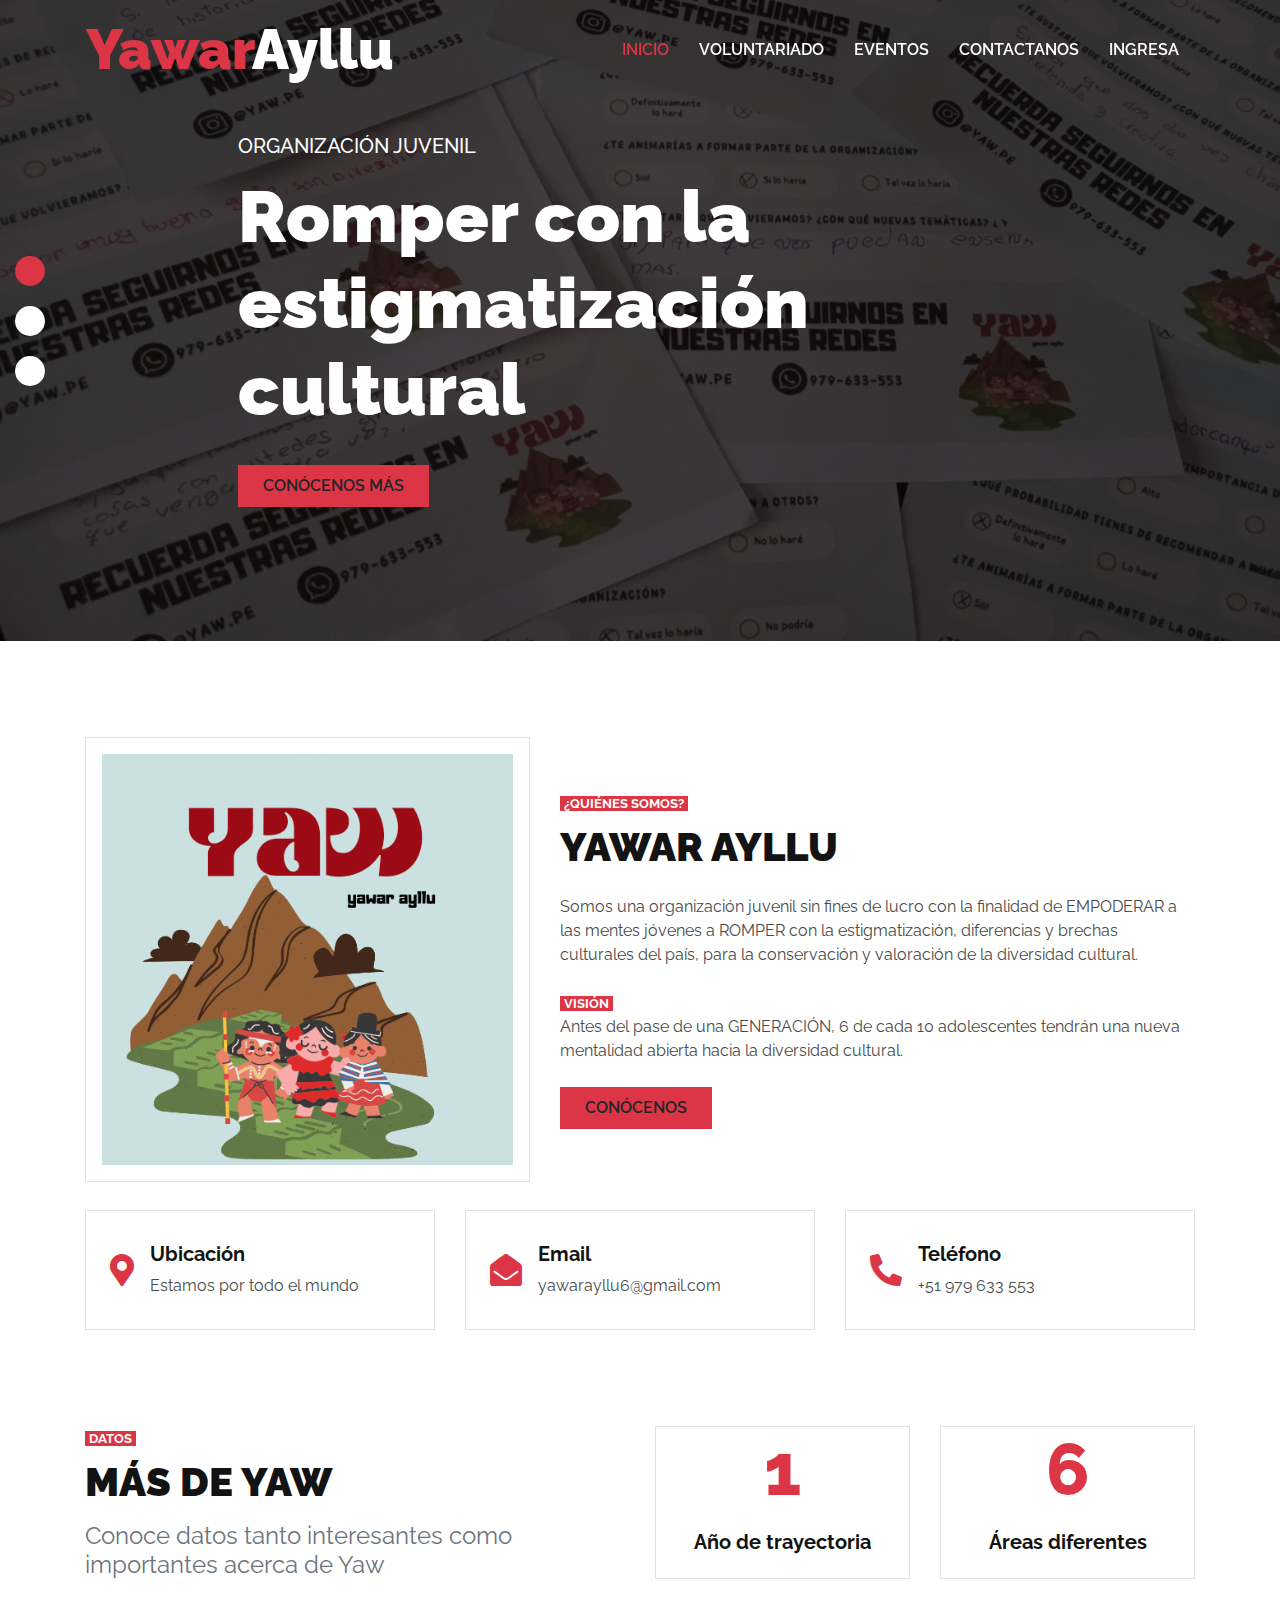
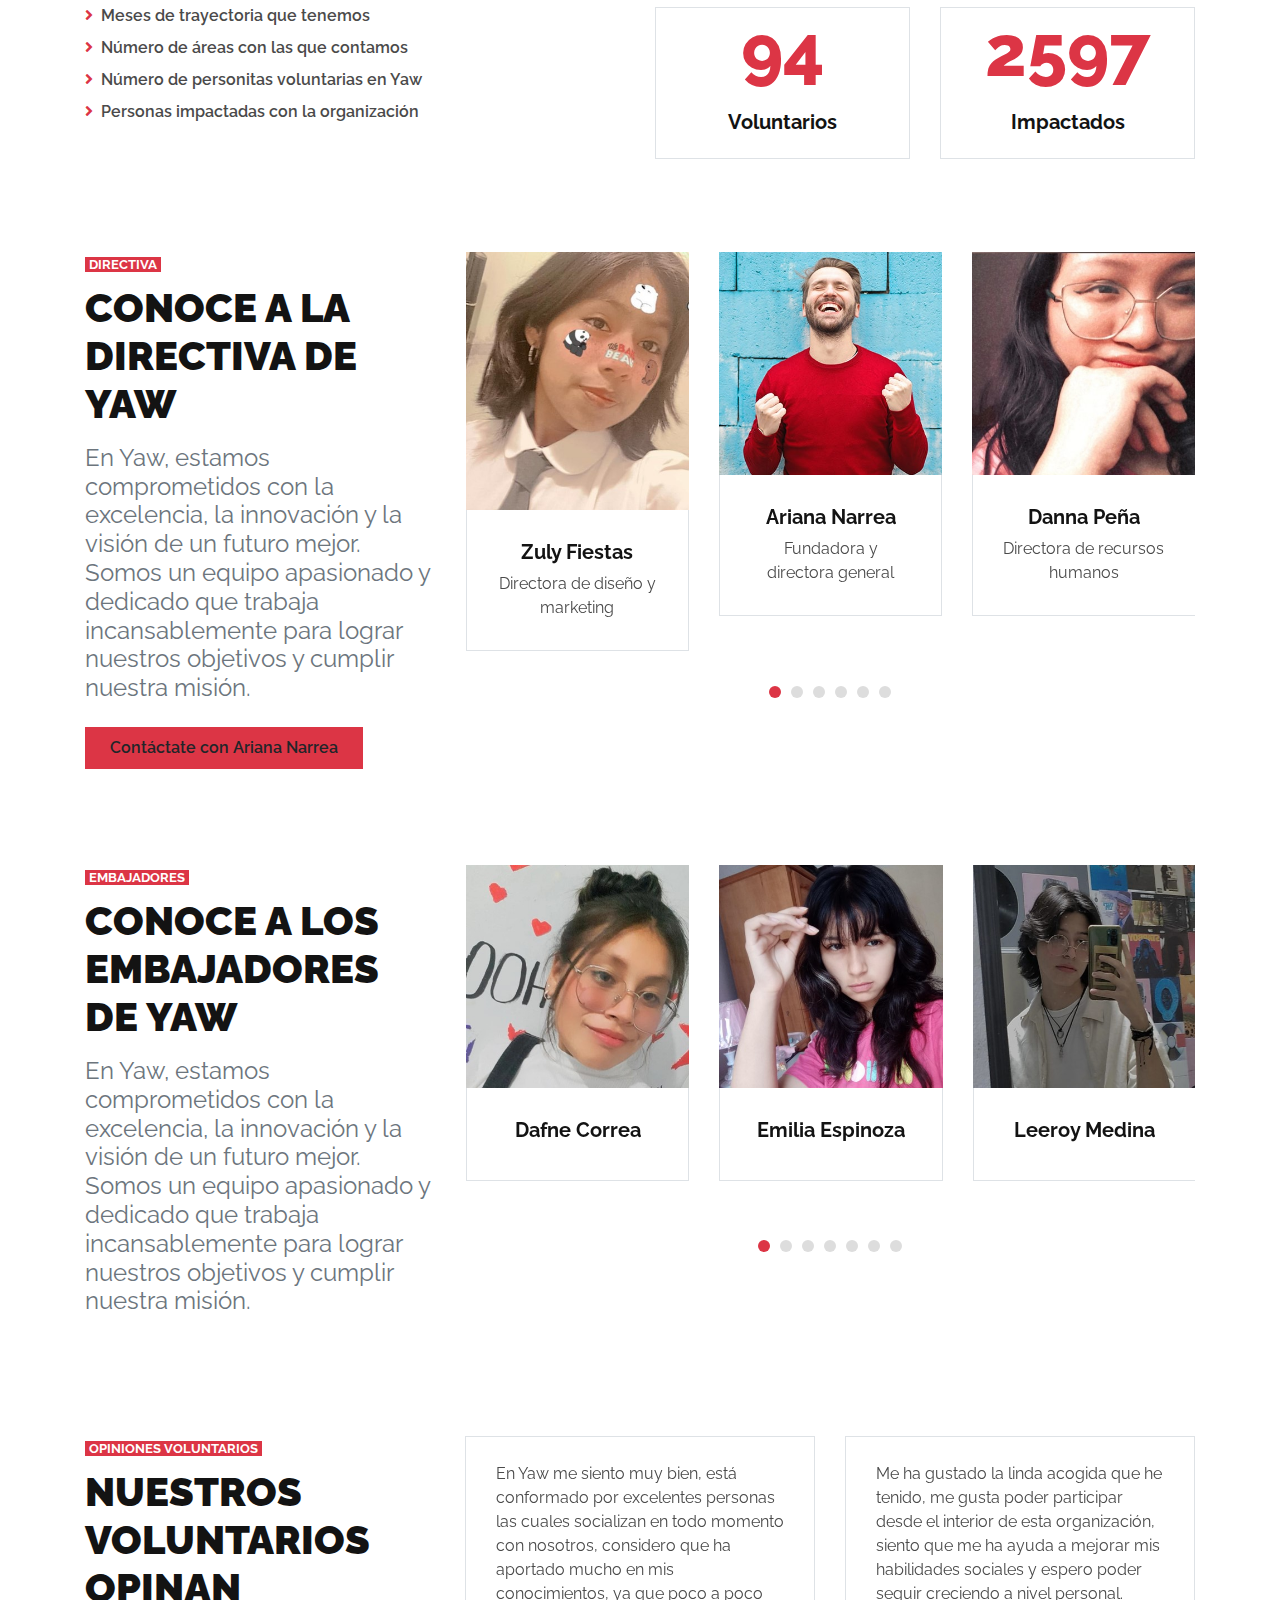
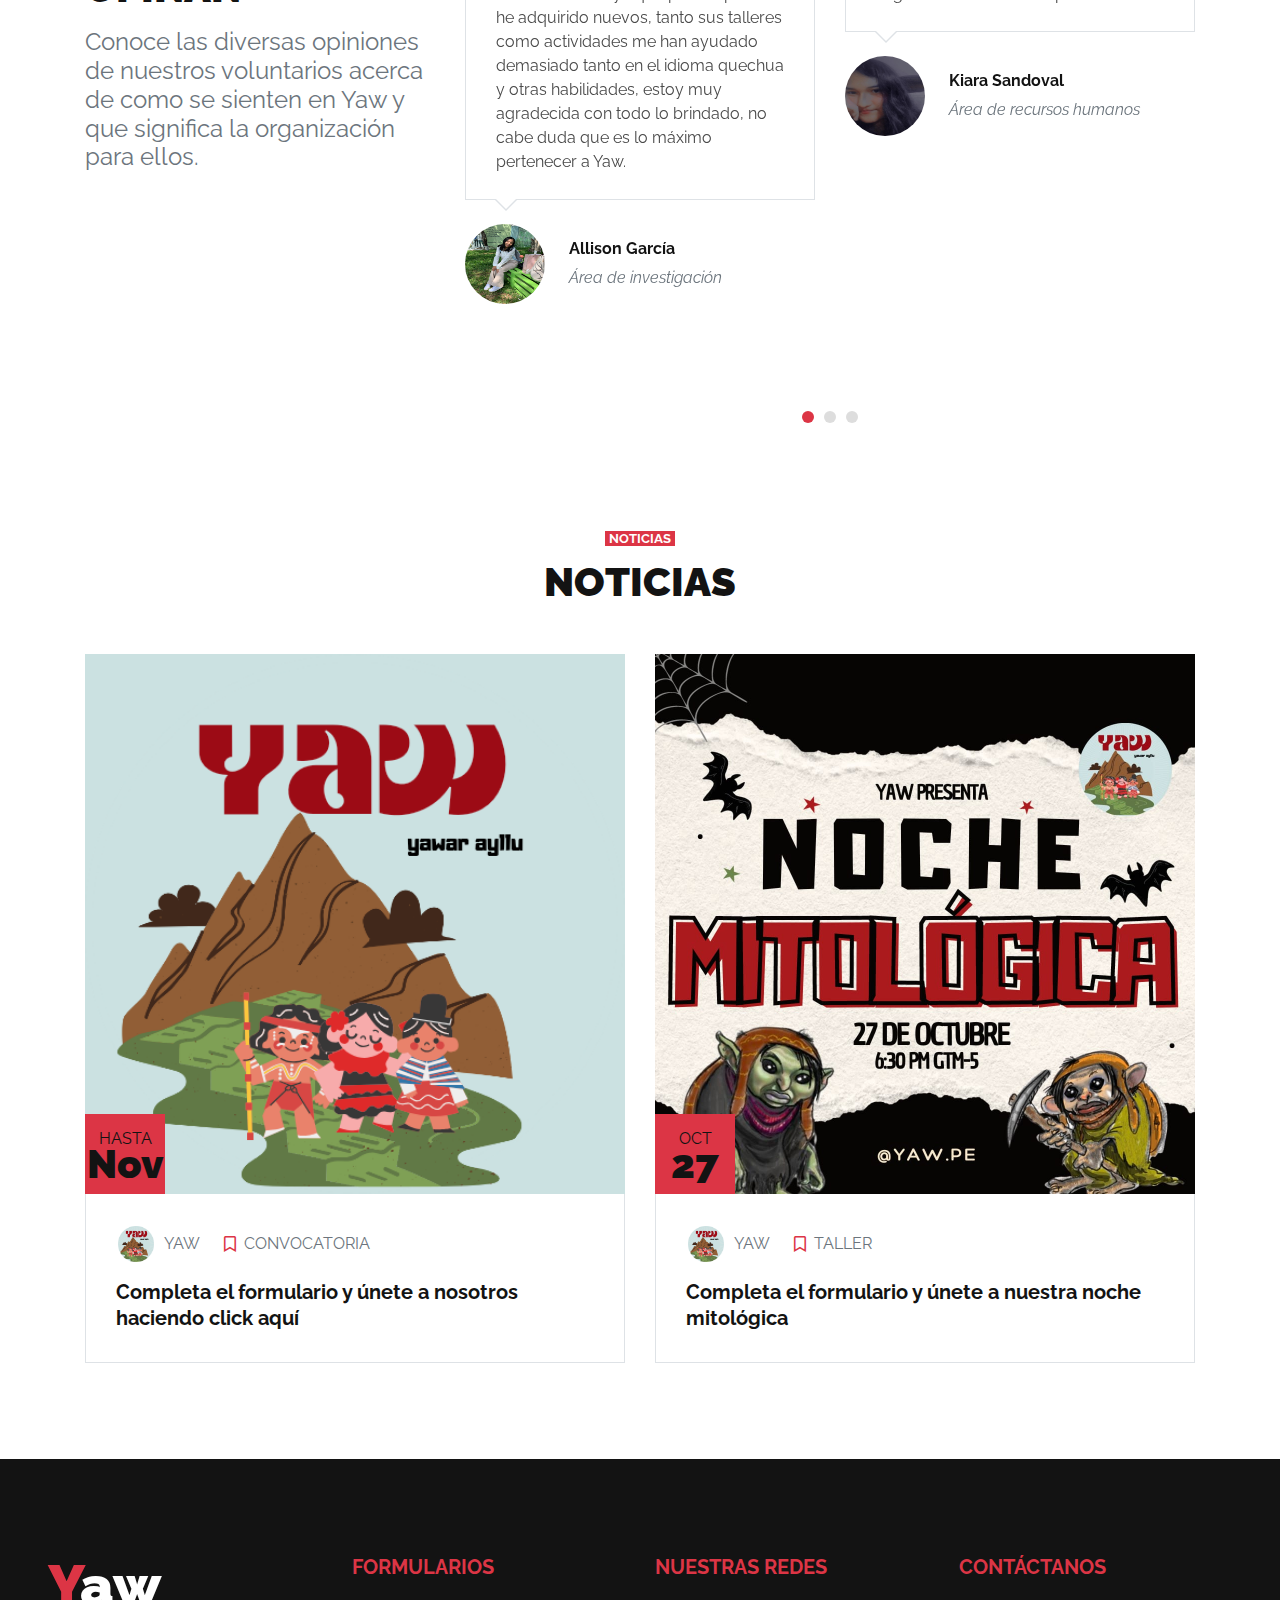
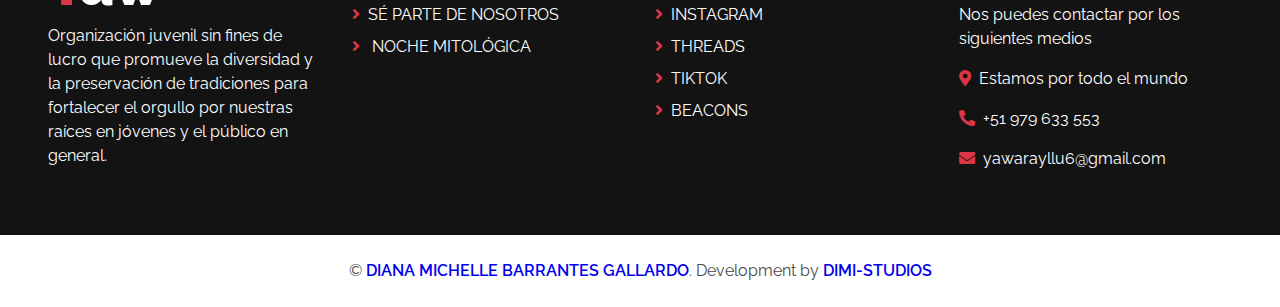
<file: index.html>
<!DOCTYPE html>
<html lang="en">

<head>
    <meta charset="utf-8">
    <title>YAW - INICIO</title>
    <meta content="width=device-width, initial-scale=1.0" name="viewport">
    <meta content="YAWAR AYLLU" name="keywords">
    <meta content="YAWAR AYLLU" name="description">

    <!-- Favicon -->
    <link href="img/LOGO REDONDO YAW .png" rel="icon">

    <!-- Google Web Fonts -->
    <link rel="preconnect" href="https://fonts.gstatic.com">
    <link href="https://fonts.googleapis.com/css2?family=Raleway:wght@400;500;600;700;800;900&display=swap" rel="stylesheet"> 

    <!-- Font Awesome -->
    <link href="https://cdnjs.cloudflare.com/ajax/libs/font-awesome/5.15.0/css/all.min.css" rel="stylesheet">

    <!-- Libraries Stylesheet -->
    <link href="lib/owlcarousel/assets/owl.carousel.min.css" rel="stylesheet">

    <!-- Customized Bootstrap Stylesheet -->
    <link href="css/style.css" rel="stylesheet">
</head>

<body>
    <!-- Navbar Start -->
    <div class="container-fluid nav-bar p-0">
        <div class="container-lg p-0">
            <nav class="navbar navbar-expand-lg bg-secondary navbar-dark">
                <a href="index.html" class="navbar-brand">
                    <h1 class="m-0 text-white display-4"><span class="text-primary">Yawar</span><span class="text-primary"></span>Ayllu</h1>
                </a>
                <button type="button" class="navbar-toggler" data-toggle="collapse" data-target="#navbarCollapse">
                    <span class="navbar-toggler-icon"></span>
                </button>
                <div class="collapse navbar-collapse justify-content-between" id="navbarCollapse">
                    <div class="navbar-nav ml-auto py-0">
                        <a href="index.html" class="nav-item nav-link active">INICIO</a>
                        <a href="volunteering.html" class="nav-item nav-link">VOLUNTARIADO</a>
                        <a href="pricing.html" class="nav-item nav-link">EVENTOS</a>
                        <a href="https://beacons.ai/yawarayllu?fbclid=PAAaZJTN8qBzVwkllL8dKziM0c5r5MJMr17e97gynkjw7DYdAzzLaD60fQUOA" class="nav-item nav-link">CONTACTANOS</a>
                        <a href="login.html" class="nav-item nav-link">INGRESA</a>    
                    </div>
                </div>
            </nav>
        </div>
    </div>
    <!-- Navbar End -->


    <!-- Carousel Start -->
    <div class="container-fluid p-0 mb-5">
        <div id="header-carousel" class="carousel slide carousel-fade" data-ride="carousel">
            <ol class="carousel-indicators">
                <li data-target="#header-carousel" data-slide-to="0" class="active"></li>
                <li data-target="#header-carousel" data-slide-to="1"></li>
                <li data-target="#header-carousel" data-slide-to="2"></li>
            </ol>
            <div class="carousel-inner">
                <div class="carousel-item active">
                    <img class="img-fluid" src="img/carousel-1.jpg" alt="Image">
                    <div class="carousel-caption d-flex align-items-center justify-content-center">
                        <div class="p-5" style="width: 100%; max-width: 900px;">
                            <h5 class="text-white text-uppercase mb-md-3">Organización juvenil</h5>
                            <h1 class="display-3 text-white mb-md-4">Romper con la estigmatización cultural</h1>
                            <a href="YAW.pdf" download="YAW-INFORMACIÓN" class="btn btn-primary py-md-2 px-md-4 font-weight-semi-bold mt-2">CONÓCENOS MÁS</a>
                        </div>
                    </div>
                </div>
                <div class="carousel-item">
                    <img class="img-fluid" src="img/carousel-2.jpg" alt="Image">
                    <div class="carousel-caption d-flex align-items-center justify-content-center">
                        <div class="p-5" style="width: 100%; max-width: 900px;">
                            <h5 class="text-white text-uppercase mb-md-3">Organización juvenil</h5>
                            <h1 class="display-3 text-white mb-md-4">Conservar y valorar la diversidad</h1>
                            <a href="YAW.pdf" download="YAW-INFORMACIÓN" class="btn btn-primary py-md-2 px-md-4 font-weight-semi-bold mt-2">CONÓCENOS MÁS</a>
                        </div>
                    </div>
                </div>
                <div class="carousel-item">
                    <img class="img-fluid" src="img/carousel-3.jpg" alt="Image">
                    <div class="carousel-caption d-flex align-items-center justify-content-center">
                        <div class="p-5" style="width: 100%; max-width: 900px;">
                            <h5 class="text-white text-uppercase mb-md-3">Organización juvenil</h5>
                            <h1 class="display-3 text-white mb-md-4">Formar una mentalidad abierta</h1>
                            <a href="YAW.pdf" download="YAW-INFORMACIÓN" class="btn btn-primary py-md-2 px-md-4 font-weight-semi-bold mt-2">CONÓCENOS MÁS</a>
                        </div>
                    </div>
                </div>
            </div>
        </div>
    </div>
    <!-- Carousel End -->


    <!-- About Start -->
    <div class="container-fluid py-5">
        <div class="container">
            <div class="row align-items-center pb-1">
                <div class="col-lg-5">
                    <img class="img-thumbnail p-3" src="img/LOGO CUADRADO YAW.png" alt="">
                </div>
                <div class="col-lg-7 mt-5 mt-lg-0">
                    <small class="bg-primary text-white text-uppercase font-weight-bold px-1">¿QUIÉNES SOMOS?</small>
                    <h1 class="mt-2 mb-4">YAWAR AYLLU</h1>
                    <p class="mb-4">Somos una organización juvenil sin fines de lucro con la finalidad de EMPODERAR a las mentes jóvenes a ROMPER con la estigmatización, diferencias y brechas culturales del país, para la conservación y valoración de la diversidad cultural.</p>
                    <small class="bg-primary text-white text-uppercase font-weight-bold px-1">VISIÓN</small>
                    <p class="mb-4">Antes del pase de una GENERACIÓN, 6 de cada 10 adolescentes tendrán una nueva mentalidad abierta hacia la diversidad cultural.</p>
                    <a href="https://beacons.ai/yawarayllu?fbclid=PAAaZJTN8qBzVwkllL8dKziM0c5r5MJMr17e97gynkjw7DYdAzzLaD60fQUOA" class="btn btn-primary py-md-2 px-md-4 font-weight-semi-bold">CONÓCENOS</a>
                </div>
            </div>
            <div class="row mt-4">
                <div class="col-md-4">
                    <div class="d-flex align-items-center border mb-4 mb-lg-0 p-4" style="height: 120px;">
                        <i class="fa fa-2x fa-map-marker-alt text-primary mr-3"></i>
                        <div class="d-flex flex-column">
                            <h5 class="font-weight-bold">Ubicación</h5>
                            <p class="m-0">Estamos por todo el mundo</p>
                        </div>
                    </div>
                </div>
                <div class="col-md-4">
                    <div class="d-flex align-items-center border mb-4 mb-lg-0 p-4" style="height: 120px;">
                        <i class="fa fa-2x fa-envelope-open text-primary mr-3"></i>
                        <div class="d-flex flex-column">
                            <h5 class="font-weight-bold">Email</h5>
                            <p class="m-0">yawarayllu6@gmail.com</p>
                        </div>
                    </div>
                </div>
                <div class="col-md-4">
                    <div class="d-flex align-items-center border mb-4 mb-lg-0 p-4" style="height: 120px;">
                        <i class="fas fa-2x fa-phone-alt text-primary mr-3"></i>
                        <div class="d-flex flex-column">
                            <h5 class="font-weight-bold">Teléfono</h5>
                            <p class="m-0">+51 979 633 553</p>
                        </div>
                    </div>
                </div>
            </div>
        </div>
    </div>
    <!-- About End -->

    <!-- Features Start -->
    <div class="container-fluid pt-5 pb-2">
        <div class="container">
            <div class="row">
                <div class="col-lg-6 mb-5">
                    <small class="bg-primary text-white text-uppercase font-weight-bold px-1">DATOS</small>
                    <h1 class="mt-2 mb-3">MÁS DE YAW</h1>
                    <h4 class="font-weight-normal text-muted mb-4">Conoce datos tanto interesantes como importantes acerca de Yaw</h4>
                    <div class="list-inline mb-4">
                        <p class="font-weight-semi-bold mb-2"><i class="fa fa-angle-right text-primary mr-2"></i>Meses de trayectoria que tenemos</p>
                        <p class="font-weight-semi-bold mb-2"><i class="fa fa-angle-right text-primary mr-2"></i>Número de áreas con las que contamos </p>
                        <p class="font-weight-semi-bold mb-2"><i class="fa fa-angle-right text-primary mr-2"></i>Número de personitas voluntarias en Yaw</p>
                        <p class="font-weight-semi-bold mb-2"><i class="fa fa-angle-right text-primary mr-2"></i>Personas impactadas con la organización</p>
                    </div>
                    
                </div>
                <div class="col-lg-6">
                    <div class="row">
                        <div class="col-sm-6 pb-1">
                            <div class="d-flex flex-column align-items-center border px-4 mb-4">
                                <h2 class="display-3 text-primary mb-3" data-toggle="counter-up">1</h2>
                                <h5 class="font-weight-bold mb-4">Año de trayectoria</h5>
                            </div>
                        </div>
                        <div class="col-sm-6 pb-1">
                            <div class="d-flex flex-column align-items-center border px-4 mb-4">
                                <h2 class="display-3 text-primary mb-3" data-toggle="counter-up">6</h2>
                                <h5 class="font-weight-bold mb-4">Áreas diferentes</h5>
                            </div>
                        </div>
                        <div class="col-sm-6 pb-1">
                            <div class="d-flex flex-column align-items-center border px-4 mb-4">
                                <h2 class="display-3 text-primary mb-3" data-toggle="counter-up">94</h2>
                                <h5 class="font-weight-bold mb-4">Voluntarios</h5>
                            </div>
                        </div>
                        <div class="col-sm-6 pb-1">
                            <div class="d-flex flex-column align-items-center border px-4 mb-4">
                                <h2 class="display-3 text-primary mb-3" data-toggle="counter-up">2597</h2>
                                <h5 class="font-weight-bold mb-4">Impactados</h5>
                            </div>
                        </div>
                    </div>
                </div>
            </div>
        </div>
    </div>
    <!-- Features End -->


    <!-- Team Start -->
    <div class="container-fluid pt-5">
        <div class="container">
            <div class="row">
                <div class="col-lg-4 mb-5">
                    <small class="bg-primary text-white text-uppercase font-weight-bold px-1">DIRECTIVA</small>
                    <h1 class="mt-2 mb-3">CONOCE A LA DIRECTIVA DE YAW</h1>
                    <h4 class="font-weight-normal text-muted mb-4">En Yaw, estamos comprometidos con la excelencia, la innovación y la visión de un futuro mejor. Somos un equipo apasionado y dedicado que trabaja incansablemente para lograr nuestros objetivos y cumplir nuestra misión.</h4>
                    <a href="https://wa.me/51979633553" class="btn btn-primary py-md-2 px-md-4 font-weight-semi-bold">Contáctate con Ariana Narrea</a>
                </div>
                <div class="col-lg-8 mb-5">
                    <div class="owl-carousel team-carousel">
                        <div class="team-item">
                            <div class="position-relative">
                                <img class="img-fluid w-100" src="img/team-1.jpg" alt="">
                                <div class="team-overlay position-absolute d-flex align-items-center justify-content-center m-3">
                                    <div class="d-flex align-items-center justify-content-start">
                                        <a class="btn btn-outline-secondary rounded-circle text-center px-0" style="width: 38px; height: 38px;" href="#"><i class="fab fa-instagram"></i></a>
                                    </div>
                                </div>
                            </div>
                            <div class="border border-top-0 text-center" style="padding: 30px;">
                                <h5 class="font-weight-bold">Ariana Narrea</h5>
                                <span>Fundadora y directora general</span>
                            </div>
                        </div>
                        <div class="team-item">
                            <div class="position-relative">
                                <img class="img-fluid w-100" src="img/DANNA PEÑA.jpg" alt="">
                                <div class="team-overlay position-absolute d-flex align-items-center justify-content-center m-3">
                                    <div class="d-flex align-items-center justify-content-start">
                                        <a class="btn btn-outline-secondary rounded-circle text-center px-0" style="width: 38px; height: 38px;" href="#"><i class="fab fa-instagram"></i></a>
                                    </div>
                                </div>
                            </div>
                            <div class="border border-top-0 text-center" style="padding: 30px;">
                                <h5 class="font-weight-bold">Danna Peña</h5>
                                <span>Directora de recursos humanos</span>
                            </div>
                        </div>
                        <div class="team-item">
                            <div class="position-relative">
                                <img class="img-fluid w-100" src="img/MELINA PAUCAR.jpg" alt="">
                                <div class="team-overlay position-absolute d-flex align-items-center justify-content-center m-3">
                                    <div class="d-flex align-items-center justify-content-start">
                                        <a class="btn btn-outline-secondary rounded-circle text-center px-0" style="width: 38px; height: 38px;" href="#"><i class="fab fa-instagram"></i></a>
                                    </div>
                                </div>
                            </div>
                            <div class="border border-top-0 text-center" style="padding: 30px;">
                                <h5 class="font-weight-bold">Melina Paucar</h5>
                                <span>Directora de gestión de proyectos y eventos</span>
                            </div>
                        </div>
                        <div class="team-item">
                            <div class="position-relative">
                                <img class="img-fluid w-100" src="img/MAYUMI CASAS.jpg" alt="">
                                <div class="team-overlay position-absolute d-flex align-items-center justify-content-center m-3">
                                    <div class="d-flex align-items-center justify-content-start">
                                        <a class="btn btn-outline-secondary rounded-circle text-center px-0" style="width: 38px; height: 38px;" href="#"><i class="fab fa-instagram"></i></a>
                                    </div>
                                </div>
                            </div>
                            <div class="border border-top-0 text-center" style="padding: 30px;">
                                <h5 class="font-weight-bold">Mayumi Casas</h5>
                                <span>Directora de investigación</span>
                            </div>
                        </div>
                        <div class="team-item">
                            <div class="position-relative">
                                <img class="img-fluid w-100" src="img/KASSANDRA TUCO.jpg" alt="">
                                <div class="team-overlay position-absolute d-flex align-items-center justify-content-center m-3">
                                    <div class="d-flex align-items-center justify-content-start">
                                        <a class="btn btn-outline-secondary rounded-circle text-center px-0" style="width: 38px; height: 38px;" href="#"><i class="fab fa-instagram"></i></a>
                                    </div>
                                </div>
                            </div>
                            <div class="border border-top-0 text-center" style="padding: 30px;">
                                <h5 class="font-weight-bold">Kassandra Tuco</h5>
                                <span>Directora de alianzas y relaciones públicas</span>
                            </div>
                        </div>
                        <div class="team-item">
                            <div class="position-relative">
                                <img class="img-fluid w-100" src="img/ZULY FIESTAS.jpg" alt="">
                                <div class="team-overlay position-absolute d-flex align-items-center justify-content-center m-3">
                                    <div class="d-flex align-items-center justify-content-start">
                                        <a class="btn btn-outline-secondary rounded-circle text-center px-0" style="width: 38px; height: 38px;" href="#"><i class="fab fa-instagram"></i></a>
                                    </div>
                                </div>
                            </div>
                            <div class="border border-top-0 text-center" style="padding: 30px;">
                                <h5 class="font-weight-bold">Zuly Fiestas</h5>
                                <span>Directora de diseño y marketing</span>
                            </div>
                        </div>
                    </div>
                </div>
            </div>
        </div>
    </div>
    <!-- Team End -->

    <!-- Ambassadors start -->
    <div class="container-fluid pt-5">
        <div class="container">
            <div class="row">
                <div class="col-lg-4 mb-5">
                    <small class="bg-primary text-white text-uppercase font-weight-bold px-1">EMBAJADORES</small>
                    <h1 class="mt-2 mb-3">CONOCE A LOS EMBAJADORES DE YAW</h1>
                    <h4 class="font-weight-normal text-muted mb-4">En Yaw, estamos comprometidos con la excelencia, la innovación y la visión de un futuro mejor. Somos un equipo apasionado y dedicado que trabaja incansablemente para lograr nuestros objetivos y cumplir nuestra misión.</h4>
                </div>
                <div class="col-lg-8 mb-5">
                    <div class="owl-carousel team-carousel">
                        <div class="team-item">
                            <div class="position-relative">
                                <img class="img-fluid w-100" src="img/EMILIA ESPINOZA.jpg" alt="">
                                <div class="team-overlay position-absolute d-flex align-items-center justify-content-center m-3">
                                    <div class="d-flex align-items-center justify-content-start">
                                        <a class="btn btn-outline-secondary rounded-circle text-center px-0" style="width: 38px; height: 38px;" href="#"><i class="fab fa-instagram"></i></a>
                                    </div>
                                </div>
                            </div>
                            <div class="border border-top-0 text-center" style="padding: 30px;">
                                <h5 class="font-weight-bold">Emilia Espinoza</h5>
                                <span></span>
                            </div>
                        </div>
                        <div class="team-item">
                            <div class="position-relative">
                                <img class="img-fluid w-100" src="img/LEEROY MEDINA.jpg" alt="">
                                <div class="team-overlay position-absolute d-flex align-items-center justify-content-center m-3">
                                    <div class="d-flex align-items-center justify-content-start">
                                        <a class="btn btn-outline-secondary rounded-circle text-center px-0" style="width: 38px; height: 38px;" href="#"><i class="fab fa-instagram"></i></a>
                                    </div>
                                </div>
                            </div>
                            <div class="border border-top-0 text-center" style="padding: 30px;">
                                <h5 class="font-weight-bold">Leeroy Medina</h5>
                                <span></span>
                            </div>
                        </div>
                        <div class="team-item">
                            <div class="position-relative">
                                <img class="img-fluid w-100" src="img/MELANNY MUDARRA.jpg" alt="">
                                <div class="team-overlay position-absolute d-flex align-items-center justify-content-center m-3">
                                    <div class="d-flex align-items-center justify-content-start">
                                        <a class="btn btn-outline-secondary rounded-circle text-center px-0" style="width: 38px; height: 38px;" href="#"><i class="fab fa-instagram"></i></a>
                                    </div>
                                </div>
                            </div>
                            <div class="border border-top-0 text-center" style="padding: 30px;">
                                <h5 class="font-weight-bold">Melanny Mudarra</h5>
                                <span></span>
                            </div>
                        </div>
                        <div class="team-item">
                            <div class="position-relative">
                                <img class="img-fluid w-100" src="img/DANNA CASANOVA.jpg" alt="">
                                <div class="team-overlay position-absolute d-flex align-items-center justify-content-center m-3">
                                    <div class="d-flex align-items-center justify-content-start">
                                        <a class="btn btn-outline-secondary rounded-circle text-center px-0" style="width: 38px; height: 38px;" href="#"><i class="fab fa-instagram"></i></a>
                                    </div>
                                </div>
                            </div>
                            <div class="border border-top-0 text-center" style="padding: 30px;">
                                <h5 class="font-weight-bold">Danna Casanova</h5>
                                <span></span>
                            </div>
                        </div>
                        <div class="team-item">
                            <div class="position-relative">
                                <img class="img-fluid w-100" src="img/ALEXANDER RIVERA.jpg" alt="">
                                <div class="team-overlay position-absolute d-flex align-items-center justify-content-center m-3">
                                    <div class="d-flex align-items-center justify-content-start">
                                        <a class="btn btn-outline-secondary rounded-circle text-center px-0" style="width: 38px; height: 38px;" href="#"><i class="fab fa-instagram"></i></a>
                                    </div>
                                </div>
                            </div>
                            <div class="border border-top-0 text-center" style="padding: 30px;">
                                <h5 class="font-weight-bold">Xander Rivera</h5>
                                <span></span>
                            </div>
                        </div>
                        <div class="team-item">
                            <div class="position-relative">
                                <img class="img-fluid w-100" src="img/SHANTAL CABRERA.jpg" alt="">
                                <div class="team-overlay position-absolute d-flex align-items-center justify-content-center m-3">
                                    <div class="d-flex align-items-center justify-content-start">
                                        <a class="btn btn-outline-secondary rounded-circle text-center px-0" style="width: 38px; height: 38px;" href="#"><i class="fab fa-instagram"></i></a>
                                    </div>
                                </div>
                            </div>
                            <div class="border border-top-0 text-center" style="padding: 30px;">
                                <h5 class="font-weight-bold">Shantal Cabrera</h5>
                                <span></span>
                            </div>
                        </div>
                        <div class="team-item">
                            <div class="position-relative">
                                <img class="img-fluid w-100" src="img/DAFNE CORREA.jpg" alt="">
                                <div class="team-overlay position-absolute d-flex align-items-center justify-content-center m-3">
                                    <div class="d-flex align-items-center justify-content-start">
                                        <a class="btn btn-outline-secondary rounded-circle text-center px-0" style="width: 38px; height: 38px;" href="#"><i class="fab fa-instagram"></i></a>
                                    </div>
                                </div>
                            </div>
                            <div class="border border-top-0 text-center" style="padding: 30px;">
                                <h5 class="font-weight-bold">Dafne Correa</h5>
                                <span></span>
                            </div>
                        </div>
                    </div>
                </div>
            </div>
        </div>
    </div>
    <!-- Ambassadors end -->


    <!-- Testimonial Start -->
    <div class="container-fluid pt-5">
        <div class="container">
            <div class="row">
                <div class="col-lg-4 mb-5">
                    <small class="bg-primary text-white text-uppercase font-weight-bold px-1">OPINIONES VOLUNTARIOS</small>
                    <h1 class="mt-2 mb-3">NUESTROS VOLUNTARIOS OPINAN</h1>
                    <h4 class="font-weight-normal text-muted mb-4">Conoce las diversas opiniones de nuestros voluntarios acerca de como se sienten en Yaw y que significa la organización para ellos.</h4>
                </div>
                <div class="col-lg-8 mb-5">
                    <div class="owl-carousel testimonial-carousel">
                        <div class="testimonial-item">
                            <div class="testimonial-text position-relative border mb-4" style="padding: 25px 30px;">
                                En Yaw me siento muy bien, está conformado por excelentes personas las cuales socializan en todo momento con nosotros, considero que ha aportado mucho en mis conocimientos, ya que poco a poco he adquirido nuevos, tanto sus talleres como actividades me han ayudado demasiado tanto en el idioma quechua y otras habilidades, estoy muy agradecida con todo lo brindado, no cabe duda que es lo máximo pertenecer a Yaw.
                            </div>
                            <div class="d-flex align-items-center">
                                <img class="img-fluid rounded-circle" src="img/ALISSON GARCÍA.jpg" style="width: 80px; height: 80px;" alt="Image">
                                <div class="pl-4">
                                    <h6 class="font-weight-bold">Allison García</h6>
                                    <i class="text-muted">Área de investigación</i>
                                </div>
                            </div>
                        </div>
                        <div class="testimonial-item">
                            <div class="testimonial-text position-relative border mb-4" style="padding: 25px 30px;">
                                Me ha gustado la linda acogida que he tenido, me gusta poder participar desde el interior de esta organización, siento que me ha ayuda a mejorar mis habilidades sociales y espero poder seguir creciendo a nivel personal.
                            </div>
                            <div class="d-flex align-items-center">
                                <img class="img-fluid rounded-circle" src="img/KIARA SANDOVAL.jpg" style="width: 80px; height: 80px;" alt="Image">
                                <div class="pl-4">
                                    <h6 class="font-weight-bold">Kiara Sandoval</h6>
                                    <i class="text-muted">Área de recursos humanos</i>
                                </div>
                            </div>
                        </div>
                        <div class="testimonial-item">
                            <div class="testimonial-text position-relative border mb-4" style="padding: 25px 30px;">
                                Me siento muy bien ya que puedo compartir con cada una de las personitas acá presentes que son un amor de igual forma por que puede aprender y disfrutar cada momento junto a ustedes.
                            </div>
                            <div class="d-flex align-items-center">
                                <img class="img-fluid rounded-circle" src="img/DIANA MEJÍA.jpg" style="width: 80px; height: 80px;" alt="Image">
                                <div class="pl-4">
                                    <h6 class="font-weight-bold">Diana Mejía</h6>
                                    <i class="text-muted">Área de gestión de proyectos y eventos</i>
                                </div>
                            </div>
                        </div>
                        <div class="testimonial-item">
                            <div class="testimonial-text position-relative border mb-4" style="padding: 25px 30px;">
                                En el poco tiempo que he estado en Yaw me ha gustado esta comunidad, esta familia, me gusta las actividades que realizan para seguir fortaleciendo al equipo y he disfrutado las actividades que he realizado, le he puesto todo mi amor.
                            </div>
                            <div class="d-flex align-items-center">
                                <img class="img-fluid rounded-circle" src="img/TATIANA ACOSTA.jpeg" style="width: 80px; height: 80px;" alt="Image">
                                <div class="pl-4">
                                    <h6 class="font-weight-bold">Tatiana Acosta</h6>
                                    <i class="text-muted">Área de diseño y marketing</i>
                                </div>
                            </div>
                        </div>
                        <div class="testimonial-item">
                            <div class="testimonial-text position-relative border mb-4" style="padding: 25px 30px;">
                                En el poco tiempo que he podido estar en Yaw y en lo que he podido interactuar con la he podido ver la alegría de las personas que componen a esta bonita familia. En este espacio se busca que todos puedan participar, es un lugar donde se guarda respeto a las diferentes opiniones y se incentiva a que más personitas se puedan unir a esta gran familia. Por la Área de investigación, he podido conocer un poco más sobre el Perú y profundizar mis conocimientos sobre mi lugar de origen. Los talleres y las reuniones son muy alegres, divertidas y sobre todo, educativas.                             </div>
                            <div class="d-flex align-items-center">
                                <img class="img-fluid rounded-circle" src="img/ANATHAZA OCHONTE.jpg" style="width: 80px; height: 80px;" alt="Image">
                                <div class="pl-4">
                                    <h6 class="font-weight-bold">Anathaza Ochonte</h6>
                                    <i class="text-muted">Área de investigación</i>
                                </div>
                            </div>
                        </div>
                        <div class="testimonial-item">
                            <div class="testimonial-text position-relative border mb-4" style="padding: 25px 30px;">
                               Agradezco a esta linda comunidad por ser tan acogedora y hacerme sentir como en mi home, realmente aunque llevo poco tiempo está llena de vida, disfruto mucho de las reuniones, además me han ayudado mucho en adquirir nuevos y buenos conocimientos, los talleres son lo máximo cada una de ellas a aportado demasiado en mí, este espacio se a convertido en mi día a día no sólo por otorgarme alegrías si no por conocer e interactuar con diferentes personitas de nuestro amado Perú y adentrarme más en la diversidad cultural.                 </div>          
                                <div class="d-flex align-items-center">
                                <img class="img-fluid rounded-circle" src="img/LIZETH MELGAREJO.jpg" style="width: 80px; height: 80px;" alt="Image">
                                <div class="pl-4">
                                    <h6 class="font-weight-bold">Lizeth Merlgarejo</h6>
                                    <i class="text-muted">Área de diseño y marketing</i>
                                </div>
                            </div>
                        </div>
                    </div>
                </div>
            </div>
        </div>
    </div>
    <!-- Testimonial End -->


    <!-- Blog Start -->
    <div class="container-fluid pt-5">
        <div class="container">
            <div class="text-center">
                <small class="bg-primary text-white text-uppercase font-weight-bold text-center px-1">NOTICIAS</small>
                <h1 class="mt-2 mb-5">NOTICIAS</h1>
            </div>
            <div class="row">
                <div class="col-md-6 mb-5">
                    <div class="position-relative">
                        <img class="img-fluid w-100" src="img/LOGO CUADRADO YAW.png" alt="">
                        <div class="position-absolute bg-primary d-flex flex-column align-items-center justify-content-center"
                            style="width: 80px; height: 80px; bottom: 0; left: 0;">
                            <h6 class="text-uppercase mt-2 mb-n2">Hasta</h6>
                            <h1 class="m-0">Nov</h1>
                        </div>
                    </div>
                    <div class="border border-top-0" style="padding: 30px;">
                        <div class="d-flex mb-3">
                            <div class="d-flex align-items-center">
                                <img class="rounded-circle" style="width: 40px; height: 40px;" src="img/LOGO REDONDO YAW .png" alt="">
                                <a class="text-muted ml-2" href="">YAW</a>
                            </div>
                            <div class="d-flex align-items-center ml-4">
                                <i class="far fa-bookmark text-primary"></i>
                                <a class="text-muted ml-2" href="">CONVOCATORIA</a>
                            </div>
                        </div>
                        <a class="h5 font-weight-bold" href="https://docs.google.com/forms/d/e/1FAIpQLSdSwESW-Xt0UFP7EiR-a9i7Ps6Qo7ovwc_W7YgEiWevde_QPw/viewform?usp=sf_link">Completa el formulario y únete a nosotros haciendo click aquí</a>
                    </div>
                </div>
                <div class="col-md-6 mb-5">
                    <div class="position-relative">
                        <img class="img-fluid w-100" src="img/NOCHE_MITOLOGICA.jpg" alt="">
                        <div class="position-absolute bg-primary d-flex flex-column align-items-center justify-content-center"
                            style="width: 80px; height: 80px; bottom: 0; left: 0;">
                            <h6 class="text-uppercase mt-2 mb-n2">Oct</h6>
                            <h1 class="m-0">27</h1>
                        </div>
                    </div>
                    <div class="border border-top-0" style="padding: 30px;">
                        <div class="d-flex mb-3">
                            <div class="d-flex align-items-center">
                                <img class="rounded-circle" style="width: 40px; height: 40px;" src="img/LOGO REDONDO YAW .png" alt="">
                                <a class="text-muted ml-2" href="">YAW</a>
                            </div>
                            <div class="d-flex align-items-center ml-4">
                                <i class="far fa-bookmark text-primary"></i>
                                <a class="text-muted ml-2" href="">TALLER</a>
                            </div>
                        </div>
                        <a class="h5 font-weight-bold" href="https://docs.google.com/forms/d/e/1FAIpQLSdLoI8xUygKdUquwp9rWYhY7iV08fKjt3jor8tDxVG0VutZGw/viewform?usp=sf_link">Completa el formulario y únete a nuestra noche mitológica</a>
                    </div>
                </div>
                
            </div>
        </div>
    </div>
    <!-- Blog End -->


    <!-- Footer Start -->
    <div class="container-fluid bg-secondary text-white mt-5 pt-5 px-sm-3 px-md-5">
        <div class="row pt-5">
            <div class="col-lg-3 col-md-6 mb-5">
                <a href="index.html" class="navbar-brand">
                    <h1 class="m-0 mt-n2 text-white display-4"><span class="text-primary">Y</span>aw<span class="text-primary"></span></h1>
                </a>
                <p>Organización juvenil sin fines de lucro que promueve la diversidad y la preservación de tradiciones para fortalecer el orgullo por nuestras raíces en jóvenes y el público en general.</p>
            </div>
            <div class="col-lg-3 col-md-6 mb-5">
                <h5 class="font-weight-bold text-primary mb-4">FORMULARIOS</h5>
                <div class="d-flex flex-column justify-content-start">
                    <a class="text-white mb-2" href="https://docs.google.com/forms/d/e/1FAIpQLSdSwESW-Xt0UFP7EiR-a9i7Ps6Qo7ovwc_W7YgEiWevde_QPw/viewform?usp=sf_link" ><i class="fa fa-angle-right text-primary mr-2"></i>SÉ PARTE DE NOSOTROS</a>
                    <a class="text-white mb-2" href="https://docs.google.com/forms/d/e/1FAIpQLSdLoI8xUygKdUquwp9rWYhY7iV08fKjt3jor8tDxVG0VutZGw/viewform"><i class="fa fa-angle-right text-primary mr-2"></i> NOCHE MITOLÓGICA </a>

                </div>
            </div>
            <div class="col-lg-3 col-md-6 mb-5">
                <h5 class="font-weight-bold text-primary mb-4">NUESTRAS REDES</h5>
                <div class="d-flex flex-column justify-content-start">
                    <a class="text-white mb-2" href="https://instagram.com/yaw.pe?igshid=NjIwNzIyMDk2Mg=="><i class="fa fa-angle-right text-primary mr-2"></i>INSTAGRAM</a>
                    <a class="text-white mb-2" href="https://www.threads.net/@yaw.pe"><i class="fa fa-angle-right text-primary mr-2"></i>THREADS</a>
                    <a class="text-white mb-2" href="https://www.tiktok.com/@yaw.pe"><i class="fa fa-angle-right text-primary mr-2"></i>TIKTOK</a>
                    <a class="text-white mb-2" href="https://beacons.ai/yawarayllu?fbclid=PAAaZJTN8qBzVwkllL8dKziM0c5r5MJMr17e97gynkjw7DYdAzzLaD60fQUOA"><i class="fa fa-angle-right text-primary mr-2"></i>BEACONS</a>
                </div>
            </div>
            <div class="col-lg-3 col-md-6 mb-5">
                <h5 class="font-weight-bold text-primary mb-4">CONTÁCTANOS</h5>
                <p>Nos puedes contactar por los siguientes medios</p>
                <p><i class="fa fa-map-marker-alt text-primary mr-2"></i>Estamos por todo el mundo      </p>
                <p><i class="fa fa-phone-alt text-primary mr-2"></i>+51 979 633 553</p>
                <p><i class="fa fa-envelope text-primary mr-2"></i>yawarayllu6@gmail.com           </p>
            </div>
        </div>
    </div> 

    <div class="container-fluid py-4 px-sm-3 px-md-5">
        <p class="m-0 text-center">
            &copy; <a class="font-weight-semi-bold" href="https://dimistudios.github.io/DIMI-STUDIOS/">DIANA MICHELLE BARRANTES GALLARDO</a>. Development by
            <a class="font-weight-semi-bold" href="https://dimistudios.github.io/DIMI-STUDIOS/">DIMI-STUDIOS</a>
        </p>
    </div>
    <!-- Footer End -->


    <!-- Back to Top -->
    <a href="#" class="btn btn-lg btn-primary back-to-top"><i class="fa fa-angle-up"></i></a>


    <!-- JavaScript Libraries -->
    <script src="https://code.jquery.com/jquery-3.4.1.min.js"></script>
    <script src="https://stackpath.bootstrapcdn.com/bootstrap/4.4.1/js/bootstrap.bundle.min.js"></script>
    <script src="lib/easing/easing.min.js"></script>
    <script src="lib/waypoints/waypoints.min.js"></script>
    <script src="lib/counterup/counterup.min.js"></script>
    <script src="lib/owlcarousel/owl.carousel.min.js"></script>

    <!-- Contact Javascript File -->
    <script src="mail/jqBootstrapValidation.min.js"></script>
    <script src="mail/contact.js"></script>

    <!-- Template Javascript -->
    <script src="js/main.js"></script>
</body>

</html>
</file>
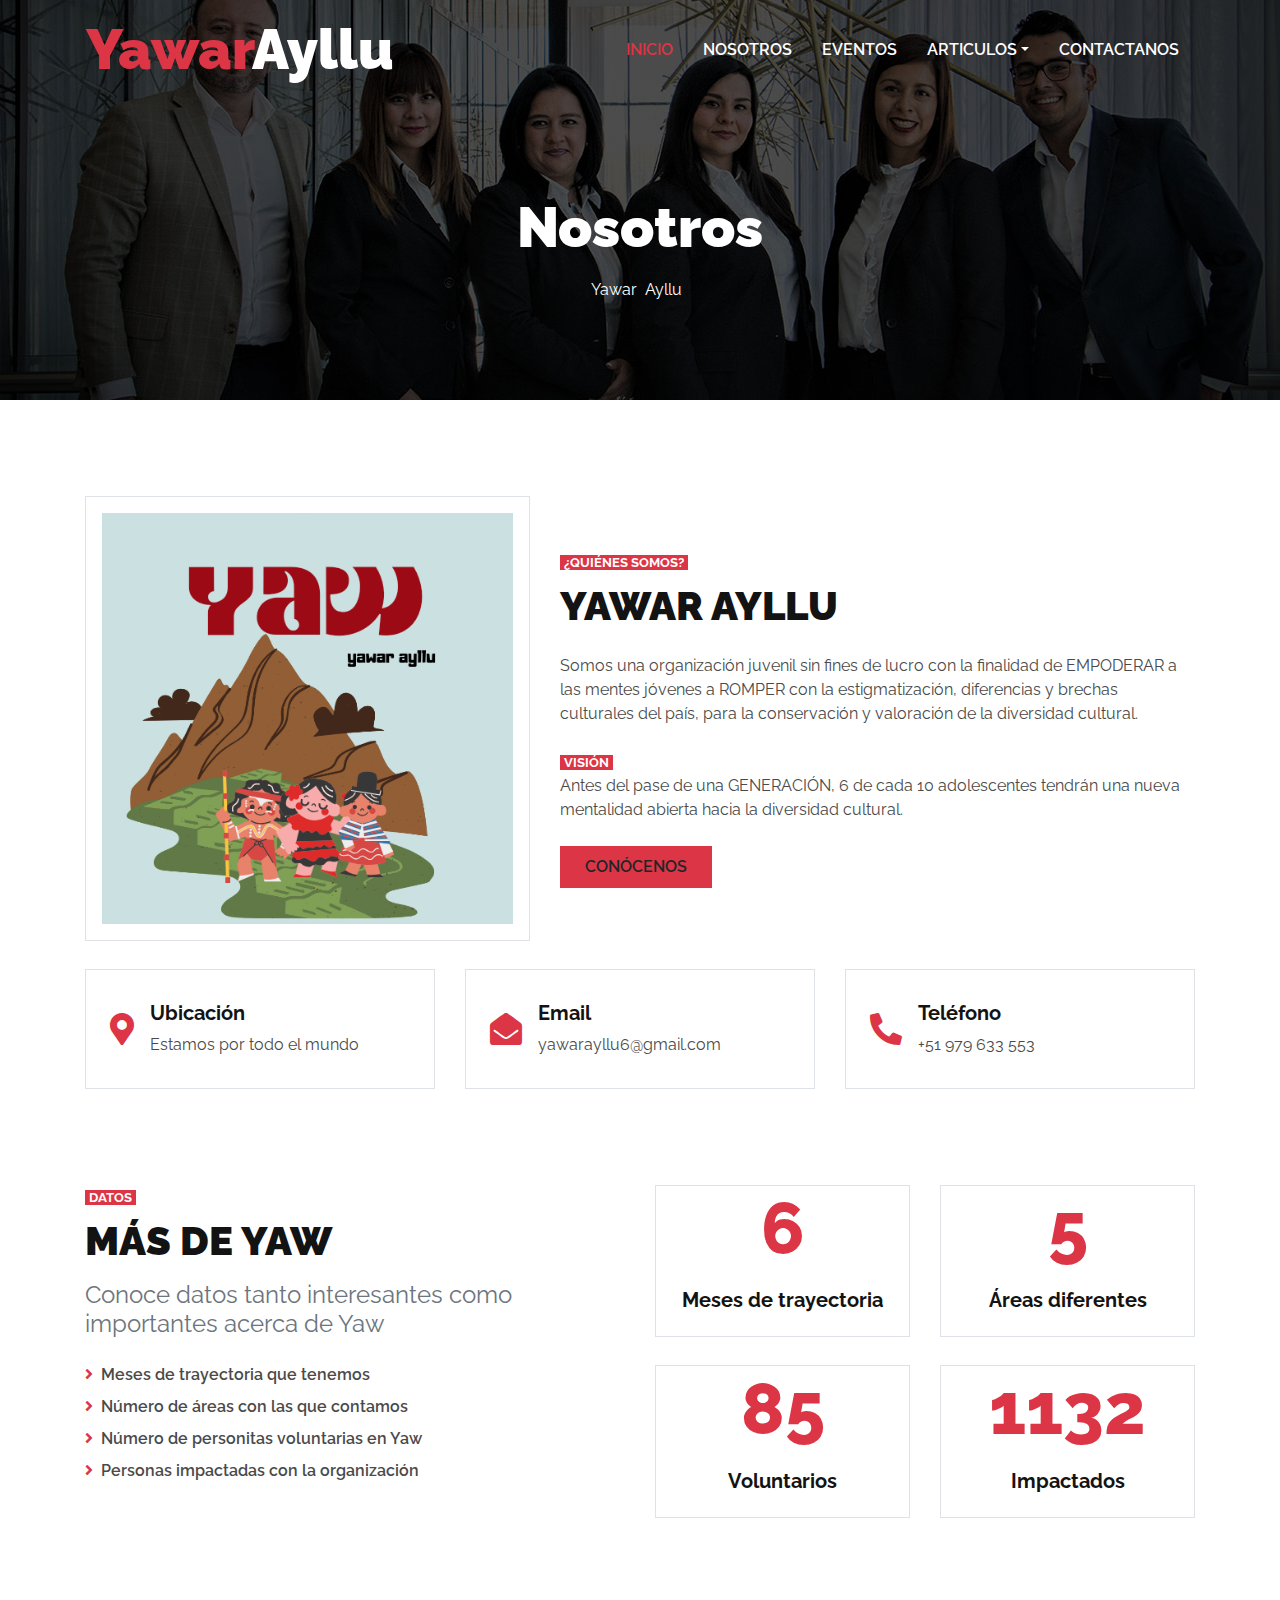
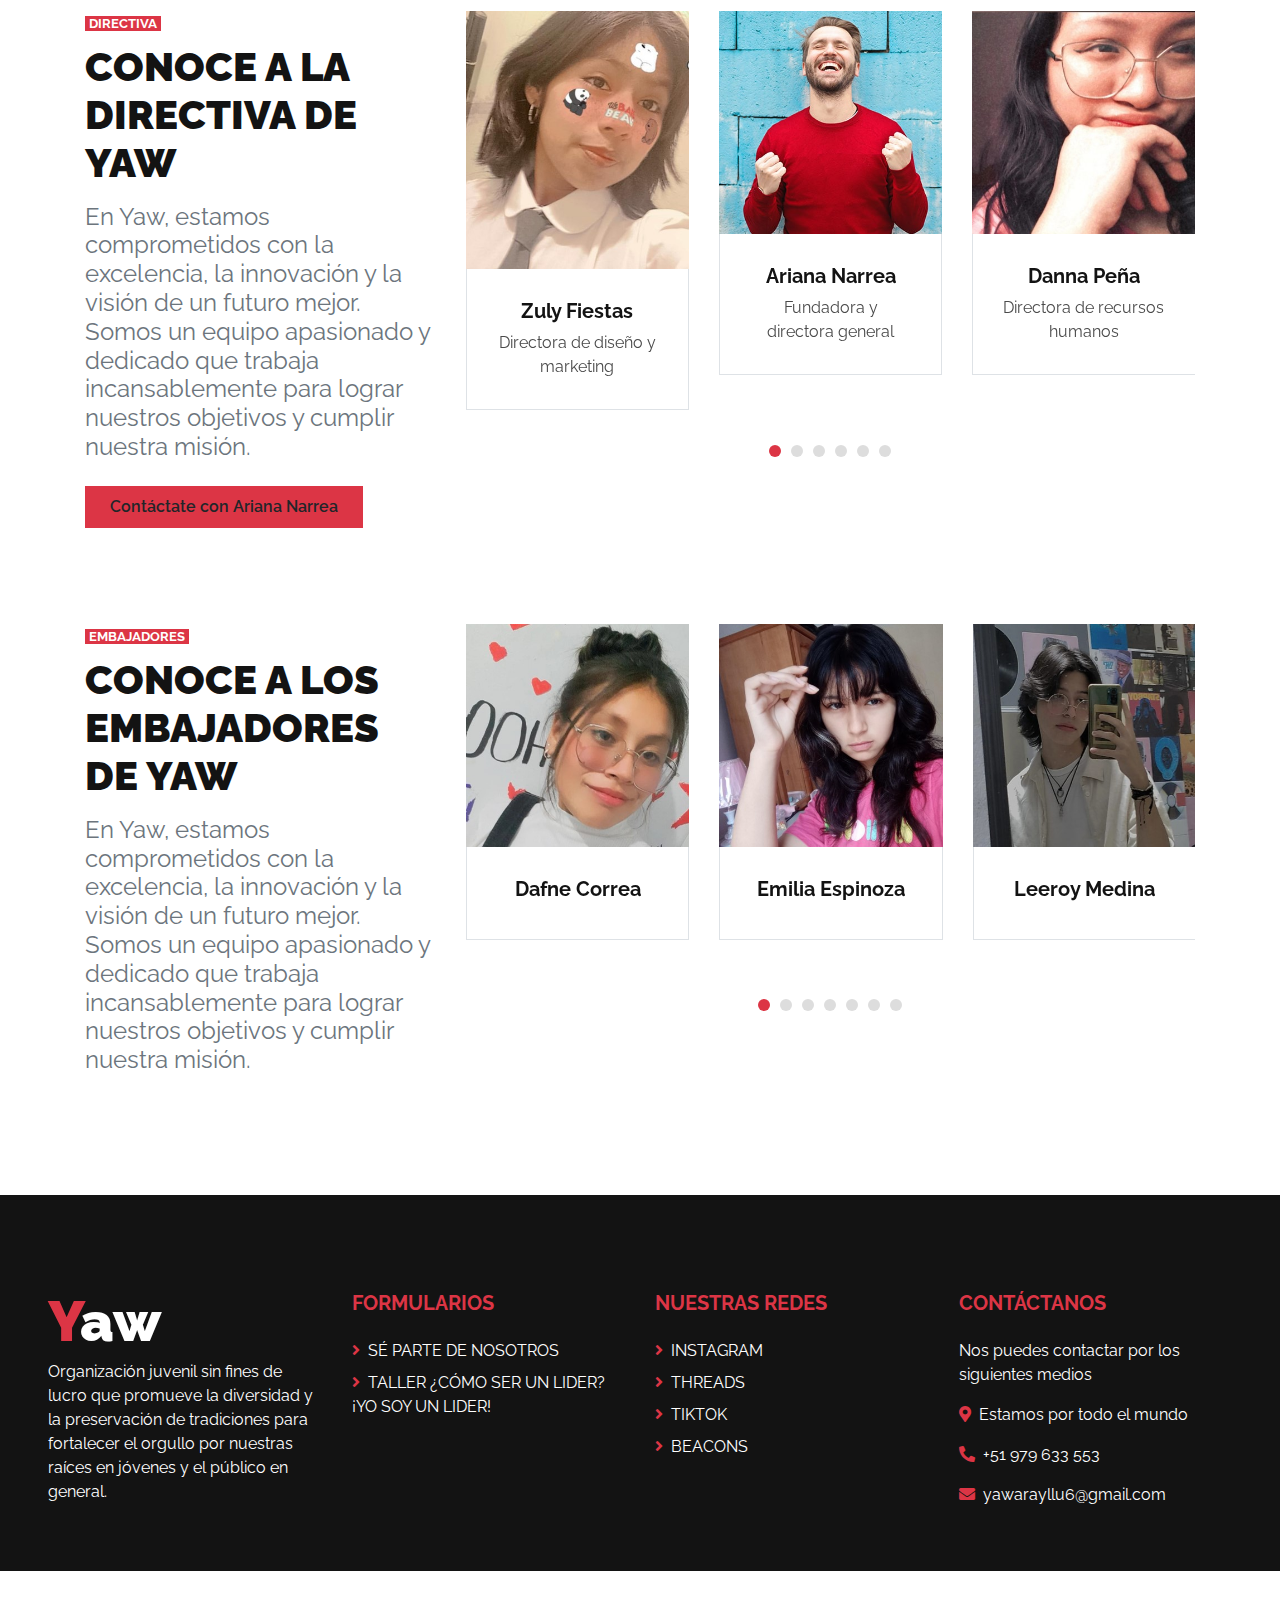
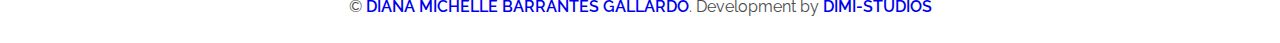
<file: about.html>
<!DOCTYPE html>
<html lang="en">

<head>
    <meta charset="utf-8">
    <title>YAW - NOSOTROS</title>
    <meta content="width=device-width, initial-scale=1.0" name="viewport">
    <meta content="Free HTML Templates" name="keywords">
    <meta content="Free HTML Templates" name="description">

    <!-- Favicon -->
    <link href="img/LOGO REDONDO YAW .png" rel="icon">

    <!-- Google Web Fonts -->
    <link rel="preconnect" href="https://fonts.gstatic.com">
    <link href="https://fonts.googleapis.com/css2?family=Raleway:wght@400;500;600;700;800;900&display=swap" rel="stylesheet"> 

    <!-- Font Awesome -->
    <link href="https://cdnjs.cloudflare.com/ajax/libs/font-awesome/5.15.0/css/all.min.css" rel="stylesheet">

    <!-- Libraries Stylesheet -->
    <link href="lib/owlcarousel/assets/owl.carousel.min.css" rel="stylesheet">

    <!-- Customized Bootstrap Stylesheet -->
    <link href="css/style.css" rel="stylesheet">
</head>

<body>
 <!-- Navbar Start -->
 <div class="container-fluid nav-bar p-0">
    <div class="container-lg p-0">
        <nav class="navbar navbar-expand-lg bg-secondary navbar-dark">
            <a href="index.html" class="navbar-brand">
                <h1 class="m-0 text-white display-4"><span class="text-primary">Yawar</span><span class="text-primary"></span>Ayllu</h1>
            </a>
            <button type="button" class="navbar-toggler" data-toggle="collapse" data-target="#navbarCollapse">
                <span class="navbar-toggler-icon"></span>
            </button>
            <div class="collapse navbar-collapse justify-content-between" id="navbarCollapse">
                <div class="navbar-nav ml-auto py-0">
                    <a href="index.html" class="nav-item nav-link active">INICIO</a>
                    <a href="about.html" class="nav-item nav-link">NOSOTROS</a>
                    <a href="pricing.html" class="nav-item nav-link">EVENTOS</a>
                    <div class="nav-item dropdown">
                        <a href="#" class="nav-link dropdown-toggle" data-toggle="dropdown">ARTICULOS</a>
                        <div class="dropdown-menu border-0 rounded-0 m-0">
                            <a href="blog.html" class="dropdown-item">GENERAL</a>
                        </div>
                    </div>
                    <a href="https://beacons.ai/yawarayllu?fbclid=PAAaZJTN8qBzVwkllL8dKziM0c5r5MJMr17e97gynkjw7DYdAzzLaD60fQUOA" class="nav-item nav-link">CONTACTANOS</a>
                </div>
            </div>
        </nav>
    </div>
</div>
<!-- Navbar End -->


    <!-- Page Header Start -->
    <div class="container-fluid page-header d-flex flex-column align-items-center justify-content-center pt-0 pt-lg-5 mb-5">
        <h1 class="display-4 text-white mb-3 mt-0 mt-lg-5">Nosotros</h1>
        <div class="d-inline-flex text-white">
            <p class="m-0"><a class="text-white" href="">Yawar</a></p>
            <p class="m-0 px-2">Ayllu</p>
            <p class="m-0"></p>
        </div>
    </div>
    <!-- Page Header Start -->


    <!-- About Start -->
    <div class="container-fluid py-5">
        <div class="container">
            <div class="row align-items-center pb-1">
                <div class="col-lg-5">
                    <img class="img-thumbnail p-3" src="img/LOGO CUADRADO YAW.png" alt="">
                </div>
                <div class="col-lg-7 mt-5 mt-lg-0">
                    <small class="bg-primary text-white text-uppercase font-weight-bold px-1">¿QUIÉNES SOMOS?</small>
                    <h1 class="mt-2 mb-4">YAWAR AYLLU</h1>
                    <p class="mb-4">Somos una organización juvenil sin fines de lucro con la finalidad de EMPODERAR a las mentes jóvenes a ROMPER con la estigmatización, diferencias y brechas culturales del país, para la conservación y valoración de la diversidad cultural.</p>
                    <small class="bg-primary text-white text-uppercase font-weight-bold px-1">VISIÓN</small>
                    <p class="mb-4">Antes del pase de una GENERACIÓN, 6 de cada 10 adolescentes tendrán una nueva mentalidad abierta hacia la diversidad cultural.</p>
                    <a href="https://beacons.ai/yawarayllu?fbclid=PAAaZJTN8qBzVwkllL8dKziM0c5r5MJMr17e97gynkjw7DYdAzzLaD60fQUOA" class="btn btn-primary py-md-2 px-md-4 font-weight-semi-bold">CONÓCENOS</a>
                </div>
            </div>
            <div class="row mt-4">
                <div class="col-md-4">
                    <div class="d-flex align-items-center border mb-4 mb-lg-0 p-4" style="height: 120px;">
                        <i class="fa fa-2x fa-map-marker-alt text-primary mr-3"></i>
                        <div class="d-flex flex-column">
                            <h5 class="font-weight-bold">Ubicación</h5>
                            <p class="m-0">Estamos por todo el mundo</p>
                        </div>
                    </div>
                </div>
                <div class="col-md-4">
                    <div class="d-flex align-items-center border mb-4 mb-lg-0 p-4" style="height: 120px;">
                        <i class="fa fa-2x fa-envelope-open text-primary mr-3"></i>
                        <div class="d-flex flex-column">
                            <h5 class="font-weight-bold">Email</h5>
                            <p class="m-0">yawarayllu6@gmail.com</p>
                        </div>
                    </div>
                </div>
                <div class="col-md-4">
                    <div class="d-flex align-items-center border mb-4 mb-lg-0 p-4" style="height: 120px;">
                        <i class="fas fa-2x fa-phone-alt text-primary mr-3"></i>
                        <div class="d-flex flex-column">
                            <h5 class="font-weight-bold">Teléfono</h5>
                            <p class="m-0">+51 979 633 553</p>
                        </div>
                    </div>
                </div>
            </div>
        </div>
    </div>
    <!-- About End -->


    <!-- Features Start -->
    <div class="container-fluid pt-5 pb-2">
        <div class="container">
            <div class="row">
                <div class="col-lg-6 mb-5">
                    <small class="bg-primary text-white text-uppercase font-weight-bold px-1">DATOS</small>
                    <h1 class="mt-2 mb-3">MÁS DE YAW</h1>
                    <h4 class="font-weight-normal text-muted mb-4">Conoce datos tanto interesantes como importantes acerca de Yaw</h4>
                    <div class="list-inline mb-4">
                        <p class="font-weight-semi-bold mb-2"><i class="fa fa-angle-right text-primary mr-2"></i>Meses de trayectoria que tenemos</p>
                        <p class="font-weight-semi-bold mb-2"><i class="fa fa-angle-right text-primary mr-2"></i>Número de áreas con las que contamos </p>
                        <p class="font-weight-semi-bold mb-2"><i class="fa fa-angle-right text-primary mr-2"></i>Número de personitas voluntarias en Yaw</p>
                        <p class="font-weight-semi-bold mb-2"><i class="fa fa-angle-right text-primary mr-2"></i>Personas impactadas con la organización</p>
                    </div>
                    
                </div>
                <div class="col-lg-6">
                    <div class="row">
                        <div class="col-sm-6 pb-1">
                            <div class="d-flex flex-column align-items-center border px-4 mb-4">
                                <h2 class="display-3 text-primary mb-3" data-toggle="counter-up">6</h2>
                                <h5 class="font-weight-bold mb-4">Meses de trayectoria</h5>
                            </div>
                        </div>
                        <div class="col-sm-6 pb-1">
                            <div class="d-flex flex-column align-items-center border px-4 mb-4">
                                <h2 class="display-3 text-primary mb-3" data-toggle="counter-up">5</h2>
                                <h5 class="font-weight-bold mb-4">Áreas diferentes</h5>
                            </div>
                        </div>
                        <div class="col-sm-6 pb-1">
                            <div class="d-flex flex-column align-items-center border px-4 mb-4">
                                <h2 class="display-3 text-primary mb-3" data-toggle="counter-up">85</h2>
                                <h5 class="font-weight-bold mb-4">Voluntarios</h5>
                            </div>
                        </div>
                        <div class="col-sm-6 pb-1">
                            <div class="d-flex flex-column align-items-center border px-4 mb-4">
                                <h2 class="display-3 text-primary mb-3" data-toggle="counter-up">1132</h2>
                                <h5 class="font-weight-bold mb-4">Impactados</h5>
                            </div>
                        </div>
                    </div>
                </div>
            </div>
        </div>
    </div>
    <!-- Features End -->


    <!-- Team Start -->
    <div class="container-fluid pt-5">
        <div class="container">
            <div class="row">
                <div class="col-lg-4 mb-5">
                    <small class="bg-primary text-white text-uppercase font-weight-bold px-1">DIRECTIVA</small>
                    <h1 class="mt-2 mb-3">CONOCE A LA DIRECTIVA DE YAW</h1>
                    <h4 class="font-weight-normal text-muted mb-4">En Yaw, estamos comprometidos con la excelencia, la innovación y la visión de un futuro mejor. Somos un equipo apasionado y dedicado que trabaja incansablemente para lograr nuestros objetivos y cumplir nuestra misión.</h4>
                    <a href="https://wa.me/51979633553" class="btn btn-primary py-md-2 px-md-4 font-weight-semi-bold">Contáctate con Ariana Narrea</a>
                </div>
                <div class="col-lg-8 mb-5">
                    <div class="owl-carousel team-carousel">
                        <div class="team-item">
                            <div class="position-relative">
                                <img class="img-fluid w-100" src="img/team-1.jpg" alt="">
                                <div class="team-overlay position-absolute d-flex align-items-center justify-content-center m-3">
                                    <div class="d-flex align-items-center justify-content-start">
                                        <a class="btn btn-outline-secondary rounded-circle text-center px-0" style="width: 38px; height: 38px;" href="#"><i class="fab fa-instagram"></i></a>
                                    </div>
                                </div>
                            </div>
                            <div class="border border-top-0 text-center" style="padding: 30px;">
                                <h5 class="font-weight-bold">Ariana Narrea</h5>
                                <span>Fundadora y directora general</span>
                            </div>
                        </div>
                        <div class="team-item">
                            <div class="position-relative">
                                <img class="img-fluid w-100" src="img/DANNA PEÑA.jpg" alt="">
                                <div class="team-overlay position-absolute d-flex align-items-center justify-content-center m-3">
                                    <div class="d-flex align-items-center justify-content-start">
                                        <a class="btn btn-outline-secondary rounded-circle text-center px-0" style="width: 38px; height: 38px;" href="#"><i class="fab fa-instagram"></i></a>
                                    </div>
                                </div>
                            </div>
                            <div class="border border-top-0 text-center" style="padding: 30px;">
                                <h5 class="font-weight-bold">Danna Peña</h5>
                                <span>Directora de recursos humanos</span>
                            </div>
                        </div>
                        <div class="team-item">
                            <div class="position-relative">
                                <img class="img-fluid w-100" src="img/MELINA PAUCAR.jpg" alt="">
                                <div class="team-overlay position-absolute d-flex align-items-center justify-content-center m-3">
                                    <div class="d-flex align-items-center justify-content-start">
                                        <a class="btn btn-outline-secondary rounded-circle text-center px-0" style="width: 38px; height: 38px;" href="#"><i class="fab fa-instagram"></i></a>
                                    </div>
                                </div>
                            </div>
                            <div class="border border-top-0 text-center" style="padding: 30px;">
                                <h5 class="font-weight-bold">Melina Paucar</h5>
                                <span>Directora de gestión de proyectos y eventos</span>
                            </div>
                        </div>
                        <div class="team-item">
                            <div class="position-relative">
                                <img class="img-fluid w-100" src="img/MAYUMI CASAS.jpg" alt="">
                                <div class="team-overlay position-absolute d-flex align-items-center justify-content-center m-3">
                                    <div class="d-flex align-items-center justify-content-start">
                                        <a class="btn btn-outline-secondary rounded-circle text-center px-0" style="width: 38px; height: 38px;" href="#"><i class="fab fa-instagram"></i></a>
                                    </div>
                                </div>
                            </div>
                            <div class="border border-top-0 text-center" style="padding: 30px;">
                                <h5 class="font-weight-bold">Mayumi Casas</h5>
                                <span>Directora de investigación</span>
                            </div>
                        </div>
                        <div class="team-item">
                            <div class="position-relative">
                                <img class="img-fluid w-100" src="img/KASSANDRA TUCO.jpg" alt="">
                                <div class="team-overlay position-absolute d-flex align-items-center justify-content-center m-3">
                                    <div class="d-flex align-items-center justify-content-start">
                                        <a class="btn btn-outline-secondary rounded-circle text-center px-0" style="width: 38px; height: 38px;" href="#"><i class="fab fa-instagram"></i></a>
                                    </div>
                                </div>
                            </div>
                            <div class="border border-top-0 text-center" style="padding: 30px;">
                                <h5 class="font-weight-bold">Kassandra Tuco</h5>
                                <span>Directora de alianzas y relaciones públicas</span>
                            </div>
                        </div>
                        <div class="team-item">
                            <div class="position-relative">
                                <img class="img-fluid w-100" src="img/ZULY FIESTAS.jpg" alt="">
                                <div class="team-overlay position-absolute d-flex align-items-center justify-content-center m-3">
                                    <div class="d-flex align-items-center justify-content-start">
                                        <a class="btn btn-outline-secondary rounded-circle text-center px-0" style="width: 38px; height: 38px;" href="#"><i class="fab fa-instagram"></i></a>
                                    </div>
                                </div>
                            </div>
                            <div class="border border-top-0 text-center" style="padding: 30px;">
                                <h5 class="font-weight-bold">Zuly Fiestas</h5>
                                <span>Directora de diseño y marketing</span>
                            </div>
                        </div>
                    </div>
                </div>
            </div>
        </div>
    </div>
    <!-- Team End -->
    
    <!-- Ambassadors start -->
    <div class="container-fluid pt-5">
        <div class="container">
            <div class="row">
                <div class="col-lg-4 mb-5">
                    <small class="bg-primary text-white text-uppercase font-weight-bold px-1">EMBAJADORES</small>
                    <h1 class="mt-2 mb-3">CONOCE A LOS EMBAJADORES DE YAW</h1>
                    <h4 class="font-weight-normal text-muted mb-4">En Yaw, estamos comprometidos con la excelencia, la innovación y la visión de un futuro mejor. Somos un equipo apasionado y dedicado que trabaja incansablemente para lograr nuestros objetivos y cumplir nuestra misión.</h4>
                </div>
                <div class="col-lg-8 mb-5">
                    <div class="owl-carousel team-carousel">
                        <div class="team-item">
                            <div class="position-relative">
                                <img class="img-fluid w-100" src="img/EMILIA ESPINOZA.jpg" alt="">
                                <div class="team-overlay position-absolute d-flex align-items-center justify-content-center m-3">
                                    <div class="d-flex align-items-center justify-content-start">
                                        <a class="btn btn-outline-secondary rounded-circle text-center px-0" style="width: 38px; height: 38px;" href="#"><i class="fab fa-instagram"></i></a>
                                    </div>
                                </div>
                            </div>
                            <div class="border border-top-0 text-center" style="padding: 30px;">
                                <h5 class="font-weight-bold">Emilia Espinoza</h5>
                                <span></span>
                            </div>
                        </div>
                        <div class="team-item">
                            <div class="position-relative">
                                <img class="img-fluid w-100" src="img/LEEROY MEDINA.jpg" alt="">
                                <div class="team-overlay position-absolute d-flex align-items-center justify-content-center m-3">
                                    <div class="d-flex align-items-center justify-content-start">
                                        <a class="btn btn-outline-secondary rounded-circle text-center px-0" style="width: 38px; height: 38px;" href="#"><i class="fab fa-instagram"></i></a>
                                    </div>
                                </div>
                            </div>
                            <div class="border border-top-0 text-center" style="padding: 30px;">
                                <h5 class="font-weight-bold">Leeroy Medina</h5>
                                <span></span>
                            </div>
                        </div>
                        <div class="team-item">
                            <div class="position-relative">
                                <img class="img-fluid w-100" src="img/MELANNY MUDARRA.jpg" alt="">
                                <div class="team-overlay position-absolute d-flex align-items-center justify-content-center m-3">
                                    <div class="d-flex align-items-center justify-content-start">
                                        <a class="btn btn-outline-secondary rounded-circle text-center px-0" style="width: 38px; height: 38px;" href="#"><i class="fab fa-instagram"></i></a>
                                    </div>
                                </div>
                            </div>
                            <div class="border border-top-0 text-center" style="padding: 30px;">
                                <h5 class="font-weight-bold">Melanny Mudarra</h5>
                                <span></span>
                            </div>
                        </div>
                        <div class="team-item">
                            <div class="position-relative">
                                <img class="img-fluid w-100" src="img/DANNA CASANOVA.jpg" alt="">
                                <div class="team-overlay position-absolute d-flex align-items-center justify-content-center m-3">
                                    <div class="d-flex align-items-center justify-content-start">
                                        <a class="btn btn-outline-secondary rounded-circle text-center px-0" style="width: 38px; height: 38px;" href="#"><i class="fab fa-instagram"></i></a>
                                    </div>
                                </div>
                            </div>
                            <div class="border border-top-0 text-center" style="padding: 30px;">
                                <h5 class="font-weight-bold">Danna Casanova</h5>
                                <span></span>
                            </div>
                        </div>
                        <div class="team-item">
                            <div class="position-relative">
                                <img class="img-fluid w-100" src="img/ALEXANDER RIVERA.jpg" alt="">
                                <div class="team-overlay position-absolute d-flex align-items-center justify-content-center m-3">
                                    <div class="d-flex align-items-center justify-content-start">
                                        <a class="btn btn-outline-secondary rounded-circle text-center px-0" style="width: 38px; height: 38px;" href="#"><i class="fab fa-instagram"></i></a>
                                    </div>
                                </div>
                            </div>
                            <div class="border border-top-0 text-center" style="padding: 30px;">
                                <h5 class="font-weight-bold">Xander Rivera</h5>
                                <span></span>
                            </div>
                        </div>
                        <div class="team-item">
                            <div class="position-relative">
                                <img class="img-fluid w-100" src="img/SHANTAL CABRERA.jpg" alt="">
                                <div class="team-overlay position-absolute d-flex align-items-center justify-content-center m-3">
                                    <div class="d-flex align-items-center justify-content-start">
                                        <a class="btn btn-outline-secondary rounded-circle text-center px-0" style="width: 38px; height: 38px;" href="#"><i class="fab fa-instagram"></i></a>
                                    </div>
                                </div>
                            </div>
                            <div class="border border-top-0 text-center" style="padding: 30px;">
                                <h5 class="font-weight-bold">Shantal Cabrera</h5>
                                <span></span>
                            </div>
                        </div>
                        <div class="team-item">
                            <div class="position-relative">
                                <img class="img-fluid w-100" src="img/DAFNE CORREA.jpg" alt="">
                                <div class="team-overlay position-absolute d-flex align-items-center justify-content-center m-3">
                                    <div class="d-flex align-items-center justify-content-start">
                                        <a class="btn btn-outline-secondary rounded-circle text-center px-0" style="width: 38px; height: 38px;" href="#"><i class="fab fa-instagram"></i></a>
                                    </div>
                                </div>
                            </div>
                            <div class="border border-top-0 text-center" style="padding: 30px;">
                                <h5 class="font-weight-bold">Dafne Correa</h5>
                                <span></span>
                            </div>
                        </div>
                    </div>
                </div>
            </div>
        </div>
    </div>
    <!-- Ambassadors end -->
    <!-- Footer Start -->
    <div class="container-fluid bg-secondary text-white mt-5 pt-5 px-sm-3 px-md-5">
        <div class="row pt-5">
            <div class="col-lg-3 col-md-6 mb-5">
                <a href="index.html" class="navbar-brand">
                    <h1 class="m-0 mt-n2 text-white display-4"><span class="text-primary">Y</span>aw<span class="text-primary"></span></h1>
                </a>
                <p>Organización juvenil sin fines de lucro que promueve la diversidad y la preservación de tradiciones para fortalecer el orgullo por nuestras raíces en jóvenes y el público en general.</p>
            </div>
            <div class="col-lg-3 col-md-6 mb-5">
                <h5 class="font-weight-bold text-primary mb-4">FORMULARIOS</h5>
                <div class="d-flex flex-column justify-content-start">
                    <a class="text-white mb-2" href="https://docs.google.com/forms/d/e/1FAIpQLSdSwESW-Xt0UFP7EiR-a9i7Ps6Qo7ovwc_W7YgEiWevde_QPw/viewform?usp=sf_link" ><i class="fa fa-angle-right text-primary mr-2"></i>SÉ PARTE DE NOSOTROS</a>
                    <a class="text-white mb-2" href="https://docs.google.com/forms/d/e/1FAIpQLSc7uqx-I0oFHQWujNlgYA-wP7lIDzr2_2aPmpAhWfOa3sV3NQ/viewform?usp=sf_linkhttps://docs.google.com/forms/d/e/1FAIpQLSc7uqx-I0oFHQWujNlgYA-wP7lIDzr2_2aPmpAhWfOa3sV3NQ/viewform?usp=sf_link"><i class="fa fa-angle-right text-primary mr-2"></i>TALLER ¿CÓMO SER UN LIDER? ¡YO SOY UN LIDER! </a>

                </div>
            </div>
            <div class="col-lg-3 col-md-6 mb-5">
                <h5 class="font-weight-bold text-primary mb-4">NUESTRAS REDES</h5>
                <div class="d-flex flex-column justify-content-start">
                    <a class="text-white mb-2" href="https://instagram.com/yaw.pe?igshid=NjIwNzIyMDk2Mg=="><i class="fa fa-angle-right text-primary mr-2"></i>INSTAGRAM</a>
                    <a class="text-white mb-2" href="https://www.threads.net/@yaw.pe"><i class="fa fa-angle-right text-primary mr-2"></i>THREADS</a>
                    <a class="text-white mb-2" href="https://www.tiktok.com/@yaw.pe"><i class="fa fa-angle-right text-primary mr-2"></i>TIKTOK</a>
                    <a class="text-white mb-2" href="https://beacons.ai/yawarayllu?fbclid=PAAaZJTN8qBzVwkllL8dKziM0c5r5MJMr17e97gynkjw7DYdAzzLaD60fQUOA"><i class="fa fa-angle-right text-primary mr-2"></i>BEACONS</a>
                </div>
            </div>
            <div class="col-lg-3 col-md-6 mb-5">
                <h5 class="font-weight-bold text-primary mb-4">CONTÁCTANOS</h5>
                <p>Nos puedes contactar por los siguientes medios</p>
                <p><i class="fa fa-map-marker-alt text-primary mr-2"></i>Estamos por todo el mundo      </p>
                <p><i class="fa fa-phone-alt text-primary mr-2"></i>+51 979 633 553</p>
                <p><i class="fa fa-envelope text-primary mr-2"></i>yawarayllu6@gmail.com           </p>
            </div>
        </div>
    </div> 

    <div class="container-fluid py-4 px-sm-3 px-md-5">
        <p class="m-0 text-center">
            &copy; <a class="font-weight-semi-bold" href="https://dimistudios.github.io/DIMI-STUDIOS/">DIANA MICHELLE BARRANTES GALLARDO</a>. Development by
            <a class="font-weight-semi-bold" href="https://dimistudios.github.io/DIMI-STUDIOS/">DIMI-STUDIOS</a>
        </p>
    </div>
    <!-- Footer End -->



    <!-- Back to Top -->
    <a href="#" class="btn btn-lg btn-primary back-to-top"><i class="fa fa-angle-up"></i></a>


    <!-- JavaScript Libraries -->
    <script src="https://code.jquery.com/jquery-3.4.1.min.js"></script>
    <script src="https://stackpath.bootstrapcdn.com/bootstrap/4.4.1/js/bootstrap.bundle.min.js"></script>
    <script src="lib/easing/easing.min.js"></script>
    <script src="lib/waypoints/waypoints.min.js"></script>
    <script src="lib/counterup/counterup.min.js"></script>
    <script src="lib/owlcarousel/owl.carousel.min.js"></script>

    <!-- Contact Javascript File -->
    <script src="mail/jqBootstrapValidation.min.js"></script>
    <script src="mail/contact.js"></script>

    <!-- Template Javascript -->
    <script src="js/main.js"></script>
</body>

</html>
</file>
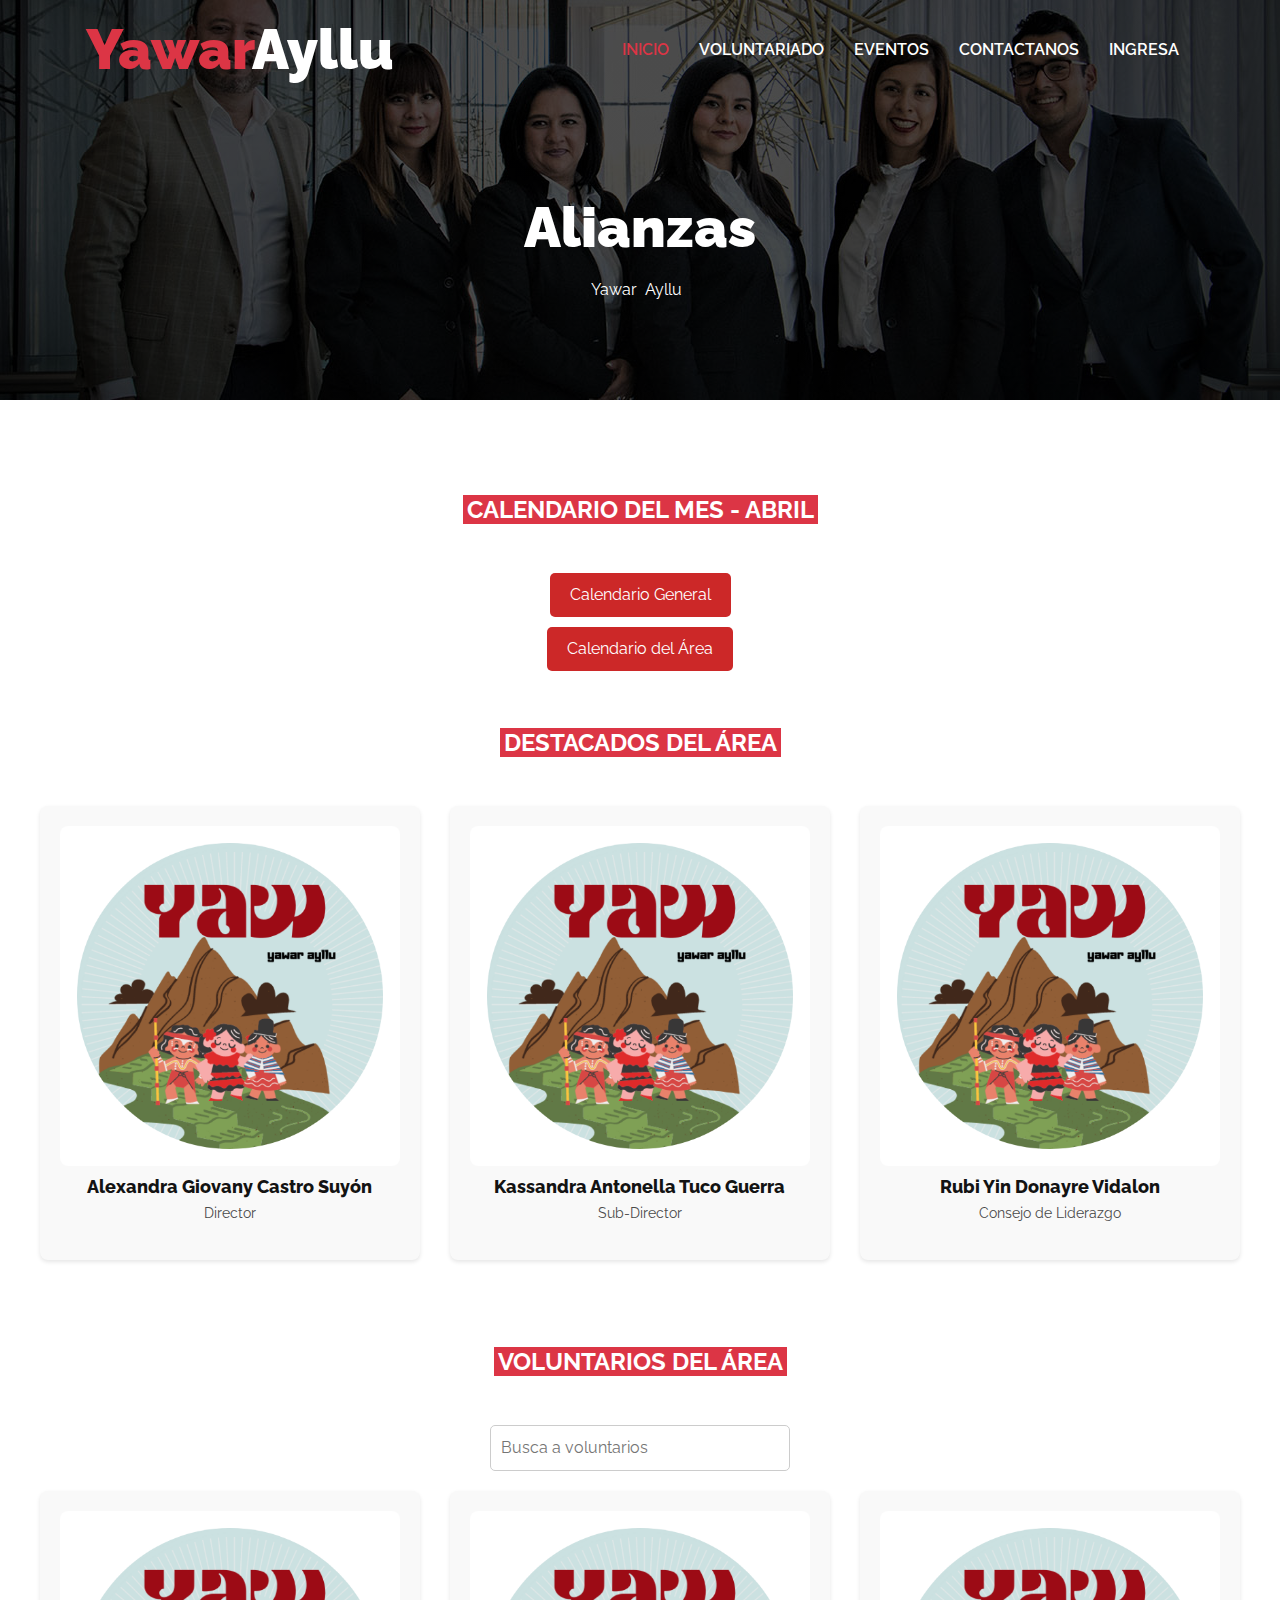
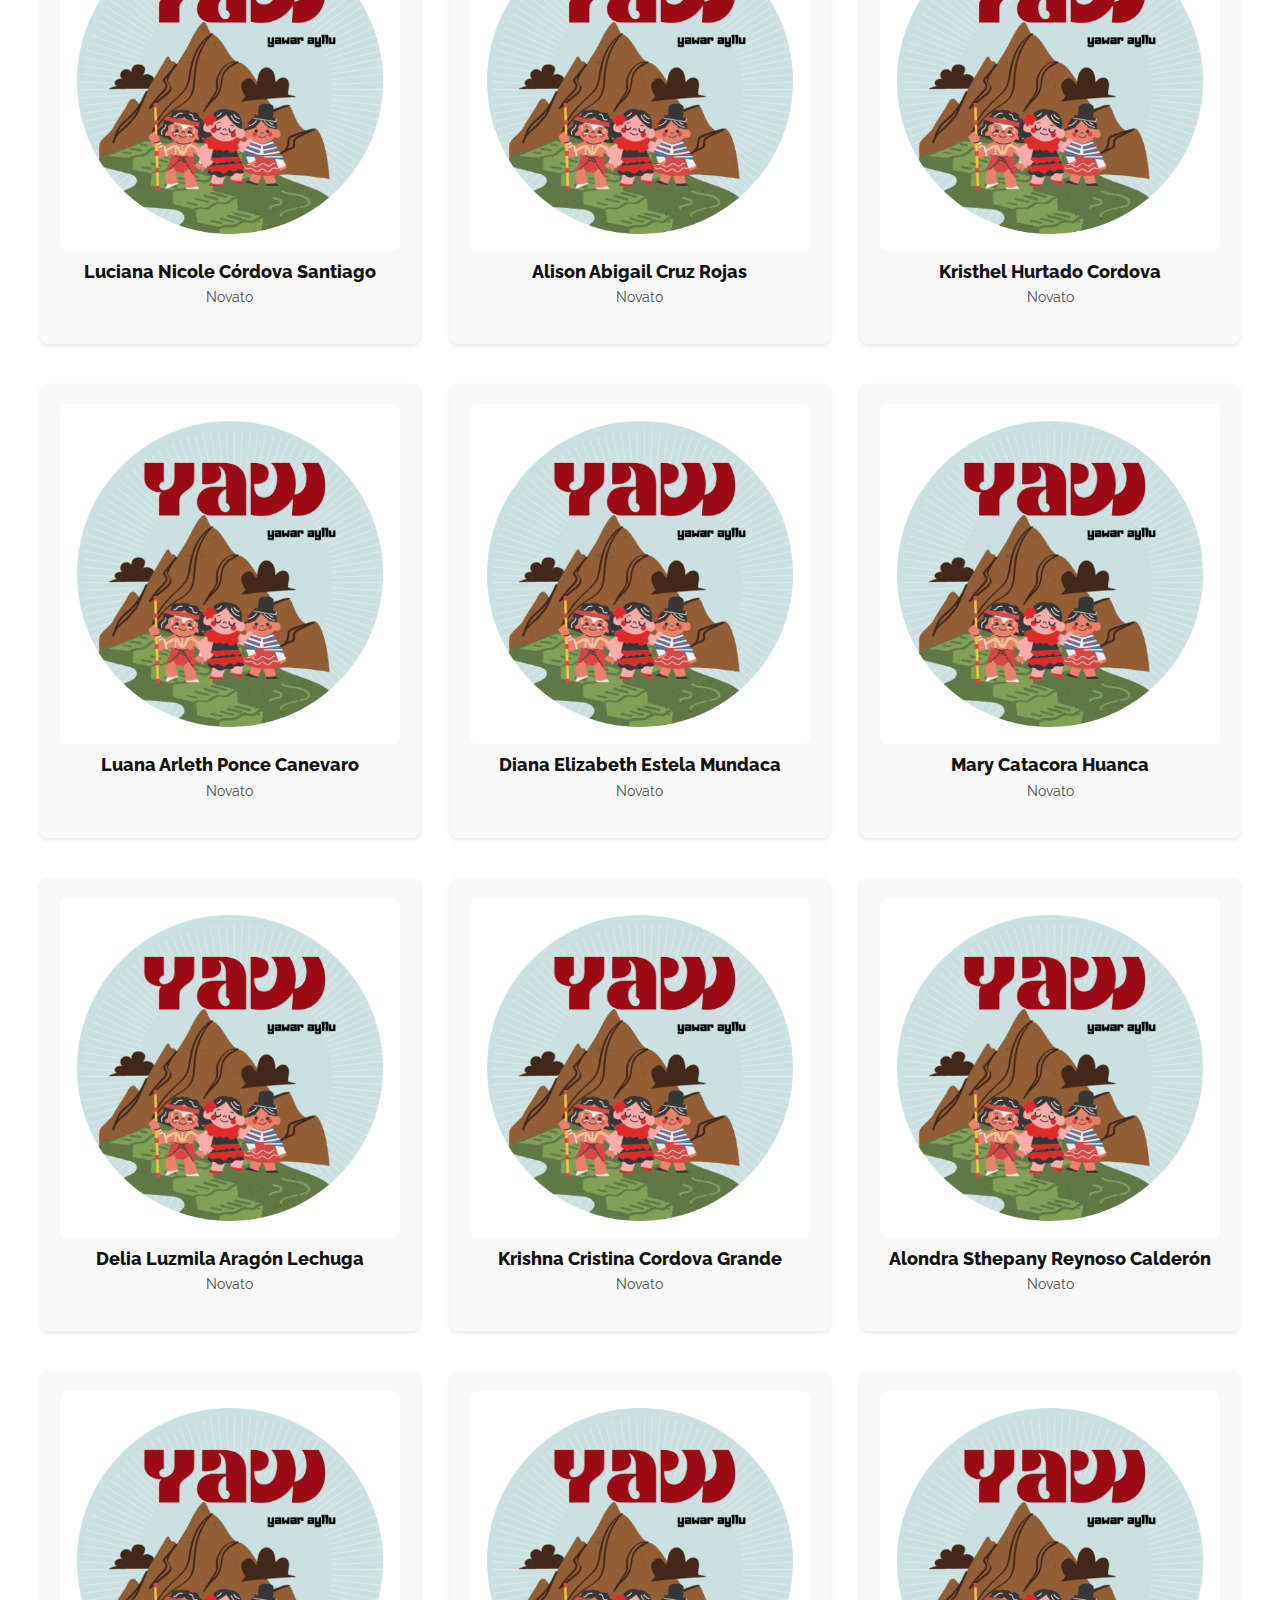
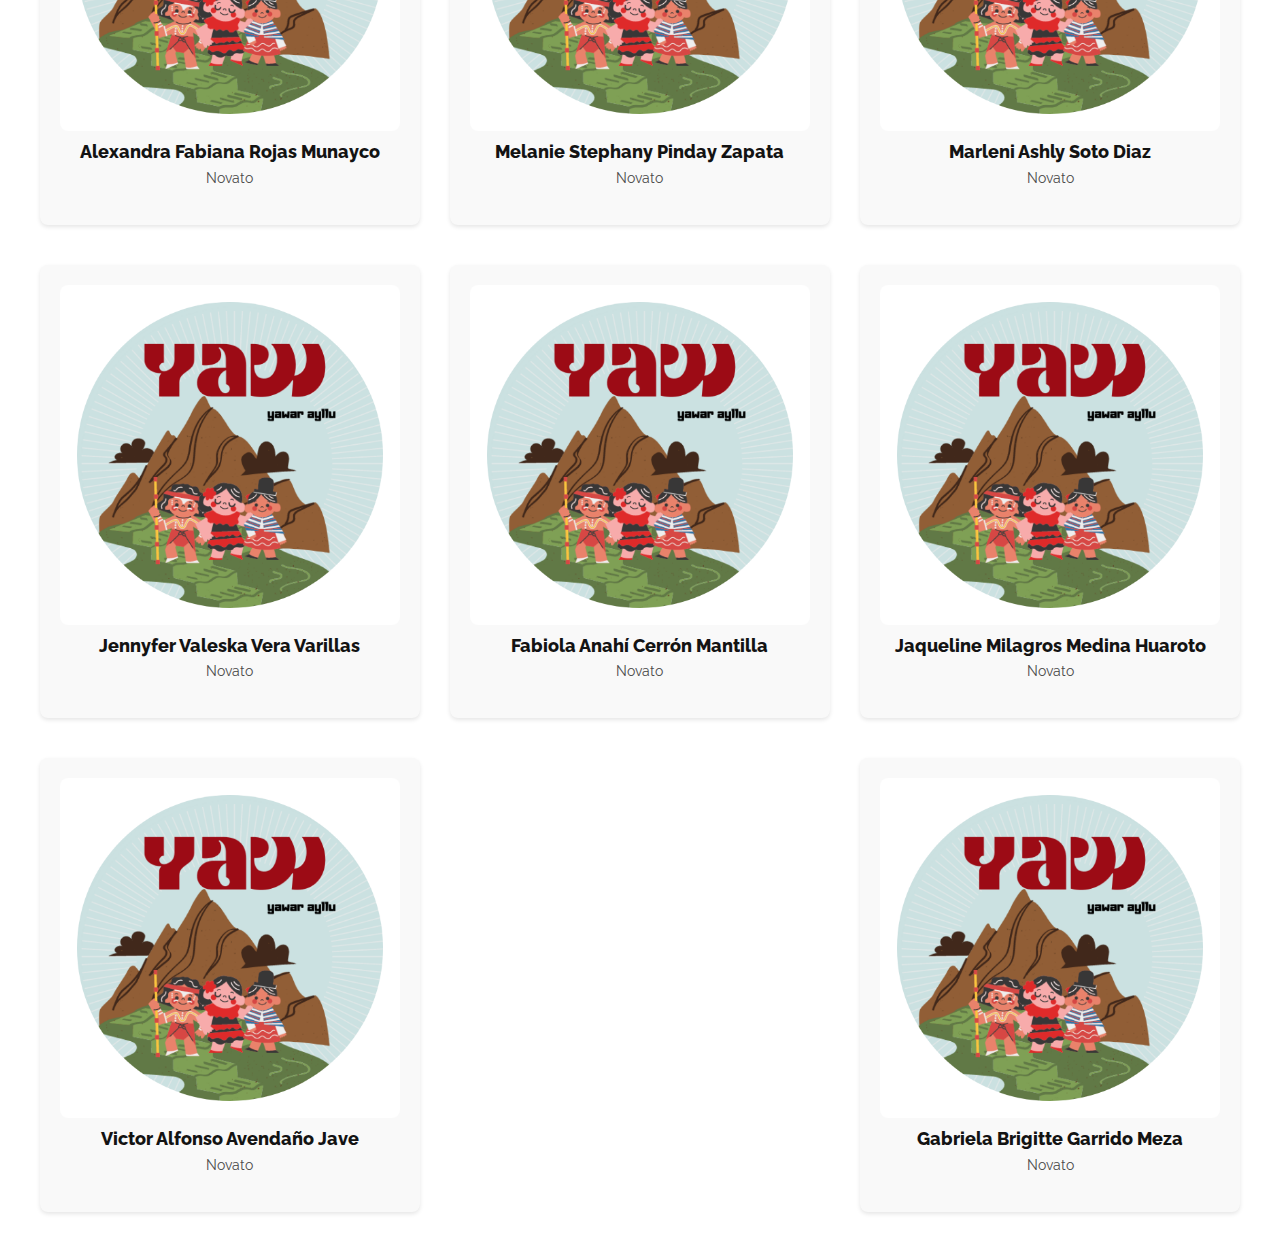
<file: alianzas.html>
<!DOCTYPE html>
<html lang="en">
<head>
  <meta charset="UTF-8">
  <meta name="viewport" content="width=device-width, initial-scale=1.0">
  <title>ALIANZAS</title>

   <!-- Favicon -->
   <link href="img/LOGO REDONDO YAW .png" rel="icon">

   <!-- Google Web Fonts -->
   <link rel="preconnect" href="https://fonts.gstatic.com">
   <link href="https://fonts.googleapis.com/css2?family=Raleway:wght@400;500;600;700;800;900&display=swap" rel="stylesheet"> 

   <!-- Font Awesome -->
   <link href="https://cdnjs.cloudflare.com/ajax/libs/font-awesome/5.15.0/css/all.min.css" rel="stylesheet">

   <!-- Libraries Stylesheet -->
   <link href="lib/owlcarousel/assets/owl.carousel.min.css" rel="stylesheet">

  <link href="css/style.css" rel="stylesheet">
  <link rel="stylesheet" href="volunteer.css">
  <link rel="stylesheet" href="calendar.css">

  <style>
    .calendar-container {
        display: none;
    }
    .show {
        display: block;
    }
    </style>
</head>
<body>
    <!-- Navbar Start -->
    <div class="container-fluid nav-bar p-0">
        <div class="container-lg p-0">
            <nav class="navbar navbar-expand-lg bg-secondary navbar-dark">
                <a href="index.html" class="navbar-brand">
                    <h1 class="m-0 text-white display-4"><span class="text-primary">Yawar</span><span class="text-primary"></span>Ayllu</h1>
                </a>
                <button type="button" class="navbar-toggler" data-toggle="collapse" data-target="#navbarCollapse">
                    <span class="navbar-toggler-icon"></span>
                </button>
                <div class="collapse navbar-collapse justify-content-between" id="navbarCollapse">
                    <div class="navbar-nav ml-auto py-0">
                        <a href="index.html" class="nav-item nav-link active">INICIO</a>
                        <a href="volunteering.html" class="nav-item nav-link">VOLUNTARIADO</a>
                        <a href="pricing.html" class="nav-item nav-link">EVENTOS</a>
                        <a href="https://beacons.ai/yawarayllu?fbclid=PAAaZJTN8qBzVwkllL8dKziM0c5r5MJMr17e97gynkjw7DYdAzzLaD60fQUOA" class="nav-item nav-link">CONTACTANOS</a>
                        <a href="login.html" class="nav-item nav-link">INGRESA</a>    
                    </div>
                </div>
            </nav>
        </div>
    </div>
    <!-- Navbar End -->
        
    <!-- Page Header Start -->
    <div class="container-fluid page-header d-flex flex-column align-items-center justify-content-center pt-0 pt-lg-5 mb-5">
        <h1 class="display-4 text-white mb-3 mt-0 mt-lg-5">Alianzas</h1>
        <div class="d-inline-flex text-white">
            <p class="m-0"><a class="text-white" href="">Yawar</a></p>
            <p class="m-0 px-2"> Ayllu</p>
            <p class="m-0"></p>
        </div>
    </div>
    <!-- Page Header Start -->

    <div class="container-fluid pt-5">
        <div class="container">
            <div class="row justify-content-center">
                <div class="col-12 col-lg-6 text-center mb-5">
                    <h4 class="d-inline bg-primary text-white text-uppercase font-weight-bold px-1">CALENDARIO DEL MES - ABRIL</h4>
                </div>
            </div>
        </div>
    </div>

    <div>
        <button onclick="showCalendar('general')">Calendario General</button>
        <button onclick="showCalendar('area')">Calendario del Área</button>
    </div>

    <div id="general-calendar" class="calendar-container">
        <!-- Aquí va el código del calendario general -->
        <div class="container-fluid pt-5">
            <div class="container">
                <div class="row justify-content-center">
                    <div class="col-12 col-lg-6 text-center mb-5">
                        <h4 class="d-inline bg-primary text-white text-uppercase font-weight-bold px-1">CALENDARIO GENERAL</h4>
                    </div>
                </div>
            </div>
        </div>

        <table>
            <tr>
                <th>Fecha</th>
                <th>Hora</th>
                <th>Descripción</th>
                <th>Acción</th>
              </tr>
              <tr>
                <td>01/04/2024</td>
                <td>-</td>
                <td>CONVOCATORIA POR ANIVERSARIO</td>
                <td><button onclick="window.location.href='https://meet.google.com/link1'">Ingresar</button></td>
              </tr>
      
              <tr>
                <td>03/04/2024</td>
                <td>A definir</td>
                <td>GESTIÓN DE PROYECTOS - REUNIÓN PROGRAMADA</td>
                <td><button onclick="window.location.href='https://meet.google.com/bvp-okgp-syd'">Ingresar</button></td>
              </tr>
      
              <tr>
                  <td>06/04/2024</td>
                  <td>A definir</td>
                  <td>ALIANZAS - REUNIÓN PROGRAMADA</td>
                  <td><button onclick="window.location.href='https://Meet.google.com/ako-wyug-tvy'">Ingresar</button></td>
              </tr>
              <tr>
                  <td>06/04/2024</td>
                  <td>A definir</td>
                  <td>DISEÑO - REUNIÓN PROGRAMADA</td>
                  <td><button onclick="window.location.href='https://meet.google.com/xzz-sgmu-wgs'">Ingresar</button></td>
              </tr>
              <tr>
                  <td>06/04/2024</td>
                  <td>A definir</td>
                  <td>INVESTIGACIÓN - REUNIÓN PROGRAMADA</td>
                  <td><button onclick="window.location.href='https://meet.google.com/tiq-wytw-tme'">Ingresar</button></td>
              </tr>
              
              <tr>
                  <td>08/04/2024</td>
                  <td>-</td>
                  <td>CELEBRANDO JUNTOS - DINÁMICAS</td> 
                  <td></td>
       
              </tr>
      
              <tr>
                  <td>09/04/2024</td>
                  <td>-</td>
                  <td>CELEBRANDO JUNTOS - DINÁMICAS</td>  
                  <td></td>
      
              </tr>
      
              <tr>
                  <td>10/04/2024</td>
                  <td>-</td>
                  <td>CELEBRANDO JUNTOS - DINÁMICAS</td> 
                  <td></td>
       
              </tr>
      
              <tr>
                  <td>11/04/2024</td>
                  <td>-</td>
                  <td>CELEBRANDO JUNTOS - CONCURSO</td>
                  <td></td>
        
              </tr>
      
              <tr>
                  <td>12/04/2024</td>
                  <td>-</td>
                  <td>BIENVENIDA A YAWIS</td>
                  <td></td>
              </tr>
              <tr>
                  <td>12/04/2024</td>
                  <td>18:00</td>
                  <td>NOCHE DE CINE</td>
                  <td><button onclick="window.location.href='https://meet.google.com/mvy-tssx-hks'">Ingresar</button></td>
              </tr>
      
              <tr>
                  <td>13/04/2024</td>
                  <td>A definir</td>
                  <td>REUNIÓN GENERAL - PREMIACIONES  </td>
                  <td><button onclick="window.location.href='https://'">Ingresar</button></td>
              </tr>
      
              <tr>
                  <td>14/04/2024</td>
                  <td>Todo el día</td>
                  <td>ANIVERSARIO YAW</td>
                  <td></td>
              </tr>
      
              <tr>
                  <td>15/04/2024</td>
                  <td>A definir</td>
                  <td>DIRECTIVA - REUNIÓN PROGRAMADA</td>
                  <td><button onclick="window.location.href='https://meet.google.com/pjp-pyib-tdy'">Ingresar</button></td>
              </tr>
      
              <tr>
                  <td>17/04/2024</td>
                  <td>A definir</td>
                  <td>GESTIÓN DE PROYECTOS - REUNIÓN PROGRAMADA</td>
                  <td><button onclick="window.location.href='https://meet.google.com/hhn-uvod-ymw'">Ingresar</button></td>
              </tr>
      
              <tr>
                  <td>18/04/2024</td>
                  <td>A definir</td>
                  <td>RECURSOS HUMANOS - REUNIÓN PROGRAMADA</td>
                  <td><button onclick="window.location.href='https://Meet.google.com/yns-qyhg-joj'">Ingresar</button></td>
              </tr>
      
              <tr>
                  <td>20/04/2024</td>
                  <td>A definir</td>
                  <td>ALIANZAS - REUNIÓN PROGRAMADA</td>
                  <td><button onclick="window.location.href='https://Meet.google.com/gmb-bgfn-fen'">Ingresar</button></td>
              </tr>
              <tr>
                  <td>20/04/2024</td>
                  <td>A definir</td>
                  <td>DISEÑO - REUNIÓN PROGRAMADA</td>
                  <td><button onclick="window.location.href='https://meet.google.com/yxp-jxjy-enq'">Ingresar</button></td>
              </tr>
              <tr>
                  <td>20/04/2024</td>
                  <td>A definir</td>
                  <td>INVESTIGACIÓN - REUNIÓN PROGRAMADA</td>
                  <td><button onclick="window.location.href='https://meet.google.com/wbd-hxnv-dfa'">Ingresar</button></td>
              </tr>
              <tr>
                  <td>20/04/2024</td>
                  <td>A definir</td>
                  <td>MARKETING - REUNIÓN PROGRAMADA</td>
                  <td><button onclick="window.location.href='https://meet.google.com/evr-auvh-gwf'">Ingresar</button></td>
              </tr>
              
              <tr>
                  <td>21/04/2024</td>
                  <td>A definir</td>
                  <td>DIRECTIVA - REUNIÓN PROGRAMADA</td>
                  <td><button onclick="window.location.href='https://Meet.google.com/ear-afqt-xcg'">Ingresar</button></td>
              </tr>
      
              <tr>
                  <td>24/04/2024</td>
                  <td>A definir</td>
                  <td>GESTIÓN DE PROYECTOS - REUNIÓN PROGRAMADA</td>
                  <td><button onclick="window.location.href='https://meet.google.com/fse-advu-yew'">Ingresar</button></td>
              </tr>
      
              <tr>
                  <td>25/05/2024</td>
                  <td>A definir</td>
                  <td>RECURSOS HUMANOS - REUNIÓN PROGRAMADA</td>
                  <td><button onclick="window.location.href='https://meet.google.com/wym-pveu-kyk'">Ingresar</button></td>
              </tr>
      
              <tr>
                  <td>27/04/2024</td>
                  <td>A definir</td>
                  <td>ALIANZAS - REUNIÓN PROGRAMADA</td>
                  <td><button onclick="window.location.href='https://Meet.google.com/tor-cfyv-zqz'">Ingresar</button></td>
              </tr>
              <tr>
                  <td>27/04/2024</td>
                  <td>A definir</td>
                  <td>DISEÑO - REUNIÓN PROGRAMADA</td>
                  <td><button onclick="window.location.href='https://Meet.google.com/mwu-yjhd-shj'">Ingresar</button></td>
              </tr>
              <tr>
                  <td>27/04/2024</td>
                  <td>A definir</td>
                  <td>INVESTIGACIÓN - REUNIÓN PROGRAMADA</td>
                  <td><button onclick="window.location.href='https://Meet.google.com/jsx-sujs-sbq'">Ingresar</button></td>
              </tr>
              <tr>
                  <td>27/04/2024</td>
                  <td>A definir</td>
                  <td>MARKETING - REUNIÓN PROGRAMADA</td>
                  <td><button onclick="window.location.href='https://Meet.google.com/jxw-cyqt-acq'">Ingresar</button></td>
              </tr>
      
              <tr>
                  <td>01/05/2024</td>
                  <td>A definir</td>
                  <td>GESTIÓN DE PROYECTOS - REUNIÓN PROGRAMADA</td>
                  <td><button onclick="window.location.href='https://meet.google.com/hnt-vatd-yrp'">Ingresar</button></td>
              </tr>
      
              <tr>
                  <td>02/05/2024</td>
                  <td>A definir</td>
                  <td>RECURSOS HUMANOS - REUNIÓN PROGRAMADA</td>
                  <td><button onclick="window.location.href='https://meet.google.com/hnt-vatd-yrp'">Ingresar</button></td>
              </tr>
      
              <tr>
                  <td>04/05/2024</td>
                  <td>A definir</td>
                  <td>ALIANZAS - REUNIÓN PROGRAMADA</td>
                  <td><button onclick="window.location.href='https://meet.google.com/xvb-tznx-cbs'">Ingresar</button></td>
              </tr>
              <tr>
                  <td>04/05/2024</td>
                  <td>A definir</td>
                  <td>DISEÑO - REUNIÓN PROGRAMADA</td>
                  <td><button onclick="window.location.href='https://Meet.google.com/hbq-wswx-byk'">Ingresar</button></td>
              </tr>
              <tr>
                  <td>04/05/2024</td>
                  <td>A definir</td>
                  <td>INVESTIGACIÓN - REUNIÓN PROGRAMADA</td>
                  <td><button onclick="window.location.href='https://meet.google.com/sxg-sawc-aei'">Ingresar</button></td>
              </tr>
              <tr>
                  <td>04/05/2024</td>
                  <td>A definir</td>
                  <td>MARKETING - REUNIÓN PROGRAMADA</td>
                  <td><button onclick="window.location.href='https://meet.google.com/qda-acfa-idx'">Ingresar</button></td>
              </tr>
        </table>
    </div>

    <div id="area-calendar" class="calendar-container">
        <!-- Aquí va el código del calendario del área -->
        <div class="container-fluid pt-5">
            <div class="container">
                <div class="row justify-content-center">
                    <div class="col-12 col-lg-6 text-center mb-5">
                        <h4 class="d-inline bg-primary text-white text-uppercase font-weight-bold px-1">CALENDARIO DEL ÁREA</h4>
                    </div>
                </div>
            </div>
        </div>

        <table>
            <tr>
                <th>Fecha</th>
                <th>Hora</th>
                <th>Descripción</th>
                <th>Acción</th>
              </tr>
      
              <tr>
                <td>01/04/2024</td>
                <td>-</td>
                <td>CONVOCATORIA POR ANIVERSARIO</td>
                <td><button onclick="window.location.href='https://meet.google.com/link1'">Ingresar</button></td>
              </tr>
      
              <tr>
                  <td>06/04/2024</td>
                  <td>A definir</td>
                  <td>ALIANZAS - REUNIÓN PROGRAMADA</td>
                  <td><button onclick="window.location.href='https://Meet.google.com/ako-wyug-tvy'">Ingresar</button></td>
              </tr>
              
              <tr>
                  <td>08/04/2024</td>
                  <td>-</td>
                  <td>CELEBRANDO JUNTOS - DINÁMICAS</td> 
                  <td></td>
       
              </tr>
      
              <tr>
                  <td>09/04/2024</td>
                  <td>-</td>
                  <td>CELEBRANDO JUNTOS - DINÁMICAS</td>  
                  <td></td>
      
              </tr>
      
              <tr>
                  <td>10/04/2024</td>
                  <td>-</td>
                  <td>CELEBRANDO JUNTOS - DINÁMICAS</td> 
                  <td></td>
       
              </tr>
      
              <tr>
                  <td>11/04/2024</td>
                  <td>-</td>
                  <td>CELEBRANDO JUNTOS - CONCURSO</td>
                  <td></td>
        
              </tr>
      
              <tr>
                  <td>12/04/2024</td>
                  <td>-</td>
                  <td>BIENVENIDA A YAWIS</td>
                  <td></td>
              </tr>
              <tr>
                  <td>12/04/2024</td>
                  <td>18:00</td>
                  <td>NOCHE DE CINE</td>
                  <td><button onclick="window.location.href='https://meet.google.com/mvy-tssx-hks'">Ingresar</button></td>
              </tr>
      
              <tr>
                  <td>13/04/2024</td>
                  <td>A definir</td>
                  <td>REUNIÓN GENERAL - PREMIACIONES  </td>
                  <td><button onclick="window.location.href='https://'">Ingresar</button></td>
              </tr>
      
              <tr>
                  <td>14/04/2024</td>
                  <td>Todo el día</td>
                  <td>ANIVERSARIO YAW</td>
                  <td></td>
              </tr>
      
              <tr>
                  <td>15/04/2024</td>
                  <td>A definir</td>
                  <td>DIRECTIVA - REUNIÓN PROGRAMADA</td>
                  <td><button onclick="window.location.href='https://meet.google.com/pjp-pyib-tdy'">Ingresar</button></td>
              </tr>
      
              <tr>
                  <td>20/04/2024</td>
                  <td>A definir</td>
                  <td>ALIANZAS - REUNIÓN PROGRAMADA</td>
                  <td><button onclick="window.location.href='https://Meet.google.com/gmb-bgfn-fen'">Ingresar</button></td>
              </tr>
              
              <tr>
                  <td>21/04/2024</td>
                  <td>A definir</td>
                  <td>DIRECTIVA - REUNIÓN PROGRAMADA</td>
                  <td><button onclick="window.location.href='https://Meet.google.com/ear-afqt-xcg'">Ingresar</button></td>
              </tr>
      
              <tr>
                  <td>27/04/2024</td>
                  <td>A definir</td>
                  <td>ALIANZAS - REUNIÓN PROGRAMADA</td>
                  <td><button onclick="window.location.href='https://Meet.google.com/tor-cfyv-zqz'">Ingresar</button></td>
              </tr>
      
              <tr>
                  <td>04/05/2024</td>
                  <td>A definir</td>
                  <td>ALIANZAS - REUNIÓN PROGRAMADA</td>
                  <td><button onclick="window.location.href='https://meet.google.com/xvb-tznx-cbs'">Ingresar</button></td>
              </tr>
      
        </table>
    </div>

    <script>
        function showCalendar(calendarType) {
            var generalCalendar = document.getElementById('general-calendar');
            var areaCalendar = document.getElementById('area-calendar');

            if (calendarType === 'general') {
                generalCalendar.classList.add('show');
                areaCalendar.classList.remove('show');
            } else if (calendarType === 'area') {
                areaCalendar.classList.add('show');
                generalCalendar.classList.remove('show');
            }
        }
    </script>


    <div class="container-fluid pt-5">
        <div class="container">
            <div class="row justify-content-center">
                <div class="col-12 col-lg-6 text-center mb-5">
                    <h4 class="d-inline bg-primary text-white text-uppercase font-weight-bold px-1">DESTACADOS DEL ÁREA</h4>
                </div>
            </div>
        </div>
    </div>

    <div class="volunteers-container">
        <div class="volunteer">
            <img src="img/LOGO REDONDO YAW .png" alt="Volunteer 4">
            <h2>Alexandra Giovany Castro Suyón</h2>
            <p>Director</p>
        </div>
        <div class="volunteer">
            <img src="img/LOGO REDONDO YAW .png" alt="Volunteer 4">
            <h2>Kassandra Antonella	Tuco Guerra</h2>
            <p>Sub-Director</p>
        </div>   
        <div class="volunteer">
            <img src="img/LOGO REDONDO YAW .png" alt="Volunteer 4">
            <h2>Rubi Yin Donayre Vidalon </h2>
            <p>Consejo de Liderazgo</p>
        </div>     
    </div>

    <div class="container-fluid pt-5">
        <div class="container">
            <div class="row justify-content-center">
                <div class="col-12 col-lg-6 text-center mb-5">
                    <h4 class="d-inline bg-primary text-white text-uppercase font-weight-bold px-1">VOLUNTARIOS DEL ÁREA</h4>
                </div>
            </div>
        </div>
    </div>

    <div class="search-container">
        <input type="text" id="searchInput" onkeyup="searchVolunteers()" placeholder="Busca a voluntarios">
    </div>

    <div class="volunteers-container">
        <div class="volunteer">
            <img src="img/LOGO REDONDO YAW .png" alt="Volunteer 1">
            <h2>Luciana	Nicole Córdova Santiago </h2>
            <p>Novato</p>
        </div>

        <div class="volunteer">
            <img src="img/LOGO REDONDO YAW .png" alt="Volunteer 2">
            <h2>Alison Abigail Cruz Rojas</h2>
            <p>Novato</p>
        </div>

        <div class="volunteer">
            <img src="img/LOGO REDONDO YAW .png" alt="Volunteer 3">
            <h2>Kristhel Hurtado Cordova</h2>
            <p>Novato</p>
        </div>

        <div class="volunteer">
            <img src="img/LOGO REDONDO YAW .png" alt="Volunteer 5">
            <h2>Luana Arleth Ponce Canevaro</h2>
            <p>Novato</p>
        </div>

        <div class="volunteer">
            <img src="img/LOGO REDONDO YAW .png" alt="Volunteer 6">
            <h2>Diana Elizabeth Estela Mundaca</h2>
            <p>Novato</p>
        </div>

        <div class="volunteer">
            <img src="img/LOGO REDONDO YAW .png" alt="Volunteer 6">
            <h2>Mary Catacora Huanca</h2>
            <p>Novato</p>
        </div>

        <div class="volunteer">
            <img src="img/LOGO REDONDO YAW .png" alt="Volunteer 6">
            <h2>Delia Luzmila Aragón Lechuga</h2>
            <p>Novato</p>
        </div>

        <div class="volunteer">
            <img src="img/LOGO REDONDO YAW .png" alt="Volunteer 6">
            <h2>Krishna Cristina Cordova Grande</h2>
            <p>Novato</p>
        </div>

        <div class="volunteer">
            <img src="img/LOGO REDONDO YAW .png" alt="Volunteer 6">
            <h2>Alondra	Sthepany Reynoso Calderón </h2>
            <p>Novato</p>
        </div>

        <div class="volunteer">
            <img src="img/LOGO REDONDO YAW .png" alt="Volunteer 6">
            <h2>Alexandra Fabiana Rojas Munayco </h2>
            <p>Novato</p>
        </div>

        <div class="volunteer">
            <img src="img/LOGO REDONDO YAW .png" alt="Volunteer 6">
            <h2>Melanie	Stephany Pinday Zapata</h2>
            <p>Novato</p>
        </div>

        <div class="volunteer">
            <img src="img/LOGO REDONDO YAW .png" alt="Volunteer 6">
            <h2>Marleni Ashly Soto Diaz</h2>
            <p>Novato</p>
        </div>

        <div class="volunteer">
            <img src="img/LOGO REDONDO YAW .png" alt="Volunteer 6">
            <h2>Jennyfer Valeska Vera Varillas</h2>
            <p>Novato</p>
        </div>

        <div class="volunteer">
            <img src="img/LOGO REDONDO YAW .png" alt="Volunteer 6">
            <h2>Fabiola Anahí Cerrón Mantilla</h2>
            <p>Novato</p>
        </div>

        <div class="volunteer">
            <img src="img/LOGO REDONDO YAW .png" alt="Volunteer 6">
            <h2>Jaqueline Milagros Medina Huaroto</h2>
            <p>Novato</p>
        </div>

        <div class="volunteer">
            <img src="img/LOGO REDONDO YAW .png" alt="Volunteer 6">
            <h2>Victor Alfonso Avendaño Jave </h2>
            <p>Novato</p>
        </div>

        <div class="volunteer">
            <img src="img/LOGO REDONDO YAW .png" alt="Volunteer 6">
            <h2>Gabriela Brigitte Garrido Meza</h2>
            <p>Novato</p>
        </div>
    </div>

    <script>
        function searchVolunteers() {
            var input = document.getElementById("searchInput").value.toUpperCase();
            var volunteers = document.getElementsByClassName("volunteer");
        
            for (var i = 0; i < volunteers.length; i++) {
                var name = volunteers[i].getElementsByTagName("h2")[0];
                var txtValue = name.textContent || name.innerText;
                if (txtValue.toUpperCase().indexOf(input) > -1) {
                    volunteers[i].style.display = "";
                } else {
                    volunteers[i].style.display = "none";
                }
            }
        }
    </script>
</body>
</html>
</file>
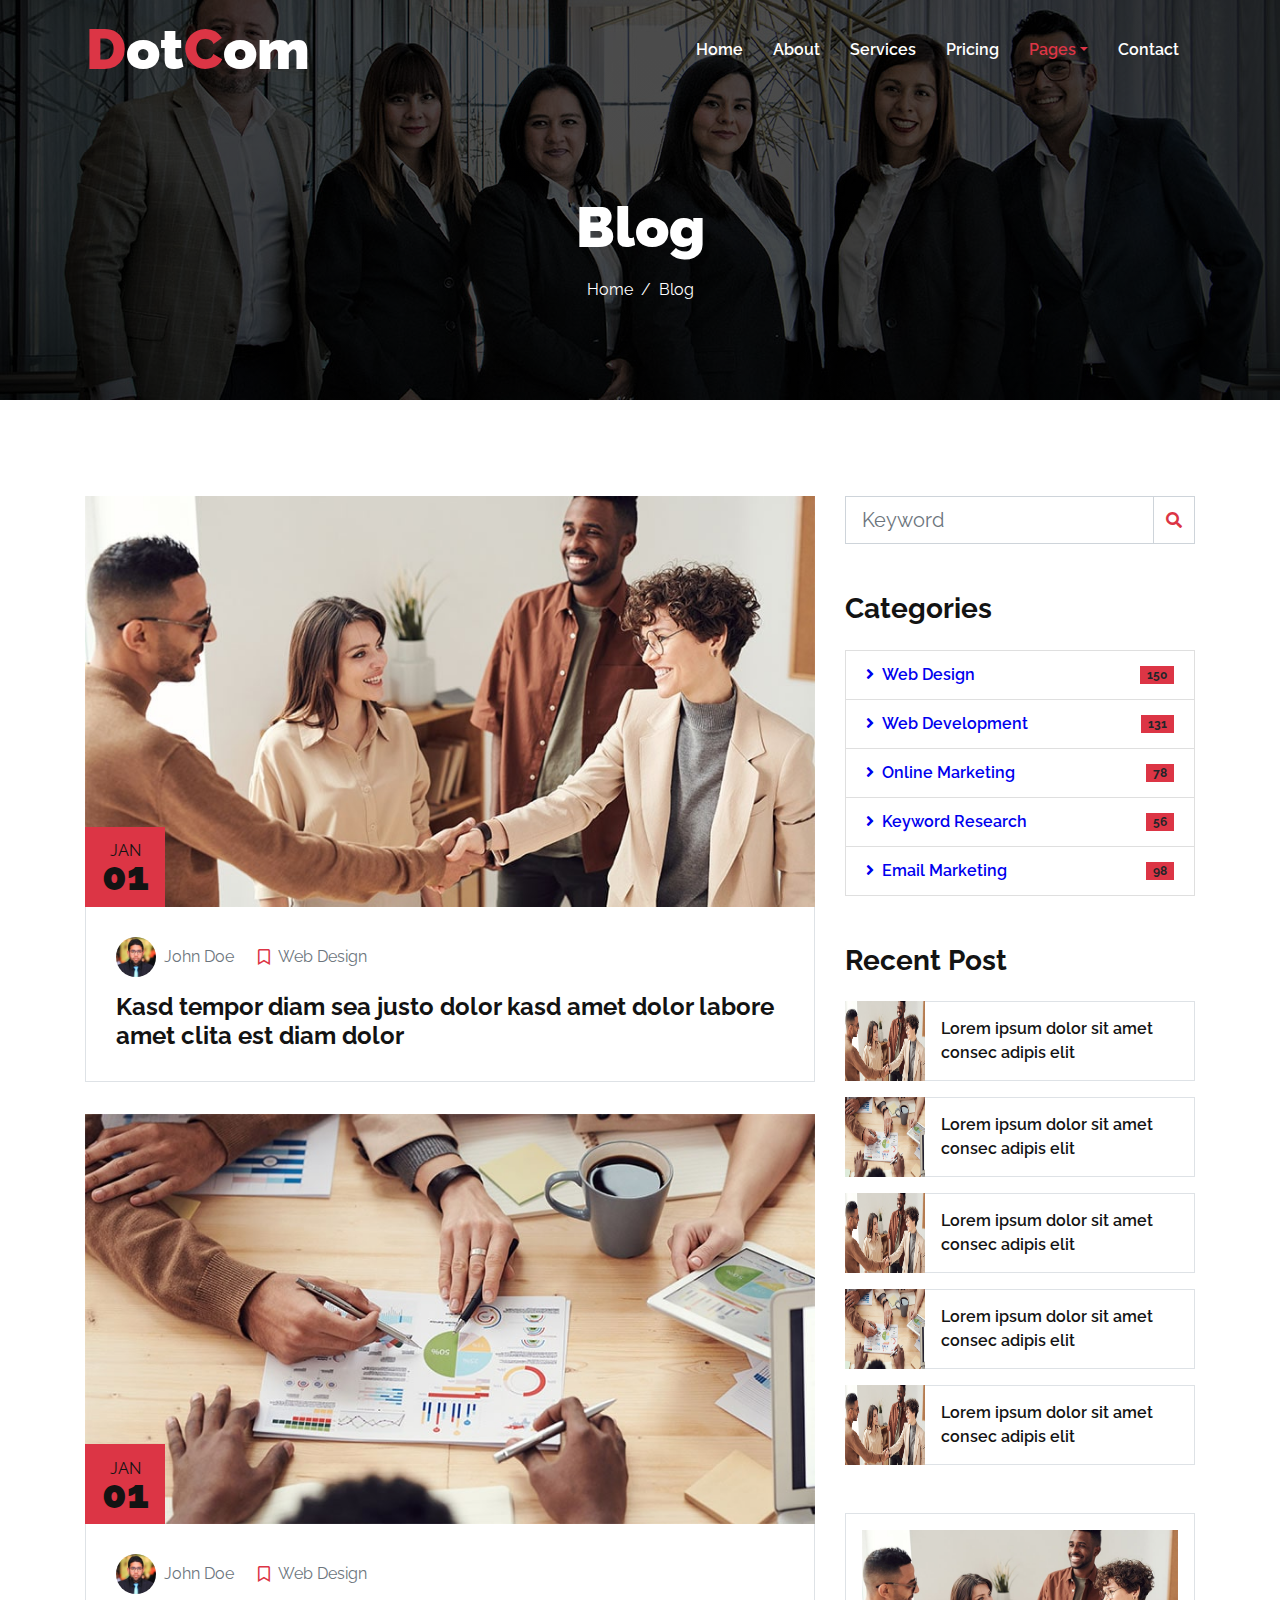
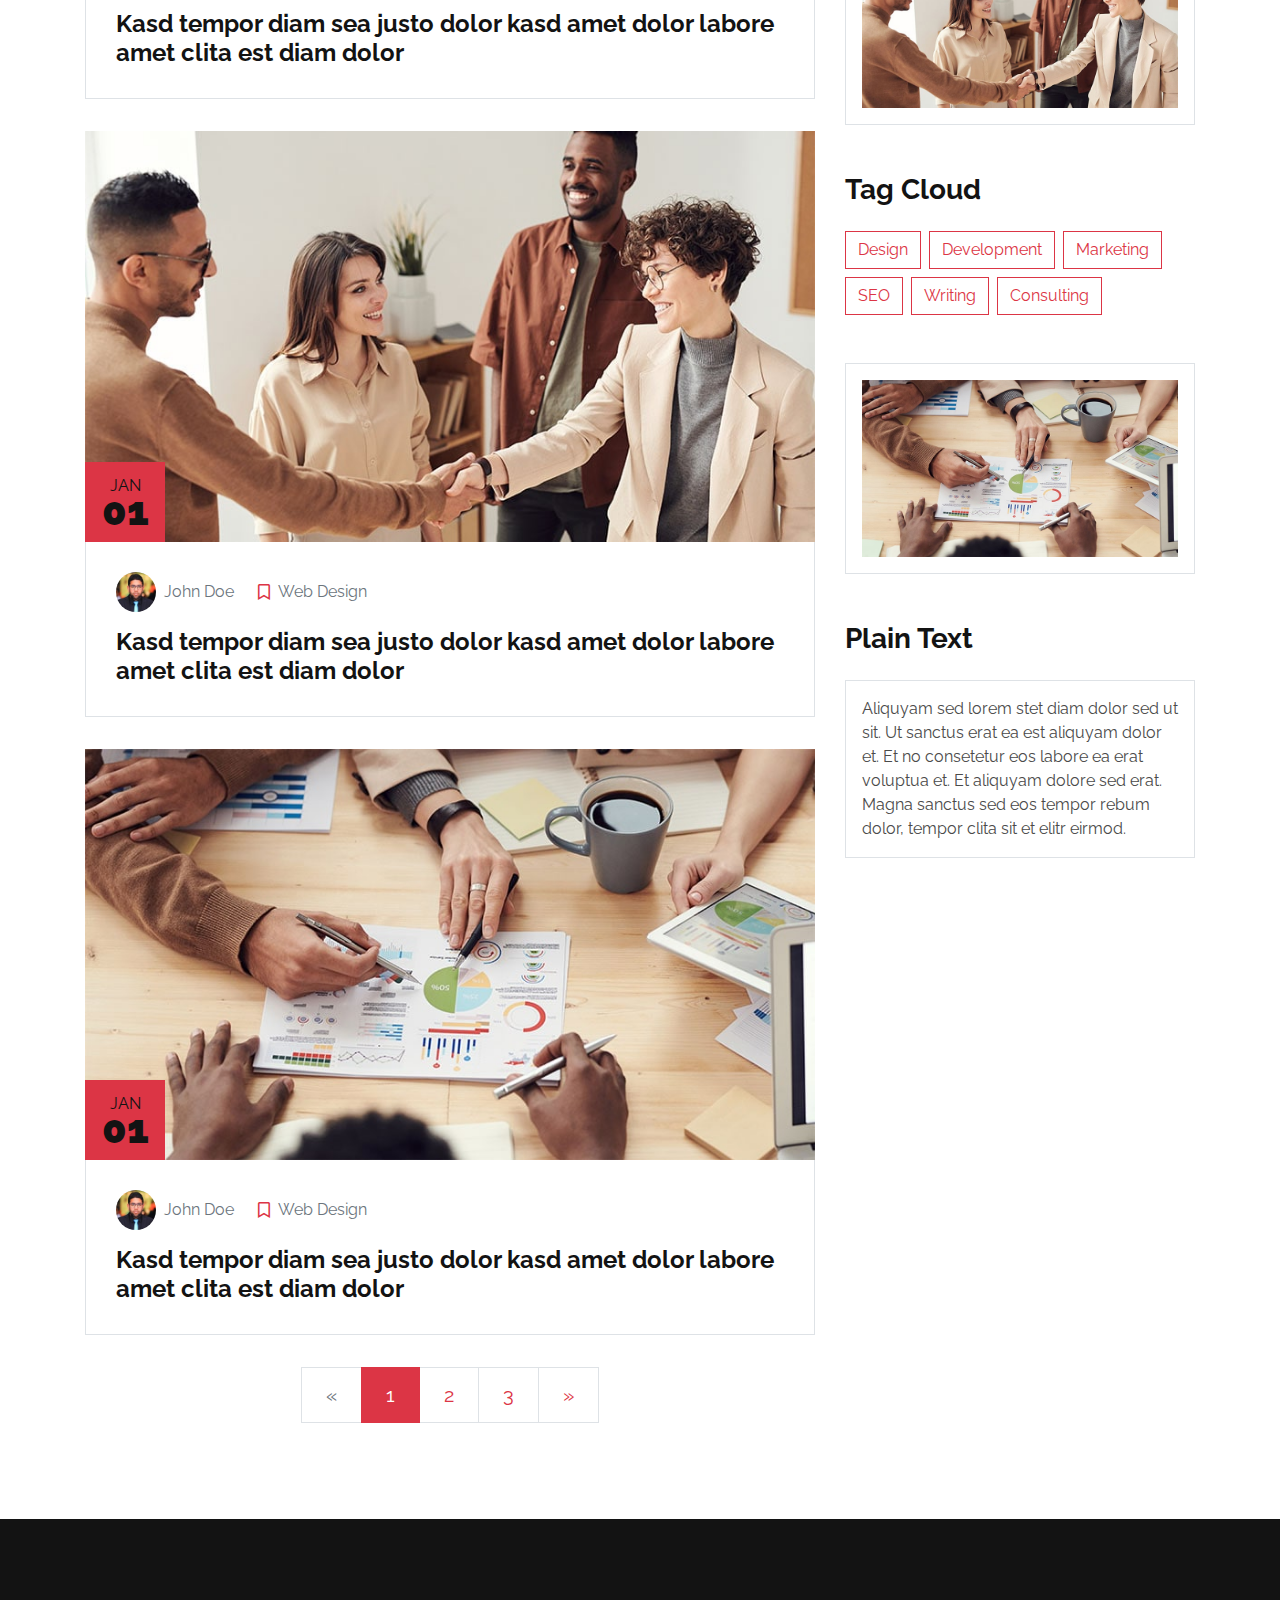
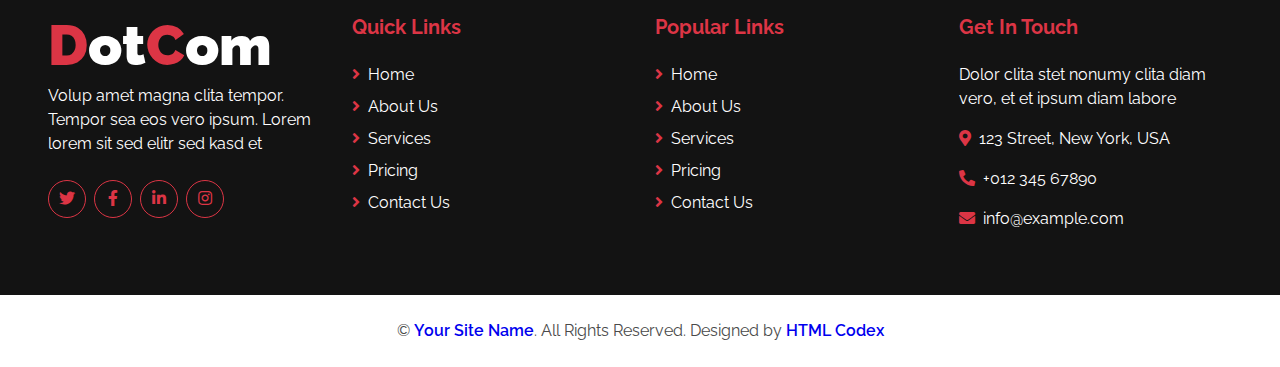
<file: blog.html>
<!DOCTYPE html>
<html lang="en">

<head>
    <meta charset="utf-8">
    <title>DotCom - Creative Agency Website Template</title>
    <meta content="width=device-width, initial-scale=1.0" name="viewport">
    <meta content="Free HTML Templates" name="keywords">
    <meta content="Free HTML Templates" name="description">

    <!-- Favicon -->
    <link href="img/favicon.ico" rel="icon">

    <!-- Google Web Fonts -->
    <link rel="preconnect" href="https://fonts.gstatic.com">
    <link href="https://fonts.googleapis.com/css2?family=Raleway:wght@400;500;600;700;800;900&display=swap" rel="stylesheet"> 

    <!-- Font Awesome -->
    <link href="https://cdnjs.cloudflare.com/ajax/libs/font-awesome/5.15.0/css/all.min.css" rel="stylesheet">

    <!-- Libraries Stylesheet -->
    <link href="lib/owlcarousel/assets/owl.carousel.min.css" rel="stylesheet">

    <!-- Customized Bootstrap Stylesheet -->
    <link href="css/style.css" rel="stylesheet">
</head>

<body>
    <!-- Navbar Start -->
    <div class="container-fluid nav-bar p-0">
        <div class="container-lg p-0">
            <nav class="navbar navbar-expand-lg bg-secondary navbar-dark">
                <a href="index.html" class="navbar-brand">
                    <h1 class="m-0 text-white display-4"><span class="text-primary">D</span>ot<span class="text-primary">C</span>om</h1>
                </a>
                <button type="button" class="navbar-toggler" data-toggle="collapse" data-target="#navbarCollapse">
                    <span class="navbar-toggler-icon"></span>
                </button>
                <div class="collapse navbar-collapse justify-content-between" id="navbarCollapse">
                    <div class="navbar-nav ml-auto py-0">
                        <a href="index.html" class="nav-item nav-link">Home</a>
                        <a href="about.html" class="nav-item nav-link">About</a>
                        <a href="service.html" class="nav-item nav-link">Services</a>
                        <a href="pricing.html" class="nav-item nav-link">Pricing</a>
                        <div class="nav-item dropdown">
                            <a href="#" class="nav-link dropdown-toggle active" data-toggle="dropdown">Pages</a>
                            <div class="dropdown-menu border-0 rounded-0 m-0">
                                <a href="blog.html" class="dropdown-item active">Blog Grid</a>
                                <a href="single.html" class="dropdown-item">Blog Detail</a>
                            </div>
                        </div>
                        <a href="contact.html" class="nav-item nav-link">Contact</a>
                    </div>
                </div>
            </nav>
        </div>
    </div>
    <!-- Navbar End -->


    <!-- Page Header Start -->
    <div class="container-fluid page-header d-flex flex-column align-items-center justify-content-center pt-0 pt-lg-5 mb-5">
        <h1 class="display-4 text-white mb-3 mt-0 mt-lg-5">Blog</h1>
        <div class="d-inline-flex text-white">
            <p class="m-0"><a class="text-white" href="">Home</a></p>
            <p class="m-0 px-2">/</p>
            <p class="m-0">Blog</p>
        </div>
    </div>
    <!-- Page Header Start -->


    <!-- Blog Start -->
    <div class="container py-5">
        <div class="row">
            <!-- Blog Grid Start -->
            <div class="col-lg-8">
                <div class="row">
                    <div class="col-md-12 mb-3">
                        <div class="position-relative">
                            <img class="img-fluid w-100" src="img/blog-1.jpg" alt="">
                            <div class="position-absolute bg-primary d-flex flex-column align-items-center justify-content-center"
                                style="width: 80px; height: 80px; bottom: 0; left: 0;">
                                <h6 class="text-uppercase mt-2 mb-n2">Jan</h6>
                                <h1 class="m-0">01</h1>
                            </div>
                        </div>
                        <div class="border border-top-0 mb-3" style="padding: 30px;">
                            <div class="d-flex mb-3">
                                <div class="d-flex align-items-center">
                                    <img class="rounded-circle" style="width: 40px; height: 40px;" src="img/user.jpg" alt="">
                                    <a class="text-muted ml-2" href="">John Doe</a>
                                </div>
                                <div class="d-flex align-items-center ml-4">
                                    <i class="far fa-bookmark text-primary"></i>
                                    <a class="text-muted ml-2" href="">Web Design</a>
                                </div>
                            </div>
                            <a class="h4 font-weight-bold" href="">Kasd tempor diam sea justo dolor kasd amet dolor labore amet clita est diam dolor</a>
                        </div>
                    </div>
                    <div class="col-md-12 mb-3">
                        <div class="position-relative">
                            <img class="img-fluid w-100" src="img/blog-2.jpg" alt="">
                            <div class="position-absolute bg-primary d-flex flex-column align-items-center justify-content-center"
                                style="width: 80px; height: 80px; bottom: 0; left: 0;">
                                <h6 class="text-uppercase mt-2 mb-n2">Jan</h6>
                                <h1 class="m-0">01</h1>
                            </div>
                        </div>
                        <div class="border border-top-0 mb-3" style="padding: 30px;">
                            <div class="d-flex mb-3">
                                <div class="d-flex align-items-center">
                                    <img class="rounded-circle" style="width: 40px; height: 40px;" src="img/user.jpg" alt="">
                                    <a class="text-muted ml-2" href="">John Doe</a>
                                </div>
                                <div class="d-flex align-items-center ml-4">
                                    <i class="far fa-bookmark text-primary"></i>
                                    <a class="text-muted ml-2" href="">Web Design</a>
                                </div>
                            </div>
                            <a class="h4 font-weight-bold" href="">Kasd tempor diam sea justo dolor kasd amet dolor labore amet clita est diam dolor</a>
                        </div>
                    </div>
                    <div class="col-md-12 mb-3">
                        <div class="position-relative">
                            <img class="img-fluid w-100" src="img/blog-1.jpg" alt="">
                            <div class="position-absolute bg-primary d-flex flex-column align-items-center justify-content-center"
                                style="width: 80px; height: 80px; bottom: 0; left: 0;">
                                <h6 class="text-uppercase mt-2 mb-n2">Jan</h6>
                                <h1 class="m-0">01</h1>
                            </div>
                        </div>
                        <div class="border border-top-0 mb-3" style="padding: 30px;">
                            <div class="d-flex mb-3">
                                <div class="d-flex align-items-center">
                                    <img class="rounded-circle" style="width: 40px; height: 40px;" src="img/user.jpg" alt="">
                                    <a class="text-muted ml-2" href="">John Doe</a>
                                </div>
                                <div class="d-flex align-items-center ml-4">
                                    <i class="far fa-bookmark text-primary"></i>
                                    <a class="text-muted ml-2" href="">Web Design</a>
                                </div>
                            </div>
                            <a class="h4 font-weight-bold" href="">Kasd tempor diam sea justo dolor kasd amet dolor labore amet clita est diam dolor</a>
                        </div>
                    </div>
                    <div class="col-md-12 mb-3">
                        <div class="position-relative">
                            <img class="img-fluid w-100" src="img/blog-2.jpg" alt="">
                            <div class="position-absolute bg-primary d-flex flex-column align-items-center justify-content-center"
                                style="width: 80px; height: 80px; bottom: 0; left: 0;">
                                <h6 class="text-uppercase mt-2 mb-n2">Jan</h6>
                                <h1 class="m-0">01</h1>
                            </div>
                        </div>
                        <div class="border border-top-0 mb-3" style="padding: 30px;">
                            <div class="d-flex mb-3">
                                <div class="d-flex align-items-center">
                                    <img class="rounded-circle" style="width: 40px; height: 40px;" src="img/user.jpg" alt="">
                                    <a class="text-muted ml-2" href="">John Doe</a>
                                </div>
                                <div class="d-flex align-items-center ml-4">
                                    <i class="far fa-bookmark text-primary"></i>
                                    <a class="text-muted ml-2" href="">Web Design</a>
                                </div>
                            </div>
                            <a class="h4 font-weight-bold" href="">Kasd tempor diam sea justo dolor kasd amet dolor labore amet clita est diam dolor</a>
                        </div>
                    </div>
                </div>
                <div class="row">
                    <div class="col-12">
                        <nav aria-label="Page navigation">
                          <ul class="pagination pagination-lg justify-content-center mb-0">
                            <li class="page-item disabled">
                              <a class="page-link" href="#" aria-label="Previous">
                                <span aria-hidden="true">&laquo;</span>
                                <span class="sr-only">Previous</span>
                              </a>
                            </li>
                            <li class="page-item active"><a class="page-link" href="#">1</a></li>
                            <li class="page-item"><a class="page-link" href="#">2</a></li>
                            <li class="page-item"><a class="page-link" href="#">3</a></li>
                            <li class="page-item">
                              <a class="page-link" href="#" aria-label="Next">
                                <span aria-hidden="true">&raquo;</span>
                                <span class="sr-only">Next</span>
                              </a>
                            </li>
                          </ul>
                        </nav>
                    </div>
                </div>
            </div>
            <!-- Blog Grid End -->

            <!-- Sidebar Start -->
            <div class="col-lg-4 mt-5 mt-lg-0">
                <!-- Search Form Start -->
                <div class="mb-5">
                    <form action="">
                        <div class="input-group">
                            <input type="text" class="form-control form-control-lg" placeholder="Keyword">
                            <div class="input-group-append">
                                <span class="input-group-text bg-transparent text-primary"><i
                                        class="fa fa-search"></i></span>
                            </div>
                        </div>
                    </form>
                </div>
                <!-- Search Form End -->

                <!-- Category Start -->
                <div class="mb-5">
                    <h3 class="font-weight-bold mb-4">Categories</h3>
                    <ul class="list-group">
                        <li class="list-group-item d-flex justify-content-between align-items-center">
                            <a class="font-weight-semi-bold text-decoration-none" href="#"><i class="fa fa-angle-right mr-2"></i>Web Design</a>
                            <span class="badge badge-primary badge-pill">150</span>
                        </li>
                        <li class="list-group-item d-flex justify-content-between align-items-center">
                            <a class="font-weight-semi-bold text-decoration-none" href="#"><i class="fa fa-angle-right mr-2"></i>Web Development</a>
                            <span class="badge badge-primary badge-pill">131</span>
                        </li>
                        <li class="list-group-item d-flex justify-content-between align-items-center">
                            <a class="font-weight-semi-bold text-decoration-none" href="#"><i class="fa fa-angle-right mr-2"></i>Online Marketing</a>
                            <span class="badge badge-primary badge-pill">78</span>
                        </li>
                        <li class="list-group-item d-flex justify-content-between align-items-center">
                            <a class="font-weight-semi-bold text-decoration-none" href="#"><i class="fa fa-angle-right mr-2"></i>Keyword Research</a>
                            <span class="badge badge-primary badge-pill">56</span>
                        </li>
                        <li class="list-group-item d-flex justify-content-between align-items-center">
                            <a class="font-weight-semi-bold text-decoration-none" href="#"><i class="fa fa-angle-right mr-2"></i>Email Marketing</a>
                            <span class="badge badge-primary badge-pill">98</span>
                        </li>
                    </ul>
                </div>
                <!-- Category End -->

                <!-- Recent Post Start -->
                <div class="mb-5">
                    <h3 class="font-weight-bold mb-4">Recent Post</h3>
                    <div class="d-flex mb-3">
                        <img class="img-fluid" src="img/blog-1.jpg" style="width: 80px; height: 80px;" alt="">
                        <div class="d-flex align-items-center border border-left-0 px-3" style="height: 80px;">
                            <a class="text-secondary font-weight-semi-bold" href="">Lorem ipsum dolor sit amet consec adipis elit</a>
                        </div>
                    </div>
                    <div class="d-flex mb-3">
                        <img class="img-fluid" src="img/blog-2.jpg" style="width: 80px; height: 80px;" alt="">
                        <div class="d-flex align-items-center border border-left-0 px-3" style="height: 80px;">
                            <a class="text-secondary font-weight-semi-bold" href="">Lorem ipsum dolor sit amet consec adipis elit</a>
                        </div>
                    </div>
                    <div class="d-flex mb-3">
                        <img class="img-fluid" src="img/blog-1.jpg" style="width: 80px; height: 80px;" alt="">
                        <div class="d-flex align-items-center border border-left-0 px-3" style="height: 80px;">
                            <a class="text-secondary font-weight-semi-bold" href="">Lorem ipsum dolor sit amet consec adipis elit</a>
                        </div>
                    </div>
                    <div class="d-flex mb-3">
                        <img class="img-fluid" src="img/blog-2.jpg" style="width: 80px; height: 80px;" alt="">
                        <div class="d-flex align-items-center border border-left-0 px-3" style="height: 80px;">
                            <a class="text-secondary font-weight-semi-bold" href="">Lorem ipsum dolor sit amet consec adipis elit</a>
                        </div>
                    </div>
                    <div class="d-flex mb-3">
                        <img class="img-fluid" src="img/blog-1.jpg" style="width: 80px; height: 80px;" alt="">
                        <div class="d-flex align-items-center border border-left-0 px-3" style="height: 80px;">
                            <a class="text-secondary font-weight-semi-bold" href="">Lorem ipsum dolor sit amet consec adipis elit</a>
                        </div>
                    </div>
                </div>
                <!-- Recent Post End -->

                <!-- Image Start -->
                <div class="border p-3 mb-5">
                    <img src="img/blog-1.jpg" alt="" class="img-fluid">
                </div>
                <!-- Image End -->

                <!-- Tags Start -->
                <div class="mb-5">
                    <h3 class="font-weight-bold mb-4">Tag Cloud</h3>
                    <div class="d-flex flex-wrap m-n1">
                        <a href="" class="btn btn-outline-primary m-1">Design</a>
                        <a href="" class="btn btn-outline-primary m-1">Development</a>
                        <a href="" class="btn btn-outline-primary m-1">Marketing</a>
                        <a href="" class="btn btn-outline-primary m-1">SEO</a>
                        <a href="" class="btn btn-outline-primary m-1">Writing</a>
                        <a href="" class="btn btn-outline-primary m-1">Consulting</a>
                    </div>
                </div>
                <!-- Tags End -->

                <!-- Image Start -->
                <div class="border p-3 mb-5">
                    <img src="img/blog-2.jpg" alt="" class="img-fluid">
                </div>
                <!-- Image End -->

                <!-- Plain Text Start -->
                <div>
                    <h3 class="font-weight-bold mb-4">Plain Text</h3>
                    <div class="border p-3">
                        Aliquyam sed lorem stet diam dolor sed ut sit. Ut sanctus erat ea est aliquyam dolor et. Et no consetetur eos labore ea erat voluptua et. Et aliquyam dolore sed erat. Magna sanctus sed eos tempor rebum dolor, tempor clita sit et elitr eirmod.
                    </div>
                </div>
                <!-- Plain Text End -->
            </div>
            <!-- Sidebar End -->
        </div>
    </div>
    <!-- Blog End -->


    <!-- Footer Start -->
    <div class="container-fluid bg-secondary text-white mt-5 pt-5 px-sm-3 px-md-5">
        <div class="row pt-5">
            <div class="col-lg-3 col-md-6 mb-5">
                <a href="index.html" class="navbar-brand">
                    <h1 class="m-0 mt-n2 text-white display-4"><span class="text-primary">D</span>ot<span class="text-primary">C</span>om</h1>
                </a>
                <p>Volup amet magna clita tempor. Tempor sea eos vero ipsum. Lorem lorem sit sed elitr sed kasd et</p>
                <div class="d-flex justify-content-start mt-4">
                    <a class="btn btn-outline-primary rounded-circle text-center mr-2 px-0" style="width: 38px; height: 38px;" href="#"><i class="fab fa-twitter"></i></a>
                    <a class="btn btn-outline-primary rounded-circle text-center mr-2 px-0" style="width: 38px; height: 38px;" href="#"><i class="fab fa-facebook-f"></i></a>
                    <a class="btn btn-outline-primary rounded-circle text-center mr-2 px-0" style="width: 38px; height: 38px;" href="#"><i class="fab fa-linkedin-in"></i></a>
                    <a class="btn btn-outline-primary rounded-circle text-center mr-2 px-0" style="width: 38px; height: 38px;" href="#"><i class="fab fa-instagram"></i></a>
                </div>
            </div>
            <div class="col-lg-3 col-md-6 mb-5">
                <h5 class="font-weight-bold text-primary mb-4">Quick Links</h5>
                <div class="d-flex flex-column justify-content-start">
                    <a class="text-white mb-2" href="#"><i class="fa fa-angle-right text-primary mr-2"></i>Home</a>
                    <a class="text-white mb-2" href="#"><i class="fa fa-angle-right text-primary mr-2"></i>About Us</a>
                    <a class="text-white mb-2" href="#"><i class="fa fa-angle-right text-primary mr-2"></i>Services</a>
                    <a class="text-white mb-2" href="#"><i class="fa fa-angle-right text-primary mr-2"></i>Pricing</a>
                    <a class="text-white" href="#"><i class="fa fa-angle-right text-primary mr-2"></i>Contact Us</a>
                </div>
            </div>
            <div class="col-lg-3 col-md-6 mb-5">
                <h5 class="font-weight-bold text-primary mb-4">Popular Links</h5>
                <div class="d-flex flex-column justify-content-start">
                    <a class="text-white mb-2" href="#"><i class="fa fa-angle-right text-primary mr-2"></i>Home</a>
                    <a class="text-white mb-2" href="#"><i class="fa fa-angle-right text-primary mr-2"></i>About Us</a>
                    <a class="text-white mb-2" href="#"><i class="fa fa-angle-right text-primary mr-2"></i>Services</a>
                    <a class="text-white mb-2" href="#"><i class="fa fa-angle-right text-primary mr-2"></i>Pricing</a>
                    <a class="text-white" href="#"><i class="fa fa-angle-right text-primary mr-2"></i>Contact Us</a>
                </div>
            </div>
            <div class="col-lg-3 col-md-6 mb-5">
                <h5 class="font-weight-bold text-primary mb-4">Get In Touch</h5>
                <p>Dolor clita stet nonumy clita diam vero, et et ipsum diam labore</p>
                <p><i class="fa fa-map-marker-alt text-primary mr-2"></i>123 Street, New York, USA</p>
                <p><i class="fa fa-phone-alt text-primary mr-2"></i>+012 345 67890</p>
                <p><i class="fa fa-envelope text-primary mr-2"></i>info@example.com</p>
            </div>
        </div>
    </div>
    <div class="container-fluid py-4 px-sm-3 px-md-5">
        <p class="m-0 text-center">
            &copy; <a class="font-weight-semi-bold" href="#">Your Site Name</a>. All Rights Reserved. Designed by
            <a class="font-weight-semi-bold" href="https://htmlcodex.com">HTML Codex</a>
        </p>
    </div>
    <!-- Footer End -->


    <!-- Back to Top -->
    <a href="#" class="btn btn-lg btn-primary back-to-top"><i class="fa fa-angle-up"></i></a>


    <!-- JavaScript Libraries -->
    <script src="https://code.jquery.com/jquery-3.4.1.min.js"></script>
    <script src="https://stackpath.bootstrapcdn.com/bootstrap/4.4.1/js/bootstrap.bundle.min.js"></script>
    <script src="lib/easing/easing.min.js"></script>
    <script src="lib/waypoints/waypoints.min.js"></script>
    <script src="lib/counterup/counterup.min.js"></script>
    <script src="lib/owlcarousel/owl.carousel.min.js"></script>

    <!-- Contact Javascript File -->
    <script src="mail/jqBootstrapValidation.min.js"></script>
    <script src="mail/contact.js"></script>

    <!-- Template Javascript -->
    <script src="js/main.js"></script>
</body>

</html>
</file>
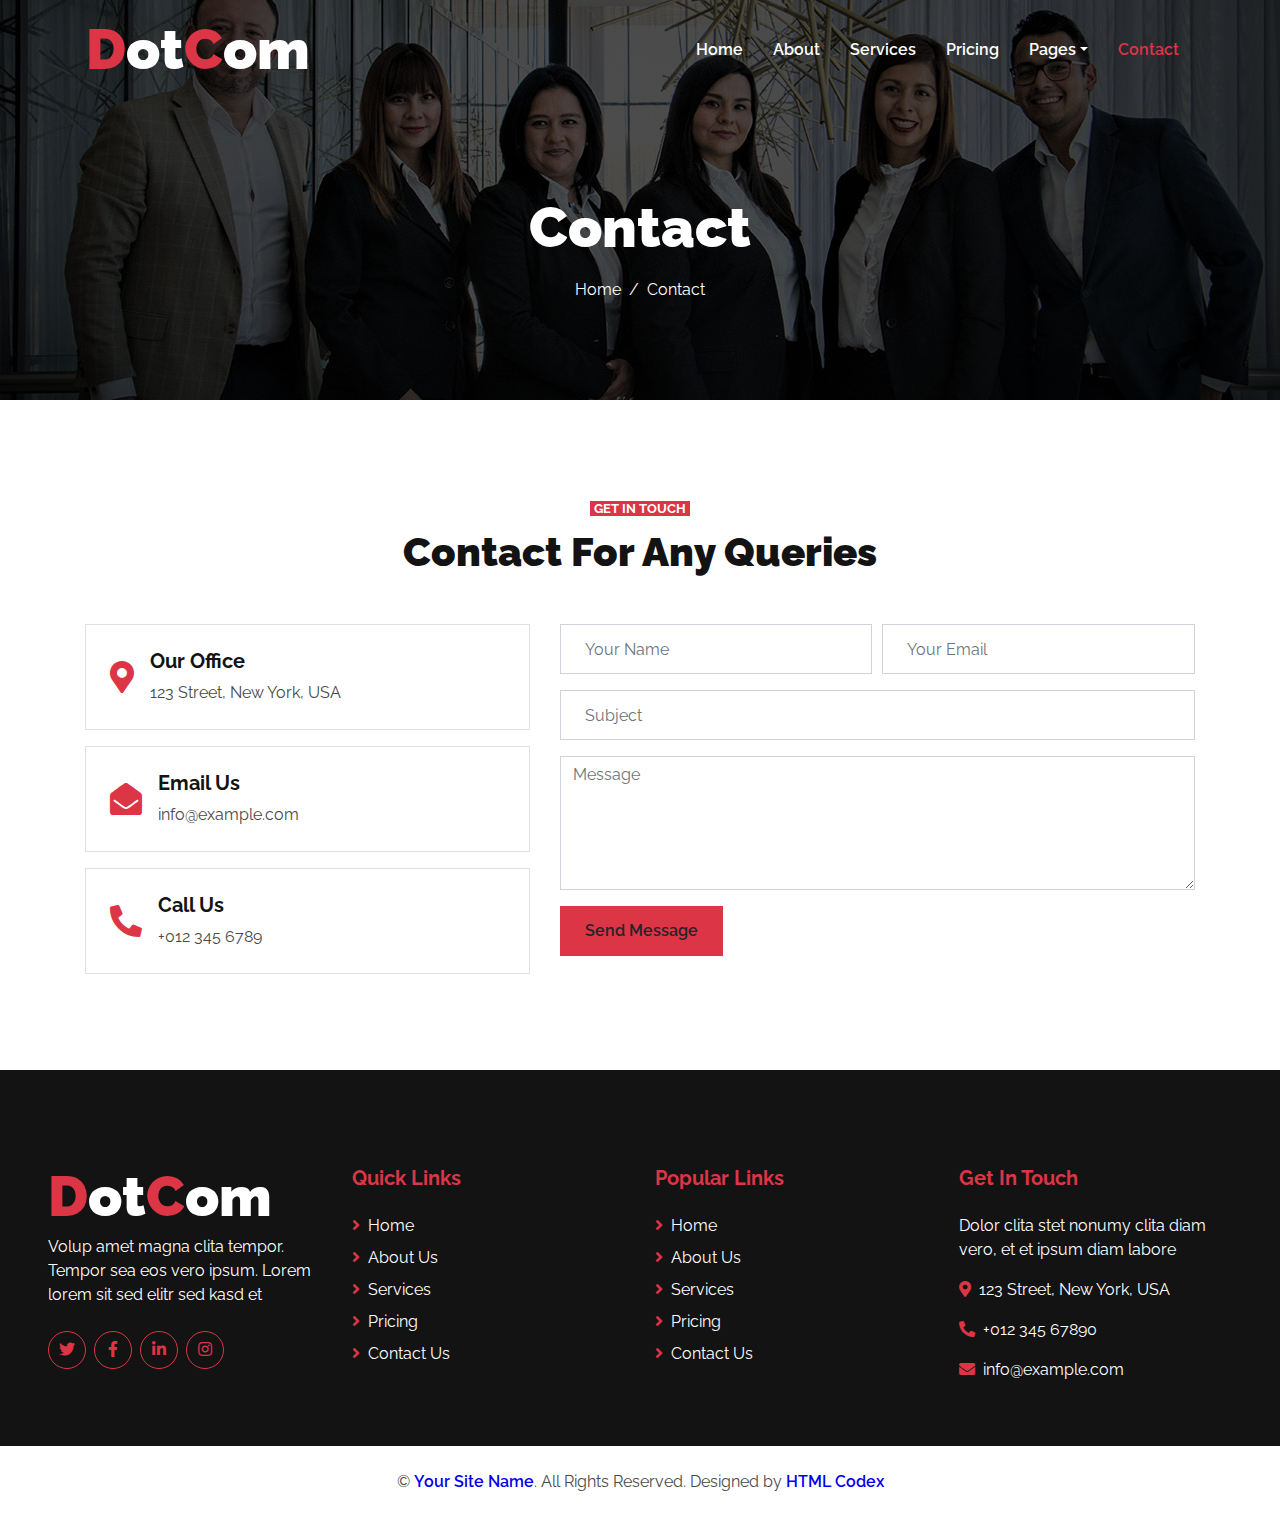
<file: contact.html>
<!DOCTYPE html>
<html lang="en">

<head>
    <meta charset="utf-8">
    <title>DotCom - Creative Agency Website Template</title>
    <meta content="width=device-width, initial-scale=1.0" name="viewport">
    <meta content="Free HTML Templates" name="keywords">
    <meta content="Free HTML Templates" name="description">

    <!-- Favicon -->
    <link href="img/favicon.ico" rel="icon">

    <!-- Google Web Fonts -->
    <link rel="preconnect" href="https://fonts.gstatic.com">
    <link href="https://fonts.googleapis.com/css2?family=Raleway:wght@400;500;600;700;800;900&display=swap" rel="stylesheet"> 

    <!-- Font Awesome -->
    <link href="https://cdnjs.cloudflare.com/ajax/libs/font-awesome/5.15.0/css/all.min.css" rel="stylesheet">

    <!-- Libraries Stylesheet -->
    <link href="lib/owlcarousel/assets/owl.carousel.min.css" rel="stylesheet">

    <!-- Customized Bootstrap Stylesheet -->
    <link href="css/style.css" rel="stylesheet">
</head>

<body>
    <!-- Navbar Start -->
    <div class="container-fluid nav-bar p-0">
        <div class="container-lg p-0">
            <nav class="navbar navbar-expand-lg bg-secondary navbar-dark">
                <a href="index.html" class="navbar-brand">
                    <h1 class="m-0 text-white display-4"><span class="text-primary">D</span>ot<span class="text-primary">C</span>om</h1>
                </a>
                <button type="button" class="navbar-toggler" data-toggle="collapse" data-target="#navbarCollapse">
                    <span class="navbar-toggler-icon"></span>
                </button>
                <div class="collapse navbar-collapse justify-content-between" id="navbarCollapse">
                    <div class="navbar-nav ml-auto py-0">
                        <a href="index.html" class="nav-item nav-link">Home</a>
                        <a href="about.html" class="nav-item nav-link">About</a>
                        <a href="service.html" class="nav-item nav-link">Services</a>
                        <a href="pricing.html" class="nav-item nav-link">Pricing</a>
                        <div class="nav-item dropdown">
                            <a href="#" class="nav-link dropdown-toggle" data-toggle="dropdown">Pages</a>
                            <div class="dropdown-menu border-0 rounded-0 m-0">
                                <a href="blog.html" class="dropdown-item">Blog Grid</a>
                                <a href="single.html" class="dropdown-item">Blog Detail</a>
                            </div>
                        </div>
                        <a href="contact.html" class="nav-item nav-link active">Contact</a>
                    </div>
                </div>
            </nav>
        </div>
    </div>
    <!-- Navbar End -->


    <!-- Page Header Start -->
    <div class="container-fluid page-header d-flex flex-column align-items-center justify-content-center pt-0 pt-lg-5 mb-5">
        <h1 class="display-4 text-white mb-3 mt-0 mt-lg-5">Contact</h1>
        <div class="d-inline-flex text-white">
            <p class="m-0"><a class="text-white" href="">Home</a></p>
            <p class="m-0 px-2">/</p>
            <p class="m-0">Contact</p>
        </div>
    </div>
    <!-- Page Header Start -->


    <!-- Contact Start -->
    <div class="container-fluid py-5">
        <div class="container">
            <div class="text-center">
                <small class="bg-primary text-white text-uppercase font-weight-bold text-center px-1">Get In Touch</small>
                <h1 class="mt-2 mb-5">Contact For Any Queries</h1>
            </div>
            <div class="row">
                <div class="col-md-5">
                    <div class="d-flex align-items-center border mb-3 p-4">
                        <i class="fa fa-2x fa-map-marker-alt text-primary mr-3"></i>
                        <div class="d-flex flex-column">
                            <h5 class="font-weight-bold">Our Office</h5>
                            <p class="m-0">123 Street, New York, USA</p>
                        </div>
                    </div>
                    <div class="d-flex align-items-center border mb-3 p-4">
                        <i class="fa fa-2x fa-envelope-open text-primary mr-3"></i>
                        <div class="d-flex flex-column">
                            <h5 class="font-weight-bold">Email Us</h5>
                            <p class="m-0">info@example.com</p>
                        </div>
                    </div>
                    <div class="d-flex align-items-center border mb-3 mb-md-0 p-4">
                        <i class="fas fa-2x fa-phone-alt text-primary mr-3"></i>
                        <div class="d-flex flex-column">
                            <h5 class="font-weight-bold">Call Us</h5>
                            <p class="m-0">+012 345 6789</p>
                        </div>
                    </div>
                </div>
                <div class="col-md-7">
                    <div class="contact-form">
                        <div id="success"></div>
                        <form name="sentMessage" id="contactForm" novalidate="novalidate">
                            <div class="form-row">
                                <div class="col-md-6">
                                    <div class="control-group">
                                        <input type="text" class="form-control p-4" id="name" placeholder="Your Name" required="required" data-validation-required-message="Please enter your name" />
                                        <p class="help-block text-danger"></p>
                                    </div>
                                </div>
                                <div class="col-md-6">
                                    <div class="control-group">
                                        <input type="email" class="form-control p-4" id="email" placeholder="Your Email" required="required" data-validation-required-message="Please enter your email" />
                                        <p class="help-block text-danger"></p>
                                    </div>
                                </div>
                            </div>
                            <div class="control-group">
                                <input type="text" class="form-control p-4" id="subject" placeholder="Subject" required="required" data-validation-required-message="Please enter a subject" />
                                <p class="help-block text-danger"></p>
                            </div>
                            <div class="control-group">
                                <textarea class="form-control" rows="5" id="message" placeholder="Message" required="required" data-validation-required-message="Please enter your message"></textarea>
                                <p class="help-block text-danger"></p>
                            </div>
                            <div>
                                <button class="btn btn-primary font-weight-semi-bold px-4" style="height: 50px;" type="submit" id="sendMessageButton">Send Message</button>
                            </div>
                        </form>
                    </div>
                </div>
            </div>
        </div>
    </div>
    <!-- Contact End -->


    <!-- Footer Start -->
    <div class="container-fluid bg-secondary text-white mt-5 pt-5 px-sm-3 px-md-5">
        <div class="row pt-5">
            <div class="col-lg-3 col-md-6 mb-5">
                <a href="index.html" class="navbar-brand">
                    <h1 class="m-0 mt-n2 text-white display-4"><span class="text-primary">D</span>ot<span class="text-primary">C</span>om</h1>
                </a>
                <p>Volup amet magna clita tempor. Tempor sea eos vero ipsum. Lorem lorem sit sed elitr sed kasd et</p>
                <div class="d-flex justify-content-start mt-4">
                    <a class="btn btn-outline-primary rounded-circle text-center mr-2 px-0" style="width: 38px; height: 38px;" href="#"><i class="fab fa-twitter"></i></a>
                    <a class="btn btn-outline-primary rounded-circle text-center mr-2 px-0" style="width: 38px; height: 38px;" href="#"><i class="fab fa-facebook-f"></i></a>
                    <a class="btn btn-outline-primary rounded-circle text-center mr-2 px-0" style="width: 38px; height: 38px;" href="#"><i class="fab fa-linkedin-in"></i></a>
                    <a class="btn btn-outline-primary rounded-circle text-center mr-2 px-0" style="width: 38px; height: 38px;" href="#"><i class="fab fa-instagram"></i></a>
                </div>
            </div>
            <div class="col-lg-3 col-md-6 mb-5">
                <h5 class="font-weight-bold text-primary mb-4">Quick Links</h5>
                <div class="d-flex flex-column justify-content-start">
                    <a class="text-white mb-2" href="#"><i class="fa fa-angle-right text-primary mr-2"></i>Home</a>
                    <a class="text-white mb-2" href="#"><i class="fa fa-angle-right text-primary mr-2"></i>About Us</a>
                    <a class="text-white mb-2" href="#"><i class="fa fa-angle-right text-primary mr-2"></i>Services</a>
                    <a class="text-white mb-2" href="#"><i class="fa fa-angle-right text-primary mr-2"></i>Pricing</a>
                    <a class="text-white" href="#"><i class="fa fa-angle-right text-primary mr-2"></i>Contact Us</a>
                </div>
            </div>
            <div class="col-lg-3 col-md-6 mb-5">
                <h5 class="font-weight-bold text-primary mb-4">Popular Links</h5>
                <div class="d-flex flex-column justify-content-start">
                    <a class="text-white mb-2" href="#"><i class="fa fa-angle-right text-primary mr-2"></i>Home</a>
                    <a class="text-white mb-2" href="#"><i class="fa fa-angle-right text-primary mr-2"></i>About Us</a>
                    <a class="text-white mb-2" href="#"><i class="fa fa-angle-right text-primary mr-2"></i>Services</a>
                    <a class="text-white mb-2" href="#"><i class="fa fa-angle-right text-primary mr-2"></i>Pricing</a>
                    <a class="text-white" href="#"><i class="fa fa-angle-right text-primary mr-2"></i>Contact Us</a>
                </div>
            </div>
            <div class="col-lg-3 col-md-6 mb-5">
                <h5 class="font-weight-bold text-primary mb-4">Get In Touch</h5>
                <p>Dolor clita stet nonumy clita diam vero, et et ipsum diam labore</p>
                <p><i class="fa fa-map-marker-alt text-primary mr-2"></i>123 Street, New York, USA</p>
                <p><i class="fa fa-phone-alt text-primary mr-2"></i>+012 345 67890</p>
                <p><i class="fa fa-envelope text-primary mr-2"></i>info@example.com</p>
            </div>
        </div>
    </div>
    <div class="container-fluid py-4 px-sm-3 px-md-5">
        <p class="m-0 text-center">
            &copy; <a class="font-weight-semi-bold" href="#">Your Site Name</a>. All Rights Reserved. Designed by
            <a class="font-weight-semi-bold" href="https://htmlcodex.com">HTML Codex</a>
        </p>
    </div>
    <!-- Footer End -->


    <!-- Back to Top -->
    <a href="#" class="btn btn-lg btn-primary back-to-top"><i class="fa fa-angle-up"></i></a>


    <!-- JavaScript Libraries -->
    <script src="https://code.jquery.com/jquery-3.4.1.min.js"></script>
    <script src="https://stackpath.bootstrapcdn.com/bootstrap/4.4.1/js/bootstrap.bundle.min.js"></script>
    <script src="lib/easing/easing.min.js"></script>
    <script src="lib/waypoints/waypoints.min.js"></script>
    <script src="lib/counterup/counterup.min.js"></script>
    <script src="lib/owlcarousel/owl.carousel.min.js"></script>

    <!-- Contact Javascript File -->
    <script src="mail/jqBootstrapValidation.min.js"></script>
    <script src="mail/contact.js"></script>

    <!-- Template Javascript -->
    <script src="js/main.js"></script>
</body>

</html>
</file>
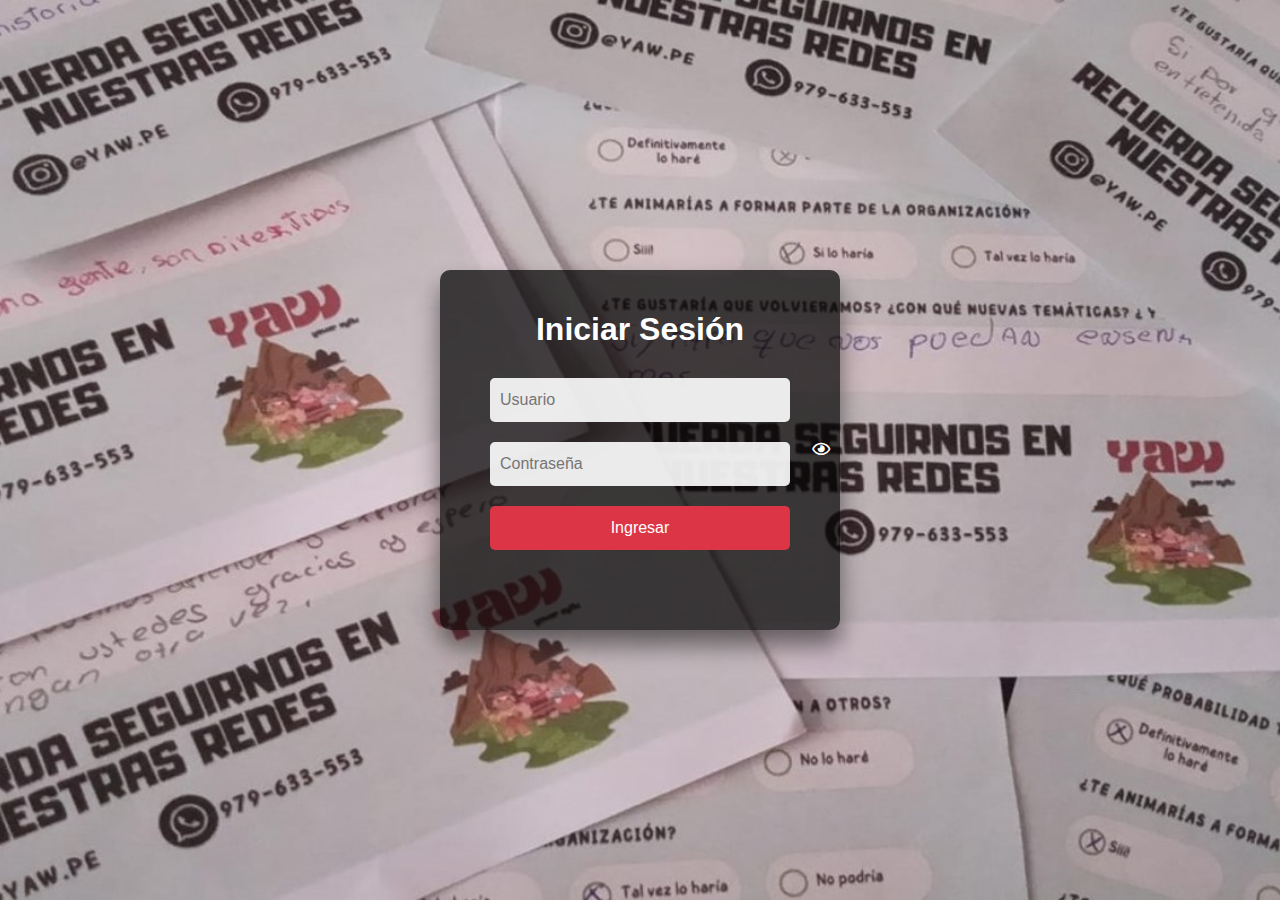
<file: login.html>
<!DOCTYPE html>
<html lang="en">
<head>
      <!-- Favicon -->
      <link href="img/LOGO REDONDO YAW .png" rel="icon">

      <!-- Google Web Fonts -->
      <link rel="preconnect" href="https://fonts.gstatic.com">
      <link href="https://fonts.googleapis.com/css2?family=Raleway:wght@400;500;600;700;800;900&display=swap" rel="stylesheet"> 
  
      <!-- Font Awesome -->
      <link href="https://cdnjs.cloudflare.com/ajax/libs/font-awesome/5.15.0/css/all.min.css" rel="stylesheet">
  
      <!-- Libraries Stylesheet -->
      <link href="lib/owlcarousel/assets/owl.carousel.min.css" rel="stylesheet">
  
      <!-- Customized Bootstrap Stylesheet -->
      <link href="css/style.css" rel="stylesheet">
  <meta charset="UTF-8">
  <meta name="viewport" content="width=device-width, initial-scale=1.0">
  <title>Login</title>
  <style>
    body {
      margin: 0;
      padding: 0;
      font-family: Arial, sans-serif;
      background: url(img/carousel-1.jpg) no-repeat center center fixed;
      background-size: cover;
      height: 100vh;
      display: flex;
      align-items: center;
      justify-content: center;
    }

    .login-container {
      position: relative;
      max-width: 400px;
      width: 100%;
      padding: 40px;
      background: rgba(0, 0, 0, 0.7);
      border-radius: 10px;
      box-shadow: 0 15px 25px rgba(0, 0, 0, 0.5);
      text-align: center;
    }

    h2 {
      color: #fff;
      margin-bottom: 30px;
    }

    input {
      width: calc(100% - 20px);
      padding: 10px;
      margin-bottom: 20px;
      border: none;
      border-radius: 5px;
      background-color: rgba(255, 255, 255, 0.9);
      outline: none;
    }

    input[type="submit"] {
      background-color: #dc3545;
      color: white;
      cursor: pointer;
      transition: background-color 0.3s ease;
    }

    input[type="submit"]:hover {
      background-color: #dc3545;
    }

    .form-footer {
      margin-top: 20px;
      color: #fff;
    }

    .form-footer a {
      color: #fff;
      text-decoration: none;
    }

    /* Agregar estilo para el ícono de "ver contraseña" */
    .toggle-password {
      position: absolute;
      top: 50%;
      right: 10px;
      transform: translateY(-50%);
      cursor: pointer;
      color: #fff;
    }
  </style>
</head>
<body>
  <div class="login-container">
    <h2>Iniciar Sesión</h2>
    <form id="login-form">
      <input type="text" name="username" placeholder="Usuario" required><br>
      <input type="password" name="password" id="password" placeholder="Contraseña" required>
      <!-- Agregar el checkbox para "ver contraseña" -->
      <label for="toggle-password" class="toggle-password">
        <i class="far fa-eye"></i>
      </label>
      <input type="checkbox" id="toggle-password" style="display:none;">
      <br>
      <input type="submit" value="Ingresar">
    </form>
    <div class="form-footer">
    </div>
  </div>

  <script>
    document.querySelector(".toggle-password").addEventListener('mousedown', function(event) {
      document.getElementById("password").type = "text";
    });

    document.querySelector(".toggle-password").addEventListener('mouseup', function(event) {
      document.getElementById("password").type = "password";
    });

    document.getElementById("login-form").addEventListener("submit", function(event){
      event.preventDefault();
      var username = this.elements["username"].value;
      var password = this.elements["password"].value;
      if (username == "marketing" && password == "140423"){
          window.location.href =  "";
      } if (username == "recursos_humanos" && password == "140423"){
          window.location.href = "";
      } if (username == "diseno" && password == "140423"){
        window.location.href = "";
      } if (username == "proyectos_eventos" && password == "140423"){
        window.location.href = "proyectosye.html";
      } if (username == "investigacion" && password == "140423"){
        window.location.href = "";
      } if (username == "alianzas" && password == "140423"){
        window.location.href = "alianzas.html";
      } else{
          alert("Selecciona una opción válida");
      } 
    });
  </script>

</body>
</html>
</file>
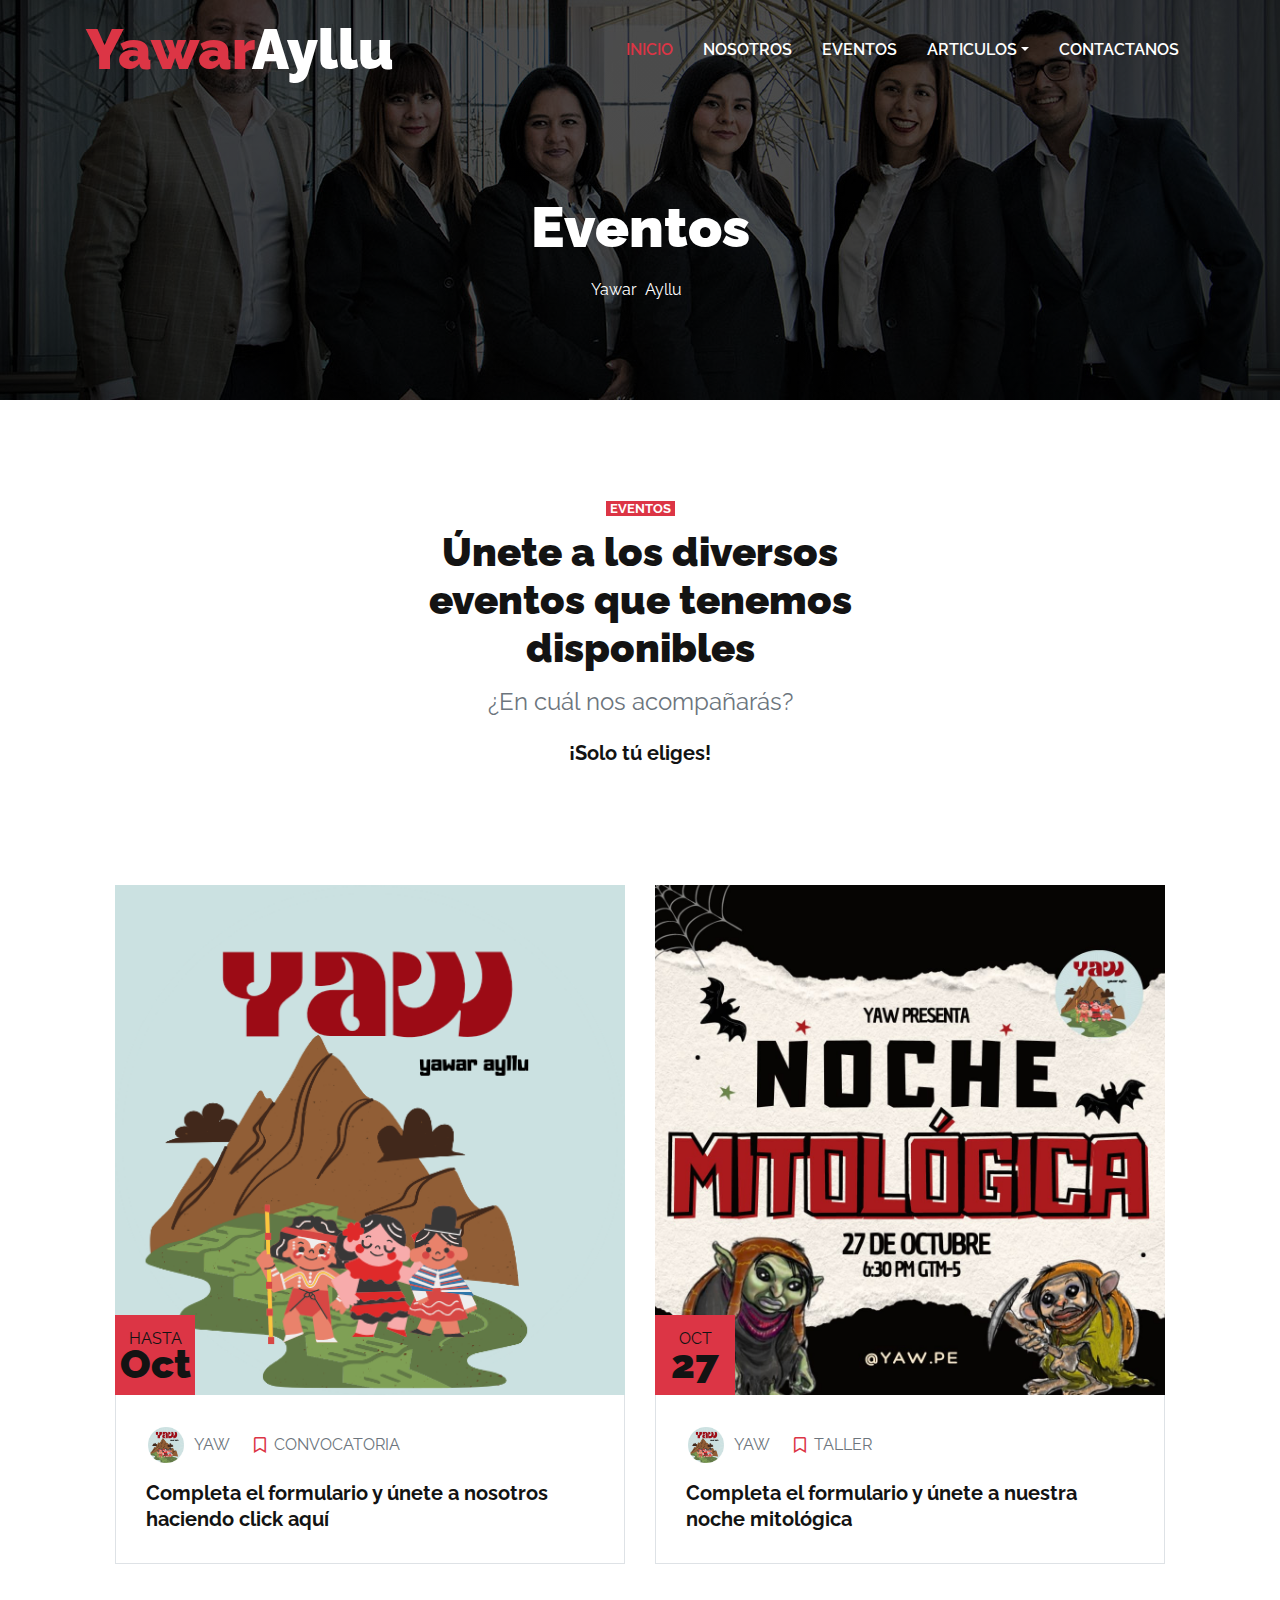
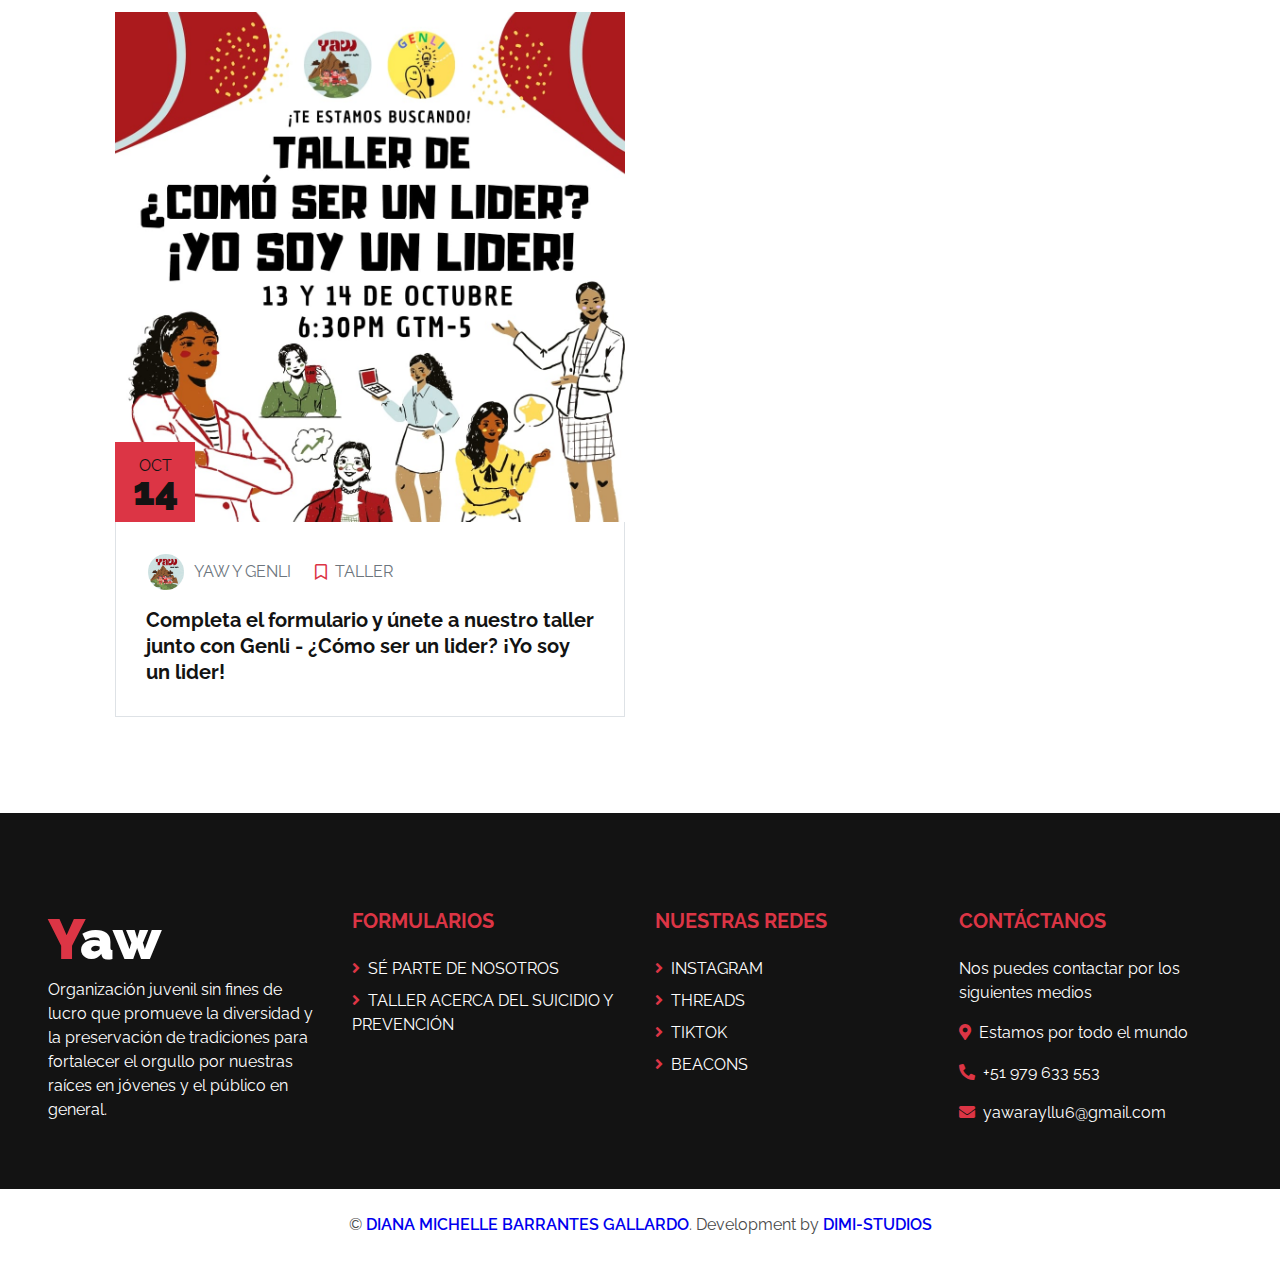
<file: pricing.html>
<!DOCTYPE html>
<html lang="en">

<head>
    <meta charset="utf-8">
    <title>YAW - EVENTOS</title>
    <meta content="width=device-width, initial-scale=1.0" name="viewport">
    <meta content="Free HTML Templates" name="keywords">
    <meta content="Free HTML Templates" name="description">

    <!-- Favicon -->
    <link href="img/LOGO REDONDO YAW .png" rel="icon">

    <!-- Google Web Fonts -->
    <link rel="preconnect" href="https://fonts.gstatic.com">
    <link href="https://fonts.googleapis.com/css2?family=Raleway:wght@400;500;600;700;800;900&display=swap" rel="stylesheet"> 

    <!-- Font Awesome -->
    <link href="https://cdnjs.cloudflare.com/ajax/libs/font-awesome/5.15.0/css/all.min.css" rel="stylesheet">

    <!-- Libraries Stylesheet -->
    <link href="lib/owlcarousel/assets/owl.carousel.min.css" rel="stylesheet">

    <!-- Customized Bootstrap Stylesheet -->
    <link href="css/style.css" rel="stylesheet">
</head>

<body>
    <!-- Navbar Start -->
    <div class="container-fluid nav-bar p-0">
        <div class="container-lg p-0">
            <nav class="navbar navbar-expand-lg bg-secondary navbar-dark">
                <a href="index.html" class="navbar-brand">
                    <h1 class="m-0 text-white display-4"><span class="text-primary">Yawar</span><span class="text-primary"></span>Ayllu</h1>
                </a>
                <button type="button" class="navbar-toggler" data-toggle="collapse" data-target="#navbarCollapse">
                    <span class="navbar-toggler-icon"></span>
                </button>
                <div class="collapse navbar-collapse justify-content-between" id="navbarCollapse">
                    <div class="navbar-nav ml-auto py-0">
                        <a href="index.html" class="nav-item nav-link active">INICIO</a>
                        <a href="about.html" class="nav-item nav-link">NOSOTROS</a>
                        <a href="pricing.html" class="nav-item nav-link">EVENTOS</a>
                        <div class="nav-item dropdown">
                            <a href="#" class="nav-link dropdown-toggle" data-toggle="dropdown">ARTICULOS</a>
                            <div class="dropdown-menu border-0 rounded-0 m-0">
                                <a href="blog.html" class="dropdown-item">GENERAL</a>
                            </div>
                        </div>
                        <a href="https://beacons.ai/yawarayllu?fbclid=PAAaZJTN8qBzVwkllL8dKziM0c5r5MJMr17e97gynkjw7DYdAzzLaD60fQUOA" class="nav-item nav-link">CONTACTANOS</a>
                    </div>
                </div>
            </nav>
        </div>
    </div>
    <!-- Navbar End -->


    <!-- Page Header Start -->
    <div class="container-fluid page-header d-flex flex-column align-items-center justify-content-center pt-0 pt-lg-5 mb-5">
        <h1 class="display-4 text-white mb-3 mt-0 mt-lg-5">Eventos</h1>
        <div class="d-inline-flex text-white">
            <p class="m-0"><a class="text-white" href="">Yawar</a></p>
            <p class="m-0 px-2">Ayllu</p>
            <p class="m-0"></p>
        </div>
    </div>
    <!-- Page Header Start -->


    <!-- Pricing Plan Start -->
    <div class="container-fluid pt-5">
        <div class="container">
            <div class="row justify-content-center">
                <div class="col-12 col-lg-6 text-center mb-5">
                    <small class="d-inline bg-primary text-white text-uppercase font-weight-bold px-1">EVENTOS</small>
                    <h1 class="mt-2 mb-3">Únete a los diversos eventos que tenemos disponibles</h1>
                    <h4 class="font-weight-normal text-muted mb-4">¿En cuál nos acompañarás?</h4>
                    <h5 class="font-weight-bold mb-4">¡Solo tú eliges!</h5>
                </div>
            </div>
            
            <div class="container-fluid pt-5">
                <div class="container">
                   
                    <div class="row">
                        <div class="col-md-6 mb-5">
                            <div class="position-relative">
                                <img class="img-fluid w-100" src="img/LOGO CUADRADO YAW.png" alt="">
                                <div class="position-absolute bg-primary d-flex flex-column align-items-center justify-content-center"
                                    style="width: 80px; height: 80px; bottom: 0; left: 0;">
                                    <h6 class="text-uppercase mt-2 mb-n2">Hasta</h6>
                                    <h1 class="m-0">Oct</h1>
                                </div>
                            </div>
                            <div class="border border-top-0" style="padding: 30px;">
                                <div class="d-flex mb-3">
                                    <div class="d-flex align-items-center">
                                        <img class="rounded-circle" style="width: 40px; height: 40px;" src="img/LOGO REDONDO YAW .png" alt="">
                                        <a class="text-muted ml-2" href="">YAW</a>
                                    </div>
                                    <div class="d-flex align-items-center ml-4">
                                        <i class="far fa-bookmark text-primary"></i>
                                        <a class="text-muted ml-2" href="">CONVOCATORIA</a>
                                    </div>
                                </div>
                                <a class="h5 font-weight-bold" href="https://docs.google.com/forms/d/e/1FAIpQLSdSwESW-Xt0UFP7EiR-a9i7Ps6Qo7ovwc_W7YgEiWevde_QPw/viewform?usp=sf_link">Completa el formulario y únete a nosotros haciendo click aquí</a>
                            </div>
                        </div>

                        <div class="col-md-6 mb-5">
                            <div class="position-relative">
                                <img class="img-fluid w-100" src="img/NOCHE_MITOLOGICA.jpg" alt="">
                                <div class="position-absolute bg-primary d-flex flex-column align-items-center justify-content-center"
                                    style="width: 80px; height: 80px; bottom: 0; left: 0;">
                                    <h6 class="text-uppercase mt-2 mb-n2">Oct</h6>
                                    <h1 class="m-0">27</h1>
                                </div>
                            </div>
                            <div class="border border-top-0" style="padding: 30px;">
                                <div class="d-flex mb-3">
                                    <div class="d-flex align-items-center">
                                        <img class="rounded-circle" style="width: 40px; height: 40px;" src="img/LOGO REDONDO YAW .png" alt="">
                                        <a class="text-muted ml-2" href="">YAW</a>
                                    </div>
                                    <div class="d-flex align-items-center ml-4">
                                        <i class="far fa-bookmark text-primary"></i>
                                        <a class="text-muted ml-2" href="">TALLER</a>
                                    </div>
                                </div>
                                <a class="h5 font-weight-bold" href="https://docs.google.com/forms/d/e/1FAIpQLSdLoI8xUygKdUquwp9rWYhY7iV08fKjt3jor8tDxVG0VutZGw/viewform">Completa el formulario y únete a nuestra noche mitológica</a>
                            </div>
                        </div>

                        <div class="col-md-6 mb-5">
                            <div class="position-relative">
                                <img class="img-fluid w-100" src="img/TALLER_LIDER.jpg" alt="">
                                <div class="position-absolute bg-primary d-flex flex-column align-items-center justify-content-center"
                                    style="width: 80px; height: 80px; bottom: 0; left: 0;">
                                    <h6 class="text-uppercase mt-2 mb-n2">Oct</h6>
                                    <h1 class="m-0">14</h1>
                                </div>
                            </div>
                            <div class="border border-top-0" style="padding: 30px;">
                                <div class="d-flex mb-3">
                                    <div class="d-flex align-items-center">
                                        <img class="rounded-circle" style="width: 40px; height: 40px;" src="img/LOGO REDONDO YAW .png" alt="">
                                        <a class="text-muted ml-2" href="">YAW Y GENLI</a>
                                    </div>
                                    <div class="d-flex align-items-center ml-4">
                                        <i class="far fa-bookmark text-primary"></i>
                                        <a class="text-muted ml-2" href="">TALLER</a>
                                    </div>
                                </div>
                                <a class="h5 font-weight-bold" href="https://docs.google.com/forms/d/e/1FAIpQLSc7uqx-I0oFHQWujNlgYA-wP7lIDzr2_2aPmpAhWfOa3sV3NQ/viewform?usp=sf_linkhttps://docs.google.com/forms/d/e/1FAIpQLSc7uqx-I0oFHQWujNlgYA-wP7lIDzr2_2aPmpAhWfOa3sV3NQ/viewform?usp=sf_link">Completa el formulario y únete a nuestro taller junto con Genli - ¿Cómo ser un lider? ¡Yo soy un lider!</a>
                            </div>
                        </div>

                        
                        
                    </div>
                </div>
            </div>
        </div>
    </div>
    <!-- Pricing Plan End -->


    <!-- Footer Start -->
    <div class="container-fluid bg-secondary text-white mt-5 pt-5 px-sm-3 px-md-5">
        <div class="row pt-5">
            <div class="col-lg-3 col-md-6 mb-5">
                <a href="index.html" class="navbar-brand">
                    <h1 class="m-0 mt-n2 text-white display-4"><span class="text-primary">Y</span>aw<span class="text-primary"></span></h1>
                </a>
                <p>Organización juvenil sin fines de lucro que promueve la diversidad y la preservación de tradiciones para fortalecer el orgullo por nuestras raíces en jóvenes y el público en general.</p>
            </div>
            <div class="col-lg-3 col-md-6 mb-5">
                <h5 class="font-weight-bold text-primary mb-4">FORMULARIOS</h5>
                <div class="d-flex flex-column justify-content-start">
                    <a class="text-white mb-2" href="https://docs.google.com/forms/d/e/1FAIpQLSdSwESW-Xt0UFP7EiR-a9i7Ps6Qo7ovwc_W7YgEiWevde_QPw/viewform?usp=sf_link" ><i class="fa fa-angle-right text-primary mr-2"></i>SÉ PARTE DE NOSOTROS</a>
                    <a class="text-white mb-2" href="https://forms.gle/raPwAhKkQpQFVMnBA"><i class="fa fa-angle-right text-primary mr-2"></i>TALLER ACERCA DEL SUICIDIO Y PREVENCIÓN </a>

                </div>
            </div>
            <div class="col-lg-3 col-md-6 mb-5">
                <h5 class="font-weight-bold text-primary mb-4">NUESTRAS REDES</h5>
                <div class="d-flex flex-column justify-content-start">
                    <a class="text-white mb-2" href="https://instagram.com/yaw.pe?igshid=NjIwNzIyMDk2Mg=="><i class="fa fa-angle-right text-primary mr-2"></i>INSTAGRAM</a>
                    <a class="text-white mb-2" href="https://www.threads.net/@yaw.pe"><i class="fa fa-angle-right text-primary mr-2"></i>THREADS</a>
                    <a class="text-white mb-2" href="https://www.tiktok.com/@yaw.pe"><i class="fa fa-angle-right text-primary mr-2"></i>TIKTOK</a>
                    <a class="text-white mb-2" href="https://beacons.ai/yawarayllu?fbclid=PAAaZJTN8qBzVwkllL8dKziM0c5r5MJMr17e97gynkjw7DYdAzzLaD60fQUOA"><i class="fa fa-angle-right text-primary mr-2"></i>BEACONS</a>
                </div>
            </div>
            <div class="col-lg-3 col-md-6 mb-5">
                <h5 class="font-weight-bold text-primary mb-4">CONTÁCTANOS</h5>
                <p>Nos puedes contactar por los siguientes medios</p>
                <p><i class="fa fa-map-marker-alt text-primary mr-2"></i>Estamos por todo el mundo      </p>
                <p><i class="fa fa-phone-alt text-primary mr-2"></i>+51 979 633 553</p>
                <p><i class="fa fa-envelope text-primary mr-2"></i>yawarayllu6@gmail.com           </p>
            </div>
        </div>
    </div> 

    <div class="container-fluid py-4 px-sm-3 px-md-5">
        <p class="m-0 text-center">
            &copy; <a class="font-weight-semi-bold" href="https://dimistudios.github.io/DIMI-STUDIOS/">DIANA MICHELLE BARRANTES GALLARDO</a>. Development by
            <a class="font-weight-semi-bold" href="https://dimistudios.github.io/DIMI-STUDIOS/">DIMI-STUDIOS</a>
        </p>
    </div>
    <!-- Footer End -->



    <!-- Back to Top -->
    <a href="#" class="btn btn-lg btn-primary back-to-top"><i class="fa fa-angle-up"></i></a>


    <!-- JavaScript Libraries -->
    <script src="https://code.jquery.com/jquery-3.4.1.min.js"></script>
    <script src="https://stackpath.bootstrapcdn.com/bootstrap/4.4.1/js/bootstrap.bundle.min.js"></script>
    <script src="lib/easing/easing.min.js"></script>
    <script src="lib/waypoints/waypoints.min.js"></script>
    <script src="lib/counterup/counterup.min.js"></script>
    <script src="lib/owlcarousel/owl.carousel.min.js"></script>

    <!-- Contact Javascript File -->
    <script src="mail/jqBootstrapValidation.min.js"></script>
    <script src="mail/contact.js"></script>

    <!-- Template Javascript -->
    <script src="js/main.js"></script>
</body>

</html>
</file>
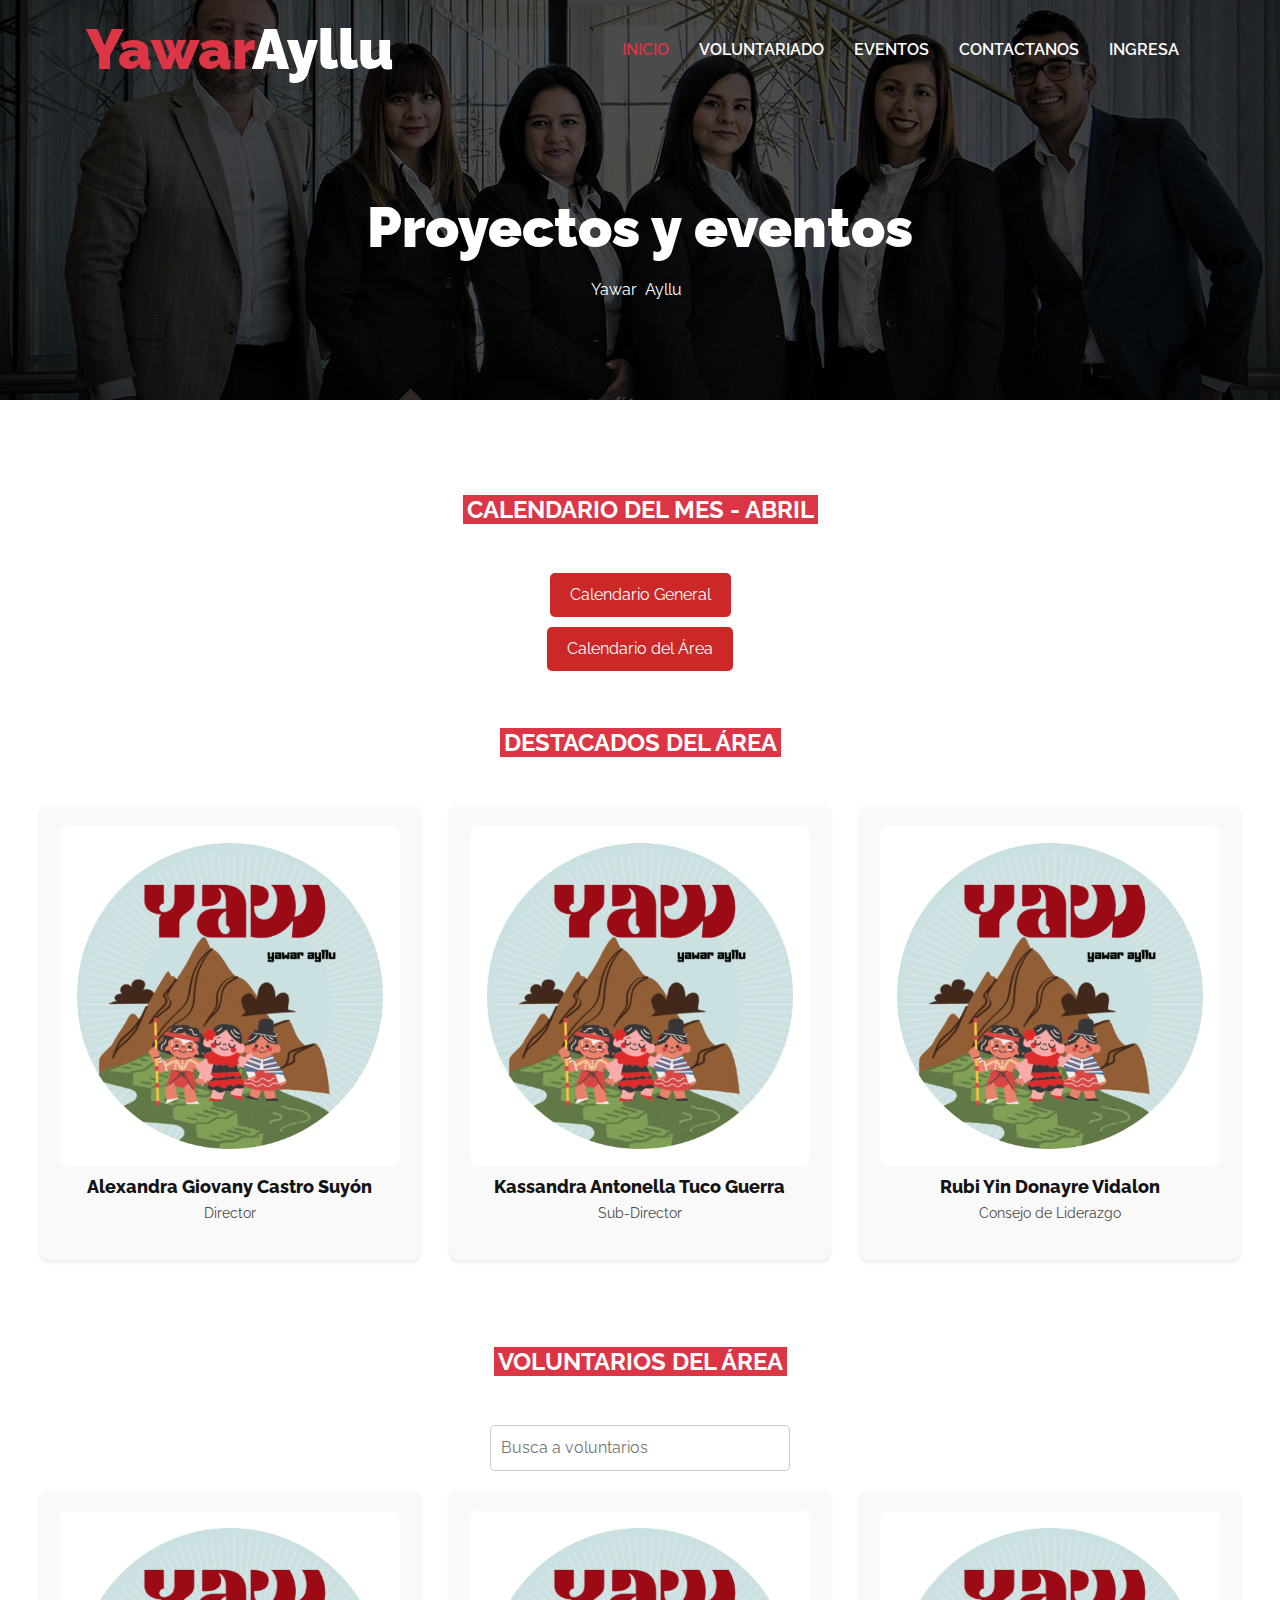
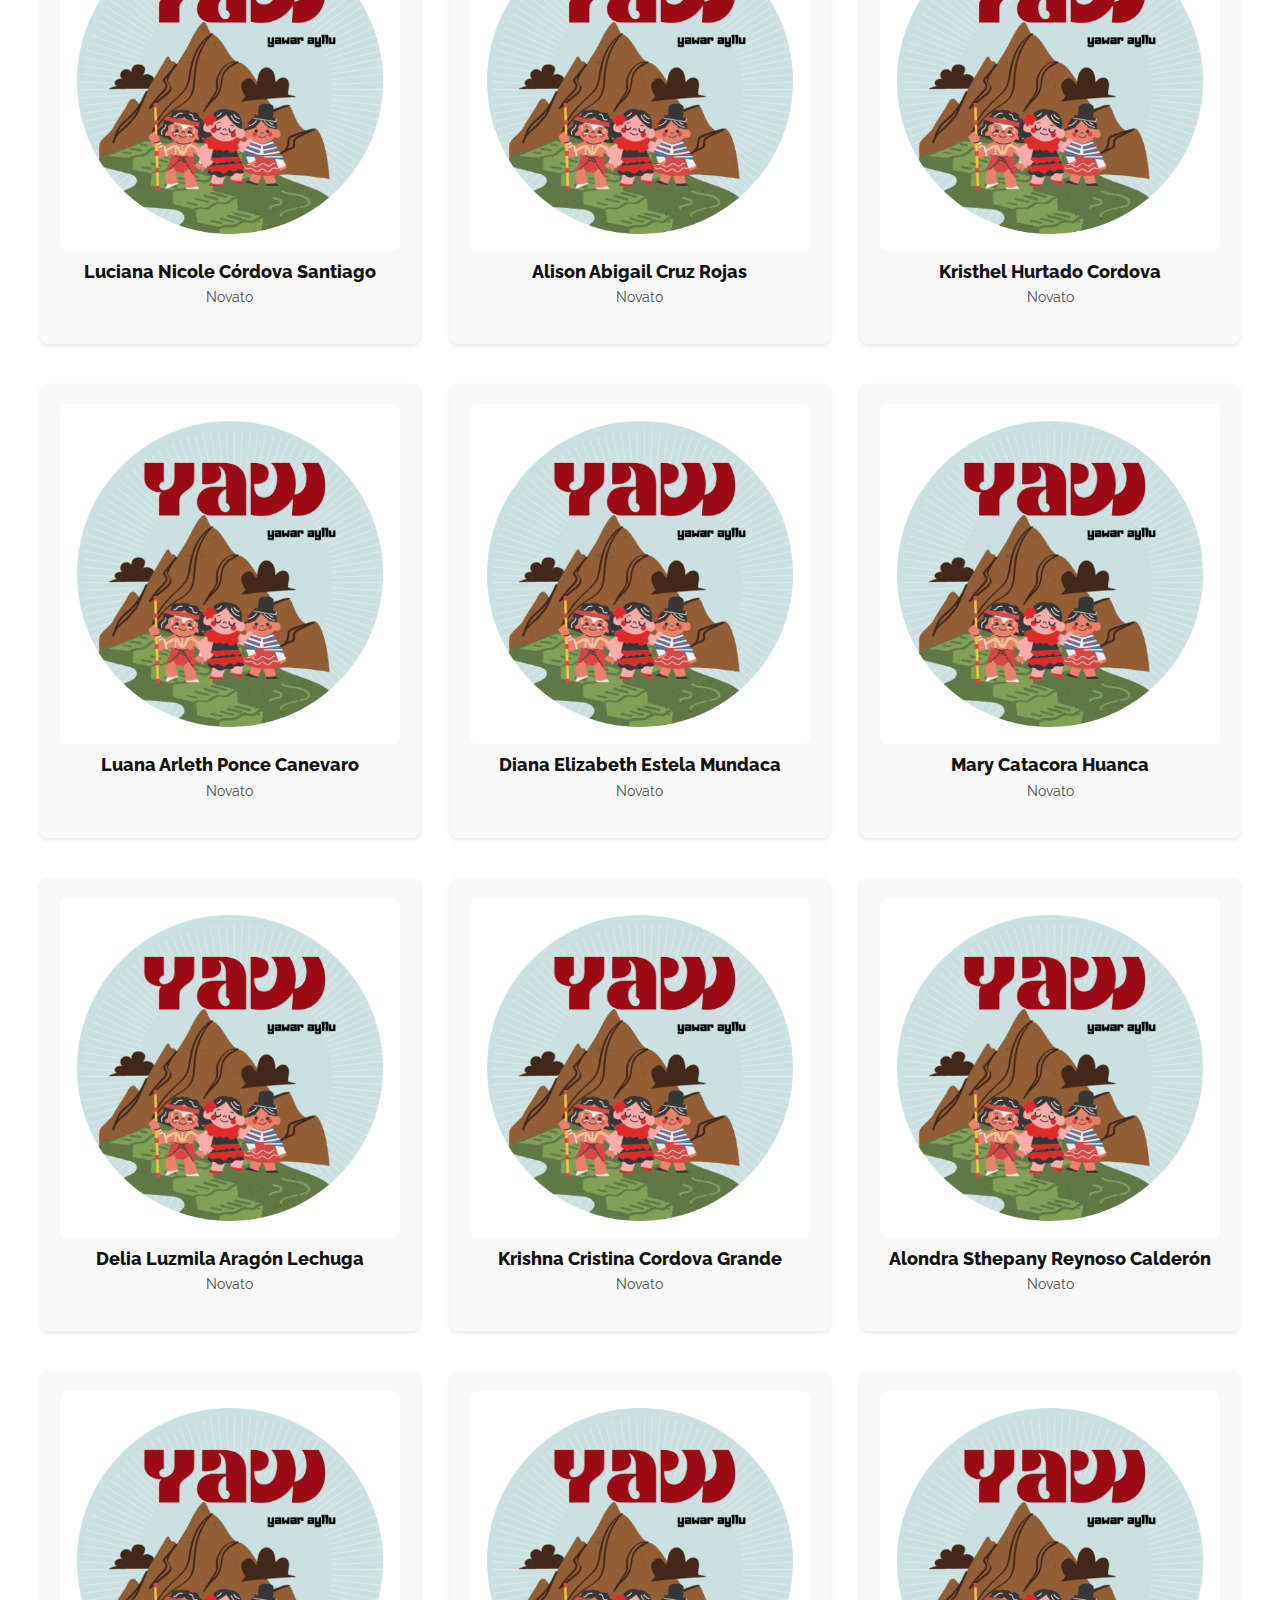
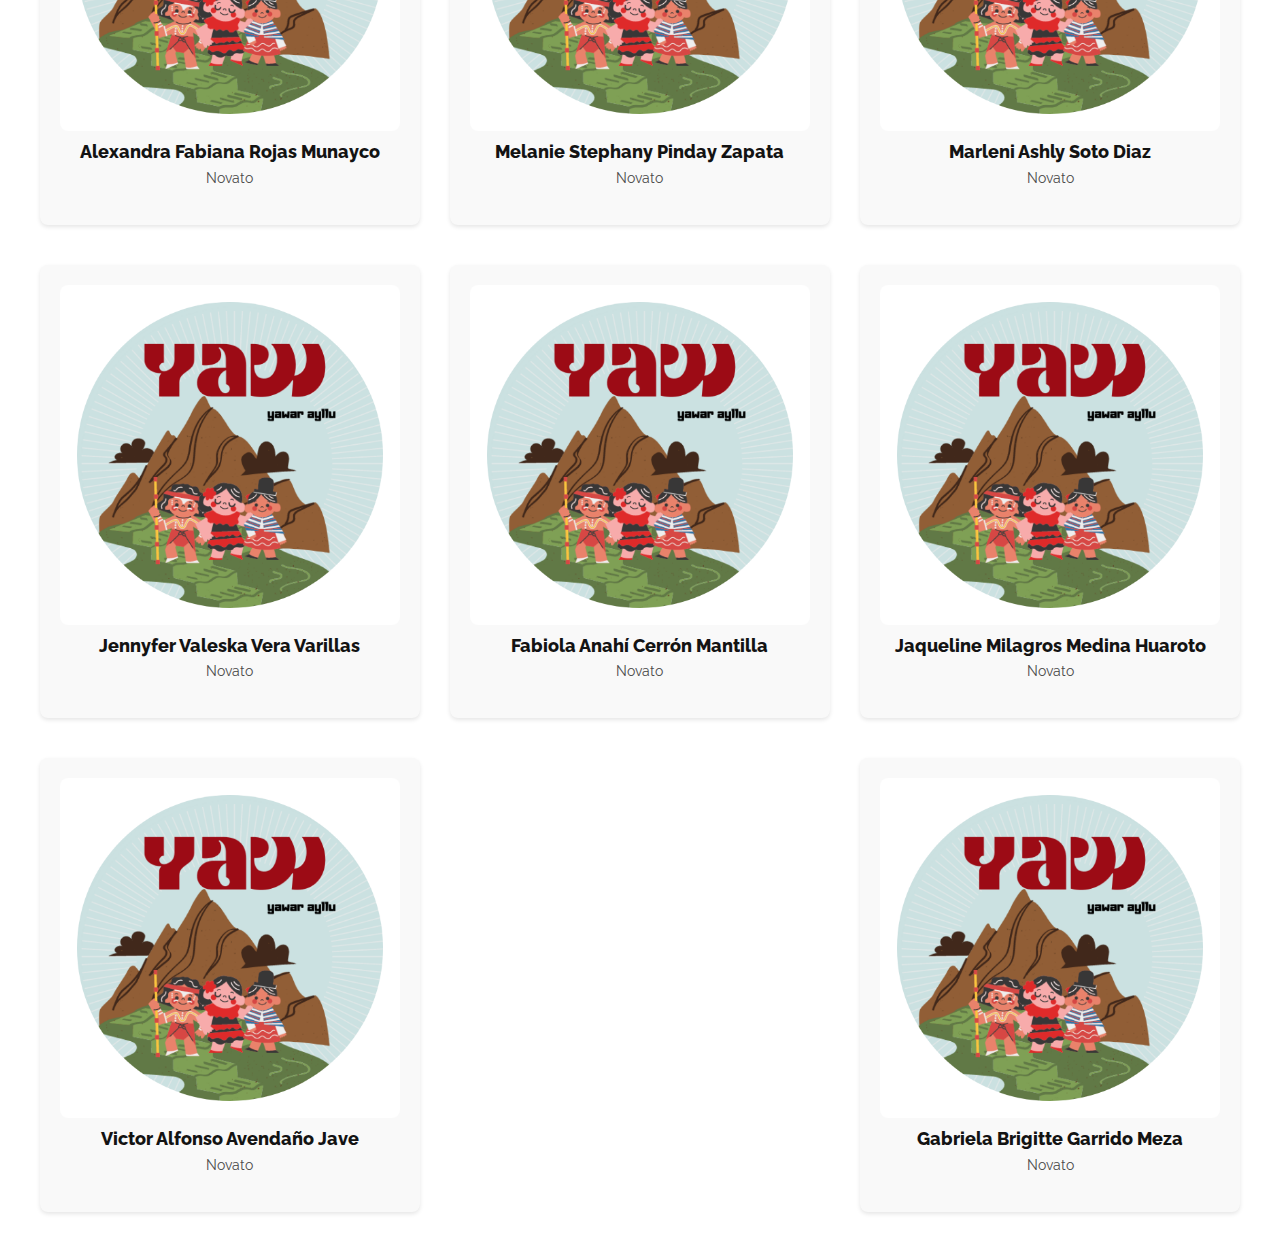
<file: proyectosye.html>
<!DOCTYPE html>
<html lang="en">
<head>
  <meta charset="UTF-8">
  <meta name="viewport" content="width=device-width, initial-scale=1.0">
  <title>PROYECTOS Y EVENTOS</title>

   <!-- Favicon -->
   <link href="img/LOGO REDONDO YAW .png" rel="icon">

   <!-- Google Web Fonts -->
   <link rel="preconnect" href="https://fonts.gstatic.com">
   <link href="https://fonts.googleapis.com/css2?family=Raleway:wght@400;500;600;700;800;900&display=swap" rel="stylesheet"> 

   <!-- Font Awesome -->
   <link href="https://cdnjs.cloudflare.com/ajax/libs/font-awesome/5.15.0/css/all.min.css" rel="stylesheet">

   <!-- Libraries Stylesheet -->
   <link href="lib/owlcarousel/assets/owl.carousel.min.css" rel="stylesheet">

  <link href="css/style.css" rel="stylesheet">
  <link rel="stylesheet" href="volunteer.css">
  <link rel="stylesheet" href="calendar.css">

  <style>
    .calendar-container {
        display: none;
    }
    .show {
        display: block;
    }
    </style>
</head>
<body>
    <!-- Navbar Start -->
    <div class="container-fluid nav-bar p-0">
        <div class="container-lg p-0">
            <nav class="navbar navbar-expand-lg bg-secondary navbar-dark">
                <a href="index.html" class="navbar-brand">
                    <h1 class="m-0 text-white display-4"><span class="text-primary">Yawar</span><span class="text-primary"></span>Ayllu</h1>
                </a>
                <button type="button" class="navbar-toggler" data-toggle="collapse" data-target="#navbarCollapse">
                    <span class="navbar-toggler-icon"></span>
                </button>
                <div class="collapse navbar-collapse justify-content-between" id="navbarCollapse">
                    <div class="navbar-nav ml-auto py-0">
                        <a href="index.html" class="nav-item nav-link active">INICIO</a>
                        <a href="volunteering.html" class="nav-item nav-link">VOLUNTARIADO</a>
                        <a href="pricing.html" class="nav-item nav-link">EVENTOS</a>
                        <a href="https://beacons.ai/yawarayllu?fbclid=PAAaZJTN8qBzVwkllL8dKziM0c5r5MJMr17e97gynkjw7DYdAzzLaD60fQUOA" class="nav-item nav-link">CONTACTANOS</a>
                        <a href="login.html" class="nav-item nav-link">INGRESA</a>    
                    </div>
                </div>
            </nav>
        </div>
    </div>
    <!-- Navbar End -->
        
    <!-- Page Header Start -->
    <div class="container-fluid page-header d-flex flex-column align-items-center justify-content-center pt-0 pt-lg-5 mb-5">
        <h1 class="display-4 text-white mb-3 mt-0 mt-lg-5">Proyectos y eventos</h1>
        <div class="d-inline-flex text-white">
            <p class="m-0"><a class="text-white" href="">Yawar</a></p>
            <p class="m-0 px-2"> Ayllu</p>
            <p class="m-0"></p>
        </div>
    </div>
    <!-- Page Header Start -->

    <div class="container-fluid pt-5">
        <div class="container">
            <div class="row justify-content-center">
                <div class="col-12 col-lg-6 text-center mb-5">
                    <h4 class="d-inline bg-primary text-white text-uppercase font-weight-bold px-1">CALENDARIO DEL MES - ABRIL</h4>
                </div>
            </div>
        </div>
    </div>

    <div>
        <button onclick="showCalendar('general')">Calendario General</button>
        <button onclick="showCalendar('area')">Calendario del Área</button>
    </div>

    <div id="general-calendar" class="calendar-container">
        <!-- Aquí va el código del calendario general -->
        <div class="container-fluid pt-5">
            <div class="container">
                <div class="row justify-content-center">
                    <div class="col-12 col-lg-6 text-center mb-5">
                        <h4 class="d-inline bg-primary text-white text-uppercase font-weight-bold px-1">CALENDARIO GENERAL</h4>
                    </div>
                </div>
            </div>
        </div>

        <table>
            <tr>
                <th>Fecha</th>
                <th>Hora</th>
                <th>Descripción</th>
                <th>Acción</th>
              </tr>
              <tr>
                <td>01/04/2024</td>
                <td>-</td>
                <td>CONVOCATORIA POR ANIVERSARIO</td>
                <td><button onclick="window.location.href='https://meet.google.com/link1'">Ingresar</button></td>
              </tr>
      
              <tr>
                <td>03/04/2024</td>
                <td>A definir</td>
                <td>GESTIÓN DE PROYECTOS - REUNIÓN PROGRAMADA</td>
                <td><button onclick="window.location.href='https://meet.google.com/bvp-okgp-syd'">Ingresar</button></td>
              </tr>
      
              <tr>
                  <td>06/04/2024</td>
                  <td>A definir</td>
                  <td>ALIANZAS - REUNIÓN PROGRAMADA</td>
                  <td><button onclick="window.location.href='https://Meet.google.com/ako-wyug-tvy'">Ingresar</button></td>
              </tr>
              <tr>
                  <td>06/04/2024</td>
                  <td>A definir</td>
                  <td>DISEÑO - REUNIÓN PROGRAMADA</td>
                  <td><button onclick="window.location.href='https://meet.google.com/xzz-sgmu-wgs'">Ingresar</button></td>
              </tr>
              <tr>
                  <td>06/04/2024</td>
                  <td>A definir</td>
                  <td>INVESTIGACIÓN - REUNIÓN PROGRAMADA</td>
                  <td><button onclick="window.location.href='https://meet.google.com/tiq-wytw-tme'">Ingresar</button></td>
              </tr>
              
              <tr>
                  <td>08/04/2024</td>
                  <td>-</td>
                  <td>CELEBRANDO JUNTOS - DINÁMICAS</td> 
                  <td></td>
       
              </tr>
      
              <tr>
                  <td>09/04/2024</td>
                  <td>-</td>
                  <td>CELEBRANDO JUNTOS - DINÁMICAS</td>  
                  <td></td>
      
              </tr>
      
              <tr>
                  <td>10/04/2024</td>
                  <td>-</td>
                  <td>CELEBRANDO JUNTOS - DINÁMICAS</td> 
                  <td></td>
       
              </tr>
      
              <tr>
                  <td>11/04/2024</td>
                  <td>-</td>
                  <td>CELEBRANDO JUNTOS - CONCURSO</td>
                  <td></td>
        
              </tr>
      
              <tr>
                  <td>12/04/2024</td>
                  <td>-</td>
                  <td>BIENVENIDA A YAWIS</td>
                  <td></td>
              </tr>
              <tr>
                  <td>12/04/2024</td>
                  <td>18:00</td>
                  <td>NOCHE DE CINE</td>
                  <td><button onclick="window.location.href='https://meet.google.com/mvy-tssx-hks'">Ingresar</button></td>
              </tr>
      
              <tr>
                  <td>13/04/2024</td>
                  <td>A definir</td>
                  <td>REUNIÓN GENERAL - PREMIACIONES  </td>
                  <td><button onclick="window.location.href='https://'">Ingresar</button></td>
              </tr>
      
              <tr>
                  <td>14/04/2024</td>
                  <td>Todo el día</td>
                  <td>ANIVERSARIO YAW</td>
                  <td></td>
              </tr>
      
              <tr>
                  <td>15/04/2024</td>
                  <td>A definir</td>
                  <td>DIRECTIVA - REUNIÓN PROGRAMADA</td>
                  <td><button onclick="window.location.href='https://meet.google.com/pjp-pyib-tdy'">Ingresar</button></td>
              </tr>
      
              <tr>
                  <td>17/04/2024</td>
                  <td>A definir</td>
                  <td>GESTIÓN DE PROYECTOS - REUNIÓN PROGRAMADA</td>
                  <td><button onclick="window.location.href='https://meet.google.com/hhn-uvod-ymw'">Ingresar</button></td>
              </tr>
      
              <tr>
                  <td>18/04/2024</td>
                  <td>A definir</td>
                  <td>RECURSOS HUMANOS - REUNIÓN PROGRAMADA</td>
                  <td><button onclick="window.location.href='https://Meet.google.com/yns-qyhg-joj'">Ingresar</button></td>
              </tr>
      
              <tr>
                  <td>20/04/2024</td>
                  <td>A definir</td>
                  <td>ALIANZAS - REUNIÓN PROGRAMADA</td>
                  <td><button onclick="window.location.href='https://Meet.google.com/gmb-bgfn-fen'">Ingresar</button></td>
              </tr>
              <tr>
                  <td>20/04/2024</td>
                  <td>A definir</td>
                  <td>DISEÑO - REUNIÓN PROGRAMADA</td>
                  <td><button onclick="window.location.href='https://meet.google.com/yxp-jxjy-enq'">Ingresar</button></td>
              </tr>
              <tr>
                  <td>20/04/2024</td>
                  <td>A definir</td>
                  <td>INVESTIGACIÓN - REUNIÓN PROGRAMADA</td>
                  <td><button onclick="window.location.href='https://meet.google.com/wbd-hxnv-dfa'">Ingresar</button></td>
              </tr>
              <tr>
                  <td>20/04/2024</td>
                  <td>A definir</td>
                  <td>MARKETING - REUNIÓN PROGRAMADA</td>
                  <td><button onclick="window.location.href='https://meet.google.com/evr-auvh-gwf'">Ingresar</button></td>
              </tr>
              
              <tr>
                  <td>21/04/2024</td>
                  <td>A definir</td>
                  <td>DIRECTIVA - REUNIÓN PROGRAMADA</td>
                  <td><button onclick="window.location.href='https://Meet.google.com/ear-afqt-xcg'">Ingresar</button></td>
              </tr>
      
              <tr>
                  <td>24/04/2024</td>
                  <td>A definir</td>
                  <td>GESTIÓN DE PROYECTOS - REUNIÓN PROGRAMADA</td>
                  <td><button onclick="window.location.href='https://meet.google.com/fse-advu-yew'">Ingresar</button></td>
              </tr>
      
              <tr>
                  <td>25/05/2024</td>
                  <td>A definir</td>
                  <td>RECURSOS HUMANOS - REUNIÓN PROGRAMADA</td>
                  <td><button onclick="window.location.href='https://meet.google.com/wym-pveu-kyk'">Ingresar</button></td>
              </tr>
      
              <tr>
                  <td>27/04/2024</td>
                  <td>A definir</td>
                  <td>ALIANZAS - REUNIÓN PROGRAMADA</td>
                  <td><button onclick="window.location.href='https://Meet.google.com/tor-cfyv-zqz'">Ingresar</button></td>
              </tr>
              <tr>
                  <td>27/04/2024</td>
                  <td>A definir</td>
                  <td>DISEÑO - REUNIÓN PROGRAMADA</td>
                  <td><button onclick="window.location.href='https://Meet.google.com/mwu-yjhd-shj'">Ingresar</button></td>
              </tr>
              <tr>
                  <td>27/04/2024</td>
                  <td>A definir</td>
                  <td>INVESTIGACIÓN - REUNIÓN PROGRAMADA</td>
                  <td><button onclick="window.location.href='https://Meet.google.com/jsx-sujs-sbq'">Ingresar</button></td>
              </tr>
              <tr>
                  <td>27/04/2024</td>
                  <td>A definir</td>
                  <td>MARKETING - REUNIÓN PROGRAMADA</td>
                  <td><button onclick="window.location.href='https://Meet.google.com/jxw-cyqt-acq'">Ingresar</button></td>
              </tr>
      
              <tr>
                  <td>01/05/2024</td>
                  <td>A definir</td>
                  <td>GESTIÓN DE PROYECTOS - REUNIÓN PROGRAMADA</td>
                  <td><button onclick="window.location.href='https://meet.google.com/hnt-vatd-yrp'">Ingresar</button></td>
              </tr>
      
              <tr>
                  <td>02/05/2024</td>
                  <td>A definir</td>
                  <td>RECURSOS HUMANOS - REUNIÓN PROGRAMADA</td>
                  <td><button onclick="window.location.href='https://meet.google.com/hnt-vatd-yrp'">Ingresar</button></td>
              </tr>
      
              <tr>
                  <td>04/05/2024</td>
                  <td>A definir</td>
                  <td>ALIANZAS - REUNIÓN PROGRAMADA</td>
                  <td><button onclick="window.location.href='https://meet.google.com/xvb-tznx-cbs'">Ingresar</button></td>
              </tr>
              <tr>
                  <td>04/05/2024</td>
                  <td>A definir</td>
                  <td>DISEÑO - REUNIÓN PROGRAMADA</td>
                  <td><button onclick="window.location.href='https://Meet.google.com/hbq-wswx-byk'">Ingresar</button></td>
              </tr>
              <tr>
                  <td>04/05/2024</td>
                  <td>A definir</td>
                  <td>INVESTIGACIÓN - REUNIÓN PROGRAMADA</td>
                  <td><button onclick="window.location.href='https://meet.google.com/sxg-sawc-aei'">Ingresar</button></td>
              </tr>
              <tr>
                  <td>04/05/2024</td>
                  <td>A definir</td>
                  <td>MARKETING - REUNIÓN PROGRAMADA</td>
                  <td><button onclick="window.location.href='https://meet.google.com/qda-acfa-idx'">Ingresar</button></td>
              </tr>
        </table>
    </div>

    <div id="area-calendar" class="calendar-container">
        <!-- Aquí va el código del calendario del área -->
        <div class="container-fluid pt-5">
            <div class="container">
                <div class="row justify-content-center">
                    <div class="col-12 col-lg-6 text-center mb-5">
                        <h4 class="d-inline bg-primary text-white text-uppercase font-weight-bold px-1">CALENDARIO DEL ÁREA</h4>
                    </div>
                </div>
            </div>
        </div>

        <table>
            <tr>
                <th>Fecha</th>
                <th>Hora</th>
                <th>Descripción</th>
                <th>Acción</th>
              </tr>
              <tr>
                <td>01/04/2024</td>
                <td>-</td>
                <td>CONVOCATORIA POR ANIVERSARIO</td>
                <td><button onclick="window.location.href='https://meet.google.com/link1'">Ingresar</button></td>
              </tr>
      
              <tr>
                <td>03/04/2024</td>
                <td>A definir</td>
                <td>GESTIÓN DE PROYECTOS - REUNIÓN PROGRAMADA</td>
                <td><button onclick="window.location.href='https://meet.google.com/bvp-okgp-syd'">Ingresar</button></td>
              </tr>
              
              <tr>
                  <td>08/04/2024</td>
                  <td>-</td>
                  <td>CELEBRANDO JUNTOS - DINÁMICAS</td> 
                  <td></td>
       
              </tr>
      
              <tr>
                  <td>09/04/2024</td>
                  <td>-</td>
                  <td>CELEBRANDO JUNTOS - DINÁMICAS</td>  
                  <td></td>
      
              </tr>
      
              <tr>
                  <td>10/04/2024</td>
                  <td>-</td>
                  <td>CELEBRANDO JUNTOS - DINÁMICAS</td> 
                  <td></td>
       
              </tr>
      
              <tr>
                  <td>11/04/2024</td>
                  <td>-</td>
                  <td>CELEBRANDO JUNTOS - CONCURSO</td>
                  <td></td>
        
              </tr>
      
              <tr>
                  <td>12/04/2024</td>
                  <td>-</td>
                  <td>BIENVENIDA A YAWIS</td>
                  <td></td>
              </tr>
              <tr>
                  <td>12/04/2024</td>
                  <td>18:00</td>
                  <td>NOCHE DE CINE</td>
                  <td><button onclick="window.location.href='https://meet.google.com/mvy-tssx-hks'">Ingresar</button></td>
              </tr>
      
              <tr>
                  <td>13/04/2024</td>
                  <td>A definir</td>
                  <td>REUNIÓN GENERAL - PREMIACIONES  </td>
                  <td><button onclick="window.location.href='https://'">Ingresar</button></td>
              </tr>
      
              <tr>
                  <td>14/04/2024</td>
                  <td>Todo el día</td>
                  <td>ANIVERSARIO YAW</td>
                  <td></td>
              </tr>
      
              <tr>
                  <td>15/04/2024</td>
                  <td>A definir</td>
                  <td>DIRECTIVA - REUNIÓN PROGRAMADA</td>
                  <td><button onclick="window.location.href='https://meet.google.com/pjp-pyib-tdy'">Ingresar</button></td>
              </tr>
      
              <tr>
                  <td>17/04/2024</td>
                  <td>A definir</td>
                  <td>GESTIÓN DE PROYECTOS - REUNIÓN PROGRAMADA</td>
                  <td><button onclick="window.location.href='https://meet.google.com/hhn-uvod-ymw'">Ingresar</button></td>
              </tr>
      
              <tr>
                  <td>21/04/2024</td>
                  <td>A definir</td>
                  <td>DIRECTIVA - REUNIÓN PROGRAMADA</td>
                  <td><button onclick="window.location.href='https://Meet.google.com/ear-afqt-xcg'">Ingresar</button></td>
              </tr>
      
              <tr>
                  <td>24/04/2024</td>
                  <td>A definir</td>
                  <td>GESTIÓN DE PROYECTOS - REUNIÓN PROGRAMADA</td>
                  <td><button onclick="window.location.href='https://meet.google.com/fse-advu-yew'">Ingresar</button></td>
              </tr>
      
              <tr>
                  <td>01/05/2024</td>
                  <td>A definir</td>
                  <td>GESTIÓN DE PROYECTOS - REUNIÓN PROGRAMADA</td>
                  <td><button onclick="window.location.href='https://meet.google.com/hnt-vatd-yrp'">Ingresar</button></td>
              </tr>
      
        </table>
    </div>

    <script>
        function showCalendar(calendarType) {
            var generalCalendar = document.getElementById('general-calendar');
            var areaCalendar = document.getElementById('area-calendar');

            if (calendarType === 'general') {
                generalCalendar.classList.add('show');
                areaCalendar.classList.remove('show');
            } else if (calendarType === 'area') {
                areaCalendar.classList.add('show');
                generalCalendar.classList.remove('show');
            }
        }
    </script>


    <div class="container-fluid pt-5">
        <div class="container">
            <div class="row justify-content-center">
                <div class="col-12 col-lg-6 text-center mb-5">
                    <h4 class="d-inline bg-primary text-white text-uppercase font-weight-bold px-1">DESTACADOS DEL ÁREA</h4>
                </div>
            </div>
        </div>
    </div>

    <div class="volunteers-container">
        <div class="volunteer">
            <img src="img/LOGO REDONDO YAW .png" alt="Volunteer 4">
            <h2>Alexandra Giovany Castro Suyón</h2>
            <p>Director</p>
        </div>
        <div class="volunteer">
            <img src="img/LOGO REDONDO YAW .png" alt="Volunteer 4">
            <h2>Kassandra Antonella	Tuco Guerra</h2>
            <p>Sub-Director</p>
        </div>   
        <div class="volunteer">
            <img src="img/LOGO REDONDO YAW .png" alt="Volunteer 4">
            <h2>Rubi Yin Donayre Vidalon </h2>
            <p>Consejo de Liderazgo</p>
        </div>     
    </div>

    <div class="container-fluid pt-5">
        <div class="container">
            <div class="row justify-content-center">
                <div class="col-12 col-lg-6 text-center mb-5">
                    <h4 class="d-inline bg-primary text-white text-uppercase font-weight-bold px-1">VOLUNTARIOS DEL ÁREA</h4>
                </div>
            </div>
        </div>
    </div>

    <div class="search-container">
        <input type="text" id="searchInput" onkeyup="searchVolunteers()" placeholder="Busca a voluntarios">
    </div>

    <div class="volunteers-container">
        <div class="volunteer">
            <img src="img/LOGO REDONDO YAW .png" alt="Volunteer 1">
            <h2>Luciana	Nicole Córdova Santiago </h2>
            <p>Novato</p>
        </div>

        <div class="volunteer">
            <img src="img/LOGO REDONDO YAW .png" alt="Volunteer 2">
            <h2>Alison Abigail Cruz Rojas</h2>
            <p>Novato</p>
        </div>

        <div class="volunteer">
            <img src="img/LOGO REDONDO YAW .png" alt="Volunteer 3">
            <h2>Kristhel Hurtado Cordova</h2>
            <p>Novato</p>
        </div>

        <div class="volunteer">
            <img src="img/LOGO REDONDO YAW .png" alt="Volunteer 5">
            <h2>Luana Arleth Ponce Canevaro</h2>
            <p>Novato</p>
        </div>

        <div class="volunteer">
            <img src="img/LOGO REDONDO YAW .png" alt="Volunteer 6">
            <h2>Diana Elizabeth Estela Mundaca</h2>
            <p>Novato</p>
        </div>

        <div class="volunteer">
            <img src="img/LOGO REDONDO YAW .png" alt="Volunteer 6">
            <h2>Mary Catacora Huanca</h2>
            <p>Novato</p>
        </div>

        <div class="volunteer">
            <img src="img/LOGO REDONDO YAW .png" alt="Volunteer 6">
            <h2>Delia Luzmila Aragón Lechuga</h2>
            <p>Novato</p>
        </div>

        <div class="volunteer">
            <img src="img/LOGO REDONDO YAW .png" alt="Volunteer 6">
            <h2>Krishna Cristina Cordova Grande</h2>
            <p>Novato</p>
        </div>

        <div class="volunteer">
            <img src="img/LOGO REDONDO YAW .png" alt="Volunteer 6">
            <h2>Alondra	Sthepany Reynoso Calderón </h2>
            <p>Novato</p>
        </div>

        <div class="volunteer">
            <img src="img/LOGO REDONDO YAW .png" alt="Volunteer 6">
            <h2>Alexandra Fabiana Rojas Munayco </h2>
            <p>Novato</p>
        </div>

        <div class="volunteer">
            <img src="img/LOGO REDONDO YAW .png" alt="Volunteer 6">
            <h2>Melanie	Stephany Pinday Zapata</h2>
            <p>Novato</p>
        </div>

        <div class="volunteer">
            <img src="img/LOGO REDONDO YAW .png" alt="Volunteer 6">
            <h2>Marleni Ashly Soto Diaz</h2>
            <p>Novato</p>
        </div>

        <div class="volunteer">
            <img src="img/LOGO REDONDO YAW .png" alt="Volunteer 6">
            <h2>Jennyfer Valeska Vera Varillas</h2>
            <p>Novato</p>
        </div>

        <div class="volunteer">
            <img src="img/LOGO REDONDO YAW .png" alt="Volunteer 6">
            <h2>Fabiola Anahí Cerrón Mantilla</h2>
            <p>Novato</p>
        </div>

        <div class="volunteer">
            <img src="img/LOGO REDONDO YAW .png" alt="Volunteer 6">
            <h2>Jaqueline Milagros Medina Huaroto</h2>
            <p>Novato</p>
        </div>

        <div class="volunteer">
            <img src="img/LOGO REDONDO YAW .png" alt="Volunteer 6">
            <h2>Victor Alfonso Avendaño Jave </h2>
            <p>Novato</p>
        </div>

        <div class="volunteer">
            <img src="img/LOGO REDONDO YAW .png" alt="Volunteer 6">
            <h2>Gabriela Brigitte Garrido Meza</h2>
            <p>Novato</p>
        </div>
    </div>

    <script>
        function searchVolunteers() {
            var input = document.getElementById("searchInput").value.toUpperCase();
            var volunteers = document.getElementsByClassName("volunteer");
        
            for (var i = 0; i < volunteers.length; i++) {
                var name = volunteers[i].getElementsByTagName("h2")[0];
                var txtValue = name.textContent || name.innerText;
                if (txtValue.toUpperCase().indexOf(input) > -1) {
                    volunteers[i].style.display = "";
                } else {
                    volunteers[i].style.display = "none";
                }
            }
        }
    </script>
</body>
</html>
</file>
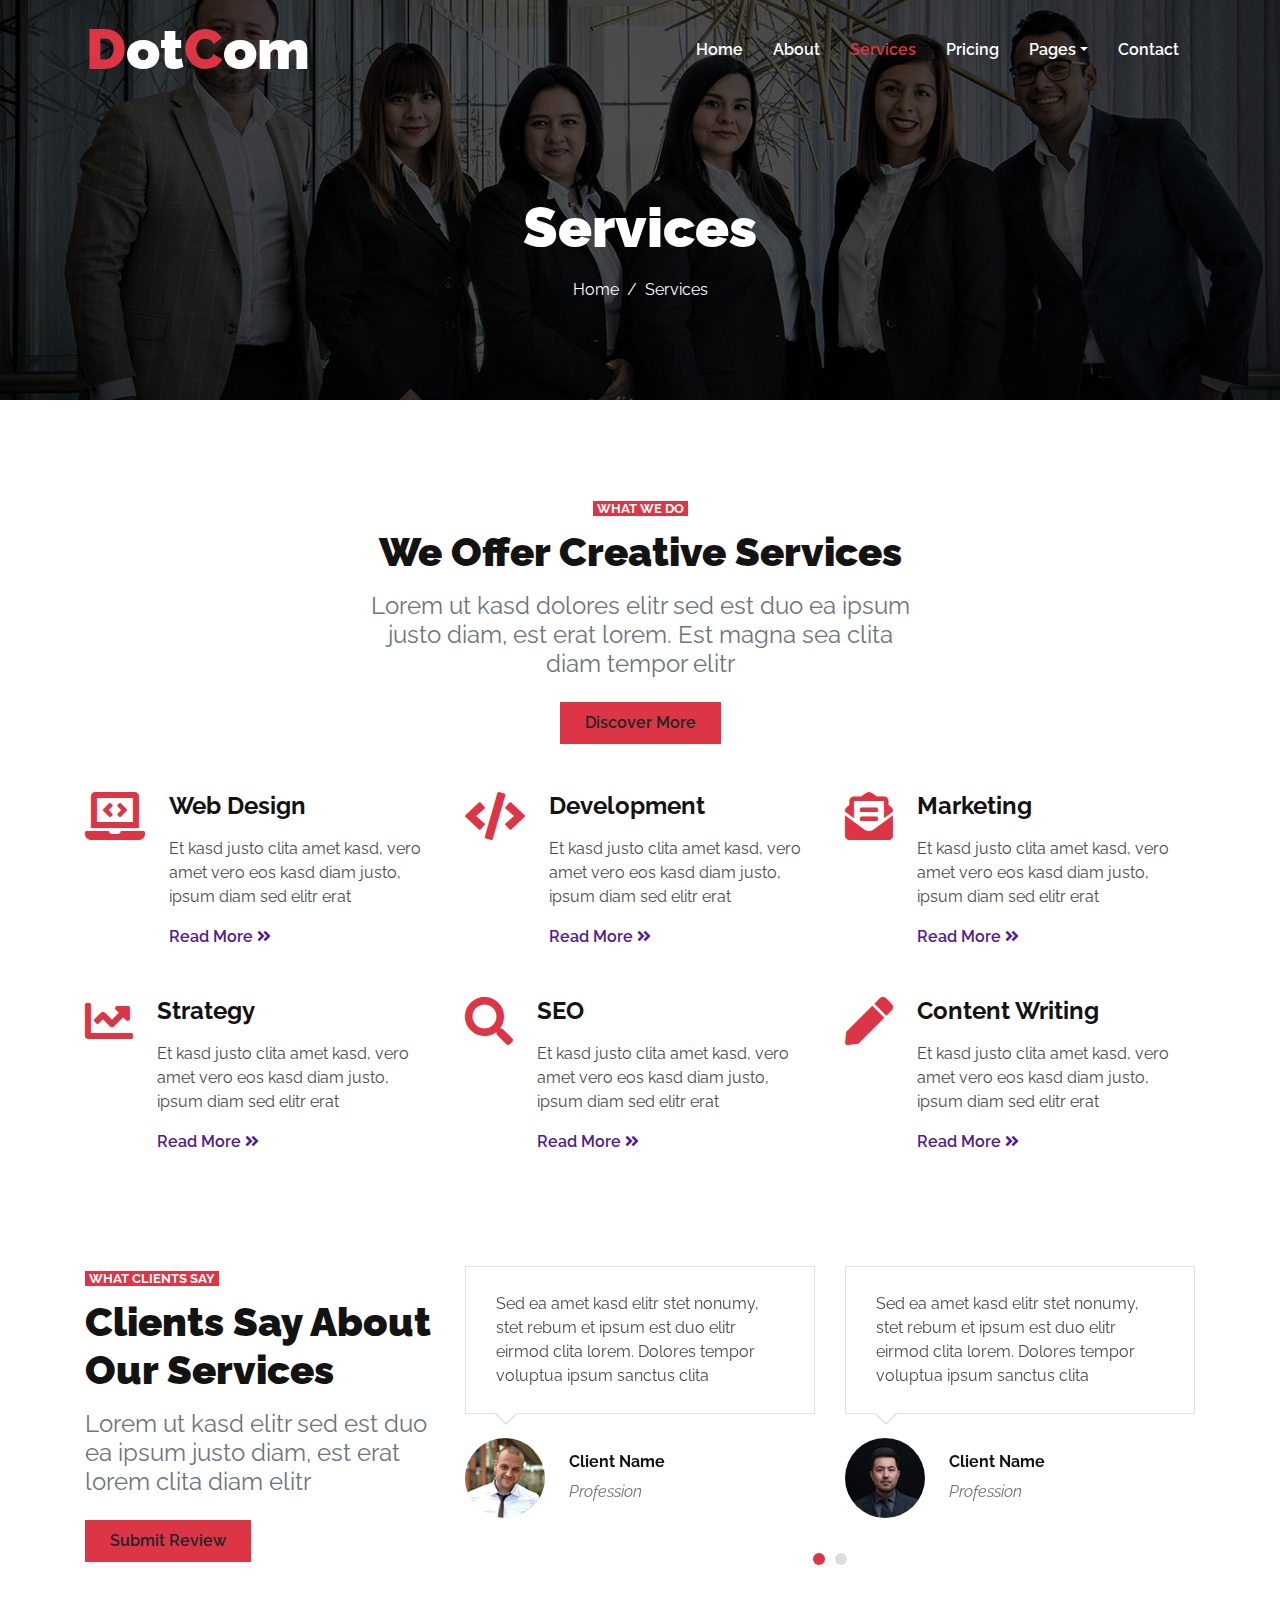
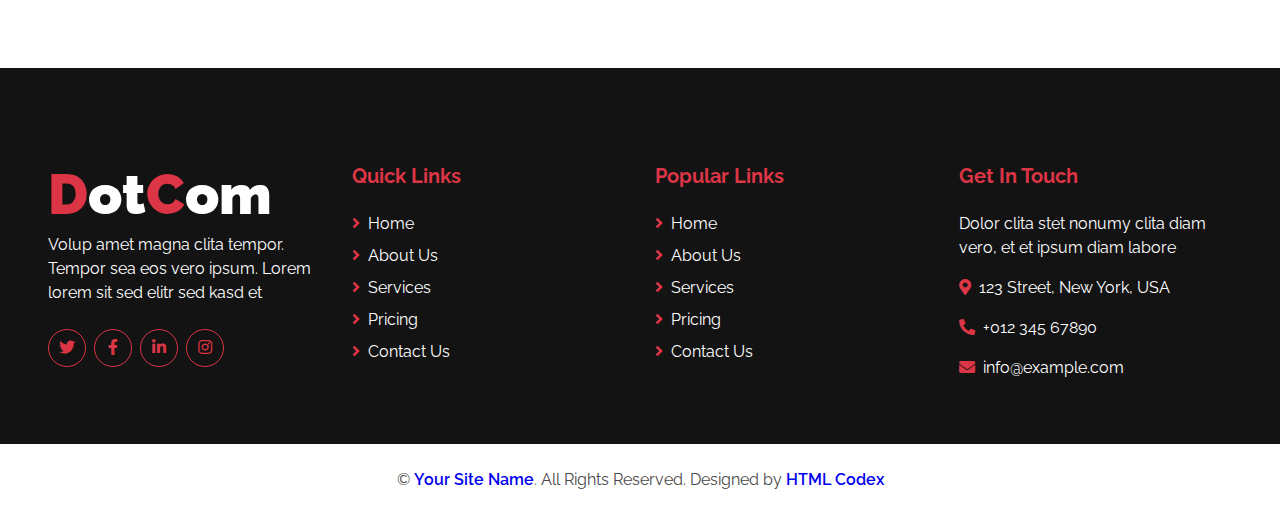
<file: service.html>
<!DOCTYPE html>
<html lang="en">

<head>
    <meta charset="utf-8">
    <title>DotCom - Creative Agency Website Template</title>
    <meta content="width=device-width, initial-scale=1.0" name="viewport">
    <meta content="Free HTML Templates" name="keywords">
    <meta content="Free HTML Templates" name="description">

    <!-- Favicon -->
    <link href="img/favicon.ico" rel="icon">

    <!-- Google Web Fonts -->
    <link rel="preconnect" href="https://fonts.gstatic.com">
    <link href="https://fonts.googleapis.com/css2?family=Raleway:wght@400;500;600;700;800;900&display=swap" rel="stylesheet"> 

    <!-- Font Awesome -->
    <link href="https://cdnjs.cloudflare.com/ajax/libs/font-awesome/5.15.0/css/all.min.css" rel="stylesheet">

    <!-- Libraries Stylesheet -->
    <link href="lib/owlcarousel/assets/owl.carousel.min.css" rel="stylesheet">

    <!-- Customized Bootstrap Stylesheet -->
    <link href="css/style.css" rel="stylesheet">
</head>

<body>
    <!-- Navbar Start -->
    <div class="container-fluid nav-bar p-0">
        <div class="container-lg p-0">
            <nav class="navbar navbar-expand-lg bg-secondary navbar-dark">
                <a href="index.html" class="navbar-brand">
                    <h1 class="m-0 text-white display-4"><span class="text-primary">D</span>ot<span class="text-primary">C</span>om</h1>
                </a>
                <button type="button" class="navbar-toggler" data-toggle="collapse" data-target="#navbarCollapse">
                    <span class="navbar-toggler-icon"></span>
                </button>
                <div class="collapse navbar-collapse justify-content-between" id="navbarCollapse">
                    <div class="navbar-nav ml-auto py-0">
                        <a href="index.html" class="nav-item nav-link">Home</a>
                        <a href="about.html" class="nav-item nav-link">About</a>
                        <a href="service.html" class="nav-item nav-link active">Services</a>
                        <a href="pricing.html" class="nav-item nav-link">Pricing</a>
                        <div class="nav-item dropdown">
                            <a href="#" class="nav-link dropdown-toggle" data-toggle="dropdown">Pages</a>
                            <div class="dropdown-menu border-0 rounded-0 m-0">
                                <a href="blog.html" class="dropdown-item">Blog Grid</a>
                                <a href="single.html" class="dropdown-item">Blog Detail</a>
                            </div>
                        </div>
                        <a href="contact.html" class="nav-item nav-link">Contact</a>
                    </div>
                </div>
            </nav>
        </div>
    </div>
    <!-- Navbar End -->


    <!-- Page Header Start -->
    <div class="container-fluid page-header d-flex flex-column align-items-center justify-content-center pt-0 pt-lg-5 mb-5">
        <h1 class="display-4 text-white mb-3 mt-0 mt-lg-5">Services</h1>
        <div class="d-inline-flex text-white">
            <p class="m-0"><a class="text-white" href="">Home</a></p>
            <p class="m-0 px-2">/</p>
            <p class="m-0">Services</p>
        </div>
    </div>
    <!-- Page Header Start -->


    <!-- Services Start -->
    <div class="container-fluid pt-5 pb-3">
        <div class="container">
            <div class="row justify-content-center">
                <div class="col-12 col-lg-6 text-center mb-5">
                    <small class="bg-primary text-white text-uppercase font-weight-bold px-1">What we do</small>
                    <h1 class="mt-2 mb-3">We Offer Creative Services</h1>
                    <h4 class="font-weight-normal text-muted mb-4">Lorem ut kasd dolores elitr sed est duo ea ipsum
                        justo diam, est erat lorem. Est magna sea clita diam tempor elitr</h4>
                    <a href="" class="btn btn-primary py-md-2 px-md-4 font-weight-semi-bold">Discover More</a>
                </div>
            </div>
            <div class="row">
                <div class="col-md-4 mb-5">
                    <div class="d-flex">
                        <i class="fa fa-3x fa-laptop-code text-primary mr-4"></i>
                        <div class="d-flex flex-column">
                            <h4 class="font-weight-bold mb-3">Web Design</h4>
                            <p>Et kasd justo clita amet kasd, vero amet vero eos kasd diam justo, ipsum diam sed elitr
                                erat</p>
                            <a class="font-weight-semi-bold" href="">Read More <i
                                    class="fa fa-angle-double-right"></i></a>
                        </div>
                    </div>
                </div>
                <div class="col-md-4 mb-5">
                    <div class="d-flex">
                        <i class="fa fa-3x fa-code text-primary mr-4"></i>
                        <div class="d-flex flex-column">
                            <h4 class="font-weight-bold mb-3">Development</h4>
                            <p>Et kasd justo clita amet kasd, vero amet vero eos kasd diam justo, ipsum diam sed elitr
                                erat</p>
                            <a class="font-weight-semi-bold" href="">Read More <i
                                    class="fa fa-angle-double-right"></i></a>
                        </div>
                    </div>
                </div>
                <div class="col-md-4 mb-5">
                    <div class="d-flex">
                        <i class="fa fa-3x fa-envelope-open-text text-primary mr-4"></i>
                        <div class="d-flex flex-column">
                            <h4 class="font-weight-bold mb-3">Marketing</h4>
                            <p>Et kasd justo clita amet kasd, vero amet vero eos kasd diam justo, ipsum diam sed elitr
                                erat</p>
                            <a class="font-weight-semi-bold" href="">Read More <i
                                    class="fa fa-angle-double-right"></i></a>
                        </div>
                    </div>
                </div>
                <div class="col-md-4 mb-5">
                    <div class="d-flex">
                        <i class="fa fa-3x fa-chart-line text-primary mr-4"></i>
                        <div class="d-flex flex-column">
                            <h4 class="font-weight-bold mb-3">Strategy</h4>
                            <p>Et kasd justo clita amet kasd, vero amet vero eos kasd diam justo, ipsum diam sed elitr
                                erat</p>
                            <a class="font-weight-semi-bold" href="">Read More <i
                                    class="fa fa-angle-double-right"></i></a>
                        </div>
                    </div>
                </div>
                <div class="col-md-4 mb-5">
                    <div class="d-flex">
                        <i class="fa fa-3x fa-search text-primary mr-4"></i>
                        <div class="d-flex flex-column">
                            <h4 class="font-weight-bold mb-3">SEO</h4>
                            <p>Et kasd justo clita amet kasd, vero amet vero eos kasd diam justo, ipsum diam sed elitr
                                erat</p>
                            <a class="font-weight-semi-bold" href="">Read More <i
                                    class="fa fa-angle-double-right"></i></a>
                        </div>
                    </div>
                </div>
                <div class="col-md-4 mb-5">
                    <div class="d-flex">
                        <i class="fa fa-3x fa-pen text-primary mr-4"></i>
                        <div class="d-flex flex-column">
                            <h4 class="font-weight-bold mb-3">Content Writing</h4>
                            <p>Et kasd justo clita amet kasd, vero amet vero eos kasd diam justo, ipsum diam sed elitr
                                erat</p>
                            <a class="font-weight-semi-bold" href="">Read More <i
                                    class="fa fa-angle-double-right"></i></a>
                        </div>
                    </div>
                </div>
            </div>
        </div>
    </div>
    <!-- Services End -->


    <!-- Testimonial Start -->
    <div class="container-fluid pt-5">
        <div class="container">
            <div class="row">
                <div class="col-lg-4 mb-5">
                    <small class="bg-primary text-white text-uppercase font-weight-bold px-1">What clients say</small>
                    <h1 class="mt-2 mb-3">Clients Say About Our Services</h1>
                    <h4 class="font-weight-normal text-muted mb-4">Lorem ut kasd elitr sed est duo ea ipsum justo diam, est erat lorem clita diam elitr</h4>
                    <a href="" class="btn btn-primary py-md-2 px-md-4 font-weight-semi-bold">Submit Review</a>
                </div>
                <div class="col-lg-8 mb-5">
                    <div class="owl-carousel testimonial-carousel">
                        <div class="testimonial-item">
                            <div class="testimonial-text position-relative border mb-4" style="padding: 25px 30px;">
                                Sed ea amet kasd elitr stet nonumy, stet rebum et ipsum est duo elitr eirmod clita lorem. Dolores tempor voluptua ipsum sanctus clita
                            </div>
                            <div class="d-flex align-items-center">
                                <img class="img-fluid rounded-circle" src="img/testimonial-1.jpg" style="width: 80px; height: 80px;" alt="Image">
                                <div class="pl-4">
                                    <h6 class="font-weight-bold">Client Name</h6>
                                    <i class="text-muted">Profession</i>
                                </div>
                            </div>
                        </div>
                        <div class="testimonial-item">
                            <div class="testimonial-text position-relative border mb-4" style="padding: 25px 30px;">
                                Sed ea amet kasd elitr stet nonumy, stet rebum et ipsum est duo elitr eirmod clita lorem. Dolores tempor voluptua ipsum sanctus clita
                            </div>
                            <div class="d-flex align-items-center">
                                <img class="img-fluid rounded-circle" src="img/testimonial-2.jpg" style="width: 80px; height: 80px;" alt="Image">
                                <div class="pl-4">
                                    <h6 class="font-weight-bold">Client Name</h6>
                                    <i class="text-muted">Profession</i>
                                </div>
                            </div>
                        </div>
                        <div class="testimonial-item">
                            <div class="testimonial-text position-relative border mb-4" style="padding: 25px 30px;">
                                Sed ea amet kasd elitr stet nonumy, stet rebum et ipsum est duo elitr eirmod clita lorem. Dolores tempor voluptua ipsum sanctus clita
                            </div>
                            <div class="d-flex align-items-center">
                                <img class="img-fluid rounded-circle" src="img/testimonial-3.jpg" style="width: 80px; height: 80px;" alt="Image">
                                <div class="pl-4">
                                    <h6 class="font-weight-bold">Client Name</h6>
                                    <i class="text-muted">Profession</i>
                                </div>
                            </div>
                        </div>
                        <div class="testimonial-item">
                            <div class="testimonial-text position-relative border mb-4" style="padding: 25px 30px;">
                                Sed ea amet kasd elitr stet nonumy, stet rebum et ipsum est duo elitr eirmod clita lorem. Dolores tempor voluptua ipsum sanctus clita
                            </div>
                            <div class="d-flex align-items-center">
                                <img class="img-fluid rounded-circle" src="img/testimonial-4.jpg" style="width: 80px; height: 80px;" alt="Image">
                                <div class="pl-4">
                                    <h6 class="font-weight-bold">Client Name</h6>
                                    <i class="text-muted">Profession</i>
                                </div>
                            </div>
                        </div>
                    </div>
                </div>
            </div>
        </div>
    </div>
    <!-- Testimonial End -->


    <!-- Footer Start -->
    <div class="container-fluid bg-secondary text-white mt-5 pt-5 px-sm-3 px-md-5">
        <div class="row pt-5">
            <div class="col-lg-3 col-md-6 mb-5">
                <a href="index.html" class="navbar-brand">
                    <h1 class="m-0 mt-n2 text-white display-4"><span class="text-primary">D</span>ot<span class="text-primary">C</span>om</h1>
                </a>
                <p>Volup amet magna clita tempor. Tempor sea eos vero ipsum. Lorem lorem sit sed elitr sed kasd et</p>
                <div class="d-flex justify-content-start mt-4">
                    <a class="btn btn-outline-primary rounded-circle text-center mr-2 px-0" style="width: 38px; height: 38px;" href="#"><i class="fab fa-twitter"></i></a>
                    <a class="btn btn-outline-primary rounded-circle text-center mr-2 px-0" style="width: 38px; height: 38px;" href="#"><i class="fab fa-facebook-f"></i></a>
                    <a class="btn btn-outline-primary rounded-circle text-center mr-2 px-0" style="width: 38px; height: 38px;" href="#"><i class="fab fa-linkedin-in"></i></a>
                    <a class="btn btn-outline-primary rounded-circle text-center mr-2 px-0" style="width: 38px; height: 38px;" href="#"><i class="fab fa-instagram"></i></a>
                </div>
            </div>
            <div class="col-lg-3 col-md-6 mb-5">
                <h5 class="font-weight-bold text-primary mb-4">Quick Links</h5>
                <div class="d-flex flex-column justify-content-start">
                    <a class="text-white mb-2" href="#"><i class="fa fa-angle-right text-primary mr-2"></i>Home</a>
                    <a class="text-white mb-2" href="#"><i class="fa fa-angle-right text-primary mr-2"></i>About Us</a>
                    <a class="text-white mb-2" href="#"><i class="fa fa-angle-right text-primary mr-2"></i>Services</a>
                    <a class="text-white mb-2" href="#"><i class="fa fa-angle-right text-primary mr-2"></i>Pricing</a>
                    <a class="text-white" href="#"><i class="fa fa-angle-right text-primary mr-2"></i>Contact Us</a>
                </div>
            </div>
            <div class="col-lg-3 col-md-6 mb-5">
                <h5 class="font-weight-bold text-primary mb-4">Popular Links</h5>
                <div class="d-flex flex-column justify-content-start">
                    <a class="text-white mb-2" href="#"><i class="fa fa-angle-right text-primary mr-2"></i>Home</a>
                    <a class="text-white mb-2" href="#"><i class="fa fa-angle-right text-primary mr-2"></i>About Us</a>
                    <a class="text-white mb-2" href="#"><i class="fa fa-angle-right text-primary mr-2"></i>Services</a>
                    <a class="text-white mb-2" href="#"><i class="fa fa-angle-right text-primary mr-2"></i>Pricing</a>
                    <a class="text-white" href="#"><i class="fa fa-angle-right text-primary mr-2"></i>Contact Us</a>
                </div>
            </div>
            <div class="col-lg-3 col-md-6 mb-5">
                <h5 class="font-weight-bold text-primary mb-4">Get In Touch</h5>
                <p>Dolor clita stet nonumy clita diam vero, et et ipsum diam labore</p>
                <p><i class="fa fa-map-marker-alt text-primary mr-2"></i>123 Street, New York, USA</p>
                <p><i class="fa fa-phone-alt text-primary mr-2"></i>+012 345 67890</p>
                <p><i class="fa fa-envelope text-primary mr-2"></i>info@example.com</p>
            </div>
        </div>
    </div>
    <div class="container-fluid py-4 px-sm-3 px-md-5">
        <p class="m-0 text-center">
            &copy; <a class="font-weight-semi-bold" href="#">Your Site Name</a>. All Rights Reserved. Designed by
            <a class="font-weight-semi-bold" href="https://htmlcodex.com">HTML Codex</a>
        </p>
    </div>
    <!-- Footer End -->


    <!-- Back to Top -->
    <a href="#" class="btn btn-lg btn-primary back-to-top"><i class="fa fa-angle-up"></i></a>


    <!-- JavaScript Libraries -->
    <script src="https://code.jquery.com/jquery-3.4.1.min.js"></script>
    <script src="https://stackpath.bootstrapcdn.com/bootstrap/4.4.1/js/bootstrap.bundle.min.js"></script>
    <script src="lib/easing/easing.min.js"></script>
    <script src="lib/waypoints/waypoints.min.js"></script>
    <script src="lib/counterup/counterup.min.js"></script>
    <script src="lib/owlcarousel/owl.carousel.min.js"></script>

    <!-- Contact Javascript File -->
    <script src="mail/jqBootstrapValidation.min.js"></script>
    <script src="mail/contact.js"></script>

    <!-- Template Javascript -->
    <script src="js/main.js"></script>
</body>

</html>
</file>
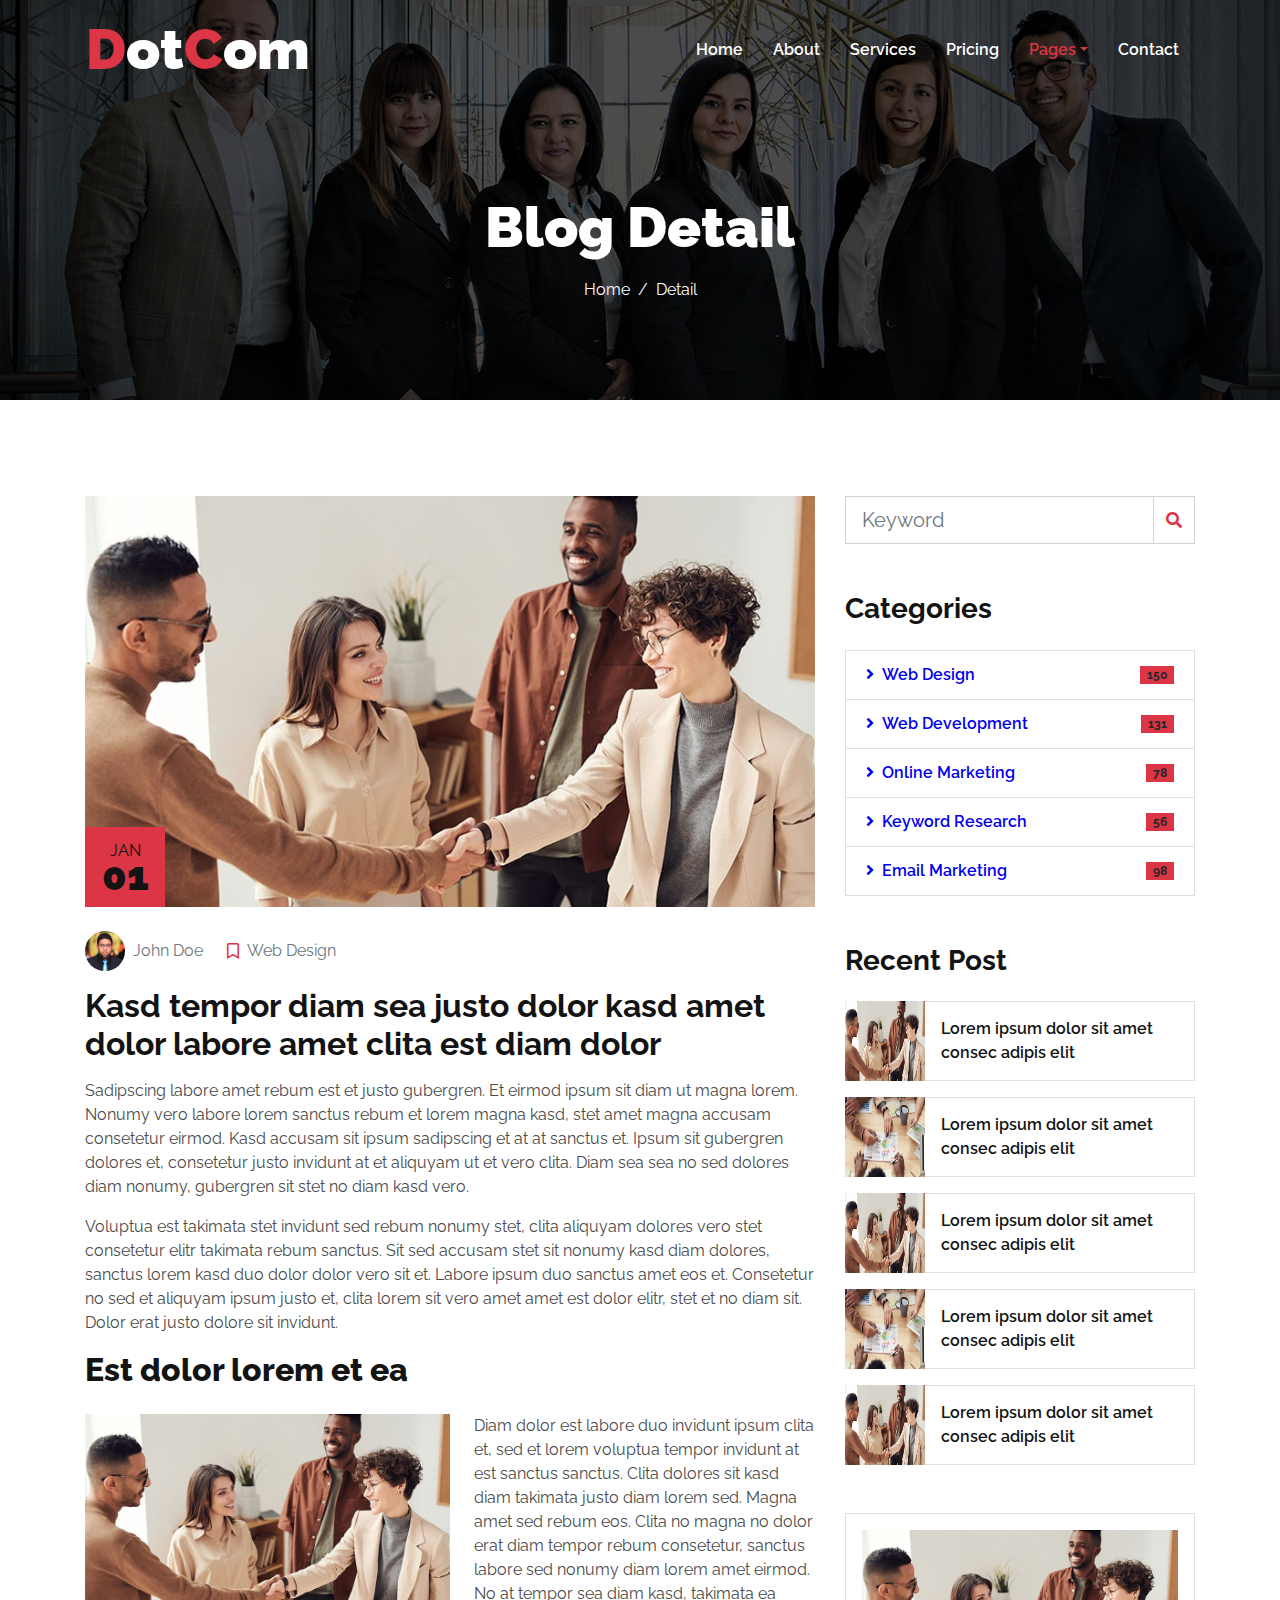
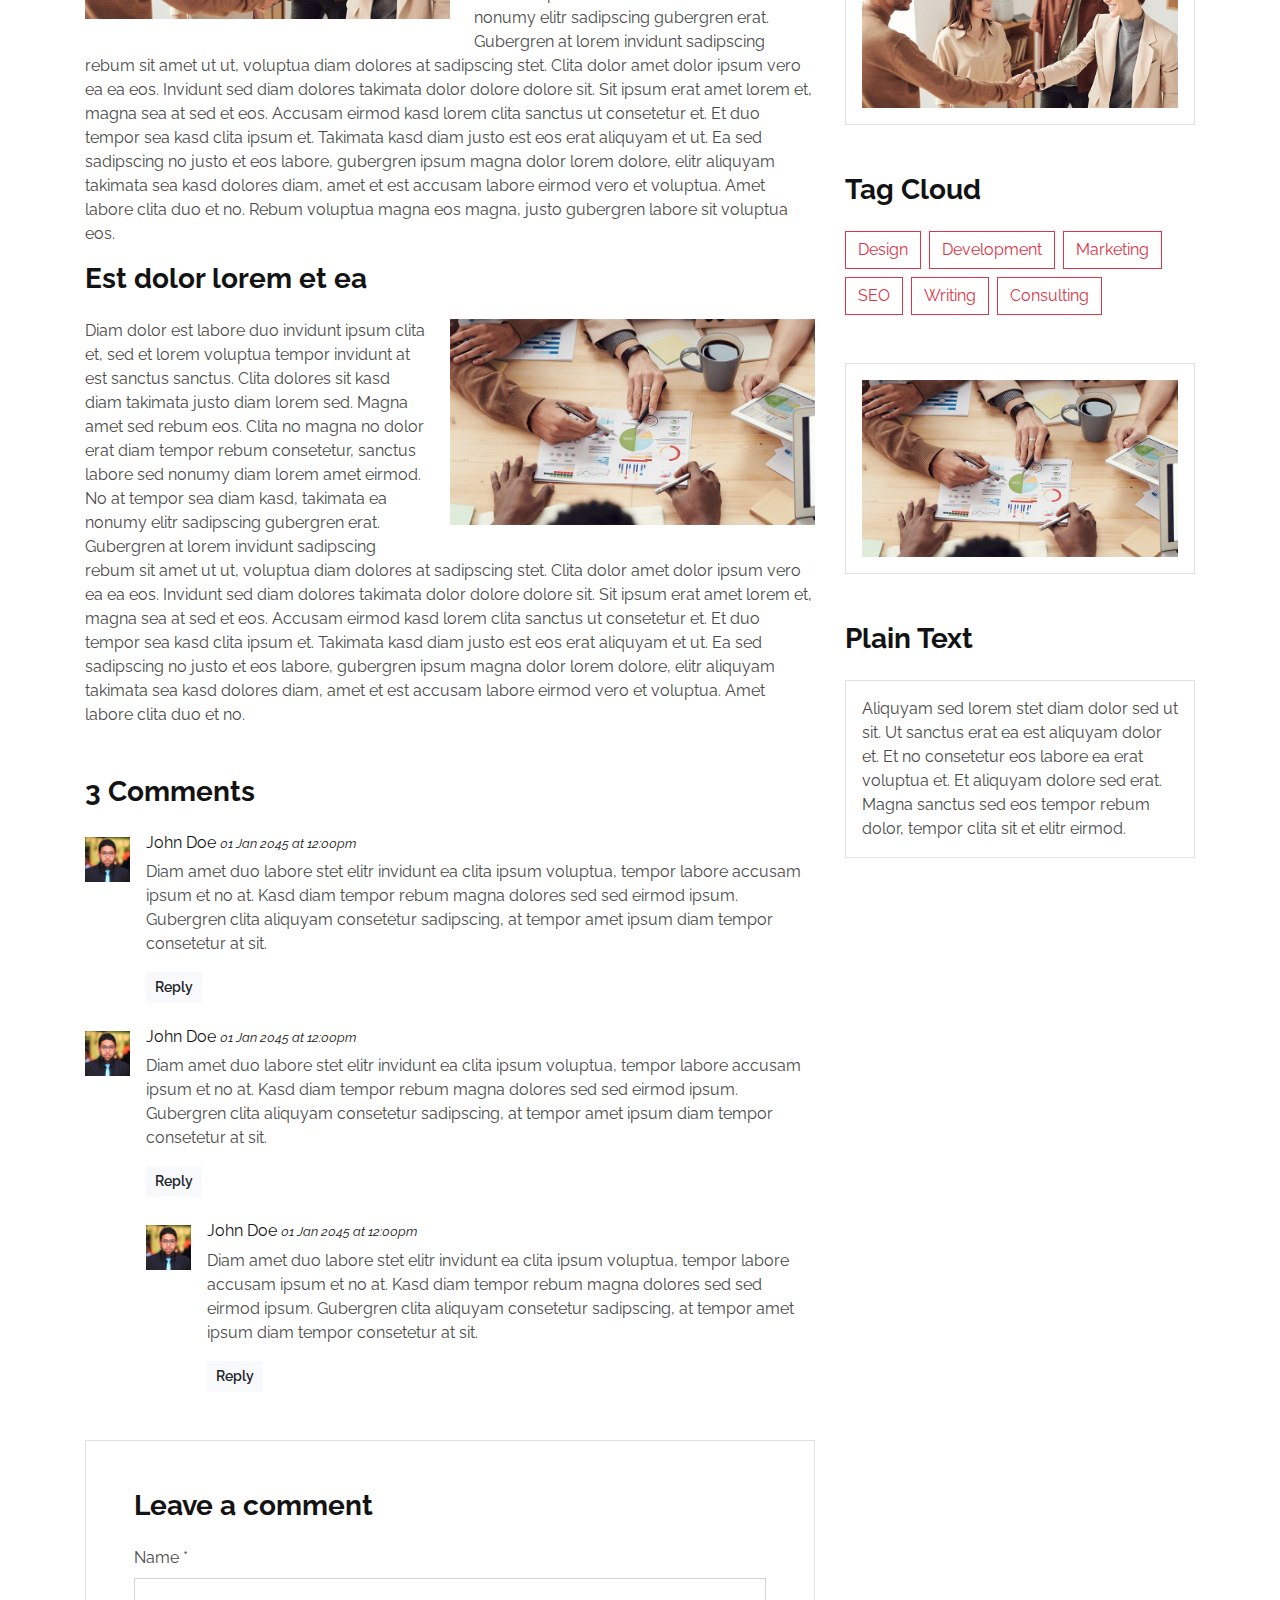
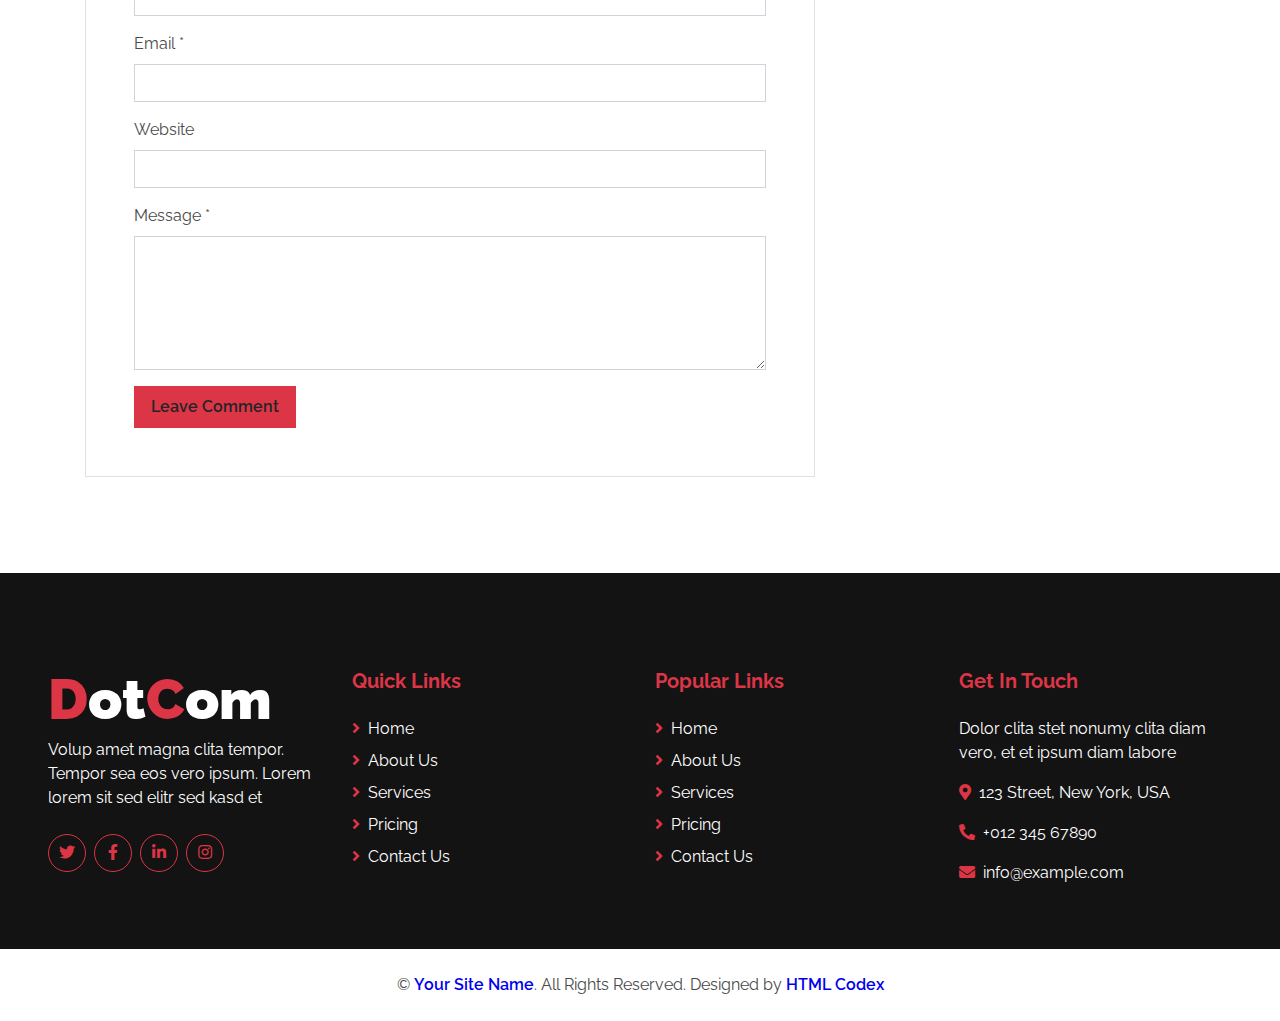
<file: single.html>
<!DOCTYPE html>
<html lang="en">

<head>
    <meta charset="utf-8">
    <title>DotCom - Creative Agency Website Template</title>
    <meta content="width=device-width, initial-scale=1.0" name="viewport">
    <meta content="Free HTML Templates" name="keywords">
    <meta content="Free HTML Templates" name="description">

    <!-- Favicon -->
    <link href="img/favicon.ico" rel="icon">

    <!-- Google Web Fonts -->
    <link rel="preconnect" href="https://fonts.gstatic.com">
    <link href="https://fonts.googleapis.com/css2?family=Raleway:wght@400;500;600;700;800;900&display=swap" rel="stylesheet"> 

    <!-- Font Awesome -->
    <link href="https://cdnjs.cloudflare.com/ajax/libs/font-awesome/5.15.0/css/all.min.css" rel="stylesheet">

    <!-- Libraries Stylesheet -->
    <link href="lib/owlcarousel/assets/owl.carousel.min.css" rel="stylesheet">

    <!-- Customized Bootstrap Stylesheet -->
    <link href="css/style.css" rel="stylesheet">
</head>

<body>
    <!-- Navbar Start -->
    <div class="container-fluid nav-bar p-0">
        <div class="container-lg p-0">
            <nav class="navbar navbar-expand-lg bg-secondary navbar-dark">
                <a href="index.html" class="navbar-brand">
                    <h1 class="m-0 text-white display-4"><span class="text-primary">D</span>ot<span class="text-primary">C</span>om</h1>
                </a>
                <button type="button" class="navbar-toggler" data-toggle="collapse" data-target="#navbarCollapse">
                    <span class="navbar-toggler-icon"></span>
                </button>
                <div class="collapse navbar-collapse justify-content-between" id="navbarCollapse">
                    <div class="navbar-nav ml-auto py-0">
                        <a href="index.html" class="nav-item nav-link">Home</a>
                        <a href="about.html" class="nav-item nav-link">About</a>
                        <a href="service.html" class="nav-item nav-link">Services</a>
                        <a href="pricing.html" class="nav-item nav-link">Pricing</a>
                        <div class="nav-item dropdown">
                            <a href="#" class="nav-link dropdown-toggle active" data-toggle="dropdown">Pages</a>
                            <div class="dropdown-menu border-0 rounded-0 m-0">
                                <a href="blog.html" class="dropdown-item">Blog Grid</a>
                                <a href="single.html" class="dropdown-item active">Blog Detail</a>
                            </div>
                        </div>
                        <a href="contact.html" class="nav-item nav-link">Contact</a>
                    </div>
                </div>
            </nav>
        </div>
    </div>
    <!-- Navbar End -->


    <!-- Page Header Start -->
    <div class="container-fluid page-header d-flex flex-column align-items-center justify-content-center pt-0 pt-lg-5 mb-5">
        <h1 class="display-4 text-white mb-3 mt-0 mt-lg-5">Blog Detail</h1>
        <div class="d-inline-flex text-white">
            <p class="m-0"><a class="text-white" href="">Home</a></p>
            <p class="m-0 px-2">/</p>
            <p class="m-0">Detail</p>
        </div>
    </div>
    <!-- Page Header Start -->


    <!-- Detail Start -->
    <div class="container py-5">
        <div class="row">
            <!-- Blog Detail Start -->
            <div class="col-lg-8">
                <div class="position-relative">
                    <img class="img-fluid w-100" src="img/blog-1.jpg" alt="">
                    <div class="position-absolute bg-primary d-flex flex-column align-items-center justify-content-center"
                        style="width: 80px; height: 80px; bottom: 0; left: 0;">
                        <h6 class="text-uppercase mt-2 mb-n2">Jan</h6>
                        <h1 class="m-0">01</h1>
                    </div>
                </div>
                <div class="pt-4 pb-2">
                    <div class="d-flex mb-3">
                        <div class="d-flex align-items-center">
                            <img class="rounded-circle" style="width: 40px; height: 40px;" src="img/user.jpg" alt="">
                            <a class="text-muted ml-2" href="">John Doe</a>
                        </div>
                        <div class="d-flex align-items-center ml-4">
                            <i class="far fa-bookmark text-primary"></i>
                            <a class="text-muted ml-2" href="">Web Design</a>
                        </div>
                    </div>
                    <h2 class="font-weight-bold">Kasd tempor diam sea justo dolor kasd amet dolor labore amet clita est diam dolor</h2>
                </div>

                <div class="mb-5">
                    <p>Sadipscing labore amet rebum est et justo gubergren. Et eirmod ipsum sit diam ut magna lorem. Nonumy vero labore lorem sanctus rebum et lorem magna kasd, stet amet magna accusam consetetur eirmod. Kasd accusam sit ipsum sadipscing et at at sanctus et. Ipsum sit gubergren dolores et, consetetur justo invidunt at et aliquyam ut et vero clita. Diam sea sea no sed dolores diam nonumy, gubergren sit stet no diam kasd vero.</p>
                    <p>Voluptua est takimata stet invidunt sed rebum nonumy stet, clita aliquyam dolores vero stet consetetur elitr takimata rebum sanctus. Sit sed accusam stet sit nonumy kasd diam dolores, sanctus lorem kasd duo dolor dolor vero sit et. Labore ipsum duo sanctus amet eos et. Consetetur no sed et aliquyam ipsum justo et, clita lorem sit vero amet amet est dolor elitr, stet et no diam sit. Dolor erat justo dolore sit invidunt.</p>
                    <h2 class="mb-4">Est dolor lorem et ea</h2>
                    <img class="img-fluid w-50 float-left mr-4 mb-3" src="img/blog-1.jpg" alt="Image">
                    <p>Diam dolor est labore duo invidunt ipsum clita et, sed et lorem voluptua tempor invidunt at est sanctus sanctus. Clita dolores sit kasd diam takimata justo diam lorem sed. Magna amet sed rebum eos. Clita no magna no dolor erat diam tempor rebum consetetur, sanctus labore sed nonumy diam lorem amet eirmod. No at tempor sea diam kasd, takimata ea nonumy elitr sadipscing gubergren erat. Gubergren at lorem invidunt sadipscing rebum sit amet ut ut, voluptua diam dolores at sadipscing stet. Clita dolor amet dolor ipsum vero ea ea eos. Invidunt sed diam dolores takimata dolor dolore dolore sit. Sit ipsum erat amet lorem et, magna sea at sed et eos. Accusam eirmod kasd lorem clita sanctus ut consetetur et. Et duo tempor sea kasd clita ipsum et. Takimata kasd diam justo est eos erat aliquyam et ut. Ea sed sadipscing no justo et eos labore, gubergren ipsum magna dolor lorem dolore, elitr aliquyam takimata sea kasd dolores diam, amet et est accusam labore eirmod vero et voluptua. Amet labore clita duo et no. Rebum voluptua magna eos magna, justo gubergren labore sit voluptua eos.</p>
                    <h3 class="mb-4">Est dolor lorem et ea</h3>
                    <img class="img-fluid w-50 float-right ml-4 mb-3" src="img/blog-2.jpg" alt="Image">
                    <p>Diam dolor est labore duo invidunt ipsum clita et, sed et lorem voluptua tempor invidunt at est sanctus sanctus. Clita dolores sit kasd diam takimata justo diam lorem sed. Magna amet sed rebum eos. Clita no magna no dolor erat diam tempor rebum consetetur, sanctus labore sed nonumy diam lorem amet eirmod. No at tempor sea diam kasd, takimata ea nonumy elitr sadipscing gubergren erat. Gubergren at lorem invidunt sadipscing rebum sit amet ut ut, voluptua diam dolores at sadipscing stet. Clita dolor amet dolor ipsum vero ea ea eos. Invidunt sed diam dolores takimata dolor dolore dolore sit. Sit ipsum erat amet lorem et, magna sea at sed et eos. Accusam eirmod kasd lorem clita sanctus ut consetetur et. Et duo tempor sea kasd clita ipsum et. Takimata kasd diam justo est eos erat aliquyam et ut. Ea sed sadipscing no justo et eos labore, gubergren ipsum magna dolor lorem dolore, elitr aliquyam takimata sea kasd dolores diam, amet et est accusam labore eirmod vero et voluptua. Amet labore clita duo et no.</p>
                </div>

                <!-- Comment List Start -->
                <div class="mb-5">
                    <h3 class="font-weight-bold mb-4">3 Comments</h3>
                    <div class="media mb-4">
                        <img src="img/user.jpg" alt="Image" class="img-fluid mr-3 mt-1" style="width: 45px;">
                        <div class="media-body">
                            <h6>John Doe <small><i>01 Jan 2045 at 12:00pm</i></small></h6>
                            <p>Diam amet duo labore stet elitr invidunt ea clita ipsum voluptua, tempor labore accusam ipsum et no at. Kasd diam tempor rebum magna dolores sed sed eirmod ipsum. Gubergren clita aliquyam consetetur sadipscing, at tempor amet ipsum diam tempor consetetur at sit.</p>
                            <button class="btn btn-sm btn-light font-weight-semi-bold">Reply</button>
                        </div>
                    </div>
                    <div class="media mb-4">
                        <img src="img/user.jpg" alt="Image" class="img-fluid mr-3 mt-1" style="width: 45px;">
                        <div class="media-body">
                            <h6>John Doe <small><i>01 Jan 2045 at 12:00pm</i></small></h6>
                            <p>Diam amet duo labore stet elitr invidunt ea clita ipsum voluptua, tempor labore accusam ipsum et no at. Kasd diam tempor rebum magna dolores sed sed eirmod ipsum. Gubergren clita aliquyam consetetur sadipscing, at tempor amet ipsum diam tempor consetetur at sit.</p>
                            <button class="btn btn-sm btn-light font-weight-semi-bold">Reply</button>
                            <div class="media mt-4">
                                <img src="img/user.jpg" alt="Image" class="img-fluid mr-3 mt-1" style="width: 45px;">
                                <div class="media-body">
                                    <h6>John Doe <small><i>01 Jan 2045 at 12:00pm</i></small></h6>
                                    <p>Diam amet duo labore stet elitr invidunt ea clita ipsum voluptua, tempor labore accusam ipsum et no at. Kasd diam tempor rebum magna dolores sed sed eirmod ipsum. Gubergren clita aliquyam consetetur sadipscing, at tempor amet ipsum diam tempor consetetur at sit.</p>
                                    <button class="btn btn-sm btn-light font-weight-semi-bold">Reply</button>
                                </div>
                            </div>
                        </div>
                    </div>
                </div>
                <!-- Comment List End -->

                <!-- Comment Form Start -->
                <div class="border p-5">
                    <h3 class="font-weight-bold mb-4">Leave a comment</h3>
                    <form>
                        <div class="form-group">
                            <label for="name">Name *</label>
                            <input type="text" class="form-control" id="name">
                        </div>
                        <div class="form-group">
                            <label for="email">Email *</label>
                            <input type="email" class="form-control" id="email">
                        </div>
                        <div class="form-group">
                            <label for="website">Website</label>
                            <input type="url" class="form-control" id="website">
                        </div>

                        <div class="form-group">
                            <label for="message">Message *</label>
                            <textarea id="message" cols="30" rows="5" class="form-control"></textarea>
                        </div>
                        <div class="form-group mb-0">
                            <input type="submit" value="Leave Comment" class="btn btn-primary font-weight-semi-bold py-2 px-3">
                        </div>
                    </form>
                </div>
                <!-- Comment Form End -->
            </div>
            <!-- Blog Detail End -->

            <!-- Sidebar Start -->
            <div class="col-lg-4 mt-5 mt-lg-0">
                <!-- Search Form Start -->
                <div class="mb-5">
                    <form action="">
                        <div class="input-group">
                            <input type="text" class="form-control form-control-lg" placeholder="Keyword">
                            <div class="input-group-append">
                                <span class="input-group-text bg-transparent text-primary"><i
                                        class="fa fa-search"></i></span>
                            </div>
                        </div>
                    </form>
                </div>
                <!-- Search Form End -->

                <!-- Category Start -->
                <div class="mb-5">
                    <h3 class="font-weight-bold mb-4">Categories</h3>
                    <ul class="list-group">
                        <li class="list-group-item d-flex justify-content-between align-items-center">
                            <a class="font-weight-semi-bold text-decoration-none" href="#"><i class="fa fa-angle-right mr-2"></i>Web Design</a>
                            <span class="badge badge-primary badge-pill">150</span>
                        </li>
                        <li class="list-group-item d-flex justify-content-between align-items-center">
                            <a class="font-weight-semi-bold text-decoration-none" href="#"><i class="fa fa-angle-right mr-2"></i>Web Development</a>
                            <span class="badge badge-primary badge-pill">131</span>
                        </li>
                        <li class="list-group-item d-flex justify-content-between align-items-center">
                            <a class="font-weight-semi-bold text-decoration-none" href="#"><i class="fa fa-angle-right mr-2"></i>Online Marketing</a>
                            <span class="badge badge-primary badge-pill">78</span>
                        </li>
                        <li class="list-group-item d-flex justify-content-between align-items-center">
                            <a class="font-weight-semi-bold text-decoration-none" href="#"><i class="fa fa-angle-right mr-2"></i>Keyword Research</a>
                            <span class="badge badge-primary badge-pill">56</span>
                        </li>
                        <li class="list-group-item d-flex justify-content-between align-items-center">
                            <a class="font-weight-semi-bold text-decoration-none" href="#"><i class="fa fa-angle-right mr-2"></i>Email Marketing</a>
                            <span class="badge badge-primary badge-pill">98</span>
                        </li>
                    </ul>
                </div>
                <!-- Category End -->

                <!-- Recent Post Start -->
                <div class="mb-5">
                    <h3 class="font-weight-bold mb-4">Recent Post</h3>
                    <div class="d-flex mb-3">
                        <img class="img-fluid" src="img/blog-1.jpg" style="width: 80px; height: 80px;" alt="">
                        <div class="d-flex align-items-center border border-left-0 px-3" style="height: 80px;">
                            <a class="text-secondary font-weight-semi-bold" href="">Lorem ipsum dolor sit amet consec adipis elit</a>
                        </div>
                    </div>
                    <div class="d-flex mb-3">
                        <img class="img-fluid" src="img/blog-2.jpg" style="width: 80px; height: 80px;" alt="">
                        <div class="d-flex align-items-center border border-left-0 px-3" style="height: 80px;">
                            <a class="text-secondary font-weight-semi-bold" href="">Lorem ipsum dolor sit amet consec adipis elit</a>
                        </div>
                    </div>
                    <div class="d-flex mb-3">
                        <img class="img-fluid" src="img/blog-1.jpg" style="width: 80px; height: 80px;" alt="">
                        <div class="d-flex align-items-center border border-left-0 px-3" style="height: 80px;">
                            <a class="text-secondary font-weight-semi-bold" href="">Lorem ipsum dolor sit amet consec adipis elit</a>
                        </div>
                    </div>
                    <div class="d-flex mb-3">
                        <img class="img-fluid" src="img/blog-2.jpg" style="width: 80px; height: 80px;" alt="">
                        <div class="d-flex align-items-center border border-left-0 px-3" style="height: 80px;">
                            <a class="text-secondary font-weight-semi-bold" href="">Lorem ipsum dolor sit amet consec adipis elit</a>
                        </div>
                    </div>
                    <div class="d-flex mb-3">
                        <img class="img-fluid" src="img/blog-1.jpg" style="width: 80px; height: 80px;" alt="">
                        <div class="d-flex align-items-center border border-left-0 px-3" style="height: 80px;">
                            <a class="text-secondary font-weight-semi-bold" href="">Lorem ipsum dolor sit amet consec adipis elit</a>
                        </div>
                    </div>
                </div>
                <!-- Recent Post End -->

                <!-- Image Start -->
                <div class="border p-3 mb-5">
                    <img src="img/blog-1.jpg" alt="" class="img-fluid">
                </div>
                <!-- Image End -->

                <!-- Tags Start -->
                <div class="mb-5">
                    <h3 class="font-weight-bold mb-4">Tag Cloud</h3>
                    <div class="d-flex flex-wrap m-n1">
                        <a href="" class="btn btn-outline-primary m-1">Design</a>
                        <a href="" class="btn btn-outline-primary m-1">Development</a>
                        <a href="" class="btn btn-outline-primary m-1">Marketing</a>
                        <a href="" class="btn btn-outline-primary m-1">SEO</a>
                        <a href="" class="btn btn-outline-primary m-1">Writing</a>
                        <a href="" class="btn btn-outline-primary m-1">Consulting</a>
                    </div>
                </div>
                <!-- Tags End -->

                <!-- Image Start -->
                <div class="border p-3 mb-5">
                    <img src="img/blog-2.jpg" alt="" class="img-fluid">
                </div>
                <!-- Image End -->

                <!-- Plain Text Start -->
                <div>
                    <h3 class="font-weight-bold mb-4">Plain Text</h3>
                    <div class="border p-3">
                        Aliquyam sed lorem stet diam dolor sed ut sit. Ut sanctus erat ea est aliquyam dolor et. Et no consetetur eos labore ea erat voluptua et. Et aliquyam dolore sed erat. Magna sanctus sed eos tempor rebum dolor, tempor clita sit et elitr eirmod.
                    </div>
                </div>
                <!-- Plain Text End -->
            </div>
            <!-- Sidebar End -->
        </div>
    </div>
    <!-- Detail End -->


    <!-- Footer Start -->
    <div class="container-fluid bg-secondary text-white mt-5 pt-5 px-sm-3 px-md-5">
        <div class="row pt-5">
            <div class="col-lg-3 col-md-6 mb-5">
                <a href="index.html" class="navbar-brand">
                    <h1 class="m-0 mt-n2 text-white display-4"><span class="text-primary">D</span>ot<span class="text-primary">C</span>om</h1>
                </a>
                <p>Volup amet magna clita tempor. Tempor sea eos vero ipsum. Lorem lorem sit sed elitr sed kasd et</p>
                <div class="d-flex justify-content-start mt-4">
                    <a class="btn btn-outline-primary rounded-circle text-center mr-2 px-0" style="width: 38px; height: 38px;" href="#"><i class="fab fa-twitter"></i></a>
                    <a class="btn btn-outline-primary rounded-circle text-center mr-2 px-0" style="width: 38px; height: 38px;" href="#"><i class="fab fa-facebook-f"></i></a>
                    <a class="btn btn-outline-primary rounded-circle text-center mr-2 px-0" style="width: 38px; height: 38px;" href="#"><i class="fab fa-linkedin-in"></i></a>
                    <a class="btn btn-outline-primary rounded-circle text-center mr-2 px-0" style="width: 38px; height: 38px;" href="#"><i class="fab fa-instagram"></i></a>
                </div>
            </div>
            <div class="col-lg-3 col-md-6 mb-5">
                <h5 class="font-weight-bold text-primary mb-4">Quick Links</h5>
                <div class="d-flex flex-column justify-content-start">
                    <a class="text-white mb-2" href="#"><i class="fa fa-angle-right text-primary mr-2"></i>Home</a>
                    <a class="text-white mb-2" href="#"><i class="fa fa-angle-right text-primary mr-2"></i>About Us</a>
                    <a class="text-white mb-2" href="#"><i class="fa fa-angle-right text-primary mr-2"></i>Services</a>
                    <a class="text-white mb-2" href="#"><i class="fa fa-angle-right text-primary mr-2"></i>Pricing</a>
                    <a class="text-white" href="#"><i class="fa fa-angle-right text-primary mr-2"></i>Contact Us</a>
                </div>
            </div>
            <div class="col-lg-3 col-md-6 mb-5">
                <h5 class="font-weight-bold text-primary mb-4">Popular Links</h5>
                <div class="d-flex flex-column justify-content-start">
                    <a class="text-white mb-2" href="#"><i class="fa fa-angle-right text-primary mr-2"></i>Home</a>
                    <a class="text-white mb-2" href="#"><i class="fa fa-angle-right text-primary mr-2"></i>About Us</a>
                    <a class="text-white mb-2" href="#"><i class="fa fa-angle-right text-primary mr-2"></i>Services</a>
                    <a class="text-white mb-2" href="#"><i class="fa fa-angle-right text-primary mr-2"></i>Pricing</a>
                    <a class="text-white" href="#"><i class="fa fa-angle-right text-primary mr-2"></i>Contact Us</a>
                </div>
            </div>
            <div class="col-lg-3 col-md-6 mb-5">
                <h5 class="font-weight-bold text-primary mb-4">Get In Touch</h5>
                <p>Dolor clita stet nonumy clita diam vero, et et ipsum diam labore</p>
                <p><i class="fa fa-map-marker-alt text-primary mr-2"></i>123 Street, New York, USA</p>
                <p><i class="fa fa-phone-alt text-primary mr-2"></i>+012 345 67890</p>
                <p><i class="fa fa-envelope text-primary mr-2"></i>info@example.com</p>
            </div>
        </div>
    </div>
    <div class="container-fluid py-4 px-sm-3 px-md-5">
        <p class="m-0 text-center">
            &copy; <a class="font-weight-semi-bold" href="#">Your Site Name</a>. All Rights Reserved. Designed by
            <a class="font-weight-semi-bold" href="https://htmlcodex.com">HTML Codex</a>
        </p>
    </div>
    <!-- Footer End -->


    <!-- Back to Top -->
    <a href="#" class="btn btn-lg btn-primary back-to-top"><i class="fa fa-angle-up"></i></a>


    <!-- JavaScript Libraries -->
    <script src="https://code.jquery.com/jquery-3.4.1.min.js"></script>
    <script src="https://stackpath.bootstrapcdn.com/bootstrap/4.4.1/js/bootstrap.bundle.min.js"></script>
    <script src="lib/easing/easing.min.js"></script>
    <script src="lib/waypoints/waypoints.min.js"></script>
    <script src="lib/counterup/counterup.min.js"></script>
    <script src="lib/owlcarousel/owl.carousel.min.js"></script>

    <!-- Contact Javascript File -->
    <script src="mail/jqBootstrapValidation.min.js"></script>
    <script src="mail/contact.js"></script>

    <!-- Template Javascript -->
    <script src="js/main.js"></script>
</body>

</html>
</file>
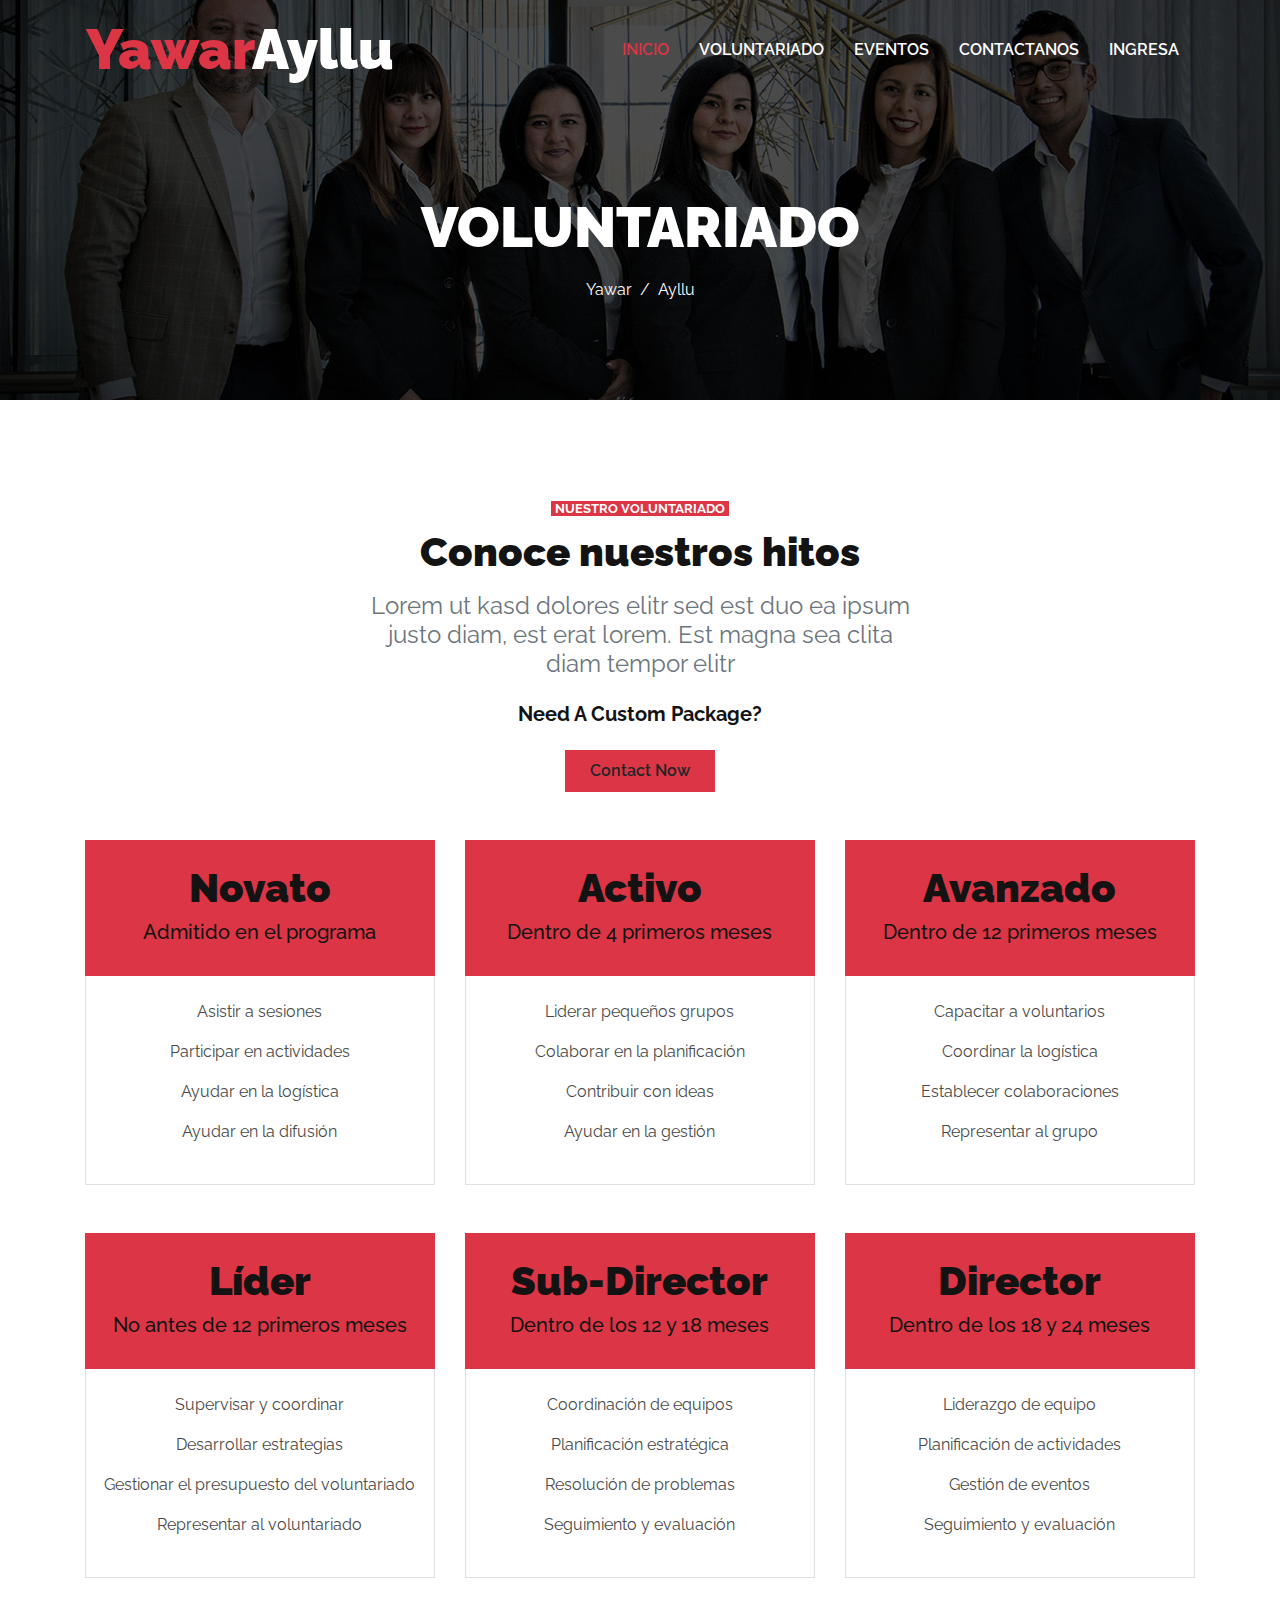
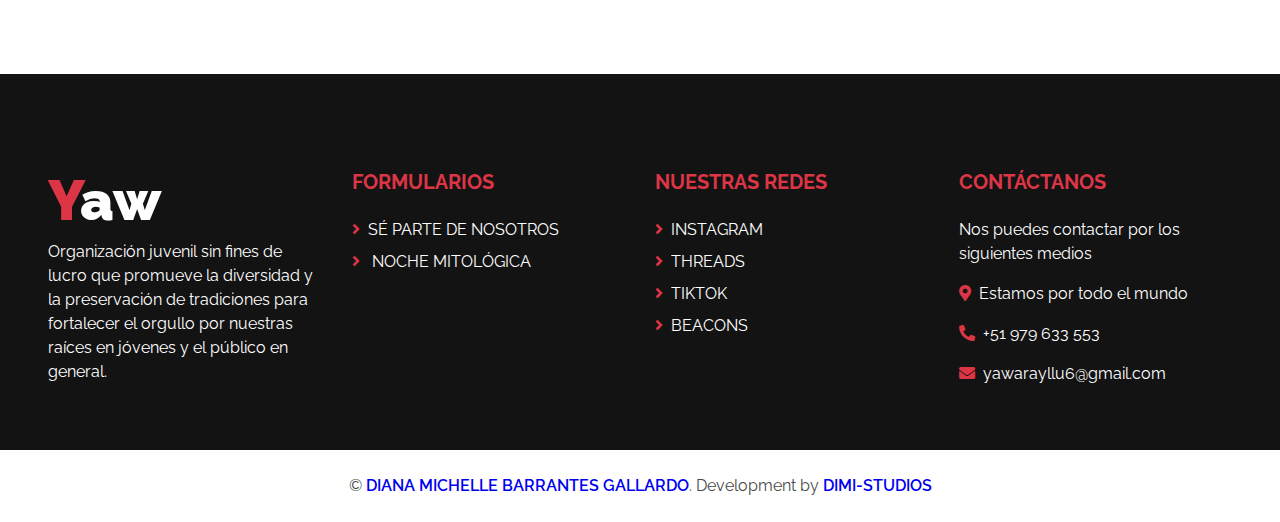
<file: volunteering.html>
<!DOCTYPE html>
<html lang="en">

<head>
    <meta charset="utf-8">
    <title>DotCom - Creative Agency Website Template</title>
    <meta content="width=device-width, initial-scale=1.0" name="viewport">
    <meta content="Free HTML Templates" name="keywords">
    <meta content="Free HTML Templates" name="description">

    <!-- Favicon -->
    <link href="img/favicon.ico" rel="icon">

    <!-- Google Web Fonts -->
    <link rel="preconnect" href="https://fonts.gstatic.com">
    <link href="https://fonts.googleapis.com/css2?family=Raleway:wght@400;500;600;700;800;900&display=swap" rel="stylesheet"> 

    <!-- Font Awesome -->
    <link href="https://cdnjs.cloudflare.com/ajax/libs/font-awesome/5.15.0/css/all.min.css" rel="stylesheet">

    <!-- Libraries Stylesheet -->
    <link href="lib/owlcarousel/assets/owl.carousel.min.css" rel="stylesheet">

    <!-- Customized Bootstrap Stylesheet -->
    <link href="css/style.css" rel="stylesheet">
</head>

<body>
    <!-- Navbar Start -->
    <div class="container-fluid nav-bar p-0">
        <div class="container-lg p-0">
            <nav class="navbar navbar-expand-lg bg-secondary navbar-dark">
                <a href="index.html" class="navbar-brand">
                    <h1 class="m-0 text-white display-4"><span class="text-primary">Yawar</span><span class="text-primary"></span>Ayllu</h1>
                </a>
                <button type="button" class="navbar-toggler" data-toggle="collapse" data-target="#navbarCollapse">
                    <span class="navbar-toggler-icon"></span>
                </button>
                <div class="collapse navbar-collapse justify-content-between" id="navbarCollapse">
                    <div class="navbar-nav ml-auto py-0">
                        <a href="index.html" class="nav-item nav-link active">INICIO</a>
                        <a href="volunteering.html" class="nav-item nav-link">VOLUNTARIADO</a>
                        <a href="pricing.html" class="nav-item nav-link">EVENTOS</a>
                        <a href="https://beacons.ai/yawarayllu?fbclid=PAAaZJTN8qBzVwkllL8dKziM0c5r5MJMr17e97gynkjw7DYdAzzLaD60fQUOA" class="nav-item nav-link">CONTACTANOS</a>
                        <a href="login.html" class="nav-item nav-link">INGRESA</a>    
                    </div>
                </div>
            </nav>
        </div>
    </div>
    <!-- Navbar End -->


    <!-- Page Header Start -->
    <div class="container-fluid page-header d-flex flex-column align-items-center justify-content-center pt-0 pt-lg-5 mb-5">
        <h1 class="display-4 text-white mb-3 mt-0 mt-lg-5">VOLUNTARIADO</h1>
        <div class="d-inline-flex text-white">
            <p class="m-0"><a class="text-white" href="">Yawar</a></p>
            <p class="m-0 px-2">/</p>
            <p class="m-0">Ayllu</p>
        </div>
    </div>
    <!-- Page Header Start -->


    <!-- Pricing Plan Start -->
    <div class="container-fluid pt-5">
        <div class="container">
            <div class="row justify-content-center">
                <div class="col-12 col-lg-6 text-center mb-5">
                    <small class="d-inline bg-primary text-white text-uppercase font-weight-bold px-1">Nuestro Voluntariado</small>
                    <h1 class="mt-2 mb-3">Conoce nuestros hitos</h1>
                    <h4 class="font-weight-normal text-muted mb-4">Lorem ut kasd dolores elitr sed est duo ea ipsum justo diam, est erat lorem. Est magna sea clita diam tempor elitr</h4>
                    <h5 class="font-weight-bold mb-4">Need A Custom Package?</h5>
                    <a href="" class="btn btn-primary py-md-2 px-md-4 font-weight-semi-bold">Contact Now</a>
                </div>
            </div>
            <div class="row">
                <div class="col-md-4 mb-5">
                    <div class="d-flex flex-column align-items-center justify-content-center bg-primary p-4">
                        <h1>Novato</h1>
                        <h5>Admitido en el programa</h5>
                    </div>
                    <div class="border border-top-0 d-flex flex-column align-items-center py-4">
                        <p>Asistir a sesiones</p>
                        <p>Participar en actividades</p>
                        <p>Ayudar en la logística</p>
                        <p>Ayudar en la difusión</p>
                    </div>
                </div>
                <div class="col-md-4 mb-5">
                    <div class="d-flex flex-column align-items-center justify-content-center bg-primary p-4">
                        <h1>Activo</h1>
                        <h5>Dentro de 4 primeros meses</h5>
                    </div>
                    <div class="border border-top-0 d-flex flex-column align-items-center py-4">
                        <p>Liderar pequeños grupos</p>
                        <p>Colaborar en la planificación</p>
                        <p>Contribuir con ideas</p>
                        <p>Ayudar en la gestión</p>
                    </div>
                </div>
                <div class="col-md-4 mb-5">
                    <div class="d-flex flex-column align-items-center justify-content-center bg-primary p-4">
                        <h1>Avanzado</h1>
                        <h5>Dentro de 12 primeros meses</h5>
                    </div>
                    <div class="border border-top-0 d-flex flex-column align-items-center py-4">
                        <p>Capacitar a voluntarios</p>
                        <p>Coordinar la logística</p>
                        <p>Establecer colaboraciones</p>
                        <p>Representar al grupo</p>
                    </div>
                </div>
                <div class="col-md-4 mb-5">
                    <div class="d-flex flex-column align-items-center justify-content-center bg-primary p-4">
                        <h1>Líder</h1>
                        <h5>No antes de 12 primeros meses</h5>
                    </div>
                    <div class="border border-top-0 d-flex flex-column align-items-center py-4">
                        <p>Supervisar y coordinar</p>
                        <p>Desarrollar estrategias</p>
                        <p>Gestionar el presupuesto del voluntariado</p>
                        <p>Representar al voluntariado</p>
                    </div>
                </div>
                <div class="col-md-4 mb-5">
                    <div class="d-flex flex-column align-items-center justify-content-center bg-primary p-4">
                        <h1>Sub-Director</h1>
                        <h5>Dentro de los 12 y 18 meses</h5>
                    </div>
                    <div class="border border-top-0 d-flex flex-column align-items-center py-4">
                        <p>Coordinación de equipos</p>
                        <p>Planificación estratégica</p>
                        <p>Resolución de problemas</p>
                        <p>Seguimiento y evaluación</p>
                    </div>
                </div>
                <div class="col-md-4 mb-5">
                    <div class="d-flex flex-column align-items-center justify-content-center bg-primary p-4">
                        <h1>Director</h1>
                        <h5>Dentro de los 18 y 24 meses</h5>
                    </div>
                    <div class="border border-top-0 d-flex flex-column align-items-center py-4">
                        <p>Liderazgo de equipo</p>
                        <p>Planificación de actividades</p>
                        <p>Gestión de eventos</p>
                        <p>Seguimiento y evaluación</p>
                    </div>
                </div>
            </div>
        </div>
    </div>
    <!-- Pricing Plan End -->


     <!-- Footer Start -->
     <div class="container-fluid bg-secondary text-white mt-5 pt-5 px-sm-3 px-md-5">
        <div class="row pt-5">
            <div class="col-lg-3 col-md-6 mb-5">
                <a href="index.html" class="navbar-brand">
                    <h1 class="m-0 mt-n2 text-white display-4"><span class="text-primary">Y</span>aw<span class="text-primary"></span></h1>
                </a>
                <p>Organización juvenil sin fines de lucro que promueve la diversidad y la preservación de tradiciones para fortalecer el orgullo por nuestras raíces en jóvenes y el público en general.</p>
            </div>
            <div class="col-lg-3 col-md-6 mb-5">
                <h5 class="font-weight-bold text-primary mb-4">FORMULARIOS</h5>
                <div class="d-flex flex-column justify-content-start">
                    <a class="text-white mb-2" href="https://docs.google.com/forms/d/e/1FAIpQLSdSwESW-Xt0UFP7EiR-a9i7Ps6Qo7ovwc_W7YgEiWevde_QPw/viewform?usp=sf_link" ><i class="fa fa-angle-right text-primary mr-2"></i>SÉ PARTE DE NOSOTROS</a>
                    <a class="text-white mb-2" href="https://docs.google.com/forms/d/e/1FAIpQLSdLoI8xUygKdUquwp9rWYhY7iV08fKjt3jor8tDxVG0VutZGw/viewform"><i class="fa fa-angle-right text-primary mr-2"></i> NOCHE MITOLÓGICA </a>

                </div>
            </div>
            <div class="col-lg-3 col-md-6 mb-5">
                <h5 class="font-weight-bold text-primary mb-4">NUESTRAS REDES</h5>
                <div class="d-flex flex-column justify-content-start">
                    <a class="text-white mb-2" href="https://instagram.com/yaw.pe?igshid=NjIwNzIyMDk2Mg=="><i class="fa fa-angle-right text-primary mr-2"></i>INSTAGRAM</a>
                    <a class="text-white mb-2" href="https://www.threads.net/@yaw.pe"><i class="fa fa-angle-right text-primary mr-2"></i>THREADS</a>
                    <a class="text-white mb-2" href="https://www.tiktok.com/@yaw.pe"><i class="fa fa-angle-right text-primary mr-2"></i>TIKTOK</a>
                    <a class="text-white mb-2" href="https://beacons.ai/yawarayllu?fbclid=PAAaZJTN8qBzVwkllL8dKziM0c5r5MJMr17e97gynkjw7DYdAzzLaD60fQUOA"><i class="fa fa-angle-right text-primary mr-2"></i>BEACONS</a>
                </div>
            </div>
            <div class="col-lg-3 col-md-6 mb-5">
                <h5 class="font-weight-bold text-primary mb-4">CONTÁCTANOS</h5>
                <p>Nos puedes contactar por los siguientes medios</p>
                <p><i class="fa fa-map-marker-alt text-primary mr-2"></i>Estamos por todo el mundo      </p>
                <p><i class="fa fa-phone-alt text-primary mr-2"></i>+51 979 633 553</p>
                <p><i class="fa fa-envelope text-primary mr-2"></i>yawarayllu6@gmail.com           </p>
            </div>
        </div>
    </div> 

    <div class="container-fluid py-4 px-sm-3 px-md-5">
        <p class="m-0 text-center">
            &copy; <a class="font-weight-semi-bold" href="https://dimistudios.github.io/DIMI-STUDIOS/">DIANA MICHELLE BARRANTES GALLARDO</a>. Development by
            <a class="font-weight-semi-bold" href="https://dimistudios.github.io/DIMI-STUDIOS/">DIMI-STUDIOS</a>
        </p>
    </div>
    <!-- Footer End -->


    <!-- Back to Top -->
    <a href="#" class="btn btn-lg btn-primary back-to-top"><i class="fa fa-angle-up"></i></a>


    <!-- JavaScript Libraries -->
    <script src="https://code.jquery.com/jquery-3.4.1.min.js"></script>
    <script src="https://stackpath.bootstrapcdn.com/bootstrap/4.4.1/js/bootstrap.bundle.min.js"></script>
    <script src="lib/easing/easing.min.js"></script>
    <script src="lib/waypoints/waypoints.min.js"></script>
    <script src="lib/counterup/counterup.min.js"></script>
    <script src="lib/owlcarousel/owl.carousel.min.js"></script>

    <!-- Contact Javascript File -->
    <script src="mail/jqBootstrapValidation.min.js"></script>
    <script src="mail/contact.js"></script>

    <!-- Template Javascript -->
    <script src="js/main.js"></script>
</body>

</html>
</file>
<file: volunteer.css>
.volunteers-container {
    display: flex;
    flex-wrap: wrap;
    justify-content: space-between;
    max-width: 1200px;
    margin: 0 auto;
  }
  .volunteer {
    width: calc(33.33% - 20px);
    margin-bottom: 40px;
    padding: 20px;
    box-sizing: border-box;
    background-color: #f9f9f9;
    border-radius: 8px;
    box-shadow: 0 2px 4px rgba(0, 0, 0, 0.1);
    text-align: center; /* Centra el texto */
  }
  
  .volunteer img {
    width: 2%;
    height: auto;
    border-radius: 8px;
  }
  
  .volunteer h2 {
    margin-top: 10px;
    margin-bottom: 5px;
    font-size: 18px;
  }
  
  .volunteer p {
    font-size: 14px;
  }
  
  .volunteer {
    width: calc(33.33% - 20px);
    margin-bottom: 40px;
    padding: 20px;
    box-sizing: border-box;
    background-color: #f9f9f9;
    border-radius: 8px;
    box-shadow: 0 2px 4px rgba(0, 0, 0, 0.1);
  }
  
  .volunteer img {
    width: 100%;
    height: auto;
    border-radius: 8px;
  }
  
  .volunteer h2 {
    margin-top: 10px;
    margin-bottom: 5px;
    font-size: 18px;
  }
  
  .volunteer p {
    font-size: 14px;
  }


.search-container {
    text-align: center;
    margin-bottom: 20px;
}

.search-container input[type=text] {
    padding: 10px;
    width: 300px;
    font-size: 16px;
    border: 1px solid #ccc;
    border-radius: 5px;
}
</file>
<file: calendar.css>
table {
    border-collapse: collapse;
    width: 80%;
    margin: 0 auto; /* Esto centra el contenedor horizontalmente */

}
th, td {
    border: 1px solid #dddddd;
    text-align: left;
    padding: 8px;
}
th {
    background-color: #f2f2f2;
}
tr:hover {
    background-color: #f5f5f5;
}
button {
    padding: 10px 20px;
    background-color: #cc2828;
    color: white;
    border: none;
    cursor: pointer;
    border-radius: 5px;
    display: block; /* Para que ocupen el ancho disponible */
    margin: 0 auto; /* Esto centrará los botones horizontalmente */
    margin-bottom: 10px; /* Espacio entre los botones */
}

button:hover {
    background-color: #831313;
}

  button {
    padding: 10px 20px;
    background-color: #cc2828;
    color: white;
    border: none;
    cursor: pointer;
    border-radius: 5px;
}
  button:hover {
    background-color: #831313;
}
</file>
<file: css/style.css>
/******* Bootstrap Theming ********/
/*!
 * Bootstrap v4.5.3 (https://getbootstrap.com/)
 * Copyright 2011-2020 The Bootstrap Authors
 * Copyright 2011-2020 Twitter, Inc.
 * Licensed under MIT (https://github.com/twbs/bootstrap/blob/main/LICENSE)
 */
:root {
  --blue: #007bff;
  --indigo: #6610f2;
  --purple: #6f42c1;
  --pink: #e83e8c;
  --red: #dc3545;
  --orange: #fd7e14;
  --yellow: #ffc107;
  --green: #28a745;
  --teal: #20c997;
  --cyan: #17a2b8;
  --white: #fff;
  --gray: #6c757d;
  --gray-dark: #343a40;
  --primary: #FDAC53;
  --secondary: #131313;
  --success: #28a745;
  --info: #17a2b8;
  --warning: #ffc107;
  --danger: #dc3545;
  --light: #f8f9fa;
  --dark: #343a40;
  --breakpoint-xs: 0;
  --breakpoint-sm: 576px;
  --breakpoint-md: 768px;
  --breakpoint-lg: 992px;
  --breakpoint-xl: 1200px;
  --font-family-sans-serif: "Raleway", sans-serif;
  --font-family-monospace: SFMono-Regular, Menlo, Monaco, Consolas, "Liberation Mono", "Courier New", monospace;
}

*,
*::before,
*::after {
  box-sizing: border-box;
}

html {
  font-family: sans-serif;
  line-height: 1.15;
  -webkit-text-size-adjust: 100%;
  -webkit-tap-highlight-color: rgba(0, 0, 0, 0);
}

article, aside, figcaption, figure, footer, header, hgroup, main, nav, section {
  display: block;
}

body {
  margin: 0;
  font-family: "Raleway", sans-serif;
  font-size: 1rem;
  font-weight: 400;
  line-height: 1.5;
  color: #4A4A4A;
  text-align: left;
  background-color: #fff;
}

[tabindex="-1"]:focus:not(:focus-visible) {
  outline: 0 !important;
}

hr {
  box-sizing: content-box;
  height: 0;
  overflow: visible;
}

h1, h2, h3, h4, h5, h6 {
  margin-top: 0;
  margin-bottom: 0.5rem;
}

p {
  margin-top: 0;
  margin-bottom: 1rem;
}

abbr[title],
abbr[data-original-title] {
  text-decoration: underline;
  text-decoration: underline dotted;
  cursor: help;
  border-bottom: 0;
  text-decoration-skip-ink: none;
}

address {
  margin-bottom: 1rem;
  font-style: normal;
  line-height: inherit;
}

ol,
ul,
dl {
  margin-top: 0;
  margin-bottom: 1rem;
}

ol ol,
ul ul,
ol ul,
ul ol {
  margin-bottom: 0;
}

dt {
  font-weight: 700;
}

dd {
  margin-bottom: .5rem;
  margin-left: 0;
}

blockquote {
  margin: 0 0 1rem;
}

b,
strong {
  font-weight: bolder;
}

small {
  font-size: 80%;
}

sub,
sup {
  position: relative;
  font-size: 75%;
  line-height: 0;
  vertical-align: baseline;
}

sub {
  bottom: -.25em;
}

sup {
  top: -.5em;
}

a {
  color: dc3545;
  text-decoration: none;
  background-color: transparent;
}

a:hover {
  color: #fc8807;
  text-decoration: underline;
}

a:not([href]):not([class]) {
  color: inherit;
  text-decoration: none;
}

a:not([href]):not([class]):hover {
  color: inherit;
  text-decoration: none;
}

pre,
code,
kbd,
samp {
  font-family: SFMono-Regular, Menlo, Monaco, Consolas, "Liberation Mono", "Courier New", monospace;
  font-size: 1em;
}

pre {
  margin-top: 0;
  margin-bottom: 1rem;
  overflow: auto;
  -ms-overflow-style: scrollbar;
}

figure {
  margin: 0 0 1rem;
}

img {
  vertical-align: middle;
  border-style: none;
}

svg {
  overflow: hidden;
  vertical-align: middle;
}

table {
  border-collapse: collapse;
}

caption {
  padding-top: 0.75rem;
  padding-bottom: 0.75rem;
  color: #6c757d;
  text-align: left;
  caption-side: bottom;
}

th {
  text-align: inherit;
  text-align: -webkit-match-parent;
}

label {
  display: inline-block;
  margin-bottom: 0.5rem;
}

button {
  border-radius: 0;
}

button:focus {
  outline: 1px dotted;
  outline: 5px auto -webkit-focus-ring-color;
}

input,
button,
select,
optgroup,
textarea {
  margin: 0;
  font-family: inherit;
  font-size: inherit;
  line-height: inherit;
}

button,
input {
  overflow: visible;
}

button,
select {
  text-transform: none;
}

[role="button"] {
  cursor: pointer;
}

select {
  word-wrap: normal;
}

button,
[type="button"],
[type="reset"],
[type="submit"] {
  -webkit-appearance: button;
}

button:not(:disabled),
[type="button"]:not(:disabled),
[type="reset"]:not(:disabled),
[type="submit"]:not(:disabled) {
  cursor: pointer;
}

button::-moz-focus-inner,
[type="button"]::-moz-focus-inner,
[type="reset"]::-moz-focus-inner,
[type="submit"]::-moz-focus-inner {
  padding: 0;
  border-style: none;
}

input[type="radio"],
input[type="checkbox"] {
  box-sizing: border-box;
  padding: 0;
}

textarea {
  overflow: auto;
  resize: vertical;
}

fieldset {
  min-width: 0;
  padding: 0;
  margin: 0;
  border: 0;
}

legend {
  display: block;
  width: 100%;
  max-width: 100%;
  padding: 0;
  margin-bottom: .5rem;
  font-size: 1.5rem;
  line-height: inherit;
  color: inherit;
  white-space: normal;
}

@media (max-width: 1200px) {
  legend {
    font-size: calc(1.275rem + 0.3vw) ;
  }
}

progress {
  vertical-align: baseline;
}

[type="number"]::-webkit-inner-spin-button,
[type="number"]::-webkit-outer-spin-button {
  height: auto;
}

[type="search"] {
  outline-offset: -2px;
  -webkit-appearance: none;
}

[type="search"]::-webkit-search-decoration {
  -webkit-appearance: none;
}

::-webkit-file-upload-button {
  font: inherit;
  -webkit-appearance: button;
}

output {
  display: inline-block;
}

summary {
  display: list-item;
  cursor: pointer;
}

template {
  display: none;
}

[hidden] {
  display: none !important;
}

h1, h2, h3, h4, h5, h6,
.h1, .h2, .h3, .h4, .h5, .h6 {
  margin-bottom: 0.5rem;
  font-weight: 500;
  line-height: 1.2;
  color: #131313;
}

h1, .h1 {
  font-size: 2.5rem;
}

@media (max-width: 1200px) {
  h1, .h1 {
    font-size: calc(1.375rem + 1.5vw) ;
  }
}

h2, .h2 {
  font-size: 2rem;
}

@media (max-width: 1200px) {
  h2, .h2 {
    font-size: calc(1.325rem + 0.9vw) ;
  }
}

h3, .h3 {
  font-size: 1.75rem;
}

@media (max-width: 1200px) {
  h3, .h3 {
    font-size: calc(1.3rem + 0.6vw) ;
  }
}

h4, .h4 {
  font-size: 1.5rem;
}

@media (max-width: 1200px) {
  h4, .h4 {
    font-size: calc(1.275rem + 0.3vw) ;
  }
}

h5, .h5 {
  font-size: 1.25rem;
}

h6, .h6 {
  font-size: 1rem;
}

.lead {
  font-size: 1.25rem;
  font-weight: 300;
}

.display-1 {
  font-size: 6rem;
  font-weight: 300;
  line-height: 1.2;
}

@media (max-width: 1200px) {
  .display-1 {
    font-size: calc(1.725rem + 5.7vw) ;
  }
}

.display-2 {
  font-size: 5.5rem;
  font-weight: 300;
  line-height: 1.2;
}

@media (max-width: 1200px) {
  .display-2 {
    font-size: calc(1.675rem + 5.1vw) ;
  }
}

.display-3 {
  font-size: 4.5rem;
  font-weight: 300;
  line-height: 1.2;
}

@media (max-width: 1200px) {
  .display-3 {
    font-size: calc(1.575rem + 3.9vw) ;
  }
}

.display-4 {
  font-size: 3.5rem;
  font-weight: 300;
  line-height: 1.2;
}

@media (max-width: 1200px) {
  .display-4 {
    font-size: calc(1.475rem + 2.7vw) ;
  }
}

hr {
  margin-top: 1rem;
  margin-bottom: 1rem;
  border: 0;
  border-top: 1px solid rgba(0, 0, 0, 0.1);
}

small,
.small {
  font-size: 80%;
  font-weight: 400;
}

mark,
.mark {
  padding: 0.2em;
  background-color: #fcf8e3;
}

.list-unstyled {
  padding-left: 0;
  list-style: none;
}

.list-inline {
  padding-left: 0;
  list-style: none;
}

.list-inline-item {
  display: inline-block;
}

.list-inline-item:not(:last-child) {
  margin-right: 0.5rem;
}

.initialism {
  font-size: 90%;
  text-transform: uppercase;
}

.blockquote {
  margin-bottom: 1rem;
  font-size: 1.25rem;
}

.blockquote-footer {
  display: block;
  font-size: 80%;
  color: #6c757d;
}

.blockquote-footer::before {
  content: "\2014\00A0";
}

.img-fluid {
  max-width: 100%;
  height: auto;
}

.img-thumbnail {
  padding: 0.25rem;
  background-color: #fff;
  border: 1px solid #dee2e6;
  max-width: 100%;
  height: auto;
}

.figure {
  display: inline-block;
}

.figure-img {
  margin-bottom: 0.5rem;
  line-height: 1;
}

.figure-caption {
  font-size: 90%;
  color: #6c757d;
}

code {
  font-size: 87.5%;
  color: #e83e8c;
  word-wrap: break-word;
}

a > code {
  color: inherit;
}

kbd {
  padding: 0.2rem 0.4rem;
  font-size: 87.5%;
  color: #fff;
  background-color: #212529;
}

kbd kbd {
  padding: 0;
  font-size: 100%;
  font-weight: 700;
}

pre {
  display: block;
  font-size: 87.5%;
  color: #212529;
}

pre code {
  font-size: inherit;
  color: inherit;
  word-break: normal;
}

.pre-scrollable {
  max-height: 340px;
  overflow-y: scroll;
}

.container,
.container-fluid,
.container-sm,
.container-md,
.container-lg,
.container-xl {
  width: 100%;
  padding-right: 15px;
  padding-left: 15px;
  margin-right: auto;
  margin-left: auto;
}

@media (min-width: 576px) {
  .container, .container-sm {
    max-width: 540px;
  }
}

@media (min-width: 768px) {
  .container, .container-sm, .container-md {
    max-width: 720px;
  }
}

@media (min-width: 992px) {
  .container, .container-sm, .container-md, .container-lg {
    max-width: 960px;
  }
}

@media (min-width: 1200px) {
  .container, .container-sm, .container-md, .container-lg, .container-xl {
    max-width: 1140px;
  }
}

.row {
  display: flex;
  flex-wrap: wrap;
  margin-right: -15px;
  margin-left: -15px;
}

.no-gutters {
  margin-right: 0;
  margin-left: 0;
}

.no-gutters > .col,
.no-gutters > [class*="col-"] {
  padding-right: 0;
  padding-left: 0;
}

.col-1, .col-2, .col-3, .col-4, .col-5, .col-6, .col-7, .col-8, .col-9, .col-10, .col-11, .col-12, .col,
.col-auto, .col-sm-1, .col-sm-2, .col-sm-3, .col-sm-4, .col-sm-5, .col-sm-6, .col-sm-7, .col-sm-8, .col-sm-9, .col-sm-10, .col-sm-11, .col-sm-12, .col-sm,
.col-sm-auto, .col-md-1, .col-md-2, .col-md-3, .col-md-4, .col-md-5, .col-md-6, .col-md-7, .col-md-8, .col-md-9, .col-md-10, .col-md-11, .col-md-12, .col-md,
.col-md-auto, .col-lg-1, .col-lg-2, .col-lg-3, .col-lg-4, .col-lg-5, .col-lg-6, .col-lg-7, .col-lg-8, .col-lg-9, .col-lg-10, .col-lg-11, .col-lg-12, .col-lg,
.col-lg-auto, .col-xl-1, .col-xl-2, .col-xl-3, .col-xl-4, .col-xl-5, .col-xl-6, .col-xl-7, .col-xl-8, .col-xl-9, .col-xl-10, .col-xl-11, .col-xl-12, .col-xl,
.col-xl-auto {
  position: relative;
  width: 100%;
  padding-right: 15px;
  padding-left: 15px;
}

.col {
  flex-basis: 0;
  flex-grow: 1;
  max-width: 100%;
}

.row-cols-1 > * {
  flex: 0 0 100%;
  max-width: 100%;
}

.row-cols-2 > * {
  flex: 0 0 50%;
  max-width: 50%;
}

.row-cols-3 > * {
  flex: 0 0 33.33333%;
  max-width: 33.33333%;
}

.row-cols-4 > * {
  flex: 0 0 25%;
  max-width: 25%;
}

.row-cols-5 > * {
  flex: 0 0 20%;
  max-width: 20%;
}

.row-cols-6 > * {
  flex: 0 0 16.66667%;
  max-width: 16.66667%;
}

.col-auto {
  flex: 0 0 auto;
  width: auto;
  max-width: 100%;
}

.col-1 {
  flex: 0 0 8.33333%;
  max-width: 8.33333%;
}

.col-2 {
  flex: 0 0 16.66667%;
  max-width: 16.66667%;
}

.col-3 {
  flex: 0 0 25%;
  max-width: 25%;
}

.col-4 {
  flex: 0 0 33.33333%;
  max-width: 33.33333%;
}

.col-5 {
  flex: 0 0 41.66667%;
  max-width: 41.66667%;
}

.col-6 {
  flex: 0 0 50%;
  max-width: 50%;
}

.col-7 {
  flex: 0 0 58.33333%;
  max-width: 58.33333%;
}

.col-8 {
  flex: 0 0 66.66667%;
  max-width: 66.66667%;
}

.col-9 {
  flex: 0 0 75%;
  max-width: 75%;
}

.col-10 {
  flex: 0 0 83.33333%;
  max-width: 83.33333%;
}

.col-11 {
  flex: 0 0 91.66667%;
  max-width: 91.66667%;
}

.col-12 {
  flex: 0 0 100%;
  max-width: 100%;
}

.order-first {
  order: -1;
}

.order-last {
  order: 13;
}

.order-0 {
  order: 0;
}

.order-1 {
  order: 1;
}

.order-2 {
  order: 2;
}

.order-3 {
  order: 3;
}

.order-4 {
  order: 4;
}

.order-5 {
  order: 5;
}

.order-6 {
  order: 6;
}

.order-7 {
  order: 7;
}

.order-8 {
  order: 8;
}

.order-9 {
  order: 9;
}

.order-10 {
  order: 10;
}

.order-11 {
  order: 11;
}

.order-12 {
  order: 12;
}

.offset-1 {
  margin-left: 8.33333%;
}

.offset-2 {
  margin-left: 16.66667%;
}

.offset-3 {
  margin-left: 25%;
}

.offset-4 {
  margin-left: 33.33333%;
}

.offset-5 {
  margin-left: 41.66667%;
}

.offset-6 {
  margin-left: 50%;
}

.offset-7 {
  margin-left: 58.33333%;
}

.offset-8 {
  margin-left: 66.66667%;
}

.offset-9 {
  margin-left: 75%;
}

.offset-10 {
  margin-left: 83.33333%;
}

.offset-11 {
  margin-left: 91.66667%;
}

@media (min-width: 576px) {
  .col-sm {
    flex-basis: 0;
    flex-grow: 1;
    max-width: 100%;
  }
  .row-cols-sm-1 > * {
    flex: 0 0 100%;
    max-width: 100%;
  }
  .row-cols-sm-2 > * {
    flex: 0 0 50%;
    max-width: 50%;
  }
  .row-cols-sm-3 > * {
    flex: 0 0 33.33333%;
    max-width: 33.33333%;
  }
  .row-cols-sm-4 > * {
    flex: 0 0 25%;
    max-width: 25%;
  }
  .row-cols-sm-5 > * {
    flex: 0 0 20%;
    max-width: 20%;
  }
  .row-cols-sm-6 > * {
    flex: 0 0 16.66667%;
    max-width: 16.66667%;
  }
  .col-sm-auto {
    flex: 0 0 auto;
    width: auto;
    max-width: 100%;
  }
  .col-sm-1 {
    flex: 0 0 8.33333%;
    max-width: 8.33333%;
  }
  .col-sm-2 {
    flex: 0 0 16.66667%;
    max-width: 16.66667%;
  }
  .col-sm-3 {
    flex: 0 0 25%;
    max-width: 25%;
  }
  .col-sm-4 {
    flex: 0 0 33.33333%;
    max-width: 33.33333%;
  }
  .col-sm-5 {
    flex: 0 0 41.66667%;
    max-width: 41.66667%;
  }
  .col-sm-6 {
    flex: 0 0 50%;
    max-width: 50%;
  }
  .col-sm-7 {
    flex: 0 0 58.33333%;
    max-width: 58.33333%;
  }
  .col-sm-8 {
    flex: 0 0 66.66667%;
    max-width: 66.66667%;
  }
  .col-sm-9 {
    flex: 0 0 75%;
    max-width: 75%;
  }
  .col-sm-10 {
    flex: 0 0 83.33333%;
    max-width: 83.33333%;
  }
  .col-sm-11 {
    flex: 0 0 91.66667%;
    max-width: 91.66667%;
  }
  .col-sm-12 {
    flex: 0 0 100%;
    max-width: 100%;
  }
  .order-sm-first {
    order: -1;
  }
  .order-sm-last {
    order: 13;
  }
  .order-sm-0 {
    order: 0;
  }
  .order-sm-1 {
    order: 1;
  }
  .order-sm-2 {
    order: 2;
  }
  .order-sm-3 {
    order: 3;
  }
  .order-sm-4 {
    order: 4;
  }
  .order-sm-5 {
    order: 5;
  }
  .order-sm-6 {
    order: 6;
  }
  .order-sm-7 {
    order: 7;
  }
  .order-sm-8 {
    order: 8;
  }
  .order-sm-9 {
    order: 9;
  }
  .order-sm-10 {
    order: 10;
  }
  .order-sm-11 {
    order: 11;
  }
  .order-sm-12 {
    order: 12;
  }
  .offset-sm-0 {
    margin-left: 0;
  }
  .offset-sm-1 {
    margin-left: 8.33333%;
  }
  .offset-sm-2 {
    margin-left: 16.66667%;
  }
  .offset-sm-3 {
    margin-left: 25%;
  }
  .offset-sm-4 {
    margin-left: 33.33333%;
  }
  .offset-sm-5 {
    margin-left: 41.66667%;
  }
  .offset-sm-6 {
    margin-left: 50%;
  }
  .offset-sm-7 {
    margin-left: 58.33333%;
  }
  .offset-sm-8 {
    margin-left: 66.66667%;
  }
  .offset-sm-9 {
    margin-left: 75%;
  }
  .offset-sm-10 {
    margin-left: 83.33333%;
  }
  .offset-sm-11 {
    margin-left: 91.66667%;
  }
}

@media (min-width: 768px) {
  .col-md {
    flex-basis: 0;
    flex-grow: 1;
    max-width: 100%;
  }
  .row-cols-md-1 > * {
    flex: 0 0 100%;
    max-width: 100%;
  }
  .row-cols-md-2 > * {
    flex: 0 0 50%;
    max-width: 50%;
  }
  .row-cols-md-3 > * {
    flex: 0 0 33.33333%;
    max-width: 33.33333%;
  }
  .row-cols-md-4 > * {
    flex: 0 0 25%;
    max-width: 25%;
  }
  .row-cols-md-5 > * {
    flex: 0 0 20%;
    max-width: 20%;
  }
  .row-cols-md-6 > * {
    flex: 0 0 16.66667%;
    max-width: 16.66667%;
  }
  .col-md-auto {
    flex: 0 0 auto;
    width: auto;
    max-width: 100%;
  }
  .col-md-1 {
    flex: 0 0 8.33333%;
    max-width: 8.33333%;
  }
  .col-md-2 {
    flex: 0 0 16.66667%;
    max-width: 16.66667%;
  }
  .col-md-3 {
    flex: 0 0 25%;
    max-width: 25%;
  }
  .col-md-4 {
    flex: 0 0 33.33333%;
    max-width: 33.33333%;
  }
  .col-md-5 {
    flex: 0 0 41.66667%;
    max-width: 41.66667%;
  }
  .col-md-6 {
    flex: 0 0 50%;
    max-width: 50%;
  }
  .col-md-7 {
    flex: 0 0 58.33333%;
    max-width: 58.33333%;
  }
  .col-md-8 {
    flex: 0 0 66.66667%;
    max-width: 66.66667%;
  }
  .col-md-9 {
    flex: 0 0 75%;
    max-width: 75%;
  }
  .col-md-10 {
    flex: 0 0 83.33333%;
    max-width: 83.33333%;
  }
  .col-md-11 {
    flex: 0 0 91.66667%;
    max-width: 91.66667%;
  }
  .col-md-12 {
    flex: 0 0 100%;
    max-width: 100%;
  }
  .order-md-first {
    order: -1;
  }
  .order-md-last {
    order: 13;
  }
  .order-md-0 {
    order: 0;
  }
  .order-md-1 {
    order: 1;
  }
  .order-md-2 {
    order: 2;
  }
  .order-md-3 {
    order: 3;
  }
  .order-md-4 {
    order: 4;
  }
  .order-md-5 {
    order: 5;
  }
  .order-md-6 {
    order: 6;
  }
  .order-md-7 {
    order: 7;
  }
  .order-md-8 {
    order: 8;
  }
  .order-md-9 {
    order: 9;
  }
  .order-md-10 {
    order: 10;
  }
  .order-md-11 {
    order: 11;
  }
  .order-md-12 {
    order: 12;
  }
  .offset-md-0 {
    margin-left: 0;
  }
  .offset-md-1 {
    margin-left: 8.33333%;
  }
  .offset-md-2 {
    margin-left: 16.66667%;
  }
  .offset-md-3 {
    margin-left: 25%;
  }
  .offset-md-4 {
    margin-left: 33.33333%;
  }
  .offset-md-5 {
    margin-left: 41.66667%;
  }
  .offset-md-6 {
    margin-left: 50%;
  }
  .offset-md-7 {
    margin-left: 58.33333%;
  }
  .offset-md-8 {
    margin-left: 66.66667%;
  }
  .offset-md-9 {
    margin-left: 75%;
  }
  .offset-md-10 {
    margin-left: 83.33333%;
  }
  .offset-md-11 {
    margin-left: 91.66667%;
  }
}

@media (min-width: 992px) {
  .col-lg {
    flex-basis: 0;
    flex-grow: 1;
    max-width: 100%;
  }
  .row-cols-lg-1 > * {
    flex: 0 0 100%;
    max-width: 100%;
  }
  .row-cols-lg-2 > * {
    flex: 0 0 50%;
    max-width: 50%;
  }
  .row-cols-lg-3 > * {
    flex: 0 0 33.33333%;
    max-width: 33.33333%;
  }
  .row-cols-lg-4 > * {
    flex: 0 0 25%;
    max-width: 25%;
  }
  .row-cols-lg-5 > * {
    flex: 0 0 20%;
    max-width: 20%;
  }
  .row-cols-lg-6 > * {
    flex: 0 0 16.66667%;
    max-width: 16.66667%;
  }
  .col-lg-auto {
    flex: 0 0 auto;
    width: auto;
    max-width: 100%;
  }
  .col-lg-1 {
    flex: 0 0 8.33333%;
    max-width: 8.33333%;
  }
  .col-lg-2 {
    flex: 0 0 16.66667%;
    max-width: 16.66667%;
  }
  .col-lg-3 {
    flex: 0 0 25%;
    max-width: 25%;
  }
  .col-lg-4 {
    flex: 0 0 33.33333%;
    max-width: 33.33333%;
  }
  .col-lg-5 {
    flex: 0 0 41.66667%;
    max-width: 41.66667%;
  }
  .col-lg-6 {
    flex: 0 0 50%;
    max-width: 50%;
  }
  .col-lg-7 {
    flex: 0 0 58.33333%;
    max-width: 58.33333%;
  }
  .col-lg-8 {
    flex: 0 0 66.66667%;
    max-width: 66.66667%;
  }
  .col-lg-9 {
    flex: 0 0 75%;
    max-width: 75%;
  }
  .col-lg-10 {
    flex: 0 0 83.33333%;
    max-width: 83.33333%;
  }
  .col-lg-11 {
    flex: 0 0 91.66667%;
    max-width: 91.66667%;
  }
  .col-lg-12 {
    flex: 0 0 100%;
    max-width: 100%;
  }
  .order-lg-first {
    order: -1;
  }
  .order-lg-last {
    order: 13;
  }
  .order-lg-0 {
    order: 0;
  }
  .order-lg-1 {
    order: 1;
  }
  .order-lg-2 {
    order: 2;
  }
  .order-lg-3 {
    order: 3;
  }
  .order-lg-4 {
    order: 4;
  }
  .order-lg-5 {
    order: 5;
  }
  .order-lg-6 {
    order: 6;
  }
  .order-lg-7 {
    order: 7;
  }
  .order-lg-8 {
    order: 8;
  }
  .order-lg-9 {
    order: 9;
  }
  .order-lg-10 {
    order: 10;
  }
  .order-lg-11 {
    order: 11;
  }
  .order-lg-12 {
    order: 12;
  }
  .offset-lg-0 {
    margin-left: 0;
  }
  .offset-lg-1 {
    margin-left: 8.33333%;
  }
  .offset-lg-2 {
    margin-left: 16.66667%;
  }
  .offset-lg-3 {
    margin-left: 25%;
  }
  .offset-lg-4 {
    margin-left: 33.33333%;
  }
  .offset-lg-5 {
    margin-left: 41.66667%;
  }
  .offset-lg-6 {
    margin-left: 50%;
  }
  .offset-lg-7 {
    margin-left: 58.33333%;
  }
  .offset-lg-8 {
    margin-left: 66.66667%;
  }
  .offset-lg-9 {
    margin-left: 75%;
  }
  .offset-lg-10 {
    margin-left: 83.33333%;
  }
  .offset-lg-11 {
    margin-left: 91.66667%;
  }
}

@media (min-width: 1200px) {
  .col-xl {
    flex-basis: 0;
    flex-grow: 1;
    max-width: 100%;
  }
  .row-cols-xl-1 > * {
    flex: 0 0 100%;
    max-width: 100%;
  }
  .row-cols-xl-2 > * {
    flex: 0 0 50%;
    max-width: 50%;
  }
  .row-cols-xl-3 > * {
    flex: 0 0 33.33333%;
    max-width: 33.33333%;
  }
  .row-cols-xl-4 > * {
    flex: 0 0 25%;
    max-width: 25%;
  }
  .row-cols-xl-5 > * {
    flex: 0 0 20%;
    max-width: 20%;
  }
  .row-cols-xl-6 > * {
    flex: 0 0 16.66667%;
    max-width: 16.66667%;
  }
  .col-xl-auto {
    flex: 0 0 auto;
    width: auto;
    max-width: 100%;
  }
  .col-xl-1 {
    flex: 0 0 8.33333%;
    max-width: 8.33333%;
  }
  .col-xl-2 {
    flex: 0 0 16.66667%;
    max-width: 16.66667%;
  }
  .col-xl-3 {
    flex: 0 0 25%;
    max-width: 25%;
  }
  .col-xl-4 {
    flex: 0 0 33.33333%;
    max-width: 33.33333%;
  }
  .col-xl-5 {
    flex: 0 0 41.66667%;
    max-width: 41.66667%;
  }
  .col-xl-6 {
    flex: 0 0 50%;
    max-width: 50%;
  }
  .col-xl-7 {
    flex: 0 0 58.33333%;
    max-width: 58.33333%;
  }
  .col-xl-8 {
    flex: 0 0 66.66667%;
    max-width: 66.66667%;
  }
  .col-xl-9 {
    flex: 0 0 75%;
    max-width: 75%;
  }
  .col-xl-10 {
    flex: 0 0 83.33333%;
    max-width: 83.33333%;
  }
  .col-xl-11 {
    flex: 0 0 91.66667%;
    max-width: 91.66667%;
  }
  .col-xl-12 {
    flex: 0 0 100%;
    max-width: 100%;
  }
  .order-xl-first {
    order: -1;
  }
  .order-xl-last {
    order: 13;
  }
  .order-xl-0 {
    order: 0;
  }
  .order-xl-1 {
    order: 1;
  }
  .order-xl-2 {
    order: 2;
  }
  .order-xl-3 {
    order: 3;
  }
  .order-xl-4 {
    order: 4;
  }
  .order-xl-5 {
    order: 5;
  }
  .order-xl-6 {
    order: 6;
  }
  .order-xl-7 {
    order: 7;
  }
  .order-xl-8 {
    order: 8;
  }
  .order-xl-9 {
    order: 9;
  }
  .order-xl-10 {
    order: 10;
  }
  .order-xl-11 {
    order: 11;
  }
  .order-xl-12 {
    order: 12;
  }
  .offset-xl-0 {
    margin-left: 0;
  }
  .offset-xl-1 {
    margin-left: 8.33333%;
  }
  .offset-xl-2 {
    margin-left: 16.66667%;
  }
  .offset-xl-3 {
    margin-left: 25%;
  }
  .offset-xl-4 {
    margin-left: 33.33333%;
  }
  .offset-xl-5 {
    margin-left: 41.66667%;
  }
  .offset-xl-6 {
    margin-left: 50%;
  }
  .offset-xl-7 {
    margin-left: 58.33333%;
  }
  .offset-xl-8 {
    margin-left: 66.66667%;
  }
  .offset-xl-9 {
    margin-left: 75%;
  }
  .offset-xl-10 {
    margin-left: 83.33333%;
  }
  .offset-xl-11 {
    margin-left: 91.66667%;
  }
}

.table {
  width: 100%;
  margin-bottom: 1rem;
  color: #4A4A4A;
}

.table th,
.table td {
  padding: 0.75rem;
  vertical-align: top;
  border-top: 1px solid #dee2e6;
}

.table thead th {
  vertical-align: bottom;
  border-bottom: 2px solid #dee2e6;
}

.table tbody + tbody {
  border-top: 2px solid #dee2e6;
}

.table-sm th,
.table-sm td {
  padding: 0.3rem;
}

.table-bordered {
  border: 1px solid #dee2e6;
}

.table-bordered th,
.table-bordered td {
  border: 1px solid #dee2e6;
}

.table-bordered thead th,
.table-bordered thead td {
  border-bottom-width: 2px;
}

.table-borderless th,
.table-borderless td,
.table-borderless thead th,
.table-borderless tbody + tbody {
  border: 0;
}

.table-striped tbody tr:nth-of-type(odd) {
  background-color: rgba(0, 0, 0, 0.05);
}

.table-hover tbody tr:hover {
  color: #4A4A4A;
  background-color: rgba(0, 0, 0, 0.075);
}

.table-primary,
.table-primary > th,
.table-primary > td {
  background-color: #fee8cf;
}

.table-primary th,
.table-primary td,
.table-primary thead th,
.table-primary tbody + tbody {
  border-color: #fed4a6;
}

.table-hover .table-primary:hover {
  background-color: #fddcb6;
}

.table-hover .table-primary:hover > td,
.table-hover .table-primary:hover > th {
  background-color: #fddcb6;
}

.table-secondary,
.table-secondary > th,
.table-secondary > td {
  background-color: #bdbdbd;
}

.table-secondary th,
.table-secondary td,
.table-secondary thead th,
.table-secondary tbody + tbody {
  border-color: #848484;
}

.table-hover .table-secondary:hover {
  background-color: #b0b0b0;
}

.table-hover .table-secondary:hover > td,
.table-hover .table-secondary:hover > th {
  background-color: #b0b0b0;
}

.table-success,
.table-success > th,
.table-success > td {
  background-color: #c3e6cb;
}

.table-success th,
.table-success td,
.table-success thead th,
.table-success tbody + tbody {
  border-color: #8fd19e;
}

.table-hover .table-success:hover {
  background-color: #b1dfbb;
}

.table-hover .table-success:hover > td,
.table-hover .table-success:hover > th {
  background-color: #b1dfbb;
}

.table-info,
.table-info > th,
.table-info > td {
  background-color: #bee5eb;
}

.table-info th,
.table-info td,
.table-info thead th,
.table-info tbody + tbody {
  border-color: #86cfda;
}

.table-hover .table-info:hover {
  background-color: #abdde5;
}

.table-hover .table-info:hover > td,
.table-hover .table-info:hover > th {
  background-color: #abdde5;
}

.table-warning,
.table-warning > th,
.table-warning > td {
  background-color: #ffeeba;
}

.table-warning th,
.table-warning td,
.table-warning thead th,
.table-warning tbody + tbody {
  border-color: #ffdf7e;
}

.table-hover .table-warning:hover {
  background-color: #ffe8a1;
}

.table-hover .table-warning:hover > td,
.table-hover .table-warning:hover > th {
  background-color: #ffe8a1;
}

.table-danger,
.table-danger > th,
.table-danger > td {
  background-color: #f5c6cb;
}

.table-danger th,
.table-danger td,
.table-danger thead th,
.table-danger tbody + tbody {
  border-color: #ed969e;
}

.table-hover .table-danger:hover {
  background-color: #f1b0b7;
}

.table-hover .table-danger:hover > td,
.table-hover .table-danger:hover > th {
  background-color: #f1b0b7;
}

.table-light,
.table-light > th,
.table-light > td {
  background-color: #fdfdfe;
}

.table-light th,
.table-light td,
.table-light thead th,
.table-light tbody + tbody {
  border-color: #fbfcfc;
}

.table-hover .table-light:hover {
  background-color: #ececf6;
}

.table-hover .table-light:hover > td,
.table-hover .table-light:hover > th {
  background-color: #ececf6;
}

.table-dark,
.table-dark > th,
.table-dark > td {
  background-color: #c6c8ca;
}

.table-dark th,
.table-dark td,
.table-dark thead th,
.table-dark tbody + tbody {
  border-color: #95999c;
}

.table-hover .table-dark:hover {
  background-color: #b9bbbe;
}

.table-hover .table-dark:hover > td,
.table-hover .table-dark:hover > th {
  background-color: #b9bbbe;
}

.table-active,
.table-active > th,
.table-active > td {
  background-color: rgba(0, 0, 0, 0.075);
}

.table-hover .table-active:hover {
  background-color: rgba(0, 0, 0, 0.075);
}

.table-hover .table-active:hover > td,
.table-hover .table-active:hover > th {
  background-color: rgba(0, 0, 0, 0.075);
}

.table .thead-dark th {
  color: #fff;
  background-color: #343a40;
  border-color: #454d55;
}

.table .thead-light th {
  color: #495057;
  background-color: #e9ecef;
  border-color: #dee2e6;
}

.table-dark {
  color: #fff;
  background-color: #343a40;
}

.table-dark th,
.table-dark td,
.table-dark thead th {
  border-color: #454d55;
}

.table-dark.table-bordered {
  border: 0;
}

.table-dark.table-striped tbody tr:nth-of-type(odd) {
  background-color: rgba(255, 255, 255, 0.05);
}

.table-dark.table-hover tbody tr:hover {
  color: #fff;
  background-color: rgba(255, 255, 255, 0.075);
}

@media (max-width: 575.98px) {
  .table-responsive-sm {
    display: block;
    width: 100%;
    overflow-x: auto;
    -webkit-overflow-scrolling: touch;
  }
  .table-responsive-sm > .table-bordered {
    border: 0;
  }
}

@media (max-width: 767.98px) {
  .table-responsive-md {
    display: block;
    width: 100%;
    overflow-x: auto;
    -webkit-overflow-scrolling: touch;
  }
  .table-responsive-md > .table-bordered {
    border: 0;
  }
}

@media (max-width: 991.98px) {
  .table-responsive-lg {
    display: block;
    width: 100%;
    overflow-x: auto;
    -webkit-overflow-scrolling: touch;
  }
  .table-responsive-lg > .table-bordered {
    border: 0;
  }
}

@media (max-width: 1199.98px) {
  .table-responsive-xl {
    display: block;
    width: 100%;
    overflow-x: auto;
    -webkit-overflow-scrolling: touch;
  }
  .table-responsive-xl > .table-bordered {
    border: 0;
  }
}

.table-responsive {
  display: block;
  width: 100%;
  overflow-x: auto;
  -webkit-overflow-scrolling: touch;
}

.table-responsive > .table-bordered {
  border: 0;
}

.form-control {
  display: block;
  width: 100%;
  height: calc(1.5em + 0.75rem + 2px);
  padding: 0.375rem 0.75rem;
  font-size: 1rem;
  font-weight: 400;
  line-height: 1.5;
  color: #495057;
  background-color: #fff;
  background-clip: padding-box;
  border: 1px solid #ced4da;
  border-radius: 0;
  transition: border-color 0.15s ease-in-out, box-shadow 0.15s ease-in-out;
}

@media (prefers-reduced-motion: reduce) {
  .form-control {
    transition: none;
  }
}

.form-control::-ms-expand {
  background-color: transparent;
  border: 0;
}

.form-control:-moz-focusring {
  color: transparent;
  text-shadow: 0 0 0 #495057;
}

.form-control:focus {
  color: #495057;
  background-color: #fff;
  border-color: #fee9d1;
  outline: 0;
  box-shadow: 0 0 0 0.2rem rgba(253, 172, 83, 0.25);
}

.form-control::placeholder {
  color: #6c757d;
  opacity: 1;
}

.form-control:disabled, .form-control[readonly] {
  background-color: #e9ecef;
  opacity: 1;
}

input[type="date"].form-control,
input[type="time"].form-control,
input[type="datetime-local"].form-control,
input[type="month"].form-control {
  appearance: none;
}

select.form-control:focus::-ms-value {
  color: #495057;
  background-color: #fff;
}

.form-control-file,
.form-control-range {
  display: block;
  width: 100%;
}

.col-form-label {
  padding-top: calc(0.375rem + 1px);
  padding-bottom: calc(0.375rem + 1px);
  margin-bottom: 0;
  font-size: inherit;
  line-height: 1.5;
}

.col-form-label-lg {
  padding-top: calc(0.5rem + 1px);
  padding-bottom: calc(0.5rem + 1px);
  font-size: 1.25rem;
  line-height: 1.5;
}

.col-form-label-sm {
  padding-top: calc(0.25rem + 1px);
  padding-bottom: calc(0.25rem + 1px);
  font-size: 0.875rem;
  line-height: 1.5;
}

.form-control-plaintext {
  display: block;
  width: 100%;
  padding: 0.375rem 0;
  margin-bottom: 0;
  font-size: 1rem;
  line-height: 1.5;
  color: #4A4A4A;
  background-color: transparent;
  border: solid transparent;
  border-width: 1px 0;
}

.form-control-plaintext.form-control-sm, .form-control-plaintext.form-control-lg {
  padding-right: 0;
  padding-left: 0;
}

.form-control-sm {
  height: calc(1.5em + 0.5rem + 2px);
  padding: 0.25rem 0.5rem;
  font-size: 0.875rem;
  line-height: 1.5;
}

.form-control-lg {
  height: calc(1.5em + 1rem + 2px);
  padding: 0.5rem 1rem;
  font-size: 1.25rem;
  line-height: 1.5;
}

select.form-control[size], select.form-control[multiple] {
  height: auto;
}

textarea.form-control {
  height: auto;
}

.form-group {
  margin-bottom: 1rem;
}

.form-text {
  display: block;
  margin-top: 0.25rem;
}

.form-row {
  display: flex;
  flex-wrap: wrap;
  margin-right: -5px;
  margin-left: -5px;
}

.form-row > .col,
.form-row > [class*="col-"] {
  padding-right: 5px;
  padding-left: 5px;
}

.form-check {
  position: relative;
  display: block;
  padding-left: 1.25rem;
}

.form-check-input {
  position: absolute;
  margin-top: 0.3rem;
  margin-left: -1.25rem;
}

.form-check-input[disabled] ~ .form-check-label,
.form-check-input:disabled ~ .form-check-label {
  color: #6c757d;
}

.form-check-label {
  margin-bottom: 0;
}

.form-check-inline {
  display: inline-flex;
  align-items: center;
  padding-left: 0;
  margin-right: 0.75rem;
}

.form-check-inline .form-check-input {
  position: static;
  margin-top: 0;
  margin-right: 0.3125rem;
  margin-left: 0;
}

.valid-feedback {
  display: none;
  width: 100%;
  margin-top: 0.25rem;
  font-size: 80%;
  color: #28a745;
}

.valid-tooltip {
  position: absolute;
  top: 100%;
  left: 0;
  z-index: 5;
  display: none;
  max-width: 100%;
  padding: 0.25rem 0.5rem;
  margin-top: .1rem;
  font-size: 0.875rem;
  line-height: 1.5;
  color: #fff;
  background-color: rgba(40, 167, 69, 0.9);
}

.was-validated :valid ~ .valid-feedback,
.was-validated :valid ~ .valid-tooltip,
.is-valid ~ .valid-feedback,
.is-valid ~ .valid-tooltip {
  display: block;
}

.was-validated .form-control:valid, .form-control.is-valid {
  border-color: #28a745;
  padding-right: calc(1.5em + 0.75rem);
  background-image: url("data:image/svg+xml,%3csvg xmlns='http://www.w3.org/2000/svg' width='8' height='8' viewBox='0 0 8 8'%3e%3cpath fill='%2328a745' d='M2.3 6.73L.6 4.53c-.4-1.04.46-1.4 1.1-.8l1.1 1.4 3.4-3.8c.6-.63 1.6-.27 1.2.7l-4 4.6c-.43.5-.8.4-1.1.1z'/%3e%3c/svg%3e");
  background-repeat: no-repeat;
  background-position: right calc(0.375em + 0.1875rem) center;
  background-size: calc(0.75em + 0.375rem) calc(0.75em + 0.375rem);
}

.was-validated .form-control:valid:focus, .form-control.is-valid:focus {
  border-color: #28a745;
  box-shadow: 0 0 0 0.2rem rgba(40, 167, 69, 0.25);
}

.was-validated textarea.form-control:valid, textarea.form-control.is-valid {
  padding-right: calc(1.5em + 0.75rem);
  background-position: top calc(0.375em + 0.1875rem) right calc(0.375em + 0.1875rem);
}

.was-validated .custom-select:valid, .custom-select.is-valid {
  border-color: #28a745;
  padding-right: calc(0.75em + 2.3125rem);
  background: url("data:image/svg+xml,%3csvg xmlns='http://www.w3.org/2000/svg' width='4' height='5' viewBox='0 0 4 5'%3e%3cpath fill='%23343a40' d='M2 0L0 2h4zm0 5L0 3h4z'/%3e%3c/svg%3e") no-repeat right 0.75rem center/8px 10px, url("data:image/svg+xml,%3csvg xmlns='http://www.w3.org/2000/svg' width='8' height='8' viewBox='0 0 8 8'%3e%3cpath fill='%2328a745' d='M2.3 6.73L.6 4.53c-.4-1.04.46-1.4 1.1-.8l1.1 1.4 3.4-3.8c.6-.63 1.6-.27 1.2.7l-4 4.6c-.43.5-.8.4-1.1.1z'/%3e%3c/svg%3e") #fff no-repeat center right 1.75rem/calc(0.75em + 0.375rem) calc(0.75em + 0.375rem);
}

.was-validated .custom-select:valid:focus, .custom-select.is-valid:focus {
  border-color: #28a745;
  box-shadow: 0 0 0 0.2rem rgba(40, 167, 69, 0.25);
}

.was-validated .form-check-input:valid ~ .form-check-label, .form-check-input.is-valid ~ .form-check-label {
  color: #28a745;
}

.was-validated .form-check-input:valid ~ .valid-feedback,
.was-validated .form-check-input:valid ~ .valid-tooltip, .form-check-input.is-valid ~ .valid-feedback,
.form-check-input.is-valid ~ .valid-tooltip {
  display: block;
}

.was-validated .custom-control-input:valid ~ .custom-control-label, .custom-control-input.is-valid ~ .custom-control-label {
  color: #28a745;
}

.was-validated .custom-control-input:valid ~ .custom-control-label::before, .custom-control-input.is-valid ~ .custom-control-label::before {
  border-color: #28a745;
}

.was-validated .custom-control-input:valid:checked ~ .custom-control-label::before, .custom-control-input.is-valid:checked ~ .custom-control-label::before {
  border-color: #34ce57;
  background-color: #34ce57;
}

.was-validated .custom-control-input:valid:focus ~ .custom-control-label::before, .custom-control-input.is-valid:focus ~ .custom-control-label::before {
  box-shadow: 0 0 0 0.2rem rgba(40, 167, 69, 0.25);
}

.was-validated .custom-control-input:valid:focus:not(:checked) ~ .custom-control-label::before, .custom-control-input.is-valid:focus:not(:checked) ~ .custom-control-label::before {
  border-color: #28a745;
}

.was-validated .custom-file-input:valid ~ .custom-file-label, .custom-file-input.is-valid ~ .custom-file-label {
  border-color: #28a745;
}

.was-validated .custom-file-input:valid:focus ~ .custom-file-label, .custom-file-input.is-valid:focus ~ .custom-file-label {
  border-color: #28a745;
  box-shadow: 0 0 0 0.2rem rgba(40, 167, 69, 0.25);
}

.invalid-feedback {
  display: none;
  width: 100%;
  margin-top: 0.25rem;
  font-size: 80%;
  color: #dc3545;
}

.invalid-tooltip {
  position: absolute;
  top: 100%;
  left: 0;
  z-index: 5;
  display: none;
  max-width: 100%;
  padding: 0.25rem 0.5rem;
  margin-top: .1rem;
  font-size: 0.875rem;
  line-height: 1.5;
  color: #fff;
  background-color: rgba(220, 53, 69, 0.9);
}

.was-validated :invalid ~ .invalid-feedback,
.was-validated :invalid ~ .invalid-tooltip,
.is-invalid ~ .invalid-feedback,
.is-invalid ~ .invalid-tooltip {
  display: block;
}

.was-validated .form-control:invalid, .form-control.is-invalid {
  border-color: #dc3545;
  padding-right: calc(1.5em + 0.75rem);
  background-image: url("data:image/svg+xml,%3csvg xmlns='http://www.w3.org/2000/svg' width='12' height='12' fill='none' stroke='%23dc3545' viewBox='0 0 12 12'%3e%3ccircle cx='6' cy='6' r='4.5'/%3e%3cpath stroke-linejoin='round' d='M5.8 3.6h.4L6 6.5z'/%3e%3ccircle cx='6' cy='8.2' r='.6' fill='%23dc3545' stroke='none'/%3e%3c/svg%3e");
  background-repeat: no-repeat;
  background-position: right calc(0.375em + 0.1875rem) center;
  background-size: calc(0.75em + 0.375rem) calc(0.75em + 0.375rem);
}

.was-validated .form-control:invalid:focus, .form-control.is-invalid:focus {
  border-color: #dc3545;
  box-shadow: 0 0 0 0.2rem rgba(220, 53, 69, 0.25);
}

.was-validated textarea.form-control:invalid, textarea.form-control.is-invalid {
  padding-right: calc(1.5em + 0.75rem);
  background-position: top calc(0.375em + 0.1875rem) right calc(0.375em + 0.1875rem);
}

.was-validated .custom-select:invalid, .custom-select.is-invalid {
  border-color: #dc3545;
  padding-right: calc(0.75em + 2.3125rem);
  background: url("data:image/svg+xml,%3csvg xmlns='http://www.w3.org/2000/svg' width='4' height='5' viewBox='0 0 4 5'%3e%3cpath fill='%23343a40' d='M2 0L0 2h4zm0 5L0 3h4z'/%3e%3c/svg%3e") no-repeat right 0.75rem center/8px 10px, url("data:image/svg+xml,%3csvg xmlns='http://www.w3.org/2000/svg' width='12' height='12' fill='none' stroke='%23dc3545' viewBox='0 0 12 12'%3e%3ccircle cx='6' cy='6' r='4.5'/%3e%3cpath stroke-linejoin='round' d='M5.8 3.6h.4L6 6.5z'/%3e%3ccircle cx='6' cy='8.2' r='.6' fill='%23dc3545' stroke='none'/%3e%3c/svg%3e") #fff no-repeat center right 1.75rem/calc(0.75em + 0.375rem) calc(0.75em + 0.375rem);
}

.was-validated .custom-select:invalid:focus, .custom-select.is-invalid:focus {
  border-color: #dc3545;
  box-shadow: 0 0 0 0.2rem rgba(220, 53, 69, 0.25);
}

.was-validated .form-check-input:invalid ~ .form-check-label, .form-check-input.is-invalid ~ .form-check-label {
  color: #dc3545;
}

.was-validated .form-check-input:invalid ~ .invalid-feedback,
.was-validated .form-check-input:invalid ~ .invalid-tooltip, .form-check-input.is-invalid ~ .invalid-feedback,
.form-check-input.is-invalid ~ .invalid-tooltip {
  display: block;
}

.was-validated .custom-control-input:invalid ~ .custom-control-label, .custom-control-input.is-invalid ~ .custom-control-label {
  color: #dc3545;
}

.was-validated .custom-control-input:invalid ~ .custom-control-label::before, .custom-control-input.is-invalid ~ .custom-control-label::before {
  border-color: #dc3545;
}

.was-validated .custom-control-input:invalid:checked ~ .custom-control-label::before, .custom-control-input.is-invalid:checked ~ .custom-control-label::before {
  border-color: #e4606d;
  background-color: #e4606d;
}

.was-validated .custom-control-input:invalid:focus ~ .custom-control-label::before, .custom-control-input.is-invalid:focus ~ .custom-control-label::before {
  box-shadow: 0 0 0 0.2rem rgba(220, 53, 69, 0.25);
}

.was-validated .custom-control-input:invalid:focus:not(:checked) ~ .custom-control-label::before, .custom-control-input.is-invalid:focus:not(:checked) ~ .custom-control-label::before {
  border-color: #dc3545;
}

.was-validated .custom-file-input:invalid ~ .custom-file-label, .custom-file-input.is-invalid ~ .custom-file-label {
  border-color: #dc3545;
}

.was-validated .custom-file-input:invalid:focus ~ .custom-file-label, .custom-file-input.is-invalid:focus ~ .custom-file-label {
  border-color: #dc3545;
  box-shadow: 0 0 0 0.2rem rgba(220, 53, 69, 0.25);
}

.form-inline {
  display: flex;
  flex-flow: row wrap;
  align-items: center;
}

.form-inline .form-check {
  width: 100%;
}

@media (min-width: 576px) {
  .form-inline label {
    display: flex;
    align-items: center;
    justify-content: center;
    margin-bottom: 0;
  }
  .form-inline .form-group {
    display: flex;
    flex: 0 0 auto;
    flex-flow: row wrap;
    align-items: center;
    margin-bottom: 0;
  }
  .form-inline .form-control {
    display: inline-block;
    width: auto;
    vertical-align: middle;
  }
  .form-inline .form-control-plaintext {
    display: inline-block;
  }
  .form-inline .input-group,
  .form-inline .custom-select {
    width: auto;
  }
  .form-inline .form-check {
    display: flex;
    align-items: center;
    justify-content: center;
    width: auto;
    padding-left: 0;
  }
  .form-inline .form-check-input {
    position: relative;
    flex-shrink: 0;
    margin-top: 0;
    margin-right: 0.25rem;
    margin-left: 0;
  }
  .form-inline .custom-control {
    align-items: center;
    justify-content: center;
  }
  .form-inline .custom-control-label {
    margin-bottom: 0;
  }
}

.btn {
  display: inline-block;
  font-weight: 400;
  color: #4A4A4A;
  text-align: center;
  vertical-align: middle;
  user-select: none;
  background-color: transparent;
  border: 1px solid transparent;
  padding: 0.375rem 0.75rem;
  font-size: 1rem;
  line-height: 1.5;
  border-radius: 0;
  transition: color 0.15s ease-in-out, background-color 0.15s ease-in-out, border-color 0.15s ease-in-out, box-shadow 0.15s ease-in-out;
}

@media (prefers-reduced-motion: reduce) {
  .btn {
    transition: none;
  }
}

.btn:hover {
  color: #4A4A4A;
  text-decoration: none;
}

.btn:focus, .btn.focus {
  outline: 0;
  box-shadow: 0 0 0 0.2rem rgba(253, 172, 83, 0.25);
}

.btn.disabled, .btn:disabled {
  opacity: 0.65;
}

.btn:not(:disabled):not(.disabled) {
  cursor: pointer;
}

a.btn.disabled,
fieldset:disabled a.btn {
  pointer-events: none;
}

.btn-primary {
  color: #212529;
  background-color: #dc3545;
  border-color: #dc3545;
}

.btn-primary:hover {
  color: #ffffff;
  background-color: #6e1720;
  border-color: #6e1720;
}

.btn-primary:focus, .btn-primary.focus {
  color: #212529;
  background-color: #dc3545;
  border-color: #dc3545;
  box-shadow: 0 0 0 0.2rem #dc3545;
}

.btn-primary.disabled, .btn-primary:disabled {
  color: #212529;
  background-color: dc3545;
  border-color: dc3545;
}

.btn-primary:not(:disabled):not(.disabled):active, .btn-primary:not(:disabled):not(.disabled).active,
.show > .btn-primary.dropdown-toggle {
  color: #212529;
  background-color: #fc9421;
  border-color: #fc8e14;
}

.btn-primary:not(:disabled):not(.disabled):active:focus, .btn-primary:not(:disabled):not(.disabled).active:focus,
.show > .btn-primary.dropdown-toggle:focus {
  box-shadow: 0 0 0 0.2rem rgba(220, 152, 77, 0.5);
}

.btn-secondary {
  color: #fff;
  background-color: #131313;
  border-color: #131313;
}

.btn-secondary:hover {
  color: #fff;
  background-color: black;
  border-color: black;
}

.btn-secondary:focus, .btn-secondary.focus {
  color: #fff;
  background-color: black;
  border-color: black;
  box-shadow: 0 0 0 0.2rem rgba(54, 54, 54, 0.5);
}

.btn-secondary.disabled, .btn-secondary:disabled {
  color: #fff;
  background-color: #131313;
  border-color: #131313;
}

.btn-secondary:not(:disabled):not(.disabled):active, .btn-secondary:not(:disabled):not(.disabled).active,
.show > .btn-secondary.dropdown-toggle {
  color: #fff;
  background-color: black;
  border-color: black;
}

.btn-secondary:not(:disabled):not(.disabled):active:focus, .btn-secondary:not(:disabled):not(.disabled).active:focus,
.show > .btn-secondary.dropdown-toggle:focus {
  box-shadow: 0 0 0 0.2rem rgba(54, 54, 54, 0.5);
}

.btn-success {
  color: #fff;
  background-color: #28a745;
  border-color: #28a745;
}

.btn-success:hover {
  color: #fff;
  background-color: #218838;
  border-color: #1e7e34;
}

.btn-success:focus, .btn-success.focus {
  color: #fff;
  background-color: #218838;
  border-color: #1e7e34;
  box-shadow: 0 0 0 0.2rem rgba(72, 180, 97, 0.5);
}

.btn-success.disabled, .btn-success:disabled {
  color: #fff;
  background-color: #28a745;
  border-color: #28a745;
}

.btn-success:not(:disabled):not(.disabled):active, .btn-success:not(:disabled):not(.disabled).active,
.show > .btn-success.dropdown-toggle {
  color: #fff;
  background-color: #1e7e34;
  border-color: #1c7430;
}

.btn-success:not(:disabled):not(.disabled):active:focus, .btn-success:not(:disabled):not(.disabled).active:focus,
.show > .btn-success.dropdown-toggle:focus {
  box-shadow: 0 0 0 0.2rem rgba(72, 180, 97, 0.5);
}

.btn-info {
  color: #fff;
  background-color: #17a2b8;
  border-color: #17a2b8;
}

.btn-info:hover {
  color: #fff;
  background-color: #138496;
  border-color: #117a8b;
}

.btn-info:focus, .btn-info.focus {
  color: #fff;
  background-color: #138496;
  border-color: #117a8b;
  box-shadow: 0 0 0 0.2rem rgba(58, 176, 195, 0.5);
}

.btn-info.disabled, .btn-info:disabled {
  color: #fff;
  background-color: #17a2b8;
  border-color: #17a2b8;
}

.btn-info:not(:disabled):not(.disabled):active, .btn-info:not(:disabled):not(.disabled).active,
.show > .btn-info.dropdown-toggle {
  color: #fff;
  background-color: #117a8b;
  border-color: #10707f;
}

.btn-info:not(:disabled):not(.disabled):active:focus, .btn-info:not(:disabled):not(.disabled).active:focus,
.show > .btn-info.dropdown-toggle:focus {
  box-shadow: 0 0 0 0.2rem rgba(58, 176, 195, 0.5);
}

.btn-warning {
  color: #212529;
  background-color: #dc3545;
  border-color: #dc3545;
}

.btn-warning:hover {
  color: #212529;
  background-color: #e0a800;
  border-color: #d39e00;
}

.btn-warning:focus, .btn-warning.focus {
  color: #212529;
  background-color: #e0a800;
  border-color: #d39e00;
  box-shadow: 0 0 0 0.2rem rgba(222, 170, 12, 0.5);
}

.btn-warning.disabled, .btn-warning:disabled {
  color: #212529;
  background-color: #dc3545;
  border-color: #dc3545;
}

.btn-warning:not(:disabled):not(.disabled):active, .btn-warning:not(:disabled):not(.disabled).active,
.show > .btn-warning.dropdown-toggle {
  color: #212529;
  background-color: #dc3545;
  border-color: #dc3545;
}

.btn-warning:not(:disabled):not(.disabled):active:focus, .btn-warning:not(:disabled):not(.disabled).active:focus,
.show > .btn-warning.dropdown-toggle:focus {
  box-shadow: 0 0 0 0.2rem rgba(222, 170, 12, 0.5);
}

.btn-danger {
  color: #fff;
  background-color: #dc3545;
  border-color: #dc3545;
}

.btn-danger:hover {
  color: #fff;
  background-color: #c82333;
  border-color: #bd2130;
}

.btn-danger:focus, .btn-danger.focus {
  color: #fff;
  background-color: #c82333;
  border-color: #bd2130;
  box-shadow: 0 0 0 0.2rem rgba(225, 83, 97, 0.5);
}

.btn-danger.disabled, .btn-danger:disabled {
  color: #fff;
  background-color: #dc3545;
  border-color: #dc3545;
}

.btn-danger:not(:disabled):not(.disabled):active, .btn-danger:not(:disabled):not(.disabled).active,
.show > .btn-danger.dropdown-toggle {
  color: #fff;
  background-color: #bd2130;
  border-color: #b21f2d;
}

.btn-danger:not(:disabled):not(.disabled):active:focus, .btn-danger:not(:disabled):not(.disabled).active:focus,
.show > .btn-danger.dropdown-toggle:focus {
  box-shadow: 0 0 0 0.2rem rgba(225, 83, 97, 0.5);
}

.btn-light {
  color: #212529;
  background-color: #f8f9fa;
  border-color: #f8f9fa;
}

.btn-light:hover {
  color: #212529;
  background-color: #e2e6ea;
  border-color: #dae0e5;
}

.btn-light:focus, .btn-light.focus {
  color: #212529;
  background-color: #e2e6ea;
  border-color: #dae0e5;
  box-shadow: 0 0 0 0.2rem rgba(216, 217, 219, 0.5);
}

.btn-light.disabled, .btn-light:disabled {
  color: #212529;
  background-color: #f8f9fa;
  border-color: #f8f9fa;
}

.btn-light:not(:disabled):not(.disabled):active, .btn-light:not(:disabled):not(.disabled).active,
.show > .btn-light.dropdown-toggle {
  color: #212529;
  background-color: #dae0e5;
  border-color: #d3d9df;
}

.btn-light:not(:disabled):not(.disabled):active:focus, .btn-light:not(:disabled):not(.disabled).active:focus,
.show > .btn-light.dropdown-toggle:focus {
  box-shadow: 0 0 0 0.2rem rgba(216, 217, 219, 0.5);
}

.btn-dark {
  color: #fff;
  background-color: #343a40;
  border-color: #343a40;
}

.btn-dark:hover {
  color: #fff;
  background-color: #23272b;
  border-color: #1d2124;
}

.btn-dark:focus, .btn-dark.focus {
  color: #fff;
  background-color: #23272b;
  border-color: #1d2124;
  box-shadow: 0 0 0 0.2rem rgba(82, 88, 93, 0.5);
}

.btn-dark.disabled, .btn-dark:disabled {
  color: #fff;
  background-color: #343a40;
  border-color: #343a40;
}

.btn-dark:not(:disabled):not(.disabled):active, .btn-dark:not(:disabled):not(.disabled).active,
.show > .btn-dark.dropdown-toggle {
  color: #fff;
  background-color: #1d2124;
  border-color: #171a1d;
}

.btn-dark:not(:disabled):not(.disabled):active:focus, .btn-dark:not(:disabled):not(.disabled).active:focus,
.show > .btn-dark.dropdown-toggle:focus {
  box-shadow: 0 0 0 0.2rem rgba(82, 88, 93, 0.5);
}

.btn-outline-primary {
  color: #dc3545;
  border-color: #dc3545;
}

.btn-outline-primary:hover {
  color: #212529;
  background-color: #dc3545;
  border-color: #dc3545;
}

.btn-outline-primary:focus, .btn-outline-primary.focus {
  box-shadow: 0 0 0 0.2rem rgba(253, 172, 83, 0.5);
}

.btn-outline-primary.disabled, .btn-outline-primary:disabled {
  color: #dc3545;
  background-color: transparent;
}

.btn-outline-primary:not(:disabled):not(.disabled):active, .btn-outline-primary:not(:disabled):not(.disabled).active,
.show > .btn-outline-primary.dropdown-toggle {
  color: #212529;
  background-color: #dc3545;
  border-color: #dc3545;
}

.btn-outline-primary:not(:disabled):not(.disabled):active:focus, .btn-outline-primary:not(:disabled):not(.disabled).active:focus,
.show > .btn-outline-primary.dropdown-toggle:focus {
  box-shadow: 0 0 0 0.2rem rgba(253, 172, 83, 0.5);
}

.btn-outline-secondary {
  color: #131313;
  border-color: #131313;
}

.btn-outline-secondary:hover {
  color: #fff;
  background-color: #131313;
  border-color: #131313;
}

.btn-outline-secondary:focus, .btn-outline-secondary.focus {
  box-shadow: 0 0 0 0.2rem rgba(19, 19, 19, 0.5);
}

.btn-outline-secondary.disabled, .btn-outline-secondary:disabled {
  color: #131313;
  background-color: transparent;
}

.btn-outline-secondary:not(:disabled):not(.disabled):active, .btn-outline-secondary:not(:disabled):not(.disabled).active,
.show > .btn-outline-secondary.dropdown-toggle {
  color: #fff;
  background-color: #131313;
  border-color: #131313;
}

.btn-outline-secondary:not(:disabled):not(.disabled):active:focus, .btn-outline-secondary:not(:disabled):not(.disabled).active:focus,
.show > .btn-outline-secondary.dropdown-toggle:focus {
  box-shadow: 0 0 0 0.2rem rgba(19, 19, 19, 0.5);
}

.btn-outline-success {
  color: #28a745;
  border-color: #28a745;
}

.btn-outline-success:hover {
  color: #fff;
  background-color: #28a745;
  border-color: #28a745;
}

.btn-outline-success:focus, .btn-outline-success.focus {
  box-shadow: 0 0 0 0.2rem rgba(40, 167, 69, 0.5);
}

.btn-outline-success.disabled, .btn-outline-success:disabled {
  color: #28a745;
  background-color: transparent;
}

.btn-outline-success:not(:disabled):not(.disabled):active, .btn-outline-success:not(:disabled):not(.disabled).active,
.show > .btn-outline-success.dropdown-toggle {
  color: #fff;
  background-color: #28a745;
  border-color: #28a745;
}

.btn-outline-success:not(:disabled):not(.disabled):active:focus, .btn-outline-success:not(:disabled):not(.disabled).active:focus,
.show > .btn-outline-success.dropdown-toggle:focus {
  box-shadow: 0 0 0 0.2rem rgba(40, 167, 69, 0.5);
}

.btn-outline-info {
  color: #17a2b8;
  border-color: #17a2b8;
}

.btn-outline-info:hover {
  color: #fff;
  background-color: #17a2b8;
  border-color: #17a2b8;
}

.btn-outline-info:focus, .btn-outline-info.focus {
  box-shadow: 0 0 0 0.2rem rgba(23, 162, 184, 0.5);
}

.btn-outline-info.disabled, .btn-outline-info:disabled {
  color: #17a2b8;
  background-color: transparent;
}

.btn-outline-info:not(:disabled):not(.disabled):active, .btn-outline-info:not(:disabled):not(.disabled).active,
.show > .btn-outline-info.dropdown-toggle {
  color: #fff;
  background-color: #17a2b8;
  border-color: #17a2b8;
}

.btn-outline-info:not(:disabled):not(.disabled):active:focus, .btn-outline-info:not(:disabled):not(.disabled).active:focus,
.show > .btn-outline-info.dropdown-toggle:focus {
  box-shadow: 0 0 0 0.2rem rgba(23, 162, 184, 0.5);
}

.btn-outline-warning {
  color: #dc3545;
  border-color: #dc3545;
}

.btn-outline-warning:hover {
  color: #212529;
  background-color: #dc3545;
  border-color: #dc3545;
}

.btn-outline-warning:focus, .btn-outline-warning.focus {
  box-shadow: 0 0 0 0.2rem rgba(255, 193, 7, 0.5);
}

.btn-outline-warning.disabled, .btn-outline-warning:disabled {
  color: #dc3545;
  background-color: transparent;
}

.btn-outline-warning:not(:disabled):not(.disabled):active, .btn-outline-warning:not(:disabled):not(.disabled).active,
.show > .btn-outline-warning.dropdown-toggle {
  color: #212529;
  background-color: #dc3545;
  border-color: #dc3545;
}

.btn-outline-warning:not(:disabled):not(.disabled):active:focus, .btn-outline-warning:not(:disabled):not(.disabled).active:focus,
.show > .btn-outline-warning.dropdown-toggle:focus {
  box-shadow: 0 0 0 0.2rem rgba(255, 193, 7, 0.5);
}

.btn-outline-danger {
  color: #dc3545;
  border-color: #dc3545;
}

.btn-outline-danger:hover {
  color: #fff;
  background-color: #dc3545;
  border-color: #dc3545;
}

.btn-outline-danger:focus, .btn-outline-danger.focus {
  box-shadow: 0 0 0 0.2rem rgba(220, 53, 69, 0.5);
}

.btn-outline-danger.disabled, .btn-outline-danger:disabled {
  color: #dc3545;
  background-color: transparent;
}

.btn-outline-danger:not(:disabled):not(.disabled):active, .btn-outline-danger:not(:disabled):not(.disabled).active,
.show > .btn-outline-danger.dropdown-toggle {
  color: #fff;
  background-color: #dc3545;
  border-color: #dc3545;
}

.btn-outline-danger:not(:disabled):not(.disabled):active:focus, .btn-outline-danger:not(:disabled):not(.disabled).active:focus,
.show > .btn-outline-danger.dropdown-toggle:focus {
  box-shadow: 0 0 0 0.2rem rgba(220, 53, 69, 0.5);
}

.btn-outline-light {
  color: #f8f9fa;
  border-color: #f8f9fa;
}

.btn-outline-light:hover {
  color: #212529;
  background-color: #f8f9fa;
  border-color: #f8f9fa;
}

.btn-outline-light:focus, .btn-outline-light.focus {
  box-shadow: 0 0 0 0.2rem rgba(248, 249, 250, 0.5);
}

.btn-outline-light.disabled, .btn-outline-light:disabled {
  color: #f8f9fa;
  background-color: transparent;
}

.btn-outline-light:not(:disabled):not(.disabled):active, .btn-outline-light:not(:disabled):not(.disabled).active,
.show > .btn-outline-light.dropdown-toggle {
  color: #212529;
  background-color: #f8f9fa;
  border-color: #f8f9fa;
}

.btn-outline-light:not(:disabled):not(.disabled):active:focus, .btn-outline-light:not(:disabled):not(.disabled).active:focus,
.show > .btn-outline-light.dropdown-toggle:focus {
  box-shadow: 0 0 0 0.2rem rgba(248, 249, 250, 0.5);
}

.btn-outline-dark {
  color: #343a40;
  border-color: #343a40;
}

.btn-outline-dark:hover {
  color: #fff;
  background-color: #343a40;
  border-color: #343a40;
}

.btn-outline-dark:focus, .btn-outline-dark.focus {
  box-shadow: 0 0 0 0.2rem rgba(52, 58, 64, 0.5);
}

.btn-outline-dark.disabled, .btn-outline-dark:disabled {
  color: #343a40;
  background-color: transparent;
}

.btn-outline-dark:not(:disabled):not(.disabled):active, .btn-outline-dark:not(:disabled):not(.disabled).active,
.show > .btn-outline-dark.dropdown-toggle {
  color: #fff;
  background-color: #343a40;
  border-color: #343a40;
}

.btn-outline-dark:not(:disabled):not(.disabled):active:focus, .btn-outline-dark:not(:disabled):not(.disabled).active:focus,
.show > .btn-outline-dark.dropdown-toggle:focus {
  box-shadow: 0 0 0 0.2rem rgba(52, 58, 64, 0.5);
}

.btn-link {
  font-weight: 400;
  color: #dc3545;
  text-decoration: none;
}

.btn-link:hover {
  color: #dc3545;
  text-decoration: underline;
}

.btn-link:focus, .btn-link.focus {
  text-decoration: underline;
}

.btn-link:disabled, .btn-link.disabled {
  color: #6c757d;
  pointer-events: none;
}

.btn-lg, .btn-group-lg > .btn {
  padding: 0.5rem 1rem;
  font-size: 1.25rem;
  line-height: 1.5;
  border-radius: 0;
}

.btn-sm, .btn-group-sm > .btn {
  padding: 0.25rem 0.5rem;
  font-size: 0.875rem;
  line-height: 1.5;
  border-radius: 0;
}

.btn-block {
  display: block;
  width: 100%;
}

.btn-block + .btn-block {
  margin-top: 0.5rem;
}

input[type="submit"].btn-block,
input[type="reset"].btn-block,
input[type="button"].btn-block {
  width: 100%;
}

.fade {
  transition: opacity 0.15s linear;
}

@media (prefers-reduced-motion: reduce) {
  .fade {
    transition: none;
  }
}

.fade:not(.show) {
  opacity: 0;
}

.collapse:not(.show) {
  display: none;
}

.collapsing {
  position: relative;
  height: 0;
  overflow: hidden;
  transition: height 0.35s ease;
}

@media (prefers-reduced-motion: reduce) {
  .collapsing {
    transition: none;
  }
}

.dropup,
.dropright,
.dropdown,
.dropleft {
  position: relative;
}

.dropdown-toggle {
  white-space: nowrap;
}

.dropdown-toggle::after {
  display: inline-block;
  margin-left: 0.255em;
  vertical-align: 0.255em;
  content: "";
  border-top: 0.3em solid;
  border-right: 0.3em solid transparent;
  border-bottom: 0;
  border-left: 0.3em solid transparent;
}

.dropdown-toggle:empty::after {
  margin-left: 0;
}

.dropdown-menu {
  position: absolute;
  top: 100%;
  left: 0;
  z-index: 1000;
  display: none;
  float: left;
  min-width: 10rem;
  padding: 0.5rem 0;
  margin: 0.125rem 0 0;
  font-size: 1rem;
  color: #4A4A4A;
  text-align: left;
  list-style: none;
  background-color: #fff;
  background-clip: padding-box;
  border: 1px solid rgba(0, 0, 0, 0.15);
}

.dropdown-menu-left {
  right: auto;
  left: 0;
}

.dropdown-menu-right {
  right: 0;
  left: auto;
}

@media (min-width: 576px) {
  .dropdown-menu-sm-left {
    right: auto;
    left: 0;
  }
  .dropdown-menu-sm-right {
    right: 0;
    left: auto;
  }
}

@media (min-width: 768px) {
  .dropdown-menu-md-left {
    right: auto;
    left: 0;
  }
  .dropdown-menu-md-right {
    right: 0;
    left: auto;
  }
}

@media (min-width: 992px) {
  .dropdown-menu-lg-left {
    right: auto;
    left: 0;
  }
  .dropdown-menu-lg-right {
    right: 0;
    left: auto;
  }
}

@media (min-width: 1200px) {
  .dropdown-menu-xl-left {
    right: auto;
    left: 0;
  }
  .dropdown-menu-xl-right {
    right: 0;
    left: auto;
  }
}

.dropup .dropdown-menu {
  top: auto;
  bottom: 100%;
  margin-top: 0;
  margin-bottom: 0.125rem;
}

.dropup .dropdown-toggle::after {
  display: inline-block;
  margin-left: 0.255em;
  vertical-align: 0.255em;
  content: "";
  border-top: 0;
  border-right: 0.3em solid transparent;
  border-bottom: 0.3em solid;
  border-left: 0.3em solid transparent;
}

.dropup .dropdown-toggle:empty::after {
  margin-left: 0;
}

.dropright .dropdown-menu {
  top: 0;
  right: auto;
  left: 100%;
  margin-top: 0;
  margin-left: 0.125rem;
}

.dropright .dropdown-toggle::after {
  display: inline-block;
  margin-left: 0.255em;
  vertical-align: 0.255em;
  content: "";
  border-top: 0.3em solid transparent;
  border-right: 0;
  border-bottom: 0.3em solid transparent;
  border-left: 0.3em solid;
}

.dropright .dropdown-toggle:empty::after {
  margin-left: 0;
}

.dropright .dropdown-toggle::after {
  vertical-align: 0;
}

.dropleft .dropdown-menu {
  top: 0;
  right: 100%;
  left: auto;
  margin-top: 0;
  margin-right: 0.125rem;
}

.dropleft .dropdown-toggle::after {
  display: inline-block;
  margin-left: 0.255em;
  vertical-align: 0.255em;
  content: "";
}

.dropleft .dropdown-toggle::after {
  display: none;
}

.dropleft .dropdown-toggle::before {
  display: inline-block;
  margin-right: 0.255em;
  vertical-align: 0.255em;
  content: "";
  border-top: 0.3em solid transparent;
  border-right: 0.3em solid;
  border-bottom: 0.3em solid transparent;
}

.dropleft .dropdown-toggle:empty::after {
  margin-left: 0;
}

.dropleft .dropdown-toggle::before {
  vertical-align: 0;
}

.dropdown-menu[x-placement^="top"], .dropdown-menu[x-placement^="right"], .dropdown-menu[x-placement^="bottom"], .dropdown-menu[x-placement^="left"] {
  right: auto;
  bottom: auto;
}

.dropdown-divider {
  height: 0;
  margin: 0.5rem 0;
  overflow: hidden;
  border-top: 1px solid #e9ecef;
}

.dropdown-item {
  display: block;
  width: 100%;
  padding: 0.25rem 1.5rem;
  clear: both;
  font-weight: 400;
  color: #212529;
  text-align: inherit;
  white-space: nowrap;
  background-color: transparent;
  border: 0;
}

.dropdown-item:hover, .dropdown-item:focus {
  color: #16181b;
  text-decoration: none;
  background-color: #f8f9fa;
}

.dropdown-item.active, .dropdown-item:active {
  color: #fff;
  text-decoration: none;
  background-color: #dc3545;
}

.dropdown-item.disabled, .dropdown-item:disabled {
  color: #6c757d;
  pointer-events: none;
  background-color: transparent;
}

.dropdown-menu.show {
  display: block;
}

.dropdown-header {
  display: block;
  padding: 0.5rem 1.5rem;
  margin-bottom: 0;
  font-size: 0.875rem;
  color: #6c757d;
  white-space: nowrap;
}

.dropdown-item-text {
  display: block;
  padding: 0.25rem 1.5rem;
  color: #212529;
}

.btn-group,
.btn-group-vertical {
  position: relative;
  display: inline-flex;
  vertical-align: middle;
}

.btn-group > .btn,
.btn-group-vertical > .btn {
  position: relative;
  flex: 1 1 auto;
}

.btn-group > .btn:hover,
.btn-group-vertical > .btn:hover {
  z-index: 1;
}

.btn-group > .btn:focus, .btn-group > .btn:active, .btn-group > .btn.active,
.btn-group-vertical > .btn:focus,
.btn-group-vertical > .btn:active,
.btn-group-vertical > .btn.active {
  z-index: 1;
}

.btn-toolbar {
  display: flex;
  flex-wrap: wrap;
  justify-content: flex-start;
}

.btn-toolbar .input-group {
  width: auto;
}

.btn-group > .btn:not(:first-child),
.btn-group > .btn-group:not(:first-child) {
  margin-left: -1px;
}

.dropdown-toggle-split {
  padding-right: 0.5625rem;
  padding-left: 0.5625rem;
}

.dropdown-toggle-split::after,
.dropup .dropdown-toggle-split::after,
.dropright .dropdown-toggle-split::after {
  margin-left: 0;
}

.dropleft .dropdown-toggle-split::before {
  margin-right: 0;
}

.btn-sm + .dropdown-toggle-split, .btn-group-sm > .btn + .dropdown-toggle-split {
  padding-right: 0.375rem;
  padding-left: 0.375rem;
}

.btn-lg + .dropdown-toggle-split, .btn-group-lg > .btn + .dropdown-toggle-split {
  padding-right: 0.75rem;
  padding-left: 0.75rem;
}

.btn-group-vertical {
  flex-direction: column;
  align-items: flex-start;
  justify-content: center;
}

.btn-group-vertical > .btn,
.btn-group-vertical > .btn-group {
  width: 100%;
}

.btn-group-vertical > .btn:not(:first-child),
.btn-group-vertical > .btn-group:not(:first-child) {
  margin-top: -1px;
}

.btn-group-toggle > .btn,
.btn-group-toggle > .btn-group > .btn {
  margin-bottom: 0;
}

.btn-group-toggle > .btn input[type="radio"],
.btn-group-toggle > .btn input[type="checkbox"],
.btn-group-toggle > .btn-group > .btn input[type="radio"],
.btn-group-toggle > .btn-group > .btn input[type="checkbox"] {
  position: absolute;
  clip: rect(0, 0, 0, 0);
  pointer-events: none;
}

.input-group {
  position: relative;
  display: flex;
  flex-wrap: wrap;
  align-items: stretch;
  width: 100%;
}

.input-group > .form-control,
.input-group > .form-control-plaintext,
.input-group > .custom-select,
.input-group > .custom-file {
  position: relative;
  flex: 1 1 auto;
  width: 1%;
  min-width: 0;
  margin-bottom: 0;
}

.input-group > .form-control + .form-control,
.input-group > .form-control + .custom-select,
.input-group > .form-control + .custom-file,
.input-group > .form-control-plaintext + .form-control,
.input-group > .form-control-plaintext + .custom-select,
.input-group > .form-control-plaintext + .custom-file,
.input-group > .custom-select + .form-control,
.input-group > .custom-select + .custom-select,
.input-group > .custom-select + .custom-file,
.input-group > .custom-file + .form-control,
.input-group > .custom-file + .custom-select,
.input-group > .custom-file + .custom-file {
  margin-left: -1px;
}

.input-group > .form-control:focus,
.input-group > .custom-select:focus,
.input-group > .custom-file .custom-file-input:focus ~ .custom-file-label {
  z-index: 3;
}

.input-group > .custom-file .custom-file-input:focus {
  z-index: 4;
}

.input-group > .custom-file {
  display: flex;
  align-items: center;
}

.input-group-prepend,
.input-group-append {
  display: flex;
}

.input-group-prepend .btn,
.input-group-append .btn {
  position: relative;
  z-index: 2;
}

.input-group-prepend .btn:focus,
.input-group-append .btn:focus {
  z-index: 3;
}

.input-group-prepend .btn + .btn,
.input-group-prepend .btn + .input-group-text,
.input-group-prepend .input-group-text + .input-group-text,
.input-group-prepend .input-group-text + .btn,
.input-group-append .btn + .btn,
.input-group-append .btn + .input-group-text,
.input-group-append .input-group-text + .input-group-text,
.input-group-append .input-group-text + .btn {
  margin-left: -1px;
}

.input-group-prepend {
  margin-right: -1px;
}

.input-group-append {
  margin-left: -1px;
}

.input-group-text {
  display: flex;
  align-items: center;
  padding: 0.375rem 0.75rem;
  margin-bottom: 0;
  font-size: 1rem;
  font-weight: 400;
  line-height: 1.5;
  color: #495057;
  text-align: center;
  white-space: nowrap;
  background-color: #e9ecef;
  border: 1px solid #ced4da;
}

.input-group-text input[type="radio"],
.input-group-text input[type="checkbox"] {
  margin-top: 0;
}

.input-group-lg > .form-control:not(textarea),
.input-group-lg > .custom-select {
  height: calc(1.5em + 1rem + 2px);
}

.input-group-lg > .form-control,
.input-group-lg > .custom-select,
.input-group-lg > .input-group-prepend > .input-group-text,
.input-group-lg > .input-group-append > .input-group-text,
.input-group-lg > .input-group-prepend > .btn,
.input-group-lg > .input-group-append > .btn {
  padding: 0.5rem 1rem;
  font-size: 1.25rem;
  line-height: 1.5;
}

.input-group-sm > .form-control:not(textarea),
.input-group-sm > .custom-select {
  height: calc(1.5em + 0.5rem + 2px);
}

.input-group-sm > .form-control,
.input-group-sm > .custom-select,
.input-group-sm > .input-group-prepend > .input-group-text,
.input-group-sm > .input-group-append > .input-group-text,
.input-group-sm > .input-group-prepend > .btn,
.input-group-sm > .input-group-append > .btn {
  padding: 0.25rem 0.5rem;
  font-size: 0.875rem;
  line-height: 1.5;
}

.input-group-lg > .custom-select,
.input-group-sm > .custom-select {
  padding-right: 1.75rem;
}

.custom-control {
  position: relative;
  z-index: 1;
  display: block;
  min-height: 1.5rem;
  padding-left: 1.5rem;
  color-adjust: exact;
}

.custom-control-inline {
  display: inline-flex;
  margin-right: 1rem;
}

.custom-control-input {
  position: absolute;
  left: 0;
  z-index: -1;
  width: 1rem;
  height: 1.25rem;
  opacity: 0;
}

.custom-control-input:checked ~ .custom-control-label::before {
  color: #fff;
  border-color: #dc3545;
  background-color: #dc3545;
}

.custom-control-input:focus ~ .custom-control-label::before {
  box-shadow: 0 0 0 0.2rem rgba(253, 172, 83, 0.25);
}

.custom-control-input:focus:not(:checked) ~ .custom-control-label::before {
  border-color: #fee9d1;
}

.custom-control-input:not(:disabled):active ~ .custom-control-label::before {
  color: #fff;
  background-color: white;
  border-color: white;
}

.custom-control-input[disabled] ~ .custom-control-label, .custom-control-input:disabled ~ .custom-control-label {
  color: #6c757d;
}

.custom-control-input[disabled] ~ .custom-control-label::before, .custom-control-input:disabled ~ .custom-control-label::before {
  background-color: #e9ecef;
}

.custom-control-label {
  position: relative;
  margin-bottom: 0;
  vertical-align: top;
}

.custom-control-label::before {
  position: absolute;
  top: 0.25rem;
  left: -1.5rem;
  display: block;
  width: 1rem;
  height: 1rem;
  pointer-events: none;
  content: "";
  background-color: #fff;
  border: #adb5bd solid 1px;
}

.custom-control-label::after {
  position: absolute;
  top: 0.25rem;
  left: -1.5rem;
  display: block;
  width: 1rem;
  height: 1rem;
  content: "";
  background: no-repeat 50% / 50% 50%;
}

.custom-checkbox .custom-control-input:checked ~ .custom-control-label::after {
  background-image: url("data:image/svg+xml,%3csvg xmlns='http://www.w3.org/2000/svg' width='8' height='8' viewBox='0 0 8 8'%3e%3cpath fill='%23fff' d='M6.564.75l-3.59 3.612-1.538-1.55L0 4.26l2.974 2.99L8 2.193z'/%3e%3c/svg%3e");
}

.custom-checkbox .custom-control-input:indeterminate ~ .custom-control-label::before {
  border-color: #dc3545;
  background-color: #dc3545;
}

.custom-checkbox .custom-control-input:indeterminate ~ .custom-control-label::after {
  background-image: url("data:image/svg+xml,%3csvg xmlns='http://www.w3.org/2000/svg' width='4' height='4' viewBox='0 0 4 4'%3e%3cpath stroke='%23fff' d='M0 2h4'/%3e%3c/svg%3e");
}

.custom-checkbox .custom-control-input:disabled:checked ~ .custom-control-label::before {
  background-color: rgba(253, 172, 83, 0.5);
}

.custom-checkbox .custom-control-input:disabled:indeterminate ~ .custom-control-label::before {
  background-color: rgba(253, 172, 83, 0.5);
}

.custom-radio .custom-control-label::before {
  border-radius: 50%;
}

.custom-radio .custom-control-input:checked ~ .custom-control-label::after {
  background-image: url("data:image/svg+xml,%3csvg xmlns='http://www.w3.org/2000/svg' width='12' height='12' viewBox='-4 -4 8 8'%3e%3ccircle r='3' fill='%23fff'/%3e%3c/svg%3e");
}

.custom-radio .custom-control-input:disabled:checked ~ .custom-control-label::before {
  background-color: rgba(253, 172, 83, 0.5);
}

.custom-switch {
  padding-left: 2.25rem;
}

.custom-switch .custom-control-label::before {
  left: -2.25rem;
  width: 1.75rem;
  pointer-events: all;
  border-radius: 0.5rem;
}

.custom-switch .custom-control-label::after {
  top: calc(0.25rem + 2px);
  left: calc(-2.25rem + 2px);
  width: calc(1rem - 4px);
  height: calc(1rem - 4px);
  background-color: #adb5bd;
  border-radius: 0.5rem;
  transition: transform 0.15s ease-in-out, background-color 0.15s ease-in-out, border-color 0.15s ease-in-out, box-shadow 0.15s ease-in-out;
}

@media (prefers-reduced-motion: reduce) {
  .custom-switch .custom-control-label::after {
    transition: none;
  }
}

.custom-switch .custom-control-input:checked ~ .custom-control-label::after {
  background-color: #fff;
  transform: translateX(0.75rem);
}

.custom-switch .custom-control-input:disabled:checked ~ .custom-control-label::before {
  background-color: rgba(253, 172, 83, 0.5);
}

.custom-select {
  display: inline-block;
  width: 100%;
  height: calc(1.5em + 0.75rem + 2px);
  padding: 0.375rem 1.75rem 0.375rem 0.75rem;
  font-size: 1rem;
  font-weight: 400;
  line-height: 1.5;
  color: #495057;
  vertical-align: middle;
  background: #fff url("data:image/svg+xml,%3csvg xmlns='http://www.w3.org/2000/svg' width='4' height='5' viewBox='0 0 4 5'%3e%3cpath fill='%23343a40' d='M2 0L0 2h4zm0 5L0 3h4z'/%3e%3c/svg%3e") no-repeat right 0.75rem center/8px 10px;
  border: 1px solid #ced4da;
  border-radius: 0;
  appearance: none;
}

.custom-select:focus {
  border-color: #fee9d1;
  outline: 0;
  box-shadow: 0 0 0 0.2rem rgba(253, 172, 83, 0.25);
}

.custom-select:focus::-ms-value {
  color: #495057;
  background-color: #fff;
}

.custom-select[multiple], .custom-select[size]:not([size="1"]) {
  height: auto;
  padding-right: 0.75rem;
  background-image: none;
}

.custom-select:disabled {
  color: #6c757d;
  background-color: #e9ecef;
}

.custom-select::-ms-expand {
  display: none;
}

.custom-select:-moz-focusring {
  color: transparent;
  text-shadow: 0 0 0 #495057;
}

.custom-select-sm {
  height: calc(1.5em + 0.5rem + 2px);
  padding-top: 0.25rem;
  padding-bottom: 0.25rem;
  padding-left: 0.5rem;
  font-size: 0.875rem;
}

.custom-select-lg {
  height: calc(1.5em + 1rem + 2px);
  padding-top: 0.5rem;
  padding-bottom: 0.5rem;
  padding-left: 1rem;
  font-size: 1.25rem;
}

.custom-file {
  position: relative;
  display: inline-block;
  width: 100%;
  height: calc(1.5em + 0.75rem + 2px);
  margin-bottom: 0;
}

.custom-file-input {
  position: relative;
  z-index: 2;
  width: 100%;
  height: calc(1.5em + 0.75rem + 2px);
  margin: 0;
  opacity: 0;
}

.custom-file-input:focus ~ .custom-file-label {
  border-color: #fee9d1;
  box-shadow: 0 0 0 0.2rem rgba(253, 172, 83, 0.25);
}

.custom-file-input[disabled] ~ .custom-file-label,
.custom-file-input:disabled ~ .custom-file-label {
  background-color: #e9ecef;
}

.custom-file-input:lang(en) ~ .custom-file-label::after {
  content: "Browse";
}

.custom-file-input ~ .custom-file-label[data-browse]::after {
  content: attr(data-browse);
}

.custom-file-label {
  position: absolute;
  top: 0;
  right: 0;
  left: 0;
  z-index: 1;
  height: calc(1.5em + 0.75rem + 2px);
  padding: 0.375rem 0.75rem;
  font-weight: 400;
  line-height: 1.5;
  color: #495057;
  background-color: #fff;
  border: 1px solid #ced4da;
}

.custom-file-label::after {
  position: absolute;
  top: 0;
  right: 0;
  bottom: 0;
  z-index: 3;
  display: block;
  height: calc(1.5em + 0.75rem);
  padding: 0.375rem 0.75rem;
  line-height: 1.5;
  color: #495057;
  content: "Browse";
  background-color: #e9ecef;
  border-left: inherit;
}

.custom-range {
  width: 100%;
  height: 1.4rem;
  padding: 0;
  background-color: transparent;
  appearance: none;
}

.custom-range:focus {
  outline: none;
}

.custom-range:focus::-webkit-slider-thumb {
  box-shadow: 0 0 0 1px #fff, 0 0 0 0.2rem rgba(253, 172, 83, 0.25);
}

.custom-range:focus::-moz-range-thumb {
  box-shadow: 0 0 0 1px #fff, 0 0 0 0.2rem rgba(253, 172, 83, 0.25);
}

.custom-range:focus::-ms-thumb {
  box-shadow: 0 0 0 1px #fff, 0 0 0 0.2rem rgba(253, 172, 83, 0.25);
}

.custom-range::-moz-focus-outer {
  border: 0;
}

.custom-range::-webkit-slider-thumb {
  width: 1rem;
  height: 1rem;
  margin-top: -0.25rem;
  background-color: #dc3545;
  border: 0;
  transition: background-color 0.15s ease-in-out, border-color 0.15s ease-in-out, box-shadow 0.15s ease-in-out;
  appearance: none;
}

@media (prefers-reduced-motion: reduce) {
  .custom-range::-webkit-slider-thumb {
    transition: none;
  }
}

.custom-range::-webkit-slider-thumb:active {
  background-color: white;
}

.custom-range::-webkit-slider-runnable-track {
  width: 100%;
  height: 0.5rem;
  color: transparent;
  cursor: pointer;
  background-color: #dee2e6;
  border-color: transparent;
}

.custom-range::-moz-range-thumb {
  width: 1rem;
  height: 1rem;
  background-color: #dc3545;
  border: 0;
  transition: background-color 0.15s ease-in-out, border-color 0.15s ease-in-out, box-shadow 0.15s ease-in-out;
  appearance: none;
}

@media (prefers-reduced-motion: reduce) {
  .custom-range::-moz-range-thumb {
    transition: none;
  }
}

.custom-range::-moz-range-thumb:active {
  background-color: white;
}

.custom-range::-moz-range-track {
  width: 100%;
  height: 0.5rem;
  color: transparent;
  cursor: pointer;
  background-color: #dee2e6;
  border-color: transparent;
}

.custom-range::-ms-thumb {
  width: 1rem;
  height: 1rem;
  margin-top: 0;
  margin-right: 0.2rem;
  margin-left: 0.2rem;
  background-color: #dc3545;
  border: 0;
  transition: background-color 0.15s ease-in-out, border-color 0.15s ease-in-out, box-shadow 0.15s ease-in-out;
  appearance: none;
}

@media (prefers-reduced-motion: reduce) {
  .custom-range::-ms-thumb {
    transition: none;
  }
}

.custom-range::-ms-thumb:active {
  background-color: white;
}

.custom-range::-ms-track {
  width: 100%;
  height: 0.5rem;
  color: transparent;
  cursor: pointer;
  background-color: transparent;
  border-color: transparent;
  border-width: 0.5rem;
}

.custom-range::-ms-fill-lower {
  background-color: #dee2e6;
}

.custom-range::-ms-fill-upper {
  margin-right: 15px;
  background-color: #dee2e6;
}

.custom-range:disabled::-webkit-slider-thumb {
  background-color: #adb5bd;
}

.custom-range:disabled::-webkit-slider-runnable-track {
  cursor: default;
}

.custom-range:disabled::-moz-range-thumb {
  background-color: #adb5bd;
}

.custom-range:disabled::-moz-range-track {
  cursor: default;
}

.custom-range:disabled::-ms-thumb {
  background-color: #adb5bd;
}

.custom-control-label::before,
.custom-file-label,
.custom-select {
  transition: background-color 0.15s ease-in-out, border-color 0.15s ease-in-out, box-shadow 0.15s ease-in-out;
}

@media (prefers-reduced-motion: reduce) {
  .custom-control-label::before,
  .custom-file-label,
  .custom-select {
    transition: none;
  }
}

.nav {
  display: flex;
  flex-wrap: wrap;
  padding-left: 0;
  margin-bottom: 0;
  list-style: none;
}

.nav-link {
  display: block;
  padding: 0.5rem 1rem;
}

.nav-link:hover, .nav-link:focus {
  text-decoration: none;
}

.nav-link.disabled {
  color: #6c757d;
  pointer-events: none;
  cursor: default;
}

.nav-tabs {
  border-bottom: 1px solid #dee2e6;
}

.nav-tabs .nav-item {
  margin-bottom: -1px;
}

.nav-tabs .nav-link {
  border: 1px solid transparent;
}

.nav-tabs .nav-link:hover, .nav-tabs .nav-link:focus {
  border-color: #e9ecef #e9ecef #dee2e6;
}

.nav-tabs .nav-link.disabled {
  color: #6c757d;
  background-color: transparent;
  border-color: transparent;
}

.nav-tabs .nav-link.active,
.nav-tabs .nav-item.show .nav-link {
  color: #495057;
  background-color: #fff;
  border-color: #dee2e6 #dee2e6 #fff;
}

.nav-tabs .dropdown-menu {
  margin-top: -1px;
}

.nav-pills .nav-link.active,
.nav-pills .show > .nav-link {
  color: #fff;
  background-color: #dc3545;
}

.nav-fill > .nav-link,
.nav-fill .nav-item {
  flex: 1 1 auto;
  text-align: center;
}

.nav-justified > .nav-link,
.nav-justified .nav-item {
  flex-basis: 0;
  flex-grow: 1;
  text-align: center;
}

.tab-content > .tab-pane {
  display: none;
}

.tab-content > .active {
  display: block;
}

.navbar {
  position: relative;
  display: flex;
  flex-wrap: wrap;
  align-items: center;
  justify-content: space-between;
  padding: 0.5rem 1rem;
}

.navbar .container,
.navbar .container-fluid, .navbar .container-sm, .navbar .container-md, .navbar .container-lg, .navbar .container-xl {
  display: flex;
  flex-wrap: wrap;
  align-items: center;
  justify-content: space-between;
}

.navbar-brand {
  display: inline-block;
  padding-top: 0.3125rem;
  padding-bottom: 0.3125rem;
  margin-right: 1rem;
  font-size: 1.25rem;
  line-height: inherit;
  white-space: nowrap;
}

.navbar-brand:hover, .navbar-brand:focus {
  text-decoration: none;
}

.navbar-nav {
  display: flex;
  flex-direction: column;
  padding-left: 0;
  margin-bottom: 0;
  list-style: none;
}

.navbar-nav .nav-link {
  padding-right: 0;
  padding-left: 0;
}

.navbar-nav .dropdown-menu {
  position: static;
  float: none;
}

.navbar-text {
  display: inline-block;
  padding-top: 0.5rem;
  padding-bottom: 0.5rem;
}

.navbar-collapse {
  flex-basis: 100%;
  flex-grow: 1;
  align-items: center;
}

.navbar-toggler {
  padding: 0.25rem 0.75rem;
  font-size: 1.25rem;
  line-height: 1;
  background-color: transparent;
  border: 1px solid transparent;
}

.navbar-toggler:hover, .navbar-toggler:focus {
  text-decoration: none;
}

.navbar-toggler-icon {
  display: inline-block;
  width: 1.5em;
  height: 1.5em;
  vertical-align: middle;
  content: "";
  background: no-repeat center center;
  background-size: 100% 100%;
}

@media (max-width: 575.98px) {
  .navbar-expand-sm > .container,
  .navbar-expand-sm > .container-fluid, .navbar-expand-sm > .container-sm, .navbar-expand-sm > .container-md, .navbar-expand-sm > .container-lg, .navbar-expand-sm > .container-xl {
    padding-right: 0;
    padding-left: 0;
  }
}

@media (min-width: 576px) {
  .navbar-expand-sm {
    flex-flow: row nowrap;
    justify-content: flex-start;
  }
  .navbar-expand-sm .navbar-nav {
    flex-direction: row;
  }
  .navbar-expand-sm .navbar-nav .dropdown-menu {
    position: absolute;
  }
  .navbar-expand-sm .navbar-nav .nav-link {
    padding-right: 0.5rem;
    padding-left: 0.5rem;
  }
  .navbar-expand-sm > .container,
  .navbar-expand-sm > .container-fluid, .navbar-expand-sm > .container-sm, .navbar-expand-sm > .container-md, .navbar-expand-sm > .container-lg, .navbar-expand-sm > .container-xl {
    flex-wrap: nowrap;
  }
  .navbar-expand-sm .navbar-collapse {
    display: flex !important;
    flex-basis: auto;
  }
  .navbar-expand-sm .navbar-toggler {
    display: none;
  }
}

@media (max-width: 767.98px) {
  .navbar-expand-md > .container,
  .navbar-expand-md > .container-fluid, .navbar-expand-md > .container-sm, .navbar-expand-md > .container-md, .navbar-expand-md > .container-lg, .navbar-expand-md > .container-xl {
    padding-right: 0;
    padding-left: 0;
  }
}

@media (min-width: 768px) {
  .navbar-expand-md {
    flex-flow: row nowrap;
    justify-content: flex-start;
  }
  .navbar-expand-md .navbar-nav {
    flex-direction: row;
  }
  .navbar-expand-md .navbar-nav .dropdown-menu {
    position: absolute;
  }
  .navbar-expand-md .navbar-nav .nav-link {
    padding-right: 0.5rem;
    padding-left: 0.5rem;
  }
  .navbar-expand-md > .container,
  .navbar-expand-md > .container-fluid, .navbar-expand-md > .container-sm, .navbar-expand-md > .container-md, .navbar-expand-md > .container-lg, .navbar-expand-md > .container-xl {
    flex-wrap: nowrap;
  }
  .navbar-expand-md .navbar-collapse {
    display: flex !important;
    flex-basis: auto;
  }
  .navbar-expand-md .navbar-toggler {
    display: none;
  }
}

@media (max-width: 991.98px) {
  .navbar-expand-lg > .container,
  .navbar-expand-lg > .container-fluid, .navbar-expand-lg > .container-sm, .navbar-expand-lg > .container-md, .navbar-expand-lg > .container-lg, .navbar-expand-lg > .container-xl {
    padding-right: 0;
    padding-left: 0;
  }
}

@media (min-width: 992px) {
  .navbar-expand-lg {
    flex-flow: row nowrap;
    justify-content: flex-start;
  }
  .navbar-expand-lg .navbar-nav {
    flex-direction: row;
  }
  .navbar-expand-lg .navbar-nav .dropdown-menu {
    position: absolute;
  }
  .navbar-expand-lg .navbar-nav .nav-link {
    padding-right: 0.5rem;
    padding-left: 0.5rem;
  }
  .navbar-expand-lg > .container,
  .navbar-expand-lg > .container-fluid, .navbar-expand-lg > .container-sm, .navbar-expand-lg > .container-md, .navbar-expand-lg > .container-lg, .navbar-expand-lg > .container-xl {
    flex-wrap: nowrap;
  }
  .navbar-expand-lg .navbar-collapse {
    display: flex !important;
    flex-basis: auto;
  }
  .navbar-expand-lg .navbar-toggler {
    display: none;
  }
}

@media (max-width: 1199.98px) {
  .navbar-expand-xl > .container,
  .navbar-expand-xl > .container-fluid, .navbar-expand-xl > .container-sm, .navbar-expand-xl > .container-md, .navbar-expand-xl > .container-lg, .navbar-expand-xl > .container-xl {
    padding-right: 0;
    padding-left: 0;
  }
}

@media (min-width: 1200px) {
  .navbar-expand-xl {
    flex-flow: row nowrap;
    justify-content: flex-start;
  }
  .navbar-expand-xl .navbar-nav {
    flex-direction: row;
  }
  .navbar-expand-xl .navbar-nav .dropdown-menu {
    position: absolute;
  }
  .navbar-expand-xl .navbar-nav .nav-link {
    padding-right: 0.5rem;
    padding-left: 0.5rem;
  }
  .navbar-expand-xl > .container,
  .navbar-expand-xl > .container-fluid, .navbar-expand-xl > .container-sm, .navbar-expand-xl > .container-md, .navbar-expand-xl > .container-lg, .navbar-expand-xl > .container-xl {
    flex-wrap: nowrap;
  }
  .navbar-expand-xl .navbar-collapse {
    display: flex !important;
    flex-basis: auto;
  }
  .navbar-expand-xl .navbar-toggler {
    display: none;
  }
}

.navbar-expand {
  flex-flow: row nowrap;
  justify-content: flex-start;
}

.navbar-expand > .container,
.navbar-expand > .container-fluid, .navbar-expand > .container-sm, .navbar-expand > .container-md, .navbar-expand > .container-lg, .navbar-expand > .container-xl {
  padding-right: 0;
  padding-left: 0;
}

.navbar-expand .navbar-nav {
  flex-direction: row;
}

.navbar-expand .navbar-nav .dropdown-menu {
  position: absolute;
}

.navbar-expand .navbar-nav .nav-link {
  padding-right: 0.5rem;
  padding-left: 0.5rem;
}

.navbar-expand > .container,
.navbar-expand > .container-fluid, .navbar-expand > .container-sm, .navbar-expand > .container-md, .navbar-expand > .container-lg, .navbar-expand > .container-xl {
  flex-wrap: nowrap;
}

.navbar-expand .navbar-collapse {
  display: flex !important;
  flex-basis: auto;
}

.navbar-expand .navbar-toggler {
  display: none;
}

.navbar-light .navbar-brand {
  color: rgba(0, 0, 0, 0.9);
}

.navbar-light .navbar-brand:hover, .navbar-light .navbar-brand:focus {
  color: rgba(0, 0, 0, 0.9);
}

.navbar-light .navbar-nav .nav-link {
  color: rgba(0, 0, 0, 0.5);
}

.navbar-light .navbar-nav .nav-link:hover, .navbar-light .navbar-nav .nav-link:focus {
  color: rgba(0, 0, 0, 0.7);
}

.navbar-light .navbar-nav .nav-link.disabled {
  color: rgba(0, 0, 0, 0.3);
}

.navbar-light .navbar-nav .show > .nav-link,
.navbar-light .navbar-nav .active > .nav-link,
.navbar-light .navbar-nav .nav-link.show,
.navbar-light .navbar-nav .nav-link.active {
  color: rgba(0, 0, 0, 0.9);
}

.navbar-light .navbar-toggler {
  color: rgba(0, 0, 0, 0.5);
  border-color: rgba(0, 0, 0, 0.1);
}

.navbar-light .navbar-toggler-icon {
  background-image: url("data:image/svg+xml,%3csvg xmlns='http://www.w3.org/2000/svg' width='30' height='30' viewBox='0 0 30 30'%3e%3cpath stroke='rgba%280, 0, 0, 0.5%29' stroke-linecap='round' stroke-miterlimit='10' stroke-width='2' d='M4 7h22M4 15h22M4 23h22'/%3e%3c/svg%3e");
}

.navbar-light .navbar-text {
  color: rgba(0, 0, 0, 0.5);
}

.navbar-light .navbar-text a {
  color: rgba(0, 0, 0, 0.9);
}

.navbar-light .navbar-text a:hover, .navbar-light .navbar-text a:focus {
  color: rgba(0, 0, 0, 0.9);
}

.navbar-dark .navbar-brand {
  color: #fff;
}

.navbar-dark .navbar-brand:hover, .navbar-dark .navbar-brand:focus {
  color: #fff;
}

.navbar-dark .navbar-nav .nav-link {
  color: rgba(255, 255, 255, 0.5);
}

.navbar-dark .navbar-nav .nav-link:hover, .navbar-dark .navbar-nav .nav-link:focus {
  color: rgba(255, 255, 255, 0.75);
}

.navbar-dark .navbar-nav .nav-link.disabled {
  color: rgba(255, 255, 255, 0.25);
}

.navbar-dark .navbar-nav .show > .nav-link,
.navbar-dark .navbar-nav .active > .nav-link,
.navbar-dark .navbar-nav .nav-link.show,
.navbar-dark .navbar-nav .nav-link.active {
  color: #fff;
}

.navbar-dark .navbar-toggler {
  color: rgba(255, 255, 255, 0.5);
  border-color: rgba(255, 255, 255, 0.1);
}

.navbar-dark .navbar-toggler-icon {
  background-image: url("data:image/svg+xml,%3csvg xmlns='http://www.w3.org/2000/svg' width='30' height='30' viewBox='0 0 30 30'%3e%3cpath stroke='rgba%28255, 255, 255, 0.5%29' stroke-linecap='round' stroke-miterlimit='10' stroke-width='2' d='M4 7h22M4 15h22M4 23h22'/%3e%3c/svg%3e");
}

.navbar-dark .navbar-text {
  color: rgba(255, 255, 255, 0.5);
}

.navbar-dark .navbar-text a {
  color: #fff;
}

.navbar-dark .navbar-text a:hover, .navbar-dark .navbar-text a:focus {
  color: #fff;
}

.card {
  position: relative;
  display: flex;
  flex-direction: column;
  min-width: 0;
  word-wrap: break-word;
  background-color: #fff;
  background-clip: border-box;
  border: 1px solid rgba(0, 0, 0, 0.125);
}

.card > hr {
  margin-right: 0;
  margin-left: 0;
}

.card > .list-group {
  border-top: inherit;
  border-bottom: inherit;
}

.card > .list-group:first-child {
  border-top-width: 0;
}

.card > .list-group:last-child {
  border-bottom-width: 0;
}

.card > .card-header + .list-group,
.card > .list-group + .card-footer {
  border-top: 0;
}

.card-body {
  flex: 1 1 auto;
  min-height: 1px;
  padding: 1.25rem;
}

.card-title {
  margin-bottom: 0.75rem;
}

.card-subtitle {
  margin-top: -0.375rem;
  margin-bottom: 0;
}

.card-text:last-child {
  margin-bottom: 0;
}

.card-link:hover {
  text-decoration: none;
}

.card-link + .card-link {
  margin-left: 1.25rem;
}

.card-header {
  padding: 0.75rem 1.25rem;
  margin-bottom: 0;
  background-color: rgba(0, 0, 0, 0.03);
  border-bottom: 1px solid rgba(0, 0, 0, 0.125);
}

.card-footer {
  padding: 0.75rem 1.25rem;
  background-color: rgba(0, 0, 0, 0.03);
  border-top: 1px solid rgba(0, 0, 0, 0.125);
}

.card-header-tabs {
  margin-right: -0.625rem;
  margin-bottom: -0.75rem;
  margin-left: -0.625rem;
  border-bottom: 0;
}

.card-header-pills {
  margin-right: -0.625rem;
  margin-left: -0.625rem;
}

.card-img-overlay {
  position: absolute;
  top: 0;
  right: 0;
  bottom: 0;
  left: 0;
  padding: 1.25rem;
}

.card-img,
.card-img-top,
.card-img-bottom {
  flex-shrink: 0;
  width: 100%;
}

.card-deck .card {
  margin-bottom: 15px;
}

@media (min-width: 576px) {
  .card-deck {
    display: flex;
    flex-flow: row wrap;
    margin-right: -15px;
    margin-left: -15px;
  }
  .card-deck .card {
    flex: 1 0 0%;
    margin-right: 15px;
    margin-bottom: 0;
    margin-left: 15px;
  }
}

.card-group > .card {
  margin-bottom: 15px;
}

@media (min-width: 576px) {
  .card-group {
    display: flex;
    flex-flow: row wrap;
  }
  .card-group > .card {
    flex: 1 0 0%;
    margin-bottom: 0;
  }
  .card-group > .card + .card {
    margin-left: 0;
    border-left: 0;
  }
}

.card-columns .card {
  margin-bottom: 0.75rem;
}

@media (min-width: 576px) {
  .card-columns {
    column-count: 3;
    column-gap: 1.25rem;
    orphans: 1;
    widows: 1;
  }
  .card-columns .card {
    display: inline-block;
    width: 100%;
  }
}

.accordion {
  overflow-anchor: none;
}

.accordion > .card {
  overflow: hidden;
}

.accordion > .card:not(:last-of-type) {
  border-bottom: 0;
}

.accordion > .card > .card-header {
  margin-bottom: -1px;
}

.breadcrumb {
  display: flex;
  flex-wrap: wrap;
  padding: 0.75rem 1rem;
  margin-bottom: 1rem;
  list-style: none;
  background-color: #e9ecef;
}

.breadcrumb-item {
  display: flex;
}

.breadcrumb-item + .breadcrumb-item {
  padding-left: 0.5rem;
}

.breadcrumb-item + .breadcrumb-item::before {
  display: inline-block;
  padding-right: 0.5rem;
  color: #6c757d;
  content: "/";
}

.breadcrumb-item + .breadcrumb-item:hover::before {
  text-decoration: underline;
}

.breadcrumb-item + .breadcrumb-item:hover::before {
  text-decoration: none;
}

.breadcrumb-item.active {
  color: #6c757d;
}

.pagination {
  display: flex;
  padding-left: 0;
  list-style: none;
}

.page-link {
  position: relative;
  display: block;
  padding: 0.5rem 0.75rem;
  margin-left: -1px;
  line-height: 1.25;
  color: #dc3545;
  background-color: #fff;
  border: 1px solid #dee2e6;
}

.page-link:hover {
  z-index: 2;
  color: #fc8807;
  text-decoration: none;
  background-color: #e9ecef;
  border-color: #dee2e6;
}

.page-link:focus {
  z-index: 3;
  outline: 0;
  box-shadow: 0 0 0 0.2rem rgba(253, 172, 83, 0.25);
}

.page-item:first-child .page-link {
  margin-left: 0;
}

.page-item.active .page-link {
  z-index: 3;
  color: #fff;
  background-color: #dc3545;
  border-color: #dc3545;
}

.page-item.disabled .page-link {
  color: #6c757d;
  pointer-events: none;
  cursor: auto;
  background-color: #fff;
  border-color: #dee2e6;
}

.pagination-lg .page-link {
  padding: 0.75rem 1.5rem;
  font-size: 1.25rem;
  line-height: 1.5;
}

.pagination-sm .page-link {
  padding: 0.25rem 0.5rem;
  font-size: 0.875rem;
  line-height: 1.5;
}

.badge {
  display: inline-block;
  padding: 0.25em 0.4em;
  font-size: 75%;
  font-weight: 700;
  line-height: 1;
  text-align: center;
  white-space: nowrap;
  vertical-align: baseline;
  transition: color 0.15s ease-in-out, background-color 0.15s ease-in-out, border-color 0.15s ease-in-out, box-shadow 0.15s ease-in-out;
}

@media (prefers-reduced-motion: reduce) {
  .badge {
    transition: none;
  }
}

a.badge:hover, a.badge:focus {
  text-decoration: none;
}

.badge:empty {
  display: none;
}

.btn .badge {
  position: relative;
  top: -1px;
}

.badge-pill {
  padding-right: 0.6em;
  padding-left: 0.6em;
}

.badge-primary {
  color: #212529;
  background-color: #dc3545;
}

a.badge-primary:hover, a.badge-primary:focus {
  color: #212529;
  background-color: #fc9421;
}

a.badge-primary:focus, a.badge-primary.focus {
  outline: 0;
  box-shadow: 0 0 0 0.2rem rgba(253, 172, 83, 0.5);
}

.badge-secondary {
  color: #fff;
  background-color: #131313;
}

a.badge-secondary:hover, a.badge-secondary:focus {
  color: #fff;
  background-color: black;
}

a.badge-secondary:focus, a.badge-secondary.focus {
  outline: 0;
  box-shadow: 0 0 0 0.2rem rgba(19, 19, 19, 0.5);
}

.badge-success {
  color: #fff;
  background-color: #28a745;
}

a.badge-success:hover, a.badge-success:focus {
  color: #fff;
  background-color: #1e7e34;
}

a.badge-success:focus, a.badge-success.focus {
  outline: 0;
  box-shadow: 0 0 0 0.2rem rgba(40, 167, 69, 0.5);
}

.badge-info {
  color: #fff;
  background-color: #17a2b8;
}

a.badge-info:hover, a.badge-info:focus {
  color: #fff;
  background-color: #117a8b;
}

a.badge-info:focus, a.badge-info.focus {
  outline: 0;
  box-shadow: 0 0 0 0.2rem rgba(23, 162, 184, 0.5);
}

.badge-warning {
  color: #212529;
  background-color: #dc3545;
}

a.badge-warning:hover, a.badge-warning:focus {
  color: #212529;
  background-color: #d39e00;
}

a.badge-warning:focus, a.badge-warning.focus {
  outline: 0;
  box-shadow: 0 0 0 0.2rem rgba(255, 193, 7, 0.5);
}

.badge-danger {
  color: #fff;
  background-color: #dc3545;
}

a.badge-danger:hover, a.badge-danger:focus {
  color: #fff;
  background-color: #bd2130;
}

a.badge-danger:focus, a.badge-danger.focus {
  outline: 0;
  box-shadow: 0 0 0 0.2rem rgba(220, 53, 69, 0.5);
}

.badge-light {
  color: #212529;
  background-color: #f8f9fa;
}

a.badge-light:hover, a.badge-light:focus {
  color: #212529;
  background-color: #dae0e5;
}

a.badge-light:focus, a.badge-light.focus {
  outline: 0;
  box-shadow: 0 0 0 0.2rem rgba(248, 249, 250, 0.5);
}

.badge-dark {
  color: #fff;
  background-color: #343a40;
}

a.badge-dark:hover, a.badge-dark:focus {
  color: #fff;
  background-color: #1d2124;
}

a.badge-dark:focus, a.badge-dark.focus {
  outline: 0;
  box-shadow: 0 0 0 0.2rem rgba(52, 58, 64, 0.5);
}

.jumbotron {
  padding: 2rem 1rem;
  margin-bottom: 2rem;
  background-color: #e9ecef;
}

@media (min-width: 576px) {
  .jumbotron {
    padding: 4rem 2rem;
  }
}

.jumbotron-fluid {
  padding-right: 0;
  padding-left: 0;
}

.alert {
  position: relative;
  padding: 0.75rem 1.25rem;
  margin-bottom: 1rem;
  border: 1px solid transparent;
}

.alert-heading {
  color: inherit;
}

.alert-link {
  font-weight: 700;
}

.alert-dismissible {
  padding-right: 4rem;
}

.alert-dismissible .close {
  position: absolute;
  top: 0;
  right: 0;
  z-index: 2;
  padding: 0.75rem 1.25rem;
  color: inherit;
}

.alert-primary {
  color: #84592b;
  background-color: #ffeedd;
  border-color: #fee8cf;
}

.alert-primary hr {
  border-top-color: #fddcb6;
}

.alert-primary .alert-link {
  color: #5e3f1e;
}

.alert-secondary {
  color: #0a0a0a;
  background-color: #d0d0d0;
  border-color: #bdbdbd;
}

.alert-secondary hr {
  border-top-color: #b0b0b0;
}

.alert-secondary .alert-link {
  color: black;
}

.alert-success {
  color: #155724;
  background-color: #d4edda;
  border-color: #c3e6cb;
}

.alert-success hr {
  border-top-color: #b1dfbb;
}

.alert-success .alert-link {
  color: #0b2e13;
}

.alert-info {
  color: #0c5460;
  background-color: #d1ecf1;
  border-color: #bee5eb;
}

.alert-info hr {
  border-top-color: #abdde5;
}

.alert-info .alert-link {
  color: #062c33;
}

.alert-warning {
  color: #856404;
  background-color: #fff3cd;
  border-color: #ffeeba;
}

.alert-warning hr {
  border-top-color: #ffe8a1;
}

.alert-warning .alert-link {
  color: #533f03;
}

.alert-danger {
  color: #721c24;
  background-color: #f8d7da;
  border-color: #f5c6cb;
}

.alert-danger hr {
  border-top-color: #f1b0b7;
}

.alert-danger .alert-link {
  color: #491217;
}

.alert-light {
  color: #818182;
  background-color: #fefefe;
  border-color: #fdfdfe;
}

.alert-light hr {
  border-top-color: #ececf6;
}

.alert-light .alert-link {
  color: #686868;
}

.alert-dark {
  color: #1b1e21;
  background-color: #d6d8d9;
  border-color: #c6c8ca;
}

.alert-dark hr {
  border-top-color: #b9bbbe;
}

.alert-dark .alert-link {
  color: #040505;
}

@keyframes progress-bar-stripes {
  from {
    background-position: 1rem 0;
  }
  to {
    background-position: 0 0;
  }
}

.progress {
  display: flex;
  height: 1rem;
  overflow: hidden;
  line-height: 0;
  font-size: 0.75rem;
  background-color: #e9ecef;
}

.progress-bar {
  display: flex;
  flex-direction: column;
  justify-content: center;
  overflow: hidden;
  color: #fff;
  text-align: center;
  white-space: nowrap;
  background-color: #dc3545;
  transition: width 0.6s ease;
}

@media (prefers-reduced-motion: reduce) {
  .progress-bar {
    transition: none;
  }
}

.progress-bar-striped {
  background-image: linear-gradient(45deg, rgba(255, 255, 255, 0.15) 25%, transparent 25%, transparent 50%, rgba(255, 255, 255, 0.15) 50%, rgba(255, 255, 255, 0.15) 75%, transparent 75%, transparent);
  background-size: 1rem 1rem;
}

.progress-bar-animated {
  animation: progress-bar-stripes 1s linear infinite;
}

@media (prefers-reduced-motion: reduce) {
  .progress-bar-animated {
    animation: none;
  }
}

.media {
  display: flex;
  align-items: flex-start;
}

.media-body {
  flex: 1;
}

.list-group {
  display: flex;
  flex-direction: column;
  padding-left: 0;
  margin-bottom: 0;
}

.list-group-item-action {
  width: 100%;
  color: #495057;
  text-align: inherit;
}

.list-group-item-action:hover, .list-group-item-action:focus {
  z-index: 1;
  color: #495057;
  text-decoration: none;
  background-color: #f8f9fa;
}

.list-group-item-action:active {
  color: #4A4A4A;
  background-color: #e9ecef;
}

.list-group-item {
  position: relative;
  display: block;
  padding: 0.75rem 1.25rem;
  background-color: #fff;
  border: 1px solid rgba(0, 0, 0, 0.125);
}

.list-group-item.disabled, .list-group-item:disabled {
  color: #6c757d;
  pointer-events: none;
  background-color: #fff;
}

.list-group-item.active {
  z-index: 2;
  color: #fff;
  background-color: #dc3545;
  border-color: #dc3545;
}

.list-group-item + .list-group-item {
  border-top-width: 0;
}

.list-group-item + .list-group-item.active {
  margin-top: -1px;
  border-top-width: 1px;
}

.list-group-horizontal {
  flex-direction: row;
}

.list-group-horizontal > .list-group-item.active {
  margin-top: 0;
}

.list-group-horizontal > .list-group-item + .list-group-item {
  border-top-width: 1px;
  border-left-width: 0;
}

.list-group-horizontal > .list-group-item + .list-group-item.active {
  margin-left: -1px;
  border-left-width: 1px;
}

@media (min-width: 576px) {
  .list-group-horizontal-sm {
    flex-direction: row;
  }
  .list-group-horizontal-sm > .list-group-item.active {
    margin-top: 0;
  }
  .list-group-horizontal-sm > .list-group-item + .list-group-item {
    border-top-width: 1px;
    border-left-width: 0;
  }
  .list-group-horizontal-sm > .list-group-item + .list-group-item.active {
    margin-left: -1px;
    border-left-width: 1px;
  }
}

@media (min-width: 768px) {
  .list-group-horizontal-md {
    flex-direction: row;
  }
  .list-group-horizontal-md > .list-group-item.active {
    margin-top: 0;
  }
  .list-group-horizontal-md > .list-group-item + .list-group-item {
    border-top-width: 1px;
    border-left-width: 0;
  }
  .list-group-horizontal-md > .list-group-item + .list-group-item.active {
    margin-left: -1px;
    border-left-width: 1px;
  }
}

@media (min-width: 992px) {
  .list-group-horizontal-lg {
    flex-direction: row;
  }
  .list-group-horizontal-lg > .list-group-item.active {
    margin-top: 0;
  }
  .list-group-horizontal-lg > .list-group-item + .list-group-item {
    border-top-width: 1px;
    border-left-width: 0;
  }
  .list-group-horizontal-lg > .list-group-item + .list-group-item.active {
    margin-left: -1px;
    border-left-width: 1px;
  }
}

@media (min-width: 1200px) {
  .list-group-horizontal-xl {
    flex-direction: row;
  }
  .list-group-horizontal-xl > .list-group-item.active {
    margin-top: 0;
  }
  .list-group-horizontal-xl > .list-group-item + .list-group-item {
    border-top-width: 1px;
    border-left-width: 0;
  }
  .list-group-horizontal-xl > .list-group-item + .list-group-item.active {
    margin-left: -1px;
    border-left-width: 1px;
  }
}

.list-group-flush > .list-group-item {
  border-width: 0 0 1px;
}

.list-group-flush > .list-group-item:last-child {
  border-bottom-width: 0;
}

.list-group-item-primary {
  color: #84592b;
  background-color: #fee8cf;
}

.list-group-item-primary.list-group-item-action:hover, .list-group-item-primary.list-group-item-action:focus {
  color: #84592b;
  background-color: #fddcb6;
}

.list-group-item-primary.list-group-item-action.active {
  color: #fff;
  background-color: #84592b;
  border-color: #84592b;
}

.list-group-item-secondary {
  color: #0a0a0a;
  background-color: #bdbdbd;
}

.list-group-item-secondary.list-group-item-action:hover, .list-group-item-secondary.list-group-item-action:focus {
  color: #0a0a0a;
  background-color: #b0b0b0;
}

.list-group-item-secondary.list-group-item-action.active {
  color: #fff;
  background-color: #0a0a0a;
  border-color: #0a0a0a;
}

.list-group-item-success {
  color: #155724;
  background-color: #c3e6cb;
}

.list-group-item-success.list-group-item-action:hover, .list-group-item-success.list-group-item-action:focus {
  color: #155724;
  background-color: #b1dfbb;
}

.list-group-item-success.list-group-item-action.active {
  color: #fff;
  background-color: #155724;
  border-color: #155724;
}

.list-group-item-info {
  color: #0c5460;
  background-color: #bee5eb;
}

.list-group-item-info.list-group-item-action:hover, .list-group-item-info.list-group-item-action:focus {
  color: #0c5460;
  background-color: #abdde5;
}

.list-group-item-info.list-group-item-action.active {
  color: #fff;
  background-color: #0c5460;
  border-color: #0c5460;
}

.list-group-item-warning {
  color: #856404;
  background-color: #ffeeba;
}

.list-group-item-warning.list-group-item-action:hover, .list-group-item-warning.list-group-item-action:focus {
  color: #856404;
  background-color: #ffe8a1;
}

.list-group-item-warning.list-group-item-action.active {
  color: #fff;
  background-color: #856404;
  border-color: #856404;
}

.list-group-item-danger {
  color: #721c24;
  background-color: #f5c6cb;
}

.list-group-item-danger.list-group-item-action:hover, .list-group-item-danger.list-group-item-action:focus {
  color: #721c24;
  background-color: #f1b0b7;
}

.list-group-item-danger.list-group-item-action.active {
  color: #fff;
  background-color: #721c24;
  border-color: #721c24;
}

.list-group-item-light {
  color: #818182;
  background-color: #fdfdfe;
}

.list-group-item-light.list-group-item-action:hover, .list-group-item-light.list-group-item-action:focus {
  color: #818182;
  background-color: #ececf6;
}

.list-group-item-light.list-group-item-action.active {
  color: #fff;
  background-color: #818182;
  border-color: #818182;
}

.list-group-item-dark {
  color: #1b1e21;
  background-color: #c6c8ca;
}

.list-group-item-dark.list-group-item-action:hover, .list-group-item-dark.list-group-item-action:focus {
  color: #1b1e21;
  background-color: #b9bbbe;
}

.list-group-item-dark.list-group-item-action.active {
  color: #fff;
  background-color: #1b1e21;
  border-color: #1b1e21;
}

.close {
  float: right;
  font-size: 1.5rem;
  font-weight: 700;
  line-height: 1;
  color: #000;
  text-shadow: 0 1px 0 #fff;
  opacity: .5;
}

@media (max-width: 1200px) {
  .close {
    font-size: calc(1.275rem + 0.3vw) ;
  }
}

.close:hover {
  color: #000;
  text-decoration: none;
}

.close:not(:disabled):not(.disabled):hover, .close:not(:disabled):not(.disabled):focus {
  opacity: .75;
}

button.close {
  padding: 0;
  background-color: transparent;
  border: 0;
}

a.close.disabled {
  pointer-events: none;
}

.toast {
  flex-basis: 350px;
  max-width: 350px;
  font-size: 0.875rem;
  background-color: rgba(255, 255, 255, 0.85);
  background-clip: padding-box;
  border: 1px solid rgba(0, 0, 0, 0.1);
  box-shadow: 0 0.25rem 0.75rem rgba(0, 0, 0, 0.1);
  opacity: 0;
}

.toast:not(:last-child) {
  margin-bottom: 0.75rem;
}

.toast.showing {
  opacity: 1;
}

.toast.show {
  display: block;
  opacity: 1;
}

.toast.hide {
  display: none;
}

.toast-header {
  display: flex;
  align-items: center;
  padding: 0.25rem 0.75rem;
  color: #6c757d;
  background-color: rgba(255, 255, 255, 0.85);
  background-clip: padding-box;
  border-bottom: 1px solid rgba(0, 0, 0, 0.05);
}

.toast-body {
  padding: 0.75rem;
}

.modal-open {
  overflow: hidden;
}

.modal-open .modal {
  overflow-x: hidden;
  overflow-y: auto;
}

.modal {
  position: fixed;
  top: 0;
  left: 0;
  z-index: 1050;
  display: none;
  width: 100%;
  height: 100%;
  overflow: hidden;
  outline: 0;
}

.modal-dialog {
  position: relative;
  width: auto;
  margin: 0.5rem;
  pointer-events: none;
}

.modal.fade .modal-dialog {
  transition: transform 0.3s ease-out;
  transform: translate(0, -50px);
}

@media (prefers-reduced-motion: reduce) {
  .modal.fade .modal-dialog {
    transition: none;
  }
}

.modal.show .modal-dialog {
  transform: none;
}

.modal.modal-static .modal-dialog {
  transform: scale(1.02);
}

.modal-dialog-scrollable {
  display: flex;
  max-height: calc(100% - 1rem);
}

.modal-dialog-scrollable .modal-content {
  max-height: calc(100vh - 1rem);
  overflow: hidden;
}

.modal-dialog-scrollable .modal-header,
.modal-dialog-scrollable .modal-footer {
  flex-shrink: 0;
}

.modal-dialog-scrollable .modal-body {
  overflow-y: auto;
}

.modal-dialog-centered {
  display: flex;
  align-items: center;
  min-height: calc(100% - 1rem);
}

.modal-dialog-centered::before {
  display: block;
  height: calc(100vh - 1rem);
  height: min-content;
  content: "";
}

.modal-dialog-centered.modal-dialog-scrollable {
  flex-direction: column;
  justify-content: center;
  height: 100%;
}

.modal-dialog-centered.modal-dialog-scrollable .modal-content {
  max-height: none;
}

.modal-dialog-centered.modal-dialog-scrollable::before {
  content: none;
}

.modal-content {
  position: relative;
  display: flex;
  flex-direction: column;
  width: 100%;
  pointer-events: auto;
  background-color: #fff;
  background-clip: padding-box;
  border: 1px solid rgba(0, 0, 0, 0.2);
  outline: 0;
}

.modal-backdrop {
  position: fixed;
  top: 0;
  left: 0;
  z-index: 1040;
  width: 100vw;
  height: 100vh;
  background-color: #000;
}

.modal-backdrop.fade {
  opacity: 0;
}

.modal-backdrop.show {
  opacity: 0.5;
}

.modal-header {
  display: flex;
  align-items: flex-start;
  justify-content: space-between;
  padding: 1rem 1rem;
  border-bottom: 1px solid #dee2e6;
}

.modal-header .close {
  padding: 1rem 1rem;
  margin: -1rem -1rem -1rem auto;
}

.modal-title {
  margin-bottom: 0;
  line-height: 1.5;
}

.modal-body {
  position: relative;
  flex: 1 1 auto;
  padding: 1rem;
}

.modal-footer {
  display: flex;
  flex-wrap: wrap;
  align-items: center;
  justify-content: flex-end;
  padding: 0.75rem;
  border-top: 1px solid #dee2e6;
}

.modal-footer > * {
  margin: 0.25rem;
}

.modal-scrollbar-measure {
  position: absolute;
  top: -9999px;
  width: 50px;
  height: 50px;
  overflow: scroll;
}

@media (min-width: 576px) {
  .modal-dialog {
    max-width: 500px;
    margin: 1.75rem auto;
  }
  .modal-dialog-scrollable {
    max-height: calc(100% - 3.5rem);
  }
  .modal-dialog-scrollable .modal-content {
    max-height: calc(100vh - 3.5rem);
  }
  .modal-dialog-centered {
    min-height: calc(100% - 3.5rem);
  }
  .modal-dialog-centered::before {
    height: calc(100vh - 3.5rem);
    height: min-content;
  }
  .modal-sm {
    max-width: 300px;
  }
}

@media (min-width: 992px) {
  .modal-lg,
  .modal-xl {
    max-width: 800px;
  }
}

@media (min-width: 1200px) {
  .modal-xl {
    max-width: 1140px;
  }
}

.tooltip {
  position: absolute;
  z-index: 1070;
  display: block;
  margin: 0;
  font-family: "Raleway", sans-serif;
  font-style: normal;
  font-weight: 400;
  line-height: 1.5;
  text-align: left;
  text-align: start;
  text-decoration: none;
  text-shadow: none;
  text-transform: none;
  letter-spacing: normal;
  word-break: normal;
  word-spacing: normal;
  white-space: normal;
  line-break: auto;
  font-size: 0.875rem;
  word-wrap: break-word;
  opacity: 0;
}

.tooltip.show {
  opacity: 0.9;
}

.tooltip .arrow {
  position: absolute;
  display: block;
  width: 0.8rem;
  height: 0.4rem;
}

.tooltip .arrow::before {
  position: absolute;
  content: "";
  border-color: transparent;
  border-style: solid;
}

.bs-tooltip-top, .bs-tooltip-auto[x-placement^="top"] {
  padding: 0.4rem 0;
}

.bs-tooltip-top .arrow, .bs-tooltip-auto[x-placement^="top"] .arrow {
  bottom: 0;
}

.bs-tooltip-top .arrow::before, .bs-tooltip-auto[x-placement^="top"] .arrow::before {
  top: 0;
  border-width: 0.4rem 0.4rem 0;
  border-top-color: #000;
}

.bs-tooltip-right, .bs-tooltip-auto[x-placement^="right"] {
  padding: 0 0.4rem;
}

.bs-tooltip-right .arrow, .bs-tooltip-auto[x-placement^="right"] .arrow {
  left: 0;
  width: 0.4rem;
  height: 0.8rem;
}

.bs-tooltip-right .arrow::before, .bs-tooltip-auto[x-placement^="right"] .arrow::before {
  right: 0;
  border-width: 0.4rem 0.4rem 0.4rem 0;
  border-right-color: #000;
}

.bs-tooltip-bottom, .bs-tooltip-auto[x-placement^="bottom"] {
  padding: 0.4rem 0;
}

.bs-tooltip-bottom .arrow, .bs-tooltip-auto[x-placement^="bottom"] .arrow {
  top: 0;
}

.bs-tooltip-bottom .arrow::before, .bs-tooltip-auto[x-placement^="bottom"] .arrow::before {
  bottom: 0;
  border-width: 0 0.4rem 0.4rem;
  border-bottom-color: #000;
}

.bs-tooltip-left, .bs-tooltip-auto[x-placement^="left"] {
  padding: 0 0.4rem;
}

.bs-tooltip-left .arrow, .bs-tooltip-auto[x-placement^="left"] .arrow {
  right: 0;
  width: 0.4rem;
  height: 0.8rem;
}

.bs-tooltip-left .arrow::before, .bs-tooltip-auto[x-placement^="left"] .arrow::before {
  left: 0;
  border-width: 0.4rem 0 0.4rem 0.4rem;
  border-left-color: #000;
}

.tooltip-inner {
  max-width: 200px;
  padding: 0.25rem 0.5rem;
  color: #fff;
  text-align: center;
  background-color: #000;
}

.popover {
  position: absolute;
  top: 0;
  left: 0;
  z-index: 1060;
  display: block;
  max-width: 276px;
  font-family: "Raleway", sans-serif;
  font-style: normal;
  font-weight: 400;
  line-height: 1.5;
  text-align: left;
  text-align: start;
  text-decoration: none;
  text-shadow: none;
  text-transform: none;
  letter-spacing: normal;
  word-break: normal;
  word-spacing: normal;
  white-space: normal;
  line-break: auto;
  font-size: 0.875rem;
  word-wrap: break-word;
  background-color: #fff;
  background-clip: padding-box;
  border: 1px solid rgba(0, 0, 0, 0.2);
}

.popover .arrow {
  position: absolute;
  display: block;
  width: 1rem;
  height: 0.5rem;
  margin: 0 0.3rem;
}

.popover .arrow::before, .popover .arrow::after {
  position: absolute;
  display: block;
  content: "";
  border-color: transparent;
  border-style: solid;
}

.bs-popover-top, .bs-popover-auto[x-placement^="top"] {
  margin-bottom: 0.5rem;
}

.bs-popover-top > .arrow, .bs-popover-auto[x-placement^="top"] > .arrow {
  bottom: calc(-0.5rem - 1px);
}

.bs-popover-top > .arrow::before, .bs-popover-auto[x-placement^="top"] > .arrow::before {
  bottom: 0;
  border-width: 0.5rem 0.5rem 0;
  border-top-color: rgba(0, 0, 0, 0.25);
}

.bs-popover-top > .arrow::after, .bs-popover-auto[x-placement^="top"] > .arrow::after {
  bottom: 1px;
  border-width: 0.5rem 0.5rem 0;
  border-top-color: #fff;
}

.bs-popover-right, .bs-popover-auto[x-placement^="right"] {
  margin-left: 0.5rem;
}

.bs-popover-right > .arrow, .bs-popover-auto[x-placement^="right"] > .arrow {
  left: calc(-0.5rem - 1px);
  width: 0.5rem;
  height: 1rem;
  margin: 0.3rem 0;
}

.bs-popover-right > .arrow::before, .bs-popover-auto[x-placement^="right"] > .arrow::before {
  left: 0;
  border-width: 0.5rem 0.5rem 0.5rem 0;
  border-right-color: rgba(0, 0, 0, 0.25);
}

.bs-popover-right > .arrow::after, .bs-popover-auto[x-placement^="right"] > .arrow::after {
  left: 1px;
  border-width: 0.5rem 0.5rem 0.5rem 0;
  border-right-color: #fff;
}

.bs-popover-bottom, .bs-popover-auto[x-placement^="bottom"] {
  margin-top: 0.5rem;
}

.bs-popover-bottom > .arrow, .bs-popover-auto[x-placement^="bottom"] > .arrow {
  top: calc(-0.5rem - 1px);
}

.bs-popover-bottom > .arrow::before, .bs-popover-auto[x-placement^="bottom"] > .arrow::before {
  top: 0;
  border-width: 0 0.5rem 0.5rem 0.5rem;
  border-bottom-color: rgba(0, 0, 0, 0.25);
}

.bs-popover-bottom > .arrow::after, .bs-popover-auto[x-placement^="bottom"] > .arrow::after {
  top: 1px;
  border-width: 0 0.5rem 0.5rem 0.5rem;
  border-bottom-color: #fff;
}

.bs-popover-bottom .popover-header::before, .bs-popover-auto[x-placement^="bottom"] .popover-header::before {
  position: absolute;
  top: 0;
  left: 50%;
  display: block;
  width: 1rem;
  margin-left: -0.5rem;
  content: "";
  border-bottom: 1px solid #f7f7f7;
}

.bs-popover-left, .bs-popover-auto[x-placement^="left"] {
  margin-right: 0.5rem;
}

.bs-popover-left > .arrow, .bs-popover-auto[x-placement^="left"] > .arrow {
  right: calc(-0.5rem - 1px);
  width: 0.5rem;
  height: 1rem;
  margin: 0.3rem 0;
}

.bs-popover-left > .arrow::before, .bs-popover-auto[x-placement^="left"] > .arrow::before {
  right: 0;
  border-width: 0.5rem 0 0.5rem 0.5rem;
  border-left-color: rgba(0, 0, 0, 0.25);
}

.bs-popover-left > .arrow::after, .bs-popover-auto[x-placement^="left"] > .arrow::after {
  right: 1px;
  border-width: 0.5rem 0 0.5rem 0.5rem;
  border-left-color: #fff;
}

.popover-header {
  padding: 0.5rem 0.75rem;
  margin-bottom: 0;
  font-size: 1rem;
  color: #131313;
  background-color: #f7f7f7;
  border-bottom: 1px solid #ebebeb;
}

.popover-header:empty {
  display: none;
}

.popover-body {
  padding: 0.5rem 0.75rem;
  color: #4A4A4A;
}

.carousel {
  position: relative;
}

.carousel.pointer-event {
  touch-action: pan-y;
}

.carousel-inner {
  position: relative;
  width: 100%;
  overflow: hidden;
}

.carousel-inner::after {
  display: block;
  clear: both;
  content: "";
}

.carousel-item {
  position: relative;
  display: none;
  float: left;
  width: 100%;
  margin-right: -100%;
  backface-visibility: hidden;
  transition: transform 0.6s ease-in-out;
}

@media (prefers-reduced-motion: reduce) {
  .carousel-item {
    transition: none;
  }
}

.carousel-item.active,
.carousel-item-next,
.carousel-item-prev {
  display: block;
}

.carousel-item-next:not(.carousel-item-left),
.active.carousel-item-right {
  transform: translateX(100%);
}

.carousel-item-prev:not(.carousel-item-right),
.active.carousel-item-left {
  transform: translateX(-100%);
}

.carousel-fade .carousel-item {
  opacity: 0;
  transition-property: opacity;
  transform: none;
}

.carousel-fade .carousel-item.active,
.carousel-fade .carousel-item-next.carousel-item-left,
.carousel-fade .carousel-item-prev.carousel-item-right {
  z-index: 1;
  opacity: 1;
}

.carousel-fade .active.carousel-item-left,
.carousel-fade .active.carousel-item-right {
  z-index: 0;
  opacity: 0;
  transition: opacity 0s 0.6s;
}

@media (prefers-reduced-motion: reduce) {
  .carousel-fade .active.carousel-item-left,
  .carousel-fade .active.carousel-item-right {
    transition: none;
  }
}

.carousel-control-prev,
.carousel-control-next {
  position: absolute;
  top: 0;
  bottom: 0;
  z-index: 1;
  display: flex;
  align-items: center;
  justify-content: center;
  width: 15%;
  color: #fff;
  text-align: center;
  opacity: 0.5;
  transition: opacity 0.15s ease;
}

@media (prefers-reduced-motion: reduce) {
  .carousel-control-prev,
  .carousel-control-next {
    transition: none;
  }
}

.carousel-control-prev:hover, .carousel-control-prev:focus,
.carousel-control-next:hover,
.carousel-control-next:focus {
  color: #fff;
  text-decoration: none;
  outline: 0;
  opacity: 0.9;
}

.carousel-control-prev {
  left: 0;
}

.carousel-control-next {
  right: 0;
}

.carousel-control-prev-icon,
.carousel-control-next-icon {
  display: inline-block;
  width: 20px;
  height: 20px;
  background: no-repeat 50% / 100% 100%;
}

.carousel-control-prev-icon {
  background-image: url("data:image/svg+xml,%3csvg xmlns='http://www.w3.org/2000/svg' fill='%23fff' width='8' height='8' viewBox='0 0 8 8'%3e%3cpath d='M5.25 0l-4 4 4 4 1.5-1.5L4.25 4l2.5-2.5L5.25 0z'/%3e%3c/svg%3e");
}

.carousel-control-next-icon {
  background-image: url("data:image/svg+xml,%3csvg xmlns='http://www.w3.org/2000/svg' fill='%23fff' width='8' height='8' viewBox='0 0 8 8'%3e%3cpath d='M2.75 0l-1.5 1.5L3.75 4l-2.5 2.5L2.75 8l4-4-4-4z'/%3e%3c/svg%3e");
}

.carousel-indicators {
  position: absolute;
  right: 0;
  bottom: 0;
  left: 0;
  z-index: 15;
  display: flex;
  justify-content: center;
  padding-left: 0;
  margin-right: 15%;
  margin-left: 15%;
  list-style: none;
}

.carousel-indicators li {
  box-sizing: content-box;
  flex: 0 1 auto;
  width: 30px;
  height: 3px;
  margin-right: 3px;
  margin-left: 3px;
  text-indent: -999px;
  cursor: pointer;
  background-color: #fff;
  background-clip: padding-box;
  border-top: 10px solid transparent;
  border-bottom: 10px solid transparent;
  opacity: .5;
  transition: opacity 0.6s ease;
}

@media (prefers-reduced-motion: reduce) {
  .carousel-indicators li {
    transition: none;
  }
}

.carousel-indicators .active {
  opacity: 1;
}

.carousel-caption {
  position: absolute;
  right: 15%;
  bottom: 20px;
  left: 15%;
  z-index: 10;
  padding-top: 20px;
  padding-bottom: 20px;
  color: #fff;
  text-align: center;
}

@keyframes spinner-border {
  to {
    transform: rotate(360deg);
  }
}

.spinner-border {
  display: inline-block;
  width: 2rem;
  height: 2rem;
  vertical-align: text-bottom;
  border: 0.25em solid currentColor;
  border-right-color: transparent;
  border-radius: 50%;
  animation: spinner-border .75s linear infinite;
}

.spinner-border-sm {
  width: 1rem;
  height: 1rem;
  border-width: 0.2em;
}

@keyframes spinner-grow {
  0% {
    transform: scale(0);
  }
  50% {
    opacity: 1;
    transform: none;
  }
}

.spinner-grow {
  display: inline-block;
  width: 2rem;
  height: 2rem;
  vertical-align: text-bottom;
  background-color: currentColor;
  border-radius: 50%;
  opacity: 0;
  animation: spinner-grow .75s linear infinite;
}

.spinner-grow-sm {
  width: 1rem;
  height: 1rem;
}

.align-baseline {
  vertical-align: baseline !important;
}

.align-top {
  vertical-align: top !important;
}

.align-middle {
  vertical-align: middle !important;
}

.align-bottom {
  vertical-align: bottom !important;
}

.align-text-bottom {
  vertical-align: text-bottom !important;
}

.align-text-top {
  vertical-align: text-top !important;
}

.bg-primary {
  background-color: #dc3545 !important;
}

a.bg-primary:hover, a.bg-primary:focus,
button.bg-primary:hover,
button.bg-primary:focus {
  background-color: #fc9421 !important;
}

.bg-secondary {
  background-color: #131313 !important;
}

a.bg-secondary:hover, a.bg-secondary:focus,
button.bg-secondary:hover,
button.bg-secondary:focus {
  background-color: black !important;
}

.bg-success {
  background-color: #28a745 !important;
}

a.bg-success:hover, a.bg-success:focus,
button.bg-success:hover,
button.bg-success:focus {
  background-color: #1e7e34 !important;
}

.bg-info {
  background-color: #17a2b8 !important;
}

a.bg-info:hover, a.bg-info:focus,
button.bg-info:hover,
button.bg-info:focus {
  background-color: #117a8b !important;
}

.bg-warning {
  background-color: #ffc107 !important;
}

a.bg-warning:hover, a.bg-warning:focus,
button.bg-warning:hover,
button.bg-warning:focus {
  background-color: #d39e00 !important;
}

.bg-danger {
  background-color: #dc3545 !important;
}

a.bg-danger:hover, a.bg-danger:focus,
button.bg-danger:hover,
button.bg-danger:focus {
  background-color: #bd2130 !important;
}

.bg-light {
  background-color: #f8f9fa !important;
}

a.bg-light:hover, a.bg-light:focus,
button.bg-light:hover,
button.bg-light:focus {
  background-color: #dae0e5 !important;
}

.bg-dark {
  background-color: #343a40 !important;
}

a.bg-dark:hover, a.bg-dark:focus,
button.bg-dark:hover,
button.bg-dark:focus {
  background-color: #1d2124 !important;
}

.bg-white {
  background-color: #fff !important;
}

.bg-transparent {
  background-color: transparent !important;
}

.border {
  border: 1px solid #dee2e6 !important;
}

.border-top {
  border-top: 1px solid #dee2e6 !important;
}

.border-right {
  border-right: 1px solid #dee2e6 !important;
}

.border-bottom {
  border-bottom: 1px solid #dee2e6 !important;
}

.border-left {
  border-left: 1px solid #dee2e6 !important;
}

.border-0 {
  border: 0 !important;
}

.border-top-0 {
  border-top: 0 !important;
}

.border-right-0 {
  border-right: 0 !important;
}

.border-bottom-0 {
  border-bottom: 0 !important;
}

.border-left-0 {
  border-left: 0 !important;
}

.border-primary {
  border-color: #dc3545 !important;
}

.border-secondary {
  border-color: #131313 !important;
}

.border-success {
  border-color: #28a745 !important;
}

.border-info {
  border-color: #17a2b8 !important;
}

.border-warning {
  border-color: #ffc107 !important;
}

.border-danger {
  border-color: #dc3545 !important;
}

.border-light {
  border-color: #f8f9fa !important;
}

.border-dark {
  border-color: #343a40 !important;
}

.border-white {
  border-color: #fff !important;
}

.rounded-sm {
  border-radius: 0.2rem !important;
}

.rounded {
  border-radius: 0.25rem !important;
}

.rounded-top {
  border-top-left-radius: 0.25rem !important;
  border-top-right-radius: 0.25rem !important;
}

.rounded-right {
  border-top-right-radius: 0.25rem !important;
  border-bottom-right-radius: 0.25rem !important;
}

.rounded-bottom {
  border-bottom-right-radius: 0.25rem !important;
  border-bottom-left-radius: 0.25rem !important;
}

.rounded-left {
  border-top-left-radius: 0.25rem !important;
  border-bottom-left-radius: 0.25rem !important;
}

.rounded-lg {
  border-radius: 0.3rem !important;
}

.rounded-circle {
  border-radius: 50% !important;
}

.rounded-pill {
  border-radius: 50rem !important;
}

.rounded-0 {
  border-radius: 0 !important;
}

.clearfix::after {
  display: block;
  clear: both;
  content: "";
}

.d-none {
  display: none !important;
}

.d-inline {
  display: inline !important;
}

.d-inline-block {
  display: inline-block !important;
}

.d-block {
  display: block !important;
}

.d-table {
  display: table !important;
}

.d-table-row {
  display: table-row !important;
}

.d-table-cell {
  display: table-cell !important;
}

.d-flex {
  display: flex !important;
}

.d-inline-flex {
  display: inline-flex !important;
}

@media (min-width: 576px) {
  .d-sm-none {
    display: none !important;
  }
  .d-sm-inline {
    display: inline !important;
  }
  .d-sm-inline-block {
    display: inline-block !important;
  }
  .d-sm-block {
    display: block !important;
  }
  .d-sm-table {
    display: table !important;
  }
  .d-sm-table-row {
    display: table-row !important;
  }
  .d-sm-table-cell {
    display: table-cell !important;
  }
  .d-sm-flex {
    display: flex !important;
  }
  .d-sm-inline-flex {
    display: inline-flex !important;
  }
}

@media (min-width: 768px) {
  .d-md-none {
    display: none !important;
  }
  .d-md-inline {
    display: inline !important;
  }
  .d-md-inline-block {
    display: inline-block !important;
  }
  .d-md-block {
    display: block !important;
  }
  .d-md-table {
    display: table !important;
  }
  .d-md-table-row {
    display: table-row !important;
  }
  .d-md-table-cell {
    display: table-cell !important;
  }
  .d-md-flex {
    display: flex !important;
  }
  .d-md-inline-flex {
    display: inline-flex !important;
  }
}

@media (min-width: 992px) {
  .d-lg-none {
    display: none !important;
  }
  .d-lg-inline {
    display: inline !important;
  }
  .d-lg-inline-block {
    display: inline-block !important;
  }
  .d-lg-block {
    display: block !important;
  }
  .d-lg-table {
    display: table !important;
  }
  .d-lg-table-row {
    display: table-row !important;
  }
  .d-lg-table-cell {
    display: table-cell !important;
  }
  .d-lg-flex {
    display: flex !important;
  }
  .d-lg-inline-flex {
    display: inline-flex !important;
  }
}

@media (min-width: 1200px) {
  .d-xl-none {
    display: none !important;
  }
  .d-xl-inline {
    display: inline !important;
  }
  .d-xl-inline-block {
    display: inline-block !important;
  }
  .d-xl-block {
    display: block !important;
  }
  .d-xl-table {
    display: table !important;
  }
  .d-xl-table-row {
    display: table-row !important;
  }
  .d-xl-table-cell {
    display: table-cell !important;
  }
  .d-xl-flex {
    display: flex !important;
  }
  .d-xl-inline-flex {
    display: inline-flex !important;
  }
}

@media print {
  .d-print-none {
    display: none !important;
  }
  .d-print-inline {
    display: inline !important;
  }
  .d-print-inline-block {
    display: inline-block !important;
  }
  .d-print-block {
    display: block !important;
  }
  .d-print-table {
    display: table !important;
  }
  .d-print-table-row {
    display: table-row !important;
  }
  .d-print-table-cell {
    display: table-cell !important;
  }
  .d-print-flex {
    display: flex !important;
  }
  .d-print-inline-flex {
    display: inline-flex !important;
  }
}

.embed-responsive {
  position: relative;
  display: block;
  width: 100%;
  padding: 0;
  overflow: hidden;
}

.embed-responsive::before {
  display: block;
  content: "";
}

.embed-responsive .embed-responsive-item,
.embed-responsive iframe,
.embed-responsive embed,
.embed-responsive object,
.embed-responsive video {
  position: absolute;
  top: 0;
  bottom: 0;
  left: 0;
  width: 100%;
  height: 100%;
  border: 0;
}

.embed-responsive-21by9::before {
  padding-top: 42.85714%;
}

.embed-responsive-16by9::before {
  padding-top: 56.25%;
}

.embed-responsive-4by3::before {
  padding-top: 75%;
}

.embed-responsive-1by1::before {
  padding-top: 100%;
}

.flex-row {
  flex-direction: row !important;
}

.flex-column {
  flex-direction: column !important;
}

.flex-row-reverse {
  flex-direction: row-reverse !important;
}

.flex-column-reverse {
  flex-direction: column-reverse !important;
}

.flex-wrap {
  flex-wrap: wrap !important;
}

.flex-nowrap {
  flex-wrap: nowrap !important;
}

.flex-wrap-reverse {
  flex-wrap: wrap-reverse !important;
}

.flex-fill {
  flex: 1 1 auto !important;
}

.flex-grow-0 {
  flex-grow: 0 !important;
}

.flex-grow-1 {
  flex-grow: 1 !important;
}

.flex-shrink-0 {
  flex-shrink: 0 !important;
}

.flex-shrink-1 {
  flex-shrink: 1 !important;
}

.justify-content-start {
  justify-content: flex-start !important;
}

.justify-content-end {
  justify-content: flex-end !important;
}

.justify-content-center {
  justify-content: center !important;
}

.justify-content-between {
  justify-content: space-between !important;
}

.justify-content-around {
  justify-content: space-around !important;
}

.align-items-start {
  align-items: flex-start !important;
}

.align-items-end {
  align-items: flex-end !important;
}

.align-items-center {
  align-items: center !important;
}

.align-items-baseline {
  align-items: baseline !important;
}

.align-items-stretch {
  align-items: stretch !important;
}

.align-content-start {
  align-content: flex-start !important;
}

.align-content-end {
  align-content: flex-end !important;
}

.align-content-center {
  align-content: center !important;
}

.align-content-between {
  align-content: space-between !important;
}

.align-content-around {
  align-content: space-around !important;
}

.align-content-stretch {
  align-content: stretch !important;
}

.align-self-auto {
  align-self: auto !important;
}

.align-self-start {
  align-self: flex-start !important;
}

.align-self-end {
  align-self: flex-end !important;
}

.align-self-center {
  align-self: center !important;
}

.align-self-baseline {
  align-self: baseline !important;
}

.align-self-stretch {
  align-self: stretch !important;
}

@media (min-width: 576px) {
  .flex-sm-row {
    flex-direction: row !important;
  }
  .flex-sm-column {
    flex-direction: column !important;
  }
  .flex-sm-row-reverse {
    flex-direction: row-reverse !important;
  }
  .flex-sm-column-reverse {
    flex-direction: column-reverse !important;
  }
  .flex-sm-wrap {
    flex-wrap: wrap !important;
  }
  .flex-sm-nowrap {
    flex-wrap: nowrap !important;
  }
  .flex-sm-wrap-reverse {
    flex-wrap: wrap-reverse !important;
  }
  .flex-sm-fill {
    flex: 1 1 auto !important;
  }
  .flex-sm-grow-0 {
    flex-grow: 0 !important;
  }
  .flex-sm-grow-1 {
    flex-grow: 1 !important;
  }
  .flex-sm-shrink-0 {
    flex-shrink: 0 !important;
  }
  .flex-sm-shrink-1 {
    flex-shrink: 1 !important;
  }
  .justify-content-sm-start {
    justify-content: flex-start !important;
  }
  .justify-content-sm-end {
    justify-content: flex-end !important;
  }
  .justify-content-sm-center {
    justify-content: center !important;
  }
  .justify-content-sm-between {
    justify-content: space-between !important;
  }
  .justify-content-sm-around {
    justify-content: space-around !important;
  }
  .align-items-sm-start {
    align-items: flex-start !important;
  }
  .align-items-sm-end {
    align-items: flex-end !important;
  }
  .align-items-sm-center {
    align-items: center !important;
  }
  .align-items-sm-baseline {
    align-items: baseline !important;
  }
  .align-items-sm-stretch {
    align-items: stretch !important;
  }
  .align-content-sm-start {
    align-content: flex-start !important;
  }
  .align-content-sm-end {
    align-content: flex-end !important;
  }
  .align-content-sm-center {
    align-content: center !important;
  }
  .align-content-sm-between {
    align-content: space-between !important;
  }
  .align-content-sm-around {
    align-content: space-around !important;
  }
  .align-content-sm-stretch {
    align-content: stretch !important;
  }
  .align-self-sm-auto {
    align-self: auto !important;
  }
  .align-self-sm-start {
    align-self: flex-start !important;
  }
  .align-self-sm-end {
    align-self: flex-end !important;
  }
  .align-self-sm-center {
    align-self: center !important;
  }
  .align-self-sm-baseline {
    align-self: baseline !important;
  }
  .align-self-sm-stretch {
    align-self: stretch !important;
  }
}

@media (min-width: 768px) {
  .flex-md-row {
    flex-direction: row !important;
  }
  .flex-md-column {
    flex-direction: column !important;
  }
  .flex-md-row-reverse {
    flex-direction: row-reverse !important;
  }
  .flex-md-column-reverse {
    flex-direction: column-reverse !important;
  }
  .flex-md-wrap {
    flex-wrap: wrap !important;
  }
  .flex-md-nowrap {
    flex-wrap: nowrap !important;
  }
  .flex-md-wrap-reverse {
    flex-wrap: wrap-reverse !important;
  }
  .flex-md-fill {
    flex: 1 1 auto !important;
  }
  .flex-md-grow-0 {
    flex-grow: 0 !important;
  }
  .flex-md-grow-1 {
    flex-grow: 1 !important;
  }
  .flex-md-shrink-0 {
    flex-shrink: 0 !important;
  }
  .flex-md-shrink-1 {
    flex-shrink: 1 !important;
  }
  .justify-content-md-start {
    justify-content: flex-start !important;
  }
  .justify-content-md-end {
    justify-content: flex-end !important;
  }
  .justify-content-md-center {
    justify-content: center !important;
  }
  .justify-content-md-between {
    justify-content: space-between !important;
  }
  .justify-content-md-around {
    justify-content: space-around !important;
  }
  .align-items-md-start {
    align-items: flex-start !important;
  }
  .align-items-md-end {
    align-items: flex-end !important;
  }
  .align-items-md-center {
    align-items: center !important;
  }
  .align-items-md-baseline {
    align-items: baseline !important;
  }
  .align-items-md-stretch {
    align-items: stretch !important;
  }
  .align-content-md-start {
    align-content: flex-start !important;
  }
  .align-content-md-end {
    align-content: flex-end !important;
  }
  .align-content-md-center {
    align-content: center !important;
  }
  .align-content-md-between {
    align-content: space-between !important;
  }
  .align-content-md-around {
    align-content: space-around !important;
  }
  .align-content-md-stretch {
    align-content: stretch !important;
  }
  .align-self-md-auto {
    align-self: auto !important;
  }
  .align-self-md-start {
    align-self: flex-start !important;
  }
  .align-self-md-end {
    align-self: flex-end !important;
  }
  .align-self-md-center {
    align-self: center !important;
  }
  .align-self-md-baseline {
    align-self: baseline !important;
  }
  .align-self-md-stretch {
    align-self: stretch !important;
  }
}

@media (min-width: 992px) {
  .flex-lg-row {
    flex-direction: row !important;
  }
  .flex-lg-column {
    flex-direction: column !important;
  }
  .flex-lg-row-reverse {
    flex-direction: row-reverse !important;
  }
  .flex-lg-column-reverse {
    flex-direction: column-reverse !important;
  }
  .flex-lg-wrap {
    flex-wrap: wrap !important;
  }
  .flex-lg-nowrap {
    flex-wrap: nowrap !important;
  }
  .flex-lg-wrap-reverse {
    flex-wrap: wrap-reverse !important;
  }
  .flex-lg-fill {
    flex: 1 1 auto !important;
  }
  .flex-lg-grow-0 {
    flex-grow: 0 !important;
  }
  .flex-lg-grow-1 {
    flex-grow: 1 !important;
  }
  .flex-lg-shrink-0 {
    flex-shrink: 0 !important;
  }
  .flex-lg-shrink-1 {
    flex-shrink: 1 !important;
  }
  .justify-content-lg-start {
    justify-content: flex-start !important;
  }
  .justify-content-lg-end {
    justify-content: flex-end !important;
  }
  .justify-content-lg-center {
    justify-content: center !important;
  }
  .justify-content-lg-between {
    justify-content: space-between !important;
  }
  .justify-content-lg-around {
    justify-content: space-around !important;
  }
  .align-items-lg-start {
    align-items: flex-start !important;
  }
  .align-items-lg-end {
    align-items: flex-end !important;
  }
  .align-items-lg-center {
    align-items: center !important;
  }
  .align-items-lg-baseline {
    align-items: baseline !important;
  }
  .align-items-lg-stretch {
    align-items: stretch !important;
  }
  .align-content-lg-start {
    align-content: flex-start !important;
  }
  .align-content-lg-end {
    align-content: flex-end !important;
  }
  .align-content-lg-center {
    align-content: center !important;
  }
  .align-content-lg-between {
    align-content: space-between !important;
  }
  .align-content-lg-around {
    align-content: space-around !important;
  }
  .align-content-lg-stretch {
    align-content: stretch !important;
  }
  .align-self-lg-auto {
    align-self: auto !important;
  }
  .align-self-lg-start {
    align-self: flex-start !important;
  }
  .align-self-lg-end {
    align-self: flex-end !important;
  }
  .align-self-lg-center {
    align-self: center !important;
  }
  .align-self-lg-baseline {
    align-self: baseline !important;
  }
  .align-self-lg-stretch {
    align-self: stretch !important;
  }
}

@media (min-width: 1200px) {
  .flex-xl-row {
    flex-direction: row !important;
  }
  .flex-xl-column {
    flex-direction: column !important;
  }
  .flex-xl-row-reverse {
    flex-direction: row-reverse !important;
  }
  .flex-xl-column-reverse {
    flex-direction: column-reverse !important;
  }
  .flex-xl-wrap {
    flex-wrap: wrap !important;
  }
  .flex-xl-nowrap {
    flex-wrap: nowrap !important;
  }
  .flex-xl-wrap-reverse {
    flex-wrap: wrap-reverse !important;
  }
  .flex-xl-fill {
    flex: 1 1 auto !important;
  }
  .flex-xl-grow-0 {
    flex-grow: 0 !important;
  }
  .flex-xl-grow-1 {
    flex-grow: 1 !important;
  }
  .flex-xl-shrink-0 {
    flex-shrink: 0 !important;
  }
  .flex-xl-shrink-1 {
    flex-shrink: 1 !important;
  }
  .justify-content-xl-start {
    justify-content: flex-start !important;
  }
  .justify-content-xl-end {
    justify-content: flex-end !important;
  }
  .justify-content-xl-center {
    justify-content: center !important;
  }
  .justify-content-xl-between {
    justify-content: space-between !important;
  }
  .justify-content-xl-around {
    justify-content: space-around !important;
  }
  .align-items-xl-start {
    align-items: flex-start !important;
  }
  .align-items-xl-end {
    align-items: flex-end !important;
  }
  .align-items-xl-center {
    align-items: center !important;
  }
  .align-items-xl-baseline {
    align-items: baseline !important;
  }
  .align-items-xl-stretch {
    align-items: stretch !important;
  }
  .align-content-xl-start {
    align-content: flex-start !important;
  }
  .align-content-xl-end {
    align-content: flex-end !important;
  }
  .align-content-xl-center {
    align-content: center !important;
  }
  .align-content-xl-between {
    align-content: space-between !important;
  }
  .align-content-xl-around {
    align-content: space-around !important;
  }
  .align-content-xl-stretch {
    align-content: stretch !important;
  }
  .align-self-xl-auto {
    align-self: auto !important;
  }
  .align-self-xl-start {
    align-self: flex-start !important;
  }
  .align-self-xl-end {
    align-self: flex-end !important;
  }
  .align-self-xl-center {
    align-self: center !important;
  }
  .align-self-xl-baseline {
    align-self: baseline !important;
  }
  .align-self-xl-stretch {
    align-self: stretch !important;
  }
}

.float-left {
  float: left !important;
}

.float-right {
  float: right !important;
}

.float-none {
  float: none !important;
}

@media (min-width: 576px) {
  .float-sm-left {
    float: left !important;
  }
  .float-sm-right {
    float: right !important;
  }
  .float-sm-none {
    float: none !important;
  }
}

@media (min-width: 768px) {
  .float-md-left {
    float: left !important;
  }
  .float-md-right {
    float: right !important;
  }
  .float-md-none {
    float: none !important;
  }
}

@media (min-width: 992px) {
  .float-lg-left {
    float: left !important;
  }
  .float-lg-right {
    float: right !important;
  }
  .float-lg-none {
    float: none !important;
  }
}

@media (min-width: 1200px) {
  .float-xl-left {
    float: left !important;
  }
  .float-xl-right {
    float: right !important;
  }
  .float-xl-none {
    float: none !important;
  }
}

.user-select-all {
  user-select: all !important;
}

.user-select-auto {
  user-select: auto !important;
}

.user-select-none {
  user-select: none !important;
}

.overflow-auto {
  overflow: auto !important;
}

.overflow-hidden {
  overflow: hidden !important;
}

.position-static {
  position: static !important;
}

.position-relative {
  position: relative !important;
}

.position-absolute {
  position: absolute !important;
}

.position-fixed {
  position: fixed !important;
}

.position-sticky {
  position: sticky !important;
}

.fixed-top {
  position: fixed;
  top: 0;
  right: 0;
  left: 0;
  z-index: 1030;
}

.fixed-bottom {
  position: fixed;
  right: 0;
  bottom: 0;
  left: 0;
  z-index: 1030;
}

@supports (position: sticky) {
  .sticky-top {
    position: sticky;
    top: 0;
    z-index: 1020;
  }
}

.sr-only {
  position: absolute;
  width: 1px;
  height: 1px;
  padding: 0;
  margin: -1px;
  overflow: hidden;
  clip: rect(0, 0, 0, 0);
  white-space: nowrap;
  border: 0;
}

.sr-only-focusable:active, .sr-only-focusable:focus {
  position: static;
  width: auto;
  height: auto;
  overflow: visible;
  clip: auto;
  white-space: normal;
}

.shadow-sm {
  box-shadow: 0 0.125rem 0.25rem rgba(0, 0, 0, 0.075) !important;
}

.shadow {
  box-shadow: 0 0.5rem 1rem rgba(0, 0, 0, 0.15) !important;
}

.shadow-lg {
  box-shadow: 0 1rem 3rem rgba(0, 0, 0, 0.175) !important;
}

.shadow-none {
  box-shadow: none !important;
}

.w-25 {
  width: 25% !important;
}

.w-50 {
  width: 50% !important;
}

.w-75 {
  width: 75% !important;
}

.w-100 {
  width: 100% !important;
}

.w-auto {
  width: auto !important;
}

.h-25 {
  height: 25% !important;
}

.h-50 {
  height: 50% !important;
}

.h-75 {
  height: 75% !important;
}

.h-100 {
  height: 100% !important;
}

.h-auto {
  height: auto !important;
}

.mw-100 {
  max-width: 100% !important;
}

.mh-100 {
  max-height: 100% !important;
}

.min-vw-100 {
  min-width: 100vw !important;
}

.min-vh-100 {
  min-height: 100vh !important;
}

.vw-100 {
  width: 100vw !important;
}

.vh-100 {
  height: 100vh !important;
}

.m-0 {
  margin: 0 !important;
}

.mt-0,
.my-0 {
  margin-top: 0 !important;
}

.mr-0,
.mx-0 {
  margin-right: 0 !important;
}

.mb-0,
.my-0 {
  margin-bottom: 0 !important;
}

.ml-0,
.mx-0 {
  margin-left: 0 !important;
}

.m-1 {
  margin: 0.25rem !important;
}

.mt-1,
.my-1 {
  margin-top: 0.25rem !important;
}

.mr-1,
.mx-1 {
  margin-right: 0.25rem !important;
}

.mb-1,
.my-1 {
  margin-bottom: 0.25rem !important;
}

.ml-1,
.mx-1 {
  margin-left: 0.25rem !important;
}

.m-2 {
  margin: 0.5rem !important;
}

.mt-2,
.my-2 {
  margin-top: 0.5rem !important;
}

.mr-2,
.mx-2 {
  margin-right: 0.5rem !important;
}

.mb-2,
.my-2 {
  margin-bottom: 0.5rem !important;
}

.ml-2,
.mx-2 {
  margin-left: 0.5rem !important;
}

.m-3 {
  margin: 1rem !important;
}

.mt-3,
.my-3 {
  margin-top: 1rem !important;
}

.mr-3,
.mx-3 {
  margin-right: 1rem !important;
}

.mb-3,
.my-3 {
  margin-bottom: 1rem !important;
}

.ml-3,
.mx-3 {
  margin-left: 1rem !important;
}

.m-4 {
  margin: 1.5rem !important;
}

.mt-4,
.my-4 {
  margin-top: 1.5rem !important;
}

.mr-4,
.mx-4 {
  margin-right: 1.5rem !important;
}

.mb-4,
.my-4 {
  margin-bottom: 1.5rem !important;
}

.ml-4,
.mx-4 {
  margin-left: 1.5rem !important;
}

.m-5 {
  margin: 3rem !important;
}

.mt-5,
.my-5 {
  margin-top: 3rem !important;
}

.mr-5,
.mx-5 {
  margin-right: 3rem !important;
}

.mb-5,
.my-5 {
  margin-bottom: 3rem !important;
}

.ml-5,
.mx-5 {
  margin-left: 3rem !important;
}

.p-0 {
  padding: 0 !important;
}

.pt-0,
.py-0 {
  padding-top: 0 !important;
}

.pr-0,
.px-0 {
  padding-right: 0 !important;
}

.pb-0,
.py-0 {
  padding-bottom: 0 !important;
}

.pl-0,
.px-0 {
  padding-left: 0 !important;
}

.p-1 {
  padding: 0.25rem !important;
}

.pt-1,
.py-1 {
  padding-top: 0.25rem !important;
}

.pr-1,
.px-1 {
  padding-right: 0.25rem !important;
}

.pb-1,
.py-1 {
  padding-bottom: 0.25rem !important;
}

.pl-1,
.px-1 {
  padding-left: 0.25rem !important;
}

.p-2 {
  padding: 0.5rem !important;
}

.pt-2,
.py-2 {
  padding-top: 0.5rem !important;
}

.pr-2,
.px-2 {
  padding-right: 0.5rem !important;
}

.pb-2,
.py-2 {
  padding-bottom: 0.5rem !important;
}

.pl-2,
.px-2 {
  padding-left: 0.5rem !important;
}

.p-3 {
  padding: 1rem !important;
}

.pt-3,
.py-3 {
  padding-top: 1rem !important;
}

.pr-3,
.px-3 {
  padding-right: 1rem !important;
}

.pb-3,
.py-3 {
  padding-bottom: 1rem !important;
}

.pl-3,
.px-3 {
  padding-left: 1rem !important;
}

.p-4 {
  padding: 1.5rem !important;
}

.pt-4,
.py-4 {
  padding-top: 1.5rem !important;
}

.pr-4,
.px-4 {
  padding-right: 1.5rem !important;
}

.pb-4,
.py-4 {
  padding-bottom: 1.5rem !important;
}

.pl-4,
.px-4 {
  padding-left: 1.5rem !important;
}

.p-5 {
  padding: 3rem !important;
}

.pt-5,
.py-5 {
  padding-top: 3rem !important;
}

.pr-5,
.px-5 {
  padding-right: 3rem !important;
}

.pb-5,
.py-5 {
  padding-bottom: 3rem !important;
}

.pl-5,
.px-5 {
  padding-left: 3rem !important;
}

.m-n1 {
  margin: -0.25rem !important;
}

.mt-n1,
.my-n1 {
  margin-top: -0.25rem !important;
}

.mr-n1,
.mx-n1 {
  margin-right: -0.25rem !important;
}

.mb-n1,
.my-n1 {
  margin-bottom: -0.25rem !important;
}

.ml-n1,
.mx-n1 {
  margin-left: -0.25rem !important;
}

.m-n2 {
  margin: -0.5rem !important;
}

.mt-n2,
.my-n2 {
  margin-top: -0.5rem !important;
}

.mr-n2,
.mx-n2 {
  margin-right: -0.5rem !important;
}

.mb-n2,
.my-n2 {
  margin-bottom: -0.5rem !important;
}

.ml-n2,
.mx-n2 {
  margin-left: -0.5rem !important;
}

.m-n3 {
  margin: -1rem !important;
}

.mt-n3,
.my-n3 {
  margin-top: -1rem !important;
}

.mr-n3,
.mx-n3 {
  margin-right: -1rem !important;
}

.mb-n3,
.my-n3 {
  margin-bottom: -1rem !important;
}

.ml-n3,
.mx-n3 {
  margin-left: -1rem !important;
}

.m-n4 {
  margin: -1.5rem !important;
}

.mt-n4,
.my-n4 {
  margin-top: -1.5rem !important;
}

.mr-n4,
.mx-n4 {
  margin-right: -1.5rem !important;
}

.mb-n4,
.my-n4 {
  margin-bottom: -1.5rem !important;
}

.ml-n4,
.mx-n4 {
  margin-left: -1.5rem !important;
}

.m-n5 {
  margin: -3rem !important;
}

.mt-n5,
.my-n5 {
  margin-top: -3rem !important;
}

.mr-n5,
.mx-n5 {
  margin-right: -3rem !important;
}

.mb-n5,
.my-n5 {
  margin-bottom: -3rem !important;
}

.ml-n5,
.mx-n5 {
  margin-left: -3rem !important;
}

.m-auto {
  margin: auto !important;
}

.mt-auto,
.my-auto {
  margin-top: auto !important;
}

.mr-auto,
.mx-auto {
  margin-right: auto !important;
}

.mb-auto,
.my-auto {
  margin-bottom: auto !important;
}

.ml-auto,
.mx-auto {
  margin-left: auto !important;
}

@media (min-width: 576px) {
  .m-sm-0 {
    margin: 0 !important;
  }
  .mt-sm-0,
  .my-sm-0 {
    margin-top: 0 !important;
  }
  .mr-sm-0,
  .mx-sm-0 {
    margin-right: 0 !important;
  }
  .mb-sm-0,
  .my-sm-0 {
    margin-bottom: 0 !important;
  }
  .ml-sm-0,
  .mx-sm-0 {
    margin-left: 0 !important;
  }
  .m-sm-1 {
    margin: 0.25rem !important;
  }
  .mt-sm-1,
  .my-sm-1 {
    margin-top: 0.25rem !important;
  }
  .mr-sm-1,
  .mx-sm-1 {
    margin-right: 0.25rem !important;
  }
  .mb-sm-1,
  .my-sm-1 {
    margin-bottom: 0.25rem !important;
  }
  .ml-sm-1,
  .mx-sm-1 {
    margin-left: 0.25rem !important;
  }
  .m-sm-2 {
    margin: 0.5rem !important;
  }
  .mt-sm-2,
  .my-sm-2 {
    margin-top: 0.5rem !important;
  }
  .mr-sm-2,
  .mx-sm-2 {
    margin-right: 0.5rem !important;
  }
  .mb-sm-2,
  .my-sm-2 {
    margin-bottom: 0.5rem !important;
  }
  .ml-sm-2,
  .mx-sm-2 {
    margin-left: 0.5rem !important;
  }
  .m-sm-3 {
    margin: 1rem !important;
  }
  .mt-sm-3,
  .my-sm-3 {
    margin-top: 1rem !important;
  }
  .mr-sm-3,
  .mx-sm-3 {
    margin-right: 1rem !important;
  }
  .mb-sm-3,
  .my-sm-3 {
    margin-bottom: 1rem !important;
  }
  .ml-sm-3,
  .mx-sm-3 {
    margin-left: 1rem !important;
  }
  .m-sm-4 {
    margin: 1.5rem !important;
  }
  .mt-sm-4,
  .my-sm-4 {
    margin-top: 1.5rem !important;
  }
  .mr-sm-4,
  .mx-sm-4 {
    margin-right: 1.5rem !important;
  }
  .mb-sm-4,
  .my-sm-4 {
    margin-bottom: 1.5rem !important;
  }
  .ml-sm-4,
  .mx-sm-4 {
    margin-left: 1.5rem !important;
  }
  .m-sm-5 {
    margin: 3rem !important;
  }
  .mt-sm-5,
  .my-sm-5 {
    margin-top: 3rem !important;
  }
  .mr-sm-5,
  .mx-sm-5 {
    margin-right: 3rem !important;
  }
  .mb-sm-5,
  .my-sm-5 {
    margin-bottom: 3rem !important;
  }
  .ml-sm-5,
  .mx-sm-5 {
    margin-left: 3rem !important;
  }
  .p-sm-0 {
    padding: 0 !important;
  }
  .pt-sm-0,
  .py-sm-0 {
    padding-top: 0 !important;
  }
  .pr-sm-0,
  .px-sm-0 {
    padding-right: 0 !important;
  }
  .pb-sm-0,
  .py-sm-0 {
    padding-bottom: 0 !important;
  }
  .pl-sm-0,
  .px-sm-0 {
    padding-left: 0 !important;
  }
  .p-sm-1 {
    padding: 0.25rem !important;
  }
  .pt-sm-1,
  .py-sm-1 {
    padding-top: 0.25rem !important;
  }
  .pr-sm-1,
  .px-sm-1 {
    padding-right: 0.25rem !important;
  }
  .pb-sm-1,
  .py-sm-1 {
    padding-bottom: 0.25rem !important;
  }
  .pl-sm-1,
  .px-sm-1 {
    padding-left: 0.25rem !important;
  }
  .p-sm-2 {
    padding: 0.5rem !important;
  }
  .pt-sm-2,
  .py-sm-2 {
    padding-top: 0.5rem !important;
  }
  .pr-sm-2,
  .px-sm-2 {
    padding-right: 0.5rem !important;
  }
  .pb-sm-2,
  .py-sm-2 {
    padding-bottom: 0.5rem !important;
  }
  .pl-sm-2,
  .px-sm-2 {
    padding-left: 0.5rem !important;
  }
  .p-sm-3 {
    padding: 1rem !important;
  }
  .pt-sm-3,
  .py-sm-3 {
    padding-top: 1rem !important;
  }
  .pr-sm-3,
  .px-sm-3 {
    padding-right: 1rem !important;
  }
  .pb-sm-3,
  .py-sm-3 {
    padding-bottom: 1rem !important;
  }
  .pl-sm-3,
  .px-sm-3 {
    padding-left: 1rem !important;
  }
  .p-sm-4 {
    padding: 1.5rem !important;
  }
  .pt-sm-4,
  .py-sm-4 {
    padding-top: 1.5rem !important;
  }
  .pr-sm-4,
  .px-sm-4 {
    padding-right: 1.5rem !important;
  }
  .pb-sm-4,
  .py-sm-4 {
    padding-bottom: 1.5rem !important;
  }
  .pl-sm-4,
  .px-sm-4 {
    padding-left: 1.5rem !important;
  }
  .p-sm-5 {
    padding: 3rem !important;
  }
  .pt-sm-5,
  .py-sm-5 {
    padding-top: 3rem !important;
  }
  .pr-sm-5,
  .px-sm-5 {
    padding-right: 3rem !important;
  }
  .pb-sm-5,
  .py-sm-5 {
    padding-bottom: 3rem !important;
  }
  .pl-sm-5,
  .px-sm-5 {
    padding-left: 3rem !important;
  }
  .m-sm-n1 {
    margin: -0.25rem !important;
  }
  .mt-sm-n1,
  .my-sm-n1 {
    margin-top: -0.25rem !important;
  }
  .mr-sm-n1,
  .mx-sm-n1 {
    margin-right: -0.25rem !important;
  }
  .mb-sm-n1,
  .my-sm-n1 {
    margin-bottom: -0.25rem !important;
  }
  .ml-sm-n1,
  .mx-sm-n1 {
    margin-left: -0.25rem !important;
  }
  .m-sm-n2 {
    margin: -0.5rem !important;
  }
  .mt-sm-n2,
  .my-sm-n2 {
    margin-top: -0.5rem !important;
  }
  .mr-sm-n2,
  .mx-sm-n2 {
    margin-right: -0.5rem !important;
  }
  .mb-sm-n2,
  .my-sm-n2 {
    margin-bottom: -0.5rem !important;
  }
  .ml-sm-n2,
  .mx-sm-n2 {
    margin-left: -0.5rem !important;
  }
  .m-sm-n3 {
    margin: -1rem !important;
  }
  .mt-sm-n3,
  .my-sm-n3 {
    margin-top: -1rem !important;
  }
  .mr-sm-n3,
  .mx-sm-n3 {
    margin-right: -1rem !important;
  }
  .mb-sm-n3,
  .my-sm-n3 {
    margin-bottom: -1rem !important;
  }
  .ml-sm-n3,
  .mx-sm-n3 {
    margin-left: -1rem !important;
  }
  .m-sm-n4 {
    margin: -1.5rem !important;
  }
  .mt-sm-n4,
  .my-sm-n4 {
    margin-top: -1.5rem !important;
  }
  .mr-sm-n4,
  .mx-sm-n4 {
    margin-right: -1.5rem !important;
  }
  .mb-sm-n4,
  .my-sm-n4 {
    margin-bottom: -1.5rem !important;
  }
  .ml-sm-n4,
  .mx-sm-n4 {
    margin-left: -1.5rem !important;
  }
  .m-sm-n5 {
    margin: -3rem !important;
  }
  .mt-sm-n5,
  .my-sm-n5 {
    margin-top: -3rem !important;
  }
  .mr-sm-n5,
  .mx-sm-n5 {
    margin-right: -3rem !important;
  }
  .mb-sm-n5,
  .my-sm-n5 {
    margin-bottom: -3rem !important;
  }
  .ml-sm-n5,
  .mx-sm-n5 {
    margin-left: -3rem !important;
  }
  .m-sm-auto {
    margin: auto !important;
  }
  .mt-sm-auto,
  .my-sm-auto {
    margin-top: auto !important;
  }
  .mr-sm-auto,
  .mx-sm-auto {
    margin-right: auto !important;
  }
  .mb-sm-auto,
  .my-sm-auto {
    margin-bottom: auto !important;
  }
  .ml-sm-auto,
  .mx-sm-auto {
    margin-left: auto !important;
  }
}

@media (min-width: 768px) {
  .m-md-0 {
    margin: 0 !important;
  }
  .mt-md-0,
  .my-md-0 {
    margin-top: 0 !important;
  }
  .mr-md-0,
  .mx-md-0 {
    margin-right: 0 !important;
  }
  .mb-md-0,
  .my-md-0 {
    margin-bottom: 0 !important;
  }
  .ml-md-0,
  .mx-md-0 {
    margin-left: 0 !important;
  }
  .m-md-1 {
    margin: 0.25rem !important;
  }
  .mt-md-1,
  .my-md-1 {
    margin-top: 0.25rem !important;
  }
  .mr-md-1,
  .mx-md-1 {
    margin-right: 0.25rem !important;
  }
  .mb-md-1,
  .my-md-1 {
    margin-bottom: 0.25rem !important;
  }
  .ml-md-1,
  .mx-md-1 {
    margin-left: 0.25rem !important;
  }
  .m-md-2 {
    margin: 0.5rem !important;
  }
  .mt-md-2,
  .my-md-2 {
    margin-top: 0.5rem !important;
  }
  .mr-md-2,
  .mx-md-2 {
    margin-right: 0.5rem !important;
  }
  .mb-md-2,
  .my-md-2 {
    margin-bottom: 0.5rem !important;
  }
  .ml-md-2,
  .mx-md-2 {
    margin-left: 0.5rem !important;
  }
  .m-md-3 {
    margin: 1rem !important;
  }
  .mt-md-3,
  .my-md-3 {
    margin-top: 1rem !important;
  }
  .mr-md-3,
  .mx-md-3 {
    margin-right: 1rem !important;
  }
  .mb-md-3,
  .my-md-3 {
    margin-bottom: 1rem !important;
  }
  .ml-md-3,
  .mx-md-3 {
    margin-left: 1rem !important;
  }
  .m-md-4 {
    margin: 1.5rem !important;
  }
  .mt-md-4,
  .my-md-4 {
    margin-top: 1.5rem !important;
  }
  .mr-md-4,
  .mx-md-4 {
    margin-right: 1.5rem !important;
  }
  .mb-md-4,
  .my-md-4 {
    margin-bottom: 1.5rem !important;
  }
  .ml-md-4,
  .mx-md-4 {
    margin-left: 1.5rem !important;
  }
  .m-md-5 {
    margin: 3rem !important;
  }
  .mt-md-5,
  .my-md-5 {
    margin-top: 3rem !important;
  }
  .mr-md-5,
  .mx-md-5 {
    margin-right: 3rem !important;
  }
  .mb-md-5,
  .my-md-5 {
    margin-bottom: 3rem !important;
  }
  .ml-md-5,
  .mx-md-5 {
    margin-left: 3rem !important;
  }
  .p-md-0 {
    padding: 0 !important;
  }
  .pt-md-0,
  .py-md-0 {
    padding-top: 0 !important;
  }
  .pr-md-0,
  .px-md-0 {
    padding-right: 0 !important;
  }
  .pb-md-0,
  .py-md-0 {
    padding-bottom: 0 !important;
  }
  .pl-md-0,
  .px-md-0 {
    padding-left: 0 !important;
  }
  .p-md-1 {
    padding: 0.25rem !important;
  }
  .pt-md-1,
  .py-md-1 {
    padding-top: 0.25rem !important;
  }
  .pr-md-1,
  .px-md-1 {
    padding-right: 0.25rem !important;
  }
  .pb-md-1,
  .py-md-1 {
    padding-bottom: 0.25rem !important;
  }
  .pl-md-1,
  .px-md-1 {
    padding-left: 0.25rem !important;
  }
  .p-md-2 {
    padding: 0.5rem !important;
  }
  .pt-md-2,
  .py-md-2 {
    padding-top: 0.5rem !important;
  }
  .pr-md-2,
  .px-md-2 {
    padding-right: 0.5rem !important;
  }
  .pb-md-2,
  .py-md-2 {
    padding-bottom: 0.5rem !important;
  }
  .pl-md-2,
  .px-md-2 {
    padding-left: 0.5rem !important;
  }
  .p-md-3 {
    padding: 1rem !important;
  }
  .pt-md-3,
  .py-md-3 {
    padding-top: 1rem !important;
  }
  .pr-md-3,
  .px-md-3 {
    padding-right: 1rem !important;
  }
  .pb-md-3,
  .py-md-3 {
    padding-bottom: 1rem !important;
  }
  .pl-md-3,
  .px-md-3 {
    padding-left: 1rem !important;
  }
  .p-md-4 {
    padding: 1.5rem !important;
  }
  .pt-md-4,
  .py-md-4 {
    padding-top: 1.5rem !important;
  }
  .pr-md-4,
  .px-md-4 {
    padding-right: 1.5rem !important;
  }
  .pb-md-4,
  .py-md-4 {
    padding-bottom: 1.5rem !important;
  }
  .pl-md-4,
  .px-md-4 {
    padding-left: 1.5rem !important;
  }
  .p-md-5 {
    padding: 3rem !important;
  }
  .pt-md-5,
  .py-md-5 {
    padding-top: 3rem !important;
  }
  .pr-md-5,
  .px-md-5 {
    padding-right: 3rem !important;
  }
  .pb-md-5,
  .py-md-5 {
    padding-bottom: 3rem !important;
  }
  .pl-md-5,
  .px-md-5 {
    padding-left: 3rem !important;
  }
  .m-md-n1 {
    margin: -0.25rem !important;
  }
  .mt-md-n1,
  .my-md-n1 {
    margin-top: -0.25rem !important;
  }
  .mr-md-n1,
  .mx-md-n1 {
    margin-right: -0.25rem !important;
  }
  .mb-md-n1,
  .my-md-n1 {
    margin-bottom: -0.25rem !important;
  }
  .ml-md-n1,
  .mx-md-n1 {
    margin-left: -0.25rem !important;
  }
  .m-md-n2 {
    margin: -0.5rem !important;
  }
  .mt-md-n2,
  .my-md-n2 {
    margin-top: -0.5rem !important;
  }
  .mr-md-n2,
  .mx-md-n2 {
    margin-right: -0.5rem !important;
  }
  .mb-md-n2,
  .my-md-n2 {
    margin-bottom: -0.5rem !important;
  }
  .ml-md-n2,
  .mx-md-n2 {
    margin-left: -0.5rem !important;
  }
  .m-md-n3 {
    margin: -1rem !important;
  }
  .mt-md-n3,
  .my-md-n3 {
    margin-top: -1rem !important;
  }
  .mr-md-n3,
  .mx-md-n3 {
    margin-right: -1rem !important;
  }
  .mb-md-n3,
  .my-md-n3 {
    margin-bottom: -1rem !important;
  }
  .ml-md-n3,
  .mx-md-n3 {
    margin-left: -1rem !important;
  }
  .m-md-n4 {
    margin: -1.5rem !important;
  }
  .mt-md-n4,
  .my-md-n4 {
    margin-top: -1.5rem !important;
  }
  .mr-md-n4,
  .mx-md-n4 {
    margin-right: -1.5rem !important;
  }
  .mb-md-n4,
  .my-md-n4 {
    margin-bottom: -1.5rem !important;
  }
  .ml-md-n4,
  .mx-md-n4 {
    margin-left: -1.5rem !important;
  }
  .m-md-n5 {
    margin: -3rem !important;
  }
  .mt-md-n5,
  .my-md-n5 {
    margin-top: -3rem !important;
  }
  .mr-md-n5,
  .mx-md-n5 {
    margin-right: -3rem !important;
  }
  .mb-md-n5,
  .my-md-n5 {
    margin-bottom: -3rem !important;
  }
  .ml-md-n5,
  .mx-md-n5 {
    margin-left: -3rem !important;
  }
  .m-md-auto {
    margin: auto !important;
  }
  .mt-md-auto,
  .my-md-auto {
    margin-top: auto !important;
  }
  .mr-md-auto,
  .mx-md-auto {
    margin-right: auto !important;
  }
  .mb-md-auto,
  .my-md-auto {
    margin-bottom: auto !important;
  }
  .ml-md-auto,
  .mx-md-auto {
    margin-left: auto !important;
  }
}

@media (min-width: 992px) {
  .m-lg-0 {
    margin: 0 !important;
  }
  .mt-lg-0,
  .my-lg-0 {
    margin-top: 0 !important;
  }
  .mr-lg-0,
  .mx-lg-0 {
    margin-right: 0 !important;
  }
  .mb-lg-0,
  .my-lg-0 {
    margin-bottom: 0 !important;
  }
  .ml-lg-0,
  .mx-lg-0 {
    margin-left: 0 !important;
  }
  .m-lg-1 {
    margin: 0.25rem !important;
  }
  .mt-lg-1,
  .my-lg-1 {
    margin-top: 0.25rem !important;
  }
  .mr-lg-1,
  .mx-lg-1 {
    margin-right: 0.25rem !important;
  }
  .mb-lg-1,
  .my-lg-1 {
    margin-bottom: 0.25rem !important;
  }
  .ml-lg-1,
  .mx-lg-1 {
    margin-left: 0.25rem !important;
  }
  .m-lg-2 {
    margin: 0.5rem !important;
  }
  .mt-lg-2,
  .my-lg-2 {
    margin-top: 0.5rem !important;
  }
  .mr-lg-2,
  .mx-lg-2 {
    margin-right: 0.5rem !important;
  }
  .mb-lg-2,
  .my-lg-2 {
    margin-bottom: 0.5rem !important;
  }
  .ml-lg-2,
  .mx-lg-2 {
    margin-left: 0.5rem !important;
  }
  .m-lg-3 {
    margin: 1rem !important;
  }
  .mt-lg-3,
  .my-lg-3 {
    margin-top: 1rem !important;
  }
  .mr-lg-3,
  .mx-lg-3 {
    margin-right: 1rem !important;
  }
  .mb-lg-3,
  .my-lg-3 {
    margin-bottom: 1rem !important;
  }
  .ml-lg-3,
  .mx-lg-3 {
    margin-left: 1rem !important;
  }
  .m-lg-4 {
    margin: 1.5rem !important;
  }
  .mt-lg-4,
  .my-lg-4 {
    margin-top: 1.5rem !important;
  }
  .mr-lg-4,
  .mx-lg-4 {
    margin-right: 1.5rem !important;
  }
  .mb-lg-4,
  .my-lg-4 {
    margin-bottom: 1.5rem !important;
  }
  .ml-lg-4,
  .mx-lg-4 {
    margin-left: 1.5rem !important;
  }
  .m-lg-5 {
    margin: 3rem !important;
  }
  .mt-lg-5,
  .my-lg-5 {
    margin-top: 3rem !important;
  }
  .mr-lg-5,
  .mx-lg-5 {
    margin-right: 3rem !important;
  }
  .mb-lg-5,
  .my-lg-5 {
    margin-bottom: 3rem !important;
  }
  .ml-lg-5,
  .mx-lg-5 {
    margin-left: 3rem !important;
  }
  .p-lg-0 {
    padding: 0 !important;
  }
  .pt-lg-0,
  .py-lg-0 {
    padding-top: 0 !important;
  }
  .pr-lg-0,
  .px-lg-0 {
    padding-right: 0 !important;
  }
  .pb-lg-0,
  .py-lg-0 {
    padding-bottom: 0 !important;
  }
  .pl-lg-0,
  .px-lg-0 {
    padding-left: 0 !important;
  }
  .p-lg-1 {
    padding: 0.25rem !important;
  }
  .pt-lg-1,
  .py-lg-1 {
    padding-top: 0.25rem !important;
  }
  .pr-lg-1,
  .px-lg-1 {
    padding-right: 0.25rem !important;
  }
  .pb-lg-1,
  .py-lg-1 {
    padding-bottom: 0.25rem !important;
  }
  .pl-lg-1,
  .px-lg-1 {
    padding-left: 0.25rem !important;
  }
  .p-lg-2 {
    padding: 0.5rem !important;
  }
  .pt-lg-2,
  .py-lg-2 {
    padding-top: 0.5rem !important;
  }
  .pr-lg-2,
  .px-lg-2 {
    padding-right: 0.5rem !important;
  }
  .pb-lg-2,
  .py-lg-2 {
    padding-bottom: 0.5rem !important;
  }
  .pl-lg-2,
  .px-lg-2 {
    padding-left: 0.5rem !important;
  }
  .p-lg-3 {
    padding: 1rem !important;
  }
  .pt-lg-3,
  .py-lg-3 {
    padding-top: 1rem !important;
  }
  .pr-lg-3,
  .px-lg-3 {
    padding-right: 1rem !important;
  }
  .pb-lg-3,
  .py-lg-3 {
    padding-bottom: 1rem !important;
  }
  .pl-lg-3,
  .px-lg-3 {
    padding-left: 1rem !important;
  }
  .p-lg-4 {
    padding: 1.5rem !important;
  }
  .pt-lg-4,
  .py-lg-4 {
    padding-top: 1.5rem !important;
  }
  .pr-lg-4,
  .px-lg-4 {
    padding-right: 1.5rem !important;
  }
  .pb-lg-4,
  .py-lg-4 {
    padding-bottom: 1.5rem !important;
  }
  .pl-lg-4,
  .px-lg-4 {
    padding-left: 1.5rem !important;
  }
  .p-lg-5 {
    padding: 3rem !important;
  }
  .pt-lg-5,
  .py-lg-5 {
    padding-top: 3rem !important;
  }
  .pr-lg-5,
  .px-lg-5 {
    padding-right: 3rem !important;
  }
  .pb-lg-5,
  .py-lg-5 {
    padding-bottom: 3rem !important;
  }
  .pl-lg-5,
  .px-lg-5 {
    padding-left: 3rem !important;
  }
  .m-lg-n1 {
    margin: -0.25rem !important;
  }
  .mt-lg-n1,
  .my-lg-n1 {
    margin-top: -0.25rem !important;
  }
  .mr-lg-n1,
  .mx-lg-n1 {
    margin-right: -0.25rem !important;
  }
  .mb-lg-n1,
  .my-lg-n1 {
    margin-bottom: -0.25rem !important;
  }
  .ml-lg-n1,
  .mx-lg-n1 {
    margin-left: -0.25rem !important;
  }
  .m-lg-n2 {
    margin: -0.5rem !important;
  }
  .mt-lg-n2,
  .my-lg-n2 {
    margin-top: -0.5rem !important;
  }
  .mr-lg-n2,
  .mx-lg-n2 {
    margin-right: -0.5rem !important;
  }
  .mb-lg-n2,
  .my-lg-n2 {
    margin-bottom: -0.5rem !important;
  }
  .ml-lg-n2,
  .mx-lg-n2 {
    margin-left: -0.5rem !important;
  }
  .m-lg-n3 {
    margin: -1rem !important;
  }
  .mt-lg-n3,
  .my-lg-n3 {
    margin-top: -1rem !important;
  }
  .mr-lg-n3,
  .mx-lg-n3 {
    margin-right: -1rem !important;
  }
  .mb-lg-n3,
  .my-lg-n3 {
    margin-bottom: -1rem !important;
  }
  .ml-lg-n3,
  .mx-lg-n3 {
    margin-left: -1rem !important;
  }
  .m-lg-n4 {
    margin: -1.5rem !important;
  }
  .mt-lg-n4,
  .my-lg-n4 {
    margin-top: -1.5rem !important;
  }
  .mr-lg-n4,
  .mx-lg-n4 {
    margin-right: -1.5rem !important;
  }
  .mb-lg-n4,
  .my-lg-n4 {
    margin-bottom: -1.5rem !important;
  }
  .ml-lg-n4,
  .mx-lg-n4 {
    margin-left: -1.5rem !important;
  }
  .m-lg-n5 {
    margin: -3rem !important;
  }
  .mt-lg-n5,
  .my-lg-n5 {
    margin-top: -3rem !important;
  }
  .mr-lg-n5,
  .mx-lg-n5 {
    margin-right: -3rem !important;
  }
  .mb-lg-n5,
  .my-lg-n5 {
    margin-bottom: -3rem !important;
  }
  .ml-lg-n5,
  .mx-lg-n5 {
    margin-left: -3rem !important;
  }
  .m-lg-auto {
    margin: auto !important;
  }
  .mt-lg-auto,
  .my-lg-auto {
    margin-top: auto !important;
  }
  .mr-lg-auto,
  .mx-lg-auto {
    margin-right: auto !important;
  }
  .mb-lg-auto,
  .my-lg-auto {
    margin-bottom: auto !important;
  }
  .ml-lg-auto,
  .mx-lg-auto {
    margin-left: auto !important;
  }
}

@media (min-width: 1200px) {
  .m-xl-0 {
    margin: 0 !important;
  }
  .mt-xl-0,
  .my-xl-0 {
    margin-top: 0 !important;
  }
  .mr-xl-0,
  .mx-xl-0 {
    margin-right: 0 !important;
  }
  .mb-xl-0,
  .my-xl-0 {
    margin-bottom: 0 !important;
  }
  .ml-xl-0,
  .mx-xl-0 {
    margin-left: 0 !important;
  }
  .m-xl-1 {
    margin: 0.25rem !important;
  }
  .mt-xl-1,
  .my-xl-1 {
    margin-top: 0.25rem !important;
  }
  .mr-xl-1,
  .mx-xl-1 {
    margin-right: 0.25rem !important;
  }
  .mb-xl-1,
  .my-xl-1 {
    margin-bottom: 0.25rem !important;
  }
  .ml-xl-1,
  .mx-xl-1 {
    margin-left: 0.25rem !important;
  }
  .m-xl-2 {
    margin: 0.5rem !important;
  }
  .mt-xl-2,
  .my-xl-2 {
    margin-top: 0.5rem !important;
  }
  .mr-xl-2,
  .mx-xl-2 {
    margin-right: 0.5rem !important;
  }
  .mb-xl-2,
  .my-xl-2 {
    margin-bottom: 0.5rem !important;
  }
  .ml-xl-2,
  .mx-xl-2 {
    margin-left: 0.5rem !important;
  }
  .m-xl-3 {
    margin: 1rem !important;
  }
  .mt-xl-3,
  .my-xl-3 {
    margin-top: 1rem !important;
  }
  .mr-xl-3,
  .mx-xl-3 {
    margin-right: 1rem !important;
  }
  .mb-xl-3,
  .my-xl-3 {
    margin-bottom: 1rem !important;
  }
  .ml-xl-3,
  .mx-xl-3 {
    margin-left: 1rem !important;
  }
  .m-xl-4 {
    margin: 1.5rem !important;
  }
  .mt-xl-4,
  .my-xl-4 {
    margin-top: 1.5rem !important;
  }
  .mr-xl-4,
  .mx-xl-4 {
    margin-right: 1.5rem !important;
  }
  .mb-xl-4,
  .my-xl-4 {
    margin-bottom: 1.5rem !important;
  }
  .ml-xl-4,
  .mx-xl-4 {
    margin-left: 1.5rem !important;
  }
  .m-xl-5 {
    margin: 3rem !important;
  }
  .mt-xl-5,
  .my-xl-5 {
    margin-top: 3rem !important;
  }
  .mr-xl-5,
  .mx-xl-5 {
    margin-right: 3rem !important;
  }
  .mb-xl-5,
  .my-xl-5 {
    margin-bottom: 3rem !important;
  }
  .ml-xl-5,
  .mx-xl-5 {
    margin-left: 3rem !important;
  }
  .p-xl-0 {
    padding: 0 !important;
  }
  .pt-xl-0,
  .py-xl-0 {
    padding-top: 0 !important;
  }
  .pr-xl-0,
  .px-xl-0 {
    padding-right: 0 !important;
  }
  .pb-xl-0,
  .py-xl-0 {
    padding-bottom: 0 !important;
  }
  .pl-xl-0,
  .px-xl-0 {
    padding-left: 0 !important;
  }
  .p-xl-1 {
    padding: 0.25rem !important;
  }
  .pt-xl-1,
  .py-xl-1 {
    padding-top: 0.25rem !important;
  }
  .pr-xl-1,
  .px-xl-1 {
    padding-right: 0.25rem !important;
  }
  .pb-xl-1,
  .py-xl-1 {
    padding-bottom: 0.25rem !important;
  }
  .pl-xl-1,
  .px-xl-1 {
    padding-left: 0.25rem !important;
  }
  .p-xl-2 {
    padding: 0.5rem !important;
  }
  .pt-xl-2,
  .py-xl-2 {
    padding-top: 0.5rem !important;
  }
  .pr-xl-2,
  .px-xl-2 {
    padding-right: 0.5rem !important;
  }
  .pb-xl-2,
  .py-xl-2 {
    padding-bottom: 0.5rem !important;
  }
  .pl-xl-2,
  .px-xl-2 {
    padding-left: 0.5rem !important;
  }
  .p-xl-3 {
    padding: 1rem !important;
  }
  .pt-xl-3,
  .py-xl-3 {
    padding-top: 1rem !important;
  }
  .pr-xl-3,
  .px-xl-3 {
    padding-right: 1rem !important;
  }
  .pb-xl-3,
  .py-xl-3 {
    padding-bottom: 1rem !important;
  }
  .pl-xl-3,
  .px-xl-3 {
    padding-left: 1rem !important;
  }
  .p-xl-4 {
    padding: 1.5rem !important;
  }
  .pt-xl-4,
  .py-xl-4 {
    padding-top: 1.5rem !important;
  }
  .pr-xl-4,
  .px-xl-4 {
    padding-right: 1.5rem !important;
  }
  .pb-xl-4,
  .py-xl-4 {
    padding-bottom: 1.5rem !important;
  }
  .pl-xl-4,
  .px-xl-4 {
    padding-left: 1.5rem !important;
  }
  .p-xl-5 {
    padding: 3rem !important;
  }
  .pt-xl-5,
  .py-xl-5 {
    padding-top: 3rem !important;
  }
  .pr-xl-5,
  .px-xl-5 {
    padding-right: 3rem !important;
  }
  .pb-xl-5,
  .py-xl-5 {
    padding-bottom: 3rem !important;
  }
  .pl-xl-5,
  .px-xl-5 {
    padding-left: 3rem !important;
  }
  .m-xl-n1 {
    margin: -0.25rem !important;
  }
  .mt-xl-n1,
  .my-xl-n1 {
    margin-top: -0.25rem !important;
  }
  .mr-xl-n1,
  .mx-xl-n1 {
    margin-right: -0.25rem !important;
  }
  .mb-xl-n1,
  .my-xl-n1 {
    margin-bottom: -0.25rem !important;
  }
  .ml-xl-n1,
  .mx-xl-n1 {
    margin-left: -0.25rem !important;
  }
  .m-xl-n2 {
    margin: -0.5rem !important;
  }
  .mt-xl-n2,
  .my-xl-n2 {
    margin-top: -0.5rem !important;
  }
  .mr-xl-n2,
  .mx-xl-n2 {
    margin-right: -0.5rem !important;
  }
  .mb-xl-n2,
  .my-xl-n2 {
    margin-bottom: -0.5rem !important;
  }
  .ml-xl-n2,
  .mx-xl-n2 {
    margin-left: -0.5rem !important;
  }
  .m-xl-n3 {
    margin: -1rem !important;
  }
  .mt-xl-n3,
  .my-xl-n3 {
    margin-top: -1rem !important;
  }
  .mr-xl-n3,
  .mx-xl-n3 {
    margin-right: -1rem !important;
  }
  .mb-xl-n3,
  .my-xl-n3 {
    margin-bottom: -1rem !important;
  }
  .ml-xl-n3,
  .mx-xl-n3 {
    margin-left: -1rem !important;
  }
  .m-xl-n4 {
    margin: -1.5rem !important;
  }
  .mt-xl-n4,
  .my-xl-n4 {
    margin-top: -1.5rem !important;
  }
  .mr-xl-n4,
  .mx-xl-n4 {
    margin-right: -1.5rem !important;
  }
  .mb-xl-n4,
  .my-xl-n4 {
    margin-bottom: -1.5rem !important;
  }
  .ml-xl-n4,
  .mx-xl-n4 {
    margin-left: -1.5rem !important;
  }
  .m-xl-n5 {
    margin: -3rem !important;
  }
  .mt-xl-n5,
  .my-xl-n5 {
    margin-top: -3rem !important;
  }
  .mr-xl-n5,
  .mx-xl-n5 {
    margin-right: -3rem !important;
  }
  .mb-xl-n5,
  .my-xl-n5 {
    margin-bottom: -3rem !important;
  }
  .ml-xl-n5,
  .mx-xl-n5 {
    margin-left: -3rem !important;
  }
  .m-xl-auto {
    margin: auto !important;
  }
  .mt-xl-auto,
  .my-xl-auto {
    margin-top: auto !important;
  }
  .mr-xl-auto,
  .mx-xl-auto {
    margin-right: auto !important;
  }
  .mb-xl-auto,
  .my-xl-auto {
    margin-bottom: auto !important;
  }
  .ml-xl-auto,
  .mx-xl-auto {
    margin-left: auto !important;
  }
}

.stretched-link::after {
  position: absolute;
  top: 0;
  right: 0;
  bottom: 0;
  left: 0;
  z-index: 1;
  pointer-events: auto;
  content: "";
  background-color: rgba(0, 0, 0, 0);
}

.text-monospace {
  font-family: SFMono-Regular, Menlo, Monaco, Consolas, "Liberation Mono", "Courier New", monospace !important;
}

.text-justify {
  text-align: justify !important;
}

.text-wrap {
  white-space: normal !important;
}

.text-nowrap {
  white-space: nowrap !important;
}

.text-truncate {
  overflow: hidden;
  text-overflow: ellipsis;
  white-space: nowrap;
}

.text-left {
  text-align: left !important;
}

.text-right {
  text-align: right !important;
}

.text-center {
  text-align: center !important;
}

@media (min-width: 576px) {
  .text-sm-left {
    text-align: left !important;
  }
  .text-sm-right {
    text-align: right !important;
  }
  .text-sm-center {
    text-align: center !important;
  }
}

@media (min-width: 768px) {
  .text-md-left {
    text-align: left !important;
  }
  .text-md-right {
    text-align: right !important;
  }
  .text-md-center {
    text-align: center !important;
  }
}

@media (min-width: 992px) {
  .text-lg-left {
    text-align: left !important;
  }
  .text-lg-right {
    text-align: right !important;
  }
  .text-lg-center {
    text-align: center !important;
  }
}

@media (min-width: 1200px) {
  .text-xl-left {
    text-align: left !important;
  }
  .text-xl-right {
    text-align: right !important;
  }
  .text-xl-center {
    text-align: center !important;
  }
}

.text-lowercase {
  text-transform: lowercase !important;
}

.text-uppercase {
  text-transform: uppercase !important;
}

.text-capitalize {
  text-transform: capitalize !important;
}

.font-weight-light {
  font-weight: 300 !important;
}

.font-weight-lighter {
  font-weight: lighter !important;
}

.font-weight-normal {
  font-weight: 400 !important;
}

.font-weight-bold {
  font-weight: 700 !important;
}

.font-weight-bolder {
  font-weight: bolder !important;
}

.font-italic {
  font-style: italic !important;
}

.text-white {
  color: #fff !important;
}

.text-primary {
  color: #dc3545 !important;
}

a.text-primary:hover, a.text-primary:focus {
  color: #fc8807 !important;
}

.text-secondary {
  color: #131313 !important;
}

a.text-secondary:hover, a.text-secondary:focus {
  color: black !important;
}

.text-success {
  color: #28a745 !important;
}

a.text-success:hover, a.text-success:focus {
  color: #19692c !important;
}

.text-info {
  color: #17a2b8 !important;
}

a.text-info:hover, a.text-info:focus {
  color: #0f6674 !important;
}

.text-warning {
  color: #ffc107 !important;
}

a.text-warning:hover, a.text-warning:focus {
  color: #ba8b00 !important;
}

.text-danger {
  color: #dc3545 !important;
}

a.text-danger:hover, a.text-danger:focus {
  color: #a71d2a !important;
}

.text-light {
  color: #f8f9fa !important;
}

a.text-light:hover, a.text-light:focus {
  color: #cbd3da !important;
}

.text-dark {
  color: #343a40 !important;
}

a.text-dark:hover, a.text-dark:focus {
  color: #121416 !important;
}

.text-body {
  color: #4A4A4A !important;
}

.text-muted {
  color: #6c757d !important;
}

.text-black-50 {
  color: rgba(0, 0, 0, 0.5) !important;
}

.text-white-50 {
  color: rgba(255, 255, 255, 0.5) !important;
}

.text-hide {
  font: 0/0 a;
  color: transparent;
  text-shadow: none;
  background-color: transparent;
  border: 0;
}

.text-decoration-none {
  text-decoration: none !important;
}

.text-break {
  word-break: break-word !important;
  word-wrap: break-word !important;
}

.text-reset {
  color: inherit !important;
}

.visible {
  visibility: visible !important;
}

.invisible {
  visibility: hidden !important;
}

@media print {
  *,
  *::before,
  *::after {
    text-shadow: none !important;
    box-shadow: none !important;
  }
  a:not(.btn) {
    text-decoration: underline;
  }
  abbr[title]::after {
    content: " (" attr(title) ")";
  }
  pre {
    white-space: pre-wrap !important;
  }
  pre,
  blockquote {
    border: 1px solid #adb5bd;
    page-break-inside: avoid;
  }
  thead {
    display: table-header-group;
  }
  tr,
  img {
    page-break-inside: avoid;
  }
  p,
  h2,
  h3 {
    orphans: 3;
    widows: 3;
  }
  h2,
  h3 {
    page-break-after: avoid;
  }
  @page {
    size: a3;
  }
  body {
    min-width: 992px !important;
  }
  .container {
    min-width: 992px !important;
  }
  .navbar {
    display: none;
  }
  .badge {
    border: 1px solid #000;
  }
  .table {
    border-collapse: collapse !important;
  }
  .table td,
  .table th {
    background-color: #fff !important;
  }
  .table-bordered th,
  .table-bordered td {
    border: 1px solid #dee2e6 !important;
  }
  .table-dark {
    color: inherit;
  }
  .table-dark th,
  .table-dark td,
  .table-dark thead th,
  .table-dark tbody + tbody {
    border-color: #dee2e6;
  }
  .table .thead-dark th {
    color: inherit;
    border-color: #dee2e6;
  }
}

/********** Template CSS ************/
h1,
.font-weight-black {
  font-weight: 900 !important;
}

h2,
.font-weight-bolder {
  font-weight: 800 !important;
}

h3,
.font-weight-bold {
  font-weight: 700 !important;
}

h4,
.font-weight-semi-bold {
  font-weight: 600 !important;
}

h5 .font-weight-medium {
  font-weight: 500 !important;
}

h6,
.font-weight-normal {
  font-weight: 400 !important;
}

.back-to-top {
  position: fixed;
  display: none;
  right: 30px;
  bottom: 30px;
  z-index: 99;
}

@media (min-width: 992px) {
  .nav-bar {
    position: absolute;
    z-index: 999;
  }
  .nav-bar .navbar {
    background: none !important;
  }
}

.navbar-dark .navbar-nav .nav-link {
  padding: 30px 15px;
  color: #ffffff;
  font-weight: 600;
  outline: none;
}

.navbar-dark .navbar-nav .nav-link:hover,
.navbar-dark .navbar-nav .nav-link.active {
  color: #dc3545;
}

@media (max-width: 991.98px) {
  .navbar-dark .navbar-nav .nav-link {
    padding: 10px 0px;
  }
}

.carousel-caption {
  top: 0;
  left: 0;
  right: 0;
  bottom: 0;
  text-align: left;
  background: rgba(0, 0, 0, 0.7);
  z-index: 1;
}

.carousel-fade .carousel-item {
  opacity: 0;
  transition-duration: .6s;
  transition-property: opacity;
}

.carousel-fade .carousel-item.active,
.carousel-fade .carousel-item-next.carousel-item-left,
.carousel-fade .carousel-item-prev.carousel-item-right {
  opacity: 1;
}

.carousel-fade .active.carousel-item-left,
.carousel-fade .active.carousel-item-right {
  opacity: 0;
}

.carousel-fade .carousel-item-next,
.carousel-fade .carousel-item-prev,
.carousel-fade .carousel-item.active,
.carousel-fade .active.carousel-item-left,
.carousel-fade .active.carousel-item-prev {
  transform: translateX(0);
  transform: translate3d(0, 0, 0);
}

.carousel-indicators {
  width: 60px;
  top: 0;
  right: calc(100% - 60px);
  margin: 0;
  display: flex;
  flex-direction: column;
  align-items: center;
  justify-content: center;
}

.carousel-indicators li {
  width: 30px;
  height: 30px;
  border-radius: 100%;
  opacity: 1;
}

.carousel-indicators .active {
  background-color: #dc3545;
}

@media (max-width: 991.98px) {
  .carousel-indicators {
    width: 45px;
    right: calc(100% - 45px);
  }
  .carousel-indicators li {
    width: 15px;
    height: 15px;
  }
}

@media (max-width: 575.98px) {
  .carousel-caption h5 {
    font-size: 16px;
  }
  .carousel-caption h1 {
    font-size: 30px;
    font-weight: 700 !important;
  }
}

.page-header {
  height: 400px;
  background: linear-gradient(rgba(0, 0, 0, 0.7), rgba(0, 0, 0, 0.7)), url(../img/header.jpg);
  background-position: top;
  background-repeat: no-repeat;
  background-size: cover;
}

@media (max-width: 991.98px) {
  .page-header {
    height: 300px;
  }
}

.testimonial-text::before {
  position: absolute;
  content: "";
  width: 0;
  height: 0;
  bottom: -20px;
  left: 30px;
  border: 10px solid;
  border-color: #ffffff transparent transparent transparent;
  z-index: 2;
}

.testimonial-text::after {
  position: absolute;
  content: "";
  width: 0;
  height: 0;
  bottom: -24px;
  left: 28px;
  border: 12px solid;
  border-color: #dee2e6 transparent transparent transparent;
  z-index: 1;
}

.team-carousel .owl-dots,
.testimonial-carousel .owl-dots {
  margin-top: 30px;
  text-align: center;
}

.team-carousel .owl-dot,
.testimonial-carousel .owl-dot {
  display: inline-block;
  margin: 0 5px;
  width: 12px;
  height: 12px;
  border-radius: 10px;
  background: #dddddd;
}

.team-carousel .owl-dot.active,
.testimonial-carousel .owl-dot.active {
  background: #dc3545;
}

.team-item .team-overlay {
  top: 0;
  right: 0;
  bottom: 0;
  left: 0;
  opacity: 0;
  background: #dc3545;
  border: 15px solid #ffffff;
  transition: .5s;
}

.team-item:hover .team-overlay {
  opacity: 1;
}

.contact-form .help-block ul {
  margin: 0;
  padding: 0;
  list-style-type: none;
}
</file>
